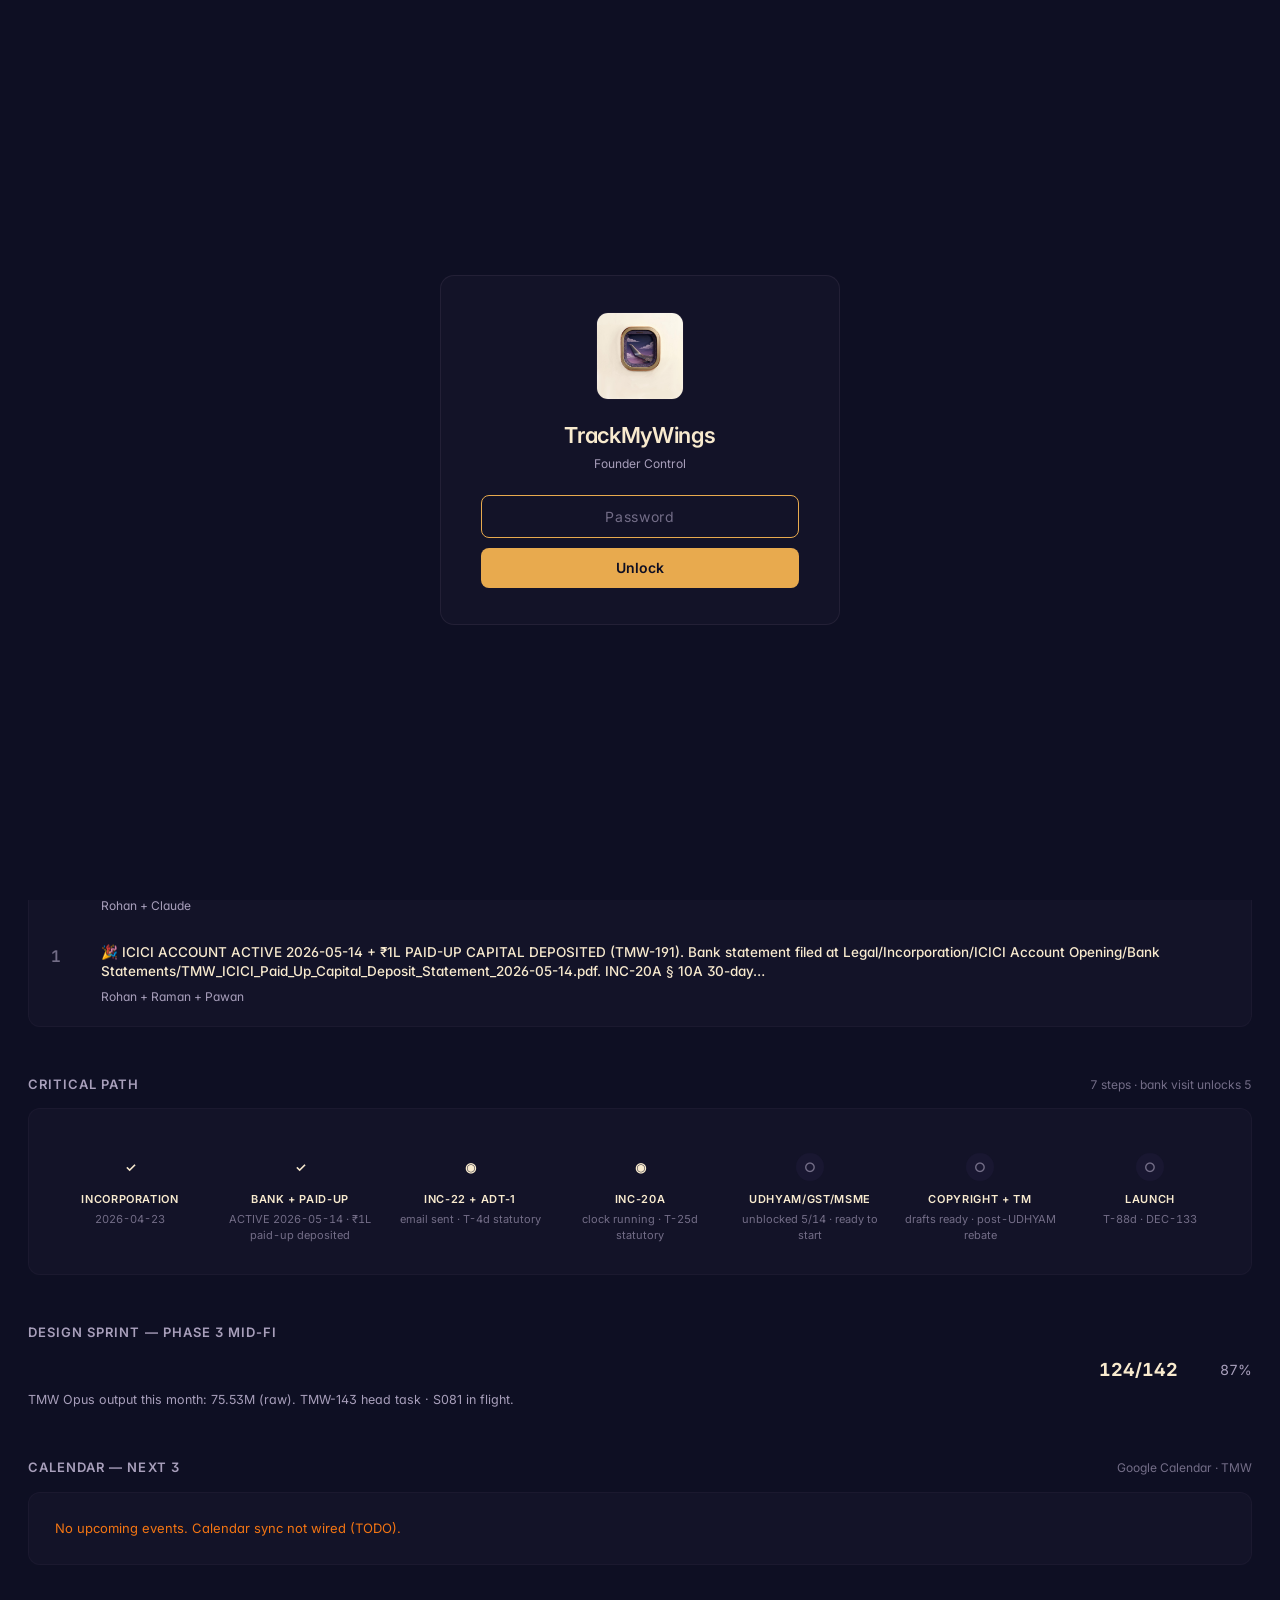
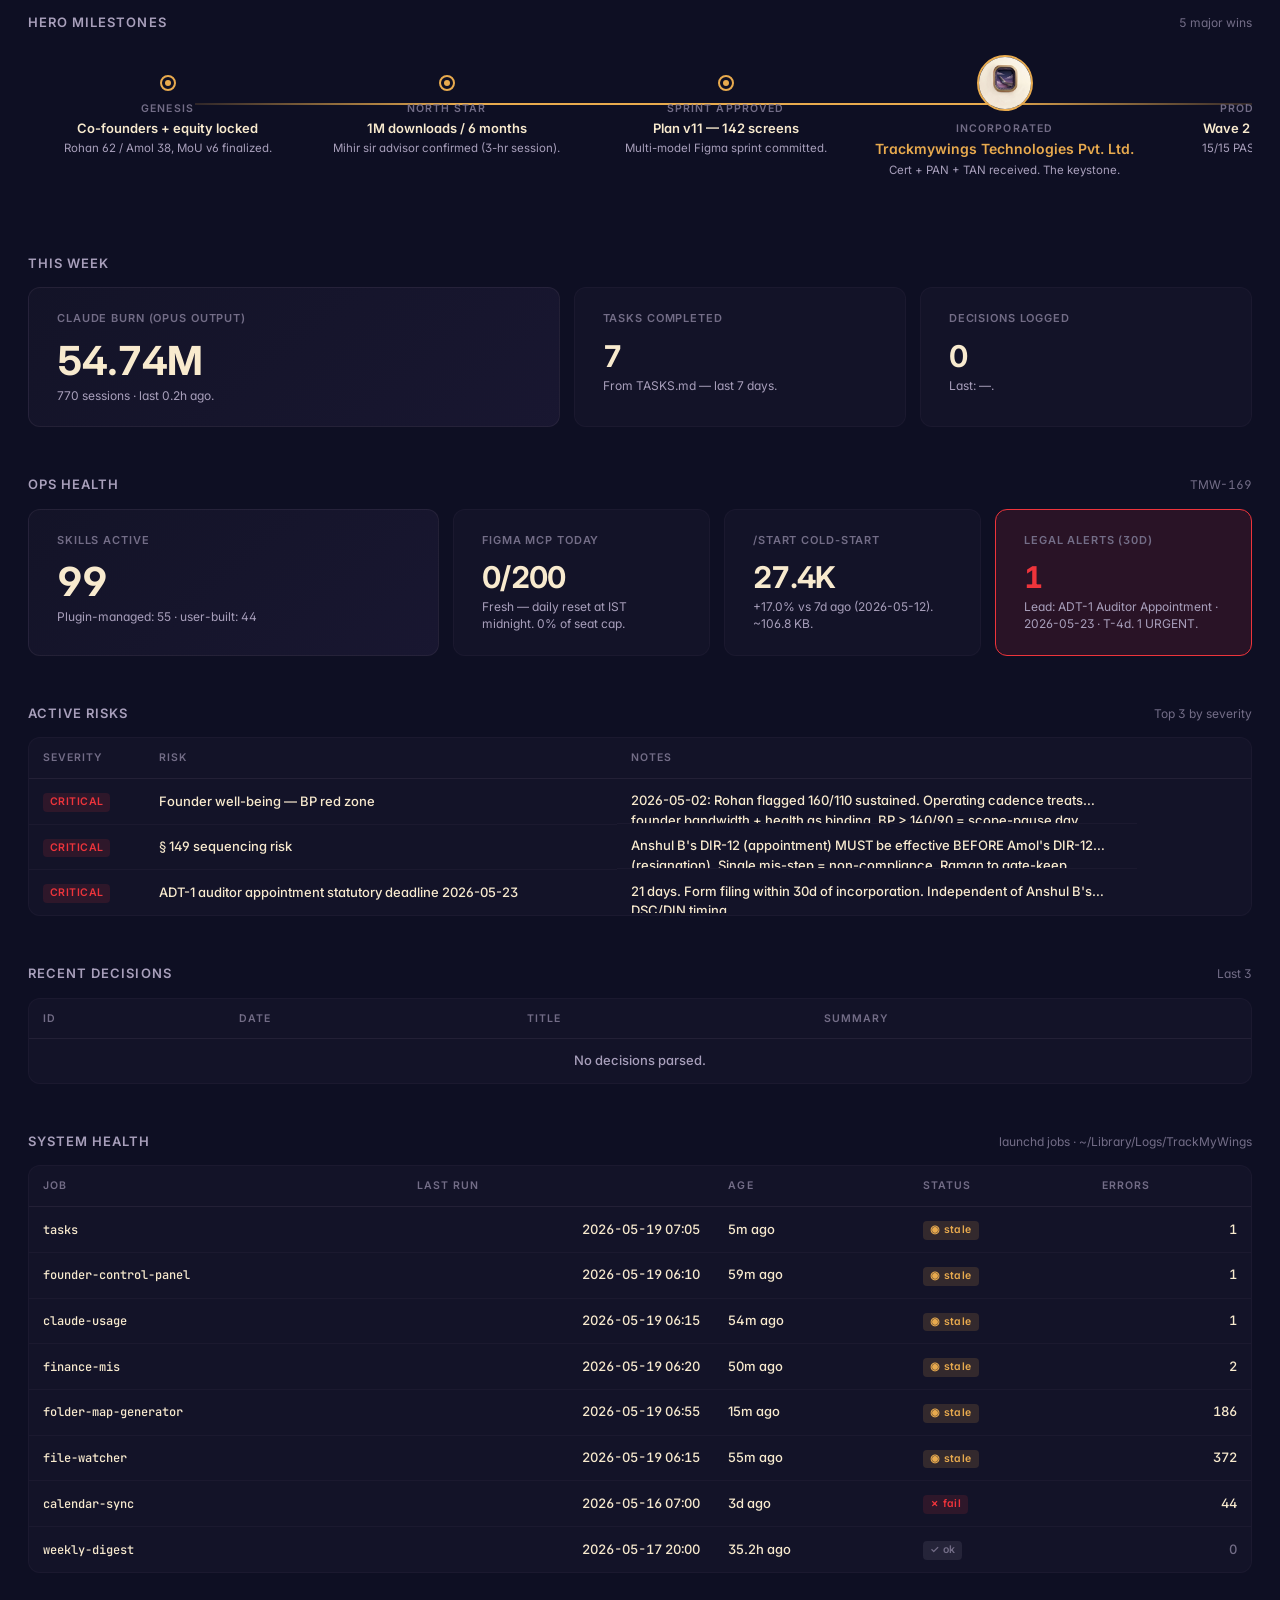
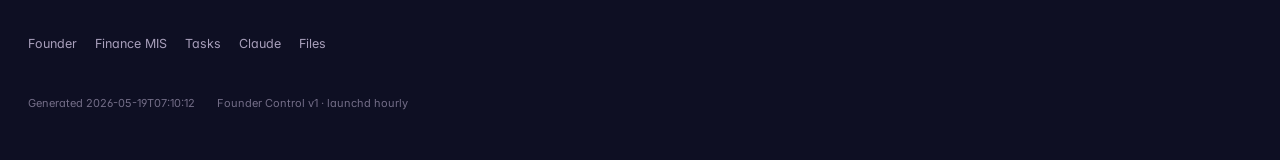
<file: index.html>
<!DOCTYPE html>
<html lang="en">
<head>
<meta charset="UTF-8">
<meta name="viewport" content="width=device-width,initial-scale=1.0">
<title>TrackMyWings · Founder Control</title>
<link rel="icon" type="image/jpeg" href="logo.jpeg">
<link rel="stylesheet" href="dashboard-tokens.css">
<link rel="stylesheet" href="dashboard-components.css">
<style>
  /* page-specific tweaks (≤30 lines) */
  .fc-truth { padding: 10px 28px; border-bottom: 1px solid var(--hairline-soft); background: var(--bg-elev); color: var(--ink-mid); font-size: 12.5px; font-feature-settings: 'tnum'; letter-spacing: 0; }
  .fc-truth b { color: var(--ink-hi); font-weight: 600; }
  .fc-truth .sep { color: var(--ink-low); margin: 0 10px; }
  /* .ds-metrics-equal removed — pages now inherit the asymmetric 1.6/1/1/1 grid from
     dashboard-tokens.css, with one tile carrying the .ds-metric-lead modifier. */
  .fc-pri-row { display: grid; grid-template-columns: 36px 1fr; gap: 14px; padding: 14px 0; border-bottom: 1px solid var(--hairline-soft); }
  .fc-pri-row:last-child { border-bottom: 0; }
  .fc-pri-num { font-family: 'JetBrains Mono', ui-monospace, monospace; color: var(--ink-low); font-size: 16px; font-weight: 600; padding-top: 2px; }
  .fc-pri-task { color: var(--ink-hi); font-weight: 500; font-size: 13.5px; line-height: 1.45; display: -webkit-box; -webkit-line-clamp: 2; -webkit-box-orient: vertical; overflow: hidden; }
  .fc-pri-meta { display: flex; gap: 16px; margin-top: 6px; font-size: 12px; color: var(--ink-mid); align-items: center; }
  .fc-pri-deadline.tone-warn { color: var(--warn); }
  .fc-pri-deadline.tone-danger { color: var(--danger); }
  .fc-cp-rail { display: grid; grid-template-columns: repeat(7, 1fr); gap: 12px; align-items: start; padding: 22px 0 8px; position: relative; }
  .fc-cp-rail::before { content: ''; position: absolute; top: 38px; left: 7%; right: 7%; height: 1px; background: var(--hairline-soft); z-index: 0; }
  .fc-cp-step { display: flex; flex-direction: column; align-items: center; text-align: center; position: relative; z-index: 1; }
  .fc-cp-dot { width: 28px; height: 28px; border-radius: 50%; display: grid; place-items: center; font-size: 13px; font-weight: 600; background: var(--bg-elev); border: 1px solid var(--hairline); }
  .fc-cp-dot.done { background: var(--signal-gold); border-color: var(--signal-gold); color: var(--bg); }
  .fc-cp-dot.inflight { background: transparent; border: 2px solid var(--signal-gold); color: var(--signal-gold); outline: 4px solid var(--signal-gold-tint); outline-offset: 0; animation: fcPulse 2.4s ease-in-out infinite; }
  .fc-cp-dot.pending { color: var(--ink-low); }
  @keyframes fcPulse { 0%,100% { outline-width: 4px; opacity: 1; } 50% { outline-width: 8px; opacity: 0.85; } }
  @media (prefers-reduced-motion: reduce) { .fc-cp-dot.inflight { animation: none; } }

  /* --- Phone: truth banner wraps; critical-path stepper goes vertical; cal/sprint reflow --- */
  @media (max-width: 700px) {
    .fc-truth { padding: 10px 14px; font-size: 11.5px; line-height: 1.6; }
    .fc-truth .sep { display: inline; margin: 0 6px; }
    .fc-cp-rail { grid-template-columns: 1fr; gap: 8px; padding: 14px 0 0; }
    .fc-cp-rail::before { display: none; }
    .fc-cp-step { flex-direction: row; text-align: left; gap: 12px; padding: 6px 0; border-bottom: 1px solid var(--hairline-soft); }
    .fc-cp-step:last-child { border-bottom: 0; }
    .fc-cp-dot { flex: 0 0 28px; }
    .fc-cp-label { margin-top: 0; font-size: 12px; }
    .fc-cp-detail { margin-top: 0; font-size: 11px; margin-left: auto; }
    .fc-sprint-row { grid-template-columns: 1fr 60px; gap: 10px; }
    .fc-sprint-pct { display: none; }
    .fc-cal-row { grid-template-columns: 1fr; gap: 4px; padding: 10px 0; }
    .fc-cal-time { font-size: 11.5px; }
  }
  @media (max-width: 480px) {
    .fc-pri-row { grid-template-columns: 24px 1fr; gap: 10px; padding: 10px 0; }
  }
  .fc-cp-label { margin-top: 10px; font-size: 11px; font-weight: 600; letter-spacing: .06em; text-transform: uppercase; color: var(--ink-hi); }
  .fc-cp-detail { margin-top: 3px; font-size: 11px; color: var(--ink-low); font-feature-settings: 'tnum'; }
  .fc-sprint-row { display: grid; grid-template-columns: 1fr 90px 60px; gap: 14px; align-items: center; }
  .fc-sprint-bar { height: 6px; background: var(--signal-gold-tint); border-radius: 3px; overflow: hidden; }
  .fc-sprint-bar i { display: block; height: 100%; background: var(--signal-gold); }
  .fc-sprint-num { font-size: 18px; font-weight: 700; color: var(--ink-hi); text-align: right; }
  .fc-sprint-pct { font-size: 14px; color: var(--ink-mid); text-align: right; }
  .fc-sprint-sub { margin-top: 8px; color: var(--ink-mid); font-size: 12.5px; }
  .fc-cal-row { display: grid; grid-template-columns: 180px 1fr; gap: 14px; padding: 10px 0; border-bottom: 1px solid var(--hairline-soft); }
  .fc-cal-row:last-child { border-bottom: 0; }
  .fc-cal-time { color: var(--ink-mid); }
  .fc-cal-title { color: var(--ink-hi); font-weight: 500; }
  .fc-cal-loc { color: var(--ink-low); font-size: 12px; }
  .fc-empty { padding: 18px 4px; color: var(--ink-mid); font-size: 13px; }
  .fc-empty.tone-warn { color: var(--warn); }
  .fc-empty-sub { color: var(--ink-low); margin-left: 6px; }
  .fc-clamp-1 { display: -webkit-box; -webkit-line-clamp: 1; -webkit-box-orient: vertical; overflow: hidden; max-width: 520px; }
  .fc-foot-links { display: flex; gap: 18px; padding: 14px 0; border-top: 1px solid var(--hairline-soft); margin-top: 22px; }
  .fc-foot-links a { color: var(--ink-mid); font-size: 12.5px; text-decoration: none; }
  .fc-foot-links a:hover { color: var(--signal-gold); }
</style>
</head>
<body>

<div class="ds-login-overlay" id="loginOverlay">
  <form class="ds-login-card" id="loginForm">
    <img class="ds-login-logo" src="logo.jpeg" alt="TrackMyWings">
    <div class="ds-login-title">TrackMyWings</div>
    <div class="ds-login-sub">Founder Control</div>
    <input type="password" id="password" class="ds-filter" placeholder="Password" autofocus autocomplete="current-password">
    <button type="submit" class="ds-btn-primary">Unlock</button>
    <div class="ds-login-err" id="loginError">Incorrect password</div>
  </form>
</div>

<div class="fc-truth">T-88 launch · Bank ✅ 2026-05-14 · INC-20A T-25 · Phase 3 87% · ₹100,000 cash / ₹98,498 receivable · 8 priorities · 0 overdue · last sync 60m ago</div>

<div class="ds-wrap">
  <header class="ds-top">
    <div class="ds-top-brand">
      <img class="ds-top-logo" src="logo.jpeg" alt="TrackMyWings">
      <div>
        <h1 class="ds-display">Founder Control</h1>
        <div class="ds-lede">Your operating cockpit. Refreshed hourly.</div>
      </div>
    </div>
    <nav class="ds-nav">
      <a href="index.html" class="ds-nav-active">Founder</a>
      <a href="finance-mis.html">Finance MIS</a>
      <a href="tasks.html">Tasks</a>
      <a href="claude-usage.html">Claude</a>
      <a href="folder-map.html">Files</a>
      <a href="legal.html">Legal</a>
      <button onclick="location.reload(true)" title="Hard refresh">Refresh</button>
    </nav>
  </header>

  <div class="ds-stale" id="staleBanner"></div>

  
    <div class="ds-metrics">
      <div class="ds-metric ds-metric-lead tone-gold">
        <div class="ds-metric-lbl">Days to launch</div>
        <div class="ds-metric-val num">T-88</div>
        <div class="ds-metric-sub">Target 2026-08-15 (DEC-133). Phase 3 87% · Hi-fi single-screen craft (DEC-142).</div>
      </div>
      <div class="ds-metric">
        <div class="ds-metric-lbl">Critical path</div>
        <div class="ds-metric-val num">3 of 7 — INC-22 + ADT-1</div>
        <div class="ds-metric-sub">Bank ✅ · INC-22 email sent (5/14) · INC-20A clock running (T-25d) · UDHYAM/GST next.</div>
      </div>
      <div class="ds-metric">
        <div class="ds-metric-lbl">Opus output, TMW · this month</div>
        <div class="ds-metric-val num">75.53M</div>
        <div class="ds-metric-sub">Scoped to TrackMyWings project. Raw output tokens, no ceiling.</div>
      </div>
      <div class="ds-metric ">
        <div class="ds-metric-lbl">Tasks overdue</div>
        <div class="ds-metric-val num">0</div>
        <div class="ds-metric-sub">From 41 active. Sweep when above zero.</div>
      </div>
    </div>
    

  <section class="ds-section">
    <div class="ds-section-head"><div class="ds-section-title">Cash position</div></div>
    
        <div class="ds-metrics">
          <div class="ds-metric ds-metric-lead">
            <div class="ds-metric-lbl">Cash on hand</div>
            <div class="ds-metric-val num">₹100,000</div>
            <div class="ds-metric-sub">Pre-bank. Becomes ₹1,00,000 after TMW-151 capital deposit.</div>
          </div>
          <div class="ds-metric">
            <div class="ds-metric-lbl">Founder receivable</div>
            <div class="ds-metric-val num">₹98,498</div>
            <div class="ds-metric-sub">YTD founder-funded bills.</div>
          </div>
          <div class="ds-metric">
            <div class="ds-metric-lbl">YTD burn</div>
            <div class="ds-metric-val num">₹98,498</div>
            <div class="ds-metric-sub">Equal to receivable today.</div>
          </div>
          <div class="ds-metric">
            <div class="ds-metric-lbl">Pending capital</div>
            <div class="ds-metric-val num">₹100,000</div>
            <div class="ds-metric-sub">₹62K + ₹38K at bank visit.</div>
          </div>
        </div>
        
  </section>

  <section class="ds-section">
    <div class="ds-section-head">
      <div class="ds-section-title">Top priorities — now</div>
      <div class="ds-section-aside">8 active</div>
    </div>
    <div class="ds-frame ds-frame-flush" style="padding:6px 22px;">
      
    <div class="fc-pri-row">
      <div class="fc-pri-num">0</div>
      <div class="fc-pri-body">
        <div class="fc-pri-task">🎯 FUNDRAISE PACK SHIPPED S113 (TMW-233/234/235 + D + Founder Slide + AOP) — pre-money ₹25-40 cr defensible · ₹3-6 cr Pre-Seed ask for 10-15%. All artifacts at Strategy/Fundraising/{Decks,Briefs,FAQ}/Active/ + Finance/Models/Plan/Active/. 1…</div>
        <div class="fc-pri-meta">
          <span class="fc-pri-owner">Rohan + Claude</span>
          <span class="fc-pri-deadline "></span>
        </div>
      </div>
    </div>
    
    <div class="fc-pri-row">
      <div class="fc-pri-num">0a</div>
      <div class="fc-pri-body">
        <div class="fc-pri-task">TMW-220 OD-first build · 52/142 specs locked (36.6%) post-S112. Cumulative: 3 historical (2.20/7.8/9.5) + 7 pass-1 (1.1-1.7 onboarding) + 7 pass-2 (2.1-2.7 flight discovery) + 7 pass-3 HM apex (3.1/5.1/5.2/5.6/5.11/5.15/6.6) + 28 pass-4/5/…</div>
        <div class="fc-pri-meta">
          <span class="fc-pri-owner">Rohan + Claude</span>
          <span class="fc-pri-deadline "></span>
        </div>
      </div>
    </div>
    
    <div class="fc-pri-row">
      <div class="fc-pri-num">1</div>
      <div class="fc-pri-body">
        <div class="fc-pri-task">🎉 ICICI ACCOUNT ACTIVE 2026-05-14 + ₹1L PAID-UP CAPITAL DEPOSITED (TMW-191). Bank statement filed at Legal/Incorporation/ICICI Account Opening/Bank Statements/TMW_ICICI_Paid_Up_Capital_Deposit_Statement_2026-05-14.pdf. INC-20A § 10A 30-day…</div>
        <div class="fc-pri-meta">
          <span class="fc-pri-owner">Rohan + Raman + Pawan</span>
          <span class="fc-pri-deadline "></span>
        </div>
      </div>
    </div>
    
    </div>
  </section>

  <section class="ds-section">
    <div class="ds-section-head">
      <div class="ds-section-title">Critical path</div>
      <div class="ds-section-aside">7 steps · bank visit unlocks 5</div>
    </div>
    <div class="ds-frame">
      
    <div class="fc-cp-rail">
      
        <div class="fc-cp-step">
          <div class="fc-cp-dot done"><span>✓</span></div>
          <div class="fc-cp-label">Incorporation</div>
          <div class="fc-cp-detail">2026-04-23</div>
        </div>
        
        <div class="fc-cp-step">
          <div class="fc-cp-dot done"><span>✓</span></div>
          <div class="fc-cp-label">Bank + paid-up</div>
          <div class="fc-cp-detail">ACTIVE 2026-05-14 · ₹1L paid-up deposited</div>
        </div>
        
        <div class="fc-cp-step">
          <div class="fc-cp-dot inflight"><span>◉</span></div>
          <div class="fc-cp-label">INC-22 + ADT-1</div>
          <div class="fc-cp-detail">email sent · T-4d statutory</div>
        </div>
        
        <div class="fc-cp-step">
          <div class="fc-cp-dot inflight"><span>◉</span></div>
          <div class="fc-cp-label">INC-20A</div>
          <div class="fc-cp-detail">clock running · T-25d statutory</div>
        </div>
        
        <div class="fc-cp-step">
          <div class="fc-cp-dot pending"><span>○</span></div>
          <div class="fc-cp-label">UDHYAM/GST/MSME</div>
          <div class="fc-cp-detail">unblocked 5/14 · ready to start</div>
        </div>
        
        <div class="fc-cp-step">
          <div class="fc-cp-dot pending"><span>○</span></div>
          <div class="fc-cp-label">Copyright + TM</div>
          <div class="fc-cp-detail">drafts ready · post-UDHYAM rebate</div>
        </div>
        
        <div class="fc-cp-step">
          <div class="fc-cp-dot pending"><span>○</span></div>
          <div class="fc-cp-label">Launch</div>
          <div class="fc-cp-detail">T-88d · DEC-133</div>
        </div>
        
    </div>
    
    </div>
  </section>

  
    <section class="ds-section">
      <div class="ds-section-head">
        <div class="ds-section-title">Design sprint — Phase 3 mid-fi</div>
        <div class="ds-section-aside"></div>
      </div>
      <div class="fc-sprint-row">
        <div class="fc-sprint-bar">
          <i style="width:87%"></i>
        </div>
        <div class="fc-sprint-num num">124/142</div>
        <div class="fc-sprint-pct num">87%</div>
      </div>
      <div class="fc-sprint-sub">
        TMW Opus output this month: 75.53M (raw).
        TMW-143 head task · S081 in flight.
      </div>
    </section>
    

  <section class="ds-section">
    <div class="ds-section-head">
      <div class="ds-section-title">Calendar — next 3</div>
      <div class="ds-section-aside">Google Calendar · TMW</div>
    </div>
    <div class="ds-frame ds-frame-flush" style="padding:8px 22px;">
      <div class="fc-empty tone-warn">No upcoming events. Calendar sync not wired (TODO).</div>
    </div>
  </section>

  <section class="ds-section" id="heroSection">
    <div class="ds-section-head">
      <div class="ds-section-title">Hero milestones</div>
      <div class="ds-section-aside">5 major wins</div>
    </div>
    
    <div class="ds-milestones">
      <div class="ds-milestone-rail" style="grid-template-columns:repeat(5, minmax(180px, 1fr));">
        
        <div class="ds-milestone">
          <div class="ds-milestone-dot"></div>
          <div class="ds-milestone-date">Genesis</div>
          <div class="ds-milestone-title">Co-founders + equity locked</div>
          <div class="ds-milestone-note">Rohan 62 / Amol 38, MoU v6 finalized.</div>
        </div>
        
        <div class="ds-milestone">
          <div class="ds-milestone-dot"></div>
          <div class="ds-milestone-date">North Star</div>
          <div class="ds-milestone-title">1M downloads / 6 months</div>
          <div class="ds-milestone-note">Mihir sir advisor confirmed (3-hr session).</div>
        </div>
        
        <div class="ds-milestone">
          <div class="ds-milestone-dot"></div>
          <div class="ds-milestone-date">Sprint Approved</div>
          <div class="ds-milestone-title">Plan v11 — 142 screens</div>
          <div class="ds-milestone-note">Multi-model Figma sprint committed.</div>
        </div>
        
        <div class="ds-milestone keystone">
          <div class="ds-milestone-dot"><img src="logo.jpeg" class="ds-milestone-logo" alt="TMW"></div>
          <div class="ds-milestone-date">Incorporated</div>
          <div class="ds-milestone-title">Trackmywings Technologies Pvt. Ltd.</div>
          <div class="ds-milestone-note">Cert + PAN + TAN received. The keystone.</div>
        </div>
        
        <div class="ds-milestone">
          <div class="ds-milestone-dot"></div>
          <div class="ds-milestone-date">Production Proof</div>
          <div class="ds-milestone-title">Wave 2 HM-apex shipped</div>
          <div class="ds-milestone-note">15/15 PASS, reviewer avg 8.49.</div>
        </div>
        
      </div>
    </div>
    
  </section>

  
    <section class="ds-section">
      <div class="ds-section-head"><div class="ds-section-title">This week</div></div>
      <div class="ds-metrics ds-metrics-3">
        <div class="ds-metric ds-metric-lead">
          <div class="ds-metric-lbl">Claude burn (Opus output)</div>
          <div class="ds-metric-val num">54.74M</div>
          <div class="ds-metric-sub">770 sessions · last 0.2h ago.</div>
        </div>
        <div class="ds-metric">
          <div class="ds-metric-lbl">Tasks completed</div>
          <div class="ds-metric-val num">7</div>
          <div class="ds-metric-sub">From TASKS.md — last 7 days.</div>
        </div>
        <div class="ds-metric">
          <div class="ds-metric-lbl">Decisions logged</div>
          <div class="ds-metric-val num">0</div>
          <div class="ds-metric-sub">Last: —.</div>
        </div>
      </div>
    </section>
    

  
    <section class="ds-section">
      <div class="ds-section-head">
        <div class="ds-section-title">Ops health</div>
        <div class="ds-section-aside">TMW-169</div>
      </div>
      <div class="ds-metrics">
        <div class="ds-metric ds-metric-lead">
          <div class="ds-metric-lbl">Skills active</div>
          <div class="ds-metric-val num">99</div>
          <div class="ds-metric-sub">Plugin-managed: 55 · user-built: 44</div>
        </div>
        <div class="ds-metric ">
          <div class="ds-metric-lbl">Figma MCP today</div>
          <div class="ds-metric-val num">0/200</div>
          <div class="ds-metric-sub">Fresh — daily reset at IST midnight. 0% of seat cap.</div>
        </div>
        <div class="ds-metric">
          <div class="ds-metric-lbl">/start cold-start</div>
          <div class="ds-metric-val num">27.4K</div>
          <div class="ds-metric-sub">+17.0% vs 7d ago (2026-05-12). ~106.8 KB.</div>
        </div>
        <div class="ds-metric tone-danger">
          <div class="ds-metric-lbl">Legal alerts (30d)</div>
          <div class="ds-metric-val num">1</div>
          <div class="ds-metric-sub">Lead: ADT-1 Auditor Appointment · 2026-05-23 · T-4d. 1 URGENT.</div>
        </div>
      </div>
    </section>
    

  <section class="ds-section">
    <div class="ds-section-head">
      <div class="ds-section-title">Active risks</div>
      <div class="ds-section-aside">Top 3 by severity</div>
    </div>
    <div class="ds-frame ds-frame-flush">
      <table class="ds-table">
        <thead><tr><th>Severity</th><th>Risk</th><th>Notes</th></tr></thead>
        <tbody>
        <tr>
          <td><span class="ds-badge ds-badge-pri-critical">CRITICAL</span></td>
          <td>Founder well-being — BP red zone</td>
          <td class="fc-clamp-1">2026-05-02: Rohan flagged 160/110 sustained. Operating cadence treats founder bandwidth + health as binding. BP &gt; 140/90 = scope-pause day…</td>
        </tr>
        
        <tr>
          <td><span class="ds-badge ds-badge-pri-critical">CRITICAL</span></td>
          <td>§ 149 sequencing risk</td>
          <td class="fc-clamp-1">Anshul B's DIR-12 (appointment) MUST be effective BEFORE Amol's DIR-12 (resignation). Single mis-step = non-compliance. Raman to gate-keep.</td>
        </tr>
        
        <tr>
          <td><span class="ds-badge ds-badge-pri-critical">CRITICAL</span></td>
          <td>ADT-1 auditor appointment statutory deadline 2026-05-23</td>
          <td class="fc-clamp-1">21 days. Form filing within 30d of incorporation. Independent of Anshul B's DSC/DIN timing.</td>
        </tr>
        </tbody>
      </table>
    </div>
  </section>

  <section class="ds-section">
    <div class="ds-section-head">
      <div class="ds-section-title">Recent decisions</div>
      <div class="ds-section-aside">Last 3</div>
    </div>
    <div class="ds-frame ds-frame-flush">
      <table class="ds-table">
        <thead><tr><th>ID</th><th>Date</th><th>Title</th><th>Summary</th></tr></thead>
        <tbody><tr><td colspan="4" class="ds-table-empty">No decisions parsed.</td></tr></tbody>
      </table>
    </div>
  </section>

  <section class="ds-section">
    <div class="ds-section-head">
      <div class="ds-section-title">System health</div>
      <div class="ds-section-aside">launchd jobs · ~/Library/Logs/TrackMyWings</div>
    </div>
    <div class="ds-frame ds-frame-flush">
      <table class="ds-table">
        <thead><tr><th>Job</th><th>Last run</th><th>Age</th><th>Status</th><th>Errors</th></tr></thead>
        <tbody>
        <tr>
          <td><code>tasks</code></td>
          <td class="num">2026-05-19 07:05</td>
          <td>5m ago</td>
          <td><span class="ds-badge ds-badge-pri-medium">◉ stale</span></td>
          <td class="num"><span class="num">1</span></td>
        </tr>
        
        <tr>
          <td><code>founder-control-panel</code></td>
          <td class="num">2026-05-19 06:10</td>
          <td>59m ago</td>
          <td><span class="ds-badge ds-badge-pri-medium">◉ stale</span></td>
          <td class="num"><span class="num">1</span></td>
        </tr>
        
        <tr>
          <td><code>claude-usage</code></td>
          <td class="num">2026-05-19 06:15</td>
          <td>54m ago</td>
          <td><span class="ds-badge ds-badge-pri-medium">◉ stale</span></td>
          <td class="num"><span class="num">1</span></td>
        </tr>
        
        <tr>
          <td><code>finance-mis</code></td>
          <td class="num">2026-05-19 06:20</td>
          <td>50m ago</td>
          <td><span class="ds-badge ds-badge-pri-medium">◉ stale</span></td>
          <td class="num"><span class="num">2</span></td>
        </tr>
        
        <tr>
          <td><code>folder-map-generator</code></td>
          <td class="num">2026-05-19 06:55</td>
          <td>15m ago</td>
          <td><span class="ds-badge ds-badge-pri-medium">◉ stale</span></td>
          <td class="num"><span class="num">186</span></td>
        </tr>
        
        <tr>
          <td><code>file-watcher</code></td>
          <td class="num">2026-05-19 06:15</td>
          <td>55m ago</td>
          <td><span class="ds-badge ds-badge-pri-medium">◉ stale</span></td>
          <td class="num"><span class="num">372</span></td>
        </tr>
        
        <tr>
          <td><code>calendar-sync</code></td>
          <td class="num">2026-05-16 07:00</td>
          <td>3d ago</td>
          <td><span class="ds-badge ds-badge-pri-critical">✗ fail</span></td>
          <td class="num"><span class="num">44</span></td>
        </tr>
        
        <tr>
          <td><code>weekly-digest</code></td>
          <td class="num">2026-05-17 20:00</td>
          <td>35.2h ago</td>
          <td><span class="ds-badge ds-badge-pri-low">✓ ok</span></td>
          <td class="num"><span class="num" style="color:var(--ink-low);">0</span></td>
        </tr>
        </tbody>
      </table>
    </div>
  </section>

  <div class="fc-foot-links">
    <a href="index.html">Founder</a>
    <a href="finance-mis.html">Finance MIS</a>
    <a href="tasks.html">Tasks</a>
    <a href="claude-usage.html">Claude</a>
    <a href="folder-map.html">Files</a>
  </div>

  <div class="ds-meta">
    <span>Generated <span id="generatedAt">2026-05-19T07:10:12</span></span>
    <span>Founder Control v1 · launchd hourly</span>
  </div>
</div>

<script>
// --- Auth gate ---
const PASSWORD_HASH = '22900e4738455f5c92593a95b6e0c5d228698a80385e4f1f2d272e8f8f49aec6';
async function sha256(msg) {
  const buf = await crypto.subtle.digest('SHA-256', new TextEncoder().encode(msg));
  return Array.from(new Uint8Array(buf)).map(b => b.toString(16).padStart(2, '0')).join('');
}
function unlock() {
  document.body.classList.add('unlocked');
  document.querySelector('#loginOverlay').style.display = 'none';
}
if (sessionStorage.getItem('tmw_auth') === 'true') unlock();
document.getElementById('loginForm').addEventListener('submit', async e => {
  e.preventDefault();
  const hash = await sha256(document.getElementById('password').value);
  if (hash === PASSWORD_HASH) {
    sessionStorage.setItem('tmw_auth', 'true');
    unlock();
  } else {
    const err = document.getElementById('loginError');
    err.classList.add('show');
    setTimeout(() => err.classList.remove('show'), 2000);
    document.getElementById('password').value = '';
  }
});

// --- Stale banner: warn if >150 min old (hourly @ :15 schedule) ---
const GENERATED_EPOCH = 1779154812;
(function(){
  const ageMin = (Date.now()/1000 - GENERATED_EPOCH) / 60;
  if (ageMin > 150) {
    const b = document.getElementById('staleBanner');
    b.innerHTML = `<b>Snapshot is ${Math.round(ageMin)} min old.</b> The hourly launchd job may have failed. Check <code>~/Library/Logs/TrackMyWings/founder-control-panel.error.log</code>.`;
    b.classList.add('show');
  }
})();

// Keyboard: 'r' reloads, ESC blurs
document.addEventListener('keydown', e => {
  if (!document.body.classList.contains('unlocked')) return;
  if (e.key === 'r' && !['INPUT','TEXTAREA','SELECT'].includes(document.activeElement.tagName)) {
    location.reload(true);
  }
});
</script>
</body>
</html>
</file>
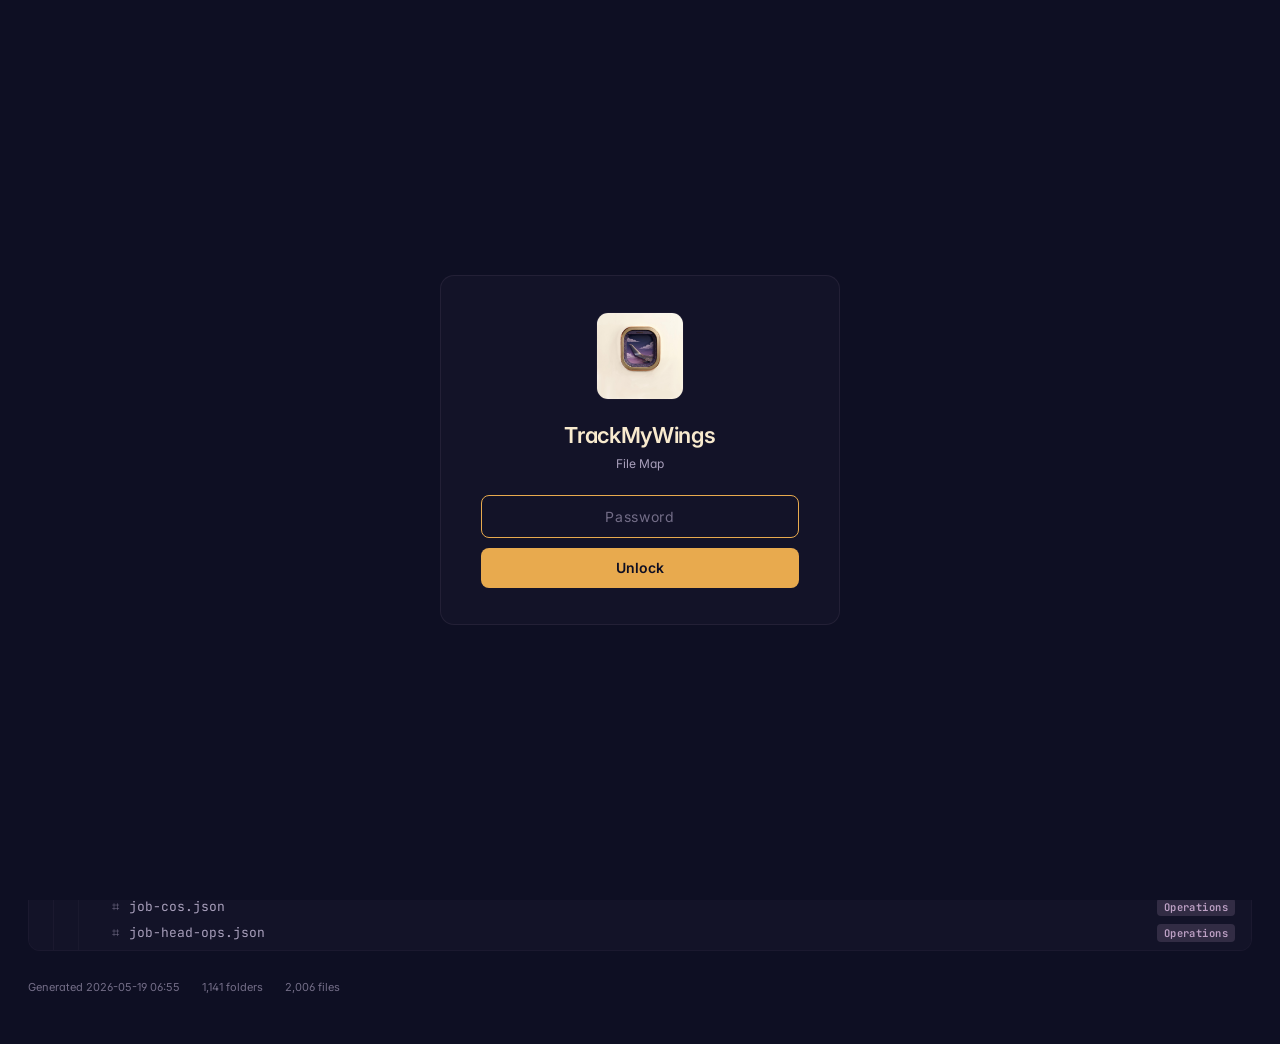
<file: folder-map.html>
<!DOCTYPE html>
<html lang="en">
<head>
<meta charset="UTF-8">
<meta name="viewport" content="width=device-width, initial-scale=1.0">
<title>TrackMyWings · Files</title>
<link rel="icon" type="image/jpeg" href="logo.jpeg">
<link rel="stylesheet" href="dashboard-tokens.css">
<link rel="stylesheet" href="dashboard-components.css">
<style>
  .fm-summary {
    font-size: 13px;
    color: var(--ink-mid);
    padding: var(--sp-md) 0 var(--sp-lg);
    border-bottom: 1px solid var(--line-soft);
    margin-bottom: var(--sp-lg);
  }
  .fm-summary strong { color: var(--ink-hi); font-weight: 600; }
  .fm-summary .fm-summary-num { font-variant-numeric: tabular-nums; }

  .fm-controls {
    display: flex;
    gap: var(--sp-sm);
    flex-wrap: wrap;
    margin-bottom: var(--sp-md);
  }
  .fm-controls .ds-filter { min-width: 200px; flex: 1; }

  .fm-breadcrumb {
    display: none;
    background: var(--bg-card);
    border: 1px solid var(--line-soft);
    border-radius: var(--r-md);
    padding: 10px var(--sp-md);
    margin-bottom: var(--sp-md);
    font-size: 12px;
    color: var(--ink-mid);
    align-items: center;
    gap: 10px;
    flex-wrap: wrap;
  }
  .fm-breadcrumb.show { display: flex; }
  .fm-breadcrumb .fm-bc-path {
    flex: 1;
    color: var(--ink-hi);
    font-family: 'JetBrains Mono', ui-monospace, monospace;
    font-size: 12px;
    word-break: break-all;
  }
  .fm-breadcrumb .fm-bc-sep { color: var(--ink-low); margin: 0 4px; }
  .fm-breadcrumb button {
    background: var(--gold-tint);
    color: var(--gold);
    border: none;
    padding: 5px 10px;
    border-radius: var(--r-sm);
    font-size: 11px;
    font-weight: 600;
    cursor: pointer;
    transition: filter var(--t-fast) var(--ease);
  }
  .fm-breadcrumb button:hover { background: var(--gold); color: var(--bg-base); }
  .fm-bc-close {
    background: transparent !important;
    color: var(--ink-low) !important;
    border: 1px solid var(--line) !important;
    margin-left: 4px;
    padding: 4px 9px !important;
    font-size: 13px !important;
    line-height: 1 !important;
  }
  .fm-bc-close:hover { color: var(--ink-hi) !important; border-color: var(--gold) !important; background: transparent !important; }

  .fm-tree {
    background: var(--bg-card);
    border: 1px solid var(--line-soft);
    border-radius: var(--r-lg);
    padding: var(--sp-md) 0;
    font-family: 'JetBrains Mono', ui-monospace, monospace;
    font-size: 13px;
    line-height: 1.7;
    max-height: 75vh;
    overflow-y: auto;
  }

  .fm-node {
    display: flex;
    align-items: center;
    gap: 6px;
    padding: 2px 16px 2px 8px;
    cursor: default;
    user-select: none;
    border-radius: 0;
  }
  .fm-node.fm-clickable { cursor: pointer; }
  .fm-node.fm-clickable:hover { background: var(--bg-elev); }
  .fm-node.fm-folder { color: var(--ink-hi); font-weight: 500; }
  .fm-node.fm-file   { color: var(--ink-mid); }
  .fm-node.fm-match  { background: var(--gold-tint-soft); }
  .fm-node.fm-match .fm-name { color: var(--gold); font-weight: 600; }
  .fm-node.fm-selected { background: var(--gold-tint); }
  .fm-node.fm-selected .fm-name { color: var(--gold); font-weight: 600; }

  .fm-node.fm-depth-1 { font-size: 13.5px; font-weight: 600; }
  .fm-node.fm-depth-2 { font-size: 13px; }
  .fm-node.fm-depth-3 { font-size: 12.5px; }
  .fm-node.fm-depth-4 { font-size: 12px; color: var(--ink-mid); }
  .fm-node.fm-depth-5,
  .fm-node.fm-depth-6,
  .fm-node.fm-depth-7 { font-size: 11.5px; color: var(--ink-low); }

  .fm-toggle {
    width: 14px;
    color: var(--ink-low);
    display: inline-block;
    text-align: center;
    transition: transform var(--t-fast) var(--ease);
    flex-shrink: 0;
  }
  .fm-toggle.fm-open { transform: rotate(90deg); }
  .fm-toggle.fm-leaf { visibility: hidden; }

  .fm-icon {
    width: 16px;
    text-align: center;
    flex-shrink: 0;
    color: var(--ink-low);
  }
  .fm-folder .fm-icon { color: var(--gold); }

  .fm-name { flex-shrink: 1; }
  .fm-meta { margin-left: auto; display: flex; gap: 6px; align-items: center; flex-shrink: 0; }

  .fm-children {
    margin-left: 24px;
    border-left: 1px solid var(--line-soft);
    padding-left: 0;
  }
  .fm-children.fm-collapsed { display: none; }

  /* Empty / no-results state */
  .fm-no-match {
    padding: var(--sp-xl);
    text-align: center;
    color: var(--ink-mid);
    font-family: inherit;
    font-size: 13px;
  }

  /* Tree controls extras */
  .fm-ctrl-btn {
    background: transparent;
    color: var(--ink-mid);
    border: 1px solid var(--line);
    border-radius: var(--r-md);
    padding: 9px 13px;
    font-size: 12px;
    cursor: pointer;
    font-family: inherit;
    transition: color var(--t-fast) var(--ease), border-color var(--t-fast) var(--ease);
  }
  .fm-ctrl-btn:hover { color: var(--gold); border-color: var(--gold); }

  /* --- Phone: tighter tree + summary + breadcrumb wraps --- */
  @media (max-width: 700px) {
    .fm-summary { font-size: 12px; padding: var(--sp-sm) 0 var(--sp-md); }
    .fm-controls { gap: 6px; }
    .fm-controls .ds-filter { min-width: 0; flex: 1 1 calc(50% - 6px); }
    .fm-controls input.ds-filter { flex: 1 1 100%; }
    .fm-ctrl-btn { padding: 8px 11px; font-size: 11.5px; }
    .fm-tree { font-size: 12px; padding: 10px 0; max-height: 70vh; }
    .fm-node { padding: 2px 10px 2px 6px; }
    .fm-children { margin-left: 14px; }
    .fm-node.fm-depth-1 { font-size: 12.5px; }
    .fm-node.fm-depth-2 { font-size: 12px; }
    .fm-node.fm-depth-3 { font-size: 11.5px; }
    .fm-node.fm-depth-4,
    .fm-node.fm-depth-5,
    .fm-node.fm-depth-6,
    .fm-node.fm-depth-7 { font-size: 11px; }
    .fm-meta .ds-badge { display: none; }  /* dept badges hidden on phone — too cramped */
    .fm-breadcrumb { padding: 8px 12px; flex-wrap: wrap; gap: 8px; }
    .fm-bc-path { font-size: 11.5px; flex: 1 1 100%; }
  }
</style>
</head>
<body>

<div class="ds-login-overlay" id="loginOverlay">
  <form class="ds-login-card" id="loginForm">
    <img class="ds-login-logo" src="logo.jpeg" alt="TrackMyWings">
    <div class="ds-login-title">TrackMyWings</div>
    <div class="ds-login-sub">File Map</div>
    <input type="password" id="password" class="ds-filter" placeholder="Password" autofocus autocomplete="current-password">
    <button type="submit" class="ds-btn-primary">Unlock</button>
    <div class="ds-login-err" id="loginError">Incorrect password</div>
  </form>
</div>

<div class="ds-wrap">
  <header class="ds-top">
    <div class="ds-top-brand">
      <img class="ds-top-logo" src="logo.jpeg" alt="TrackMyWings">
      <div>
        <h1 class="ds-display">Files</h1>
        <div class="ds-lede">Project file system, auto-updated hourly.</div>
      </div>
    </div>
    <nav class="ds-nav">
      <a href="index.html">Founder</a>
      <a href="finance-mis.html">Finance MIS</a>
      <a href="tasks.html">Tasks</a>
      <a href="claude-usage.html">Claude</a>
      <a href="folder-map.html" class="ds-nav-active">Files</a>
      <a href="legal.html">Legal</a>
      <button onclick="location.reload(true)" title="Hard refresh">Refresh</button>
    </nav>
  </header>

  <div class="fm-summary">
    <strong class="fm-summary-num">1,141</strong> folders ·
    <strong class="fm-summary-num">2,006</strong> files —
    <span class="fm-summary-num">1046 md, 136 xlsx, 67 pdf, 96 docx, 74 html, 31 images</span>
  </div>

  <div class="fm-controls">
    <input type="text" id="treeSearch" class="ds-filter" placeholder="Search files / folders ( / to focus )">
    <select id="deptFilter" class="ds-filter">
      <option value="">All departments</option>
      <option value="Operations">Operations</option>
      <option value="Product">Product</option>
      <option value="Engineering">Engineering</option>
      <option value="Design">Design</option>
      <option value="Finance">Finance</option>
      <option value="Legal">Legal</option>
      <option value="Marketing">Marketing</option>
      <option value="Sales">Sales</option>
      <option value="Strategy">Strategy</option>
      <option value="People">People</option>
      <option value="Customer Success">Customer Success</option>
      <option value="Archive">Archive</option>
    </select>
    <button class="fm-ctrl-btn" onclick="expandAll()">Expand all</button>
    <button class="fm-ctrl-btn" onclick="collapseAll()">Collapse all</button>
  </div>

  <div class="fm-breadcrumb" id="breadcrumb">
    <span style="color:var(--ink-low);">Selected:</span>
    <span class="fm-bc-path" id="bcPath"></span>
    <button onclick="copyPath()" id="copyBtn">Copy path</button>
    <button onclick="dismissBreadcrumb()" class="fm-bc-close" aria-label="Dismiss selection">&times;</button>
  </div>

  <div class="fm-tree" id="folderTree"></div>

  <div class="ds-meta">
    <span>Generated 2026-05-19 06:55</span>
    <span>1,141 folders</span>
    <span>2,006 files</span>
  </div>
</div>

<script>
// --- Auth gate ---
const PASSWORD_HASH = '22900e4738455f5c92593a95b6e0c5d228698a80385e4f1f2d272e8f8f49aec6';
async function sha256(msg) {
  const buf = await crypto.subtle.digest('SHA-256', new TextEncoder().encode(msg));
  return Array.from(new Uint8Array(buf)).map(b => b.toString(16).padStart(2, '0')).join('');
}
function unlock() { document.body.classList.add('unlocked'); document.getElementById('loginOverlay').style.display = 'none'; }
if (sessionStorage.getItem('tmw_auth') === 'true') unlock();
document.getElementById('loginForm').addEventListener('submit', async e => {
  e.preventDefault();
  const hash = await sha256(document.getElementById('password').value);
  if (hash === PASSWORD_HASH) {
    sessionStorage.setItem('tmw_auth', 'true');
    unlock();
  } else {
    const err = document.getElementById('loginError');
    err.classList.add('show');
    setTimeout(() => err.classList.remove('show'), 2000);
    document.getElementById('password').value = '';
  }
});

// --- Tree data ---
const folderStructure =             { name: 'TrackMyWings', type: 'folder', dept: 'root', children: [
                { name: '.claude', type: 'folder', dept: 'Operations', children: [
                    { name: 'agents', type: 'folder', dept: 'Operations', children: [
                        { name: 'ops.md', type: 'file', dept: 'Operations' },
                        { name: 'research.md', type: 'file', dept: 'Operations' },
                        { name: 'writer.md', type: 'file', dept: 'Operations' }
                    ] },
                    { name: 'commands', type: 'folder', dept: 'Operations', children: [
                        { name: 'checkpoint.md', type: 'file', dept: 'Operations' },
                        { name: 'close.md', type: 'file', dept: 'Operations' },
                        { name: 'continue.md', type: 'file', dept: 'Operations' },
                        { name: 'quick-question.md', type: 'file', dept: 'Operations' },
                        { name: 'quick-save.md', type: 'file', dept: 'Operations' },
                        { name: 'start.md', type: 'file', dept: 'Operations' }
                    ] },
                    { name: 'hooks', type: 'folder', dept: 'Operations', children: [
                        { name: 'naming-convention-check.sh', type: 'file', dept: 'Operations' },
                        { name: 'post-compact-reinject.sh', type: 'file', dept: 'Operations' },
                        { name: 'protect-files.sh', type: 'file', dept: 'Operations' }
                    ] },
                    { name: 'rules', type: 'folder', dept: 'Operations', children: [
                        { name: 'decision-support.md', type: 'file', dept: 'Operations' },
                        { name: 'folder-conventions.md', type: 'file', dept: 'Operations' },
                        { name: 'output-style.md', type: 'file', dept: 'Operations' },
                        { name: 'session-protocol.md', type: 'file', dept: 'Operations' }
                    ] },
                    { name: 'skills', type: 'folder', dept: 'Operations', children: [
                        { name: 'ab-test-setup', type: 'folder', dept: 'Operations', children: [
                            { name: 'evals', type: 'folder', dept: 'Operations', children: [
                                { name: 'evals.json', type: 'file', dept: 'Operations' }
                            ] },
                            { name: 'references', type: 'folder', dept: 'Operations', children: [
                                { name: 'sample-size-guide.md', type: 'file', dept: 'Operations' },
                                { name: 'test-templates.md', type: 'file', dept: 'Operations' }
                            ] },
                            { name: 'SKILL.md', type: 'file', dept: 'Operations' }
                        ] },
                        { name: 'ai-seo', type: 'folder', dept: 'Operations', children: [
                            { name: 'evals', type: 'folder', dept: 'Operations', children: [
                                { name: 'evals.json', type: 'file', dept: 'Operations' }
                            ] },
                            { name: 'references', type: 'folder', dept: 'Operations', children: [
                                { name: 'content-patterns.md', type: 'file', dept: 'Operations' },
                                { name: 'platform-ranking-factors.md', type: 'file', dept: 'Operations' }
                            ] },
                            { name: 'SKILL.md', type: 'file', dept: 'Operations' }
                        ] },
                        { name: 'analytics-tracking', type: 'folder', dept: 'Operations', children: [
                            { name: 'evals', type: 'folder', dept: 'Operations', children: [
                                { name: 'evals.json', type: 'file', dept: 'Operations' }
                            ] },
                            { name: 'references', type: 'folder', dept: 'Operations', children: [
                                { name: 'event-library.md', type: 'file', dept: 'Operations' },
                                { name: 'ga4-implementation.md', type: 'file', dept: 'Operations' },
                                { name: 'gtm-implementation.md', type: 'file', dept: 'Operations' }
                            ] },
                            { name: 'SKILL.md', type: 'file', dept: 'Operations' }
                        ] },
                        { name: 'app-store-optimization', type: 'folder', dept: 'Operations', children: [
                            { name: '*... and 5 more files*', type: 'file', dept: 'Operations' },
                            { name: 'ab_test_planner.py', type: 'file', dept: 'Operations' },
                            { name: 'aso_scorer.py', type: 'file', dept: 'Operations' },
                            { name: 'competitor_analyzer.py', type: 'file', dept: 'Operations' },
                            { name: 'expected_output.json', type: 'file', dept: 'Operations' },
                            { name: 'HOW_TO_USE.md', type: 'file', dept: 'Operations' },
                            { name: 'keyword_analyzer.py', type: 'file', dept: 'Operations' },
                            { name: 'launch_checklist.py', type: 'file', dept: 'Operations' },
                            { name: 'localization_helper.py', type: 'file', dept: 'Operations' }
                        ] },
                        { name: 'brand-voice--brand-voice-enforcement', type: 'folder', dept: 'Operations', children: [
                            { name: 'references', type: 'folder', dept: 'Operations', children: [] },
                            { name: 'SKILL.md', type: 'file', dept: 'Operations' }
                        ] },
                        { name: 'brand-voice--discover-brand', type: 'folder', dept: 'Operations', children: [
                            { name: 'references', type: 'folder', dept: 'Operations', children: [] },
                            { name: 'SKILL.md', type: 'file', dept: 'Operations' }
                        ] },
                        { name: 'brand-voice--guideline-generation', type: 'folder', dept: 'Operations', children: [
                            { name: 'references', type: 'folder', dept: 'Operations', children: [] },
                            { name: 'SKILL.md', type: 'file', dept: 'Operations' }
                        ] },
                        { name: 'canvas-design', type: 'folder', dept: 'Operations', children: [
                            { name: 'canvas-fonts', type: 'folder', dept: 'Operations', children: [] },
                            { name: 'LICENSE.txt', type: 'file', dept: 'Operations' },
                            { name: 'SKILL.md', type: 'file', dept: 'Operations' }
                        ] },
                        { name: 'cold-email', type: 'folder', dept: 'Operations', children: [
                            { name: 'evals', type: 'folder', dept: 'Operations', children: [
                                { name: 'evals.json', type: 'file', dept: 'Operations' }
                            ] },
                            { name: 'references', type: 'folder', dept: 'Operations', children: [
                                { name: 'benchmarks.md', type: 'file', dept: 'Operations' },
                                { name: 'follow-up-sequences.md', type: 'file', dept: 'Operations' },
                                { name: 'frameworks.md', type: 'file', dept: 'Operations' },
                                { name: 'personalization.md', type: 'file', dept: 'Operations' },
                                { name: 'subject-lines.md', type: 'file', dept: 'Operations' }
                            ] },
                            { name: 'SKILL.md', type: 'file', dept: 'Operations' }
                        ] },
                        { name: 'competitor-alternatives', type: 'folder', dept: 'Operations', children: [
                            { name: 'evals', type: 'folder', dept: 'Operations', children: [
                                { name: 'evals.json', type: 'file', dept: 'Operations' }
                            ] },
                            { name: 'references', type: 'folder', dept: 'Operations', children: [
                                { name: 'content-architecture.md', type: 'file', dept: 'Operations' },
                                { name: 'templates.md', type: 'file', dept: 'Operations' }
                            ] },
                            { name: 'SKILL.md', type: 'file', dept: 'Operations' }
                        ] },
                        { name: 'content-strategy', type: 'folder', dept: 'Operations', children: [
                            { name: 'evals', type: 'folder', dept: 'Operations', children: [
                                { name: 'evals.json', type: 'file', dept: 'Operations' }
                            ] },
                            { name: 'references', type: 'folder', dept: 'Operations', children: [
                                { name: 'headless-cms.md', type: 'file', dept: 'Operations' }
                            ] },
                            { name: 'SKILL.md', type: 'file', dept: 'Operations' }
                        ] },
                        { name: 'copy-editing', type: 'folder', dept: 'Operations', children: [
                            { name: 'evals', type: 'folder', dept: 'Operations', children: [
                                { name: 'evals.json', type: 'file', dept: 'Operations' }
                            ] },
                            { name: 'references', type: 'folder', dept: 'Operations', children: [
                                { name: 'content-refresh.md', type: 'file', dept: 'Operations' },
                                { name: 'plain-english-alternatives.md', type: 'file', dept: 'Operations' }
                            ] },
                            { name: 'SKILL.md', type: 'file', dept: 'Operations' }
                        ] },
                        { name: 'copywriting', type: 'folder', dept: 'Operations', children: [
                            { name: 'evals', type: 'folder', dept: 'Operations', children: [
                                { name: 'evals.json', type: 'file', dept: 'Operations' }
                            ] },
                            { name: 'references', type: 'folder', dept: 'Operations', children: [
                                { name: 'copy-frameworks.md', type: 'file', dept: 'Operations' },
                                { name: 'natural-transitions.md', type: 'file', dept: 'Operations' }
                            ] },
                            { name: 'SKILL.md', type: 'file', dept: 'Operations' }
                        ] },
                        { name: 'customer-research', type: 'folder', dept: 'Operations', children: [
                            { name: 'evals', type: 'folder', dept: 'Operations', children: [
                                { name: 'evals.json', type: 'file', dept: 'Operations' }
                            ] },
                            { name: 'references', type: 'folder', dept: 'Operations', children: [
                                { name: 'source-guides.md', type: 'file', dept: 'Operations' }
                            ] },
                            { name: 'SKILL.md', type: 'file', dept: 'Operations' }
                        ] },
                        { name: 'customer-support--customer-research', type: 'folder', dept: 'Operations', children: [
                            { name: 'SKILL.md', type: 'file', dept: 'Operations' }
                        ] },
                        { name: 'customer-support--escalation', type: 'folder', dept: 'Operations', children: [
                            { name: 'SKILL.md', type: 'file', dept: 'Operations' }
                        ] },
                        { name: 'customer-support--knowledge-management', type: 'folder', dept: 'Operations', children: [
                            { name: 'SKILL.md', type: 'file', dept: 'Operations' }
                        ] },
                        { name: 'customer-support--response-drafting', type: 'folder', dept: 'Operations', children: [
                            { name: 'SKILL.md', type: 'file', dept: 'Operations' }
                        ] },
                        { name: 'customer-support--ticket-triage', type: 'folder', dept: 'Operations', children: [
                            { name: 'SKILL.md', type: 'file', dept: 'Operations' }
                        ] },
                        { name: 'data--data-context-extractor', type: 'folder', dept: 'Operations', children: [
                            { name: 'references', type: 'folder', dept: 'Operations', children: [] },
                            { name: 'scripts', type: 'folder', dept: 'Operations', children: [] },
                            { name: 'SKILL.md', type: 'file', dept: 'Operations' }
                        ] },
                        { name: 'data--data-exploration', type: 'folder', dept: 'Operations', children: [
                            { name: 'SKILL.md', type: 'file', dept: 'Operations' }
                        ] },
                        { name: 'data--data-validation', type: 'folder', dept: 'Operations', children: [
                            { name: 'SKILL.md', type: 'file', dept: 'Operations' }
                        ] },
                        { name: 'data--data-visualization', type: 'folder', dept: 'Operations', children: [
                            { name: 'SKILL.md', type: 'file', dept: 'Operations' }
                        ] },
                        { name: 'data--interactive-dashboard-builder', type: 'folder', dept: 'Operations', children: [
                            { name: 'SKILL.md', type: 'file', dept: 'Operations' }
                        ] },
                        { name: 'data--sql-queries', type: 'folder', dept: 'Operations', children: [
                            { name: 'SKILL.md', type: 'file', dept: 'Operations' }
                        ] },
                        { name: 'data--statistical-analysis', type: 'folder', dept: 'Operations', children: [
                            { name: 'SKILL.md', type: 'file', dept: 'Operations' }
                        ] },
                        { name: 'design--accessibility-review', type: 'folder', dept: 'Operations', children: [
                            { name: 'SKILL.md', type: 'file', dept: 'Operations' }
                        ] },
                        { name: 'design--design-critique', type: 'folder', dept: 'Operations', children: [
                            { name: 'SKILL.md', type: 'file', dept: 'Operations' }
                        ] },
                        { name: 'design--design-handoff', type: 'folder', dept: 'Operations', children: [
                            { name: 'SKILL.md', type: 'file', dept: 'Operations' }
                        ] },
                        { name: 'design--design-system-management', type: 'folder', dept: 'Operations', children: [
                            { name: 'SKILL.md', type: 'file', dept: 'Operations' }
                        ] },
                        { name: 'design--user-research', type: 'folder', dept: 'Operations', children: [
                            { name: 'SKILL.md', type: 'file', dept: 'Operations' }
                        ] },
                        { name: 'design--ux-writing', type: 'folder', dept: 'Operations', children: [
                            { name: 'SKILL.md', type: 'file', dept: 'Operations' }
                        ] },
                        { name: 'design-md', type: 'folder', dept: 'Operations', children: [
                            { name: 'examples', type: 'folder', dept: 'Operations', children: [
                                { name: 'DESIGN.md', type: 'file', dept: 'Operations' }
                            ] },
                            { name: 'README.md', type: 'file', dept: 'Operations' },
                            { name: 'SKILL.md', type: 'file', dept: 'Operations' }
                        ] },
                        { name: 'doc-coauthoring', type: 'folder', dept: 'Operations', children: [
                            { name: 'SKILL.md', type: 'file', dept: 'Operations' }
                        ] },
                        { name: 'docx', type: 'folder', dept: 'Operations', children: [
                            { name: 'scripts', type: 'folder', dept: 'Operations', children: [] },
                            { name: 'LICENSE.txt', type: 'file', dept: 'Operations' },
                            { name: 'SKILL.md', type: 'file', dept: 'Operations' }
                        ] },
                        { name: 'email-sequence', type: 'folder', dept: 'Operations', children: [
                            { name: 'evals', type: 'folder', dept: 'Operations', children: [
                                { name: 'evals.json', type: 'file', dept: 'Operations' }
                            ] },
                            { name: 'references', type: 'folder', dept: 'Operations', children: [
                                { name: 'copy-guidelines.md', type: 'file', dept: 'Operations' },
                                { name: 'email-types.md', type: 'file', dept: 'Operations' },
                                { name: 'sequence-templates.md', type: 'file', dept: 'Operations' }
                            ] },
                            { name: 'SKILL.md', type: 'file', dept: 'Operations' }
                        ] },
                        { name: 'engineering--code-review', type: 'folder', dept: 'Operations', children: [
                            { name: 'SKILL.md', type: 'file', dept: 'Operations' }
                        ] },
                        { name: 'engineering--documentation', type: 'folder', dept: 'Operations', children: [
                            { name: 'SKILL.md', type: 'file', dept: 'Operations' }
                        ] },
                        { name: 'engineering--incident-response', type: 'folder', dept: 'Operations', children: [
                            { name: 'SKILL.md', type: 'file', dept: 'Operations' }
                        ] },
                        { name: 'engineering--system-design', type: 'folder', dept: 'Operations', children: [
                            { name: 'SKILL.md', type: 'file', dept: 'Operations' }
                        ] },
                        { name: 'engineering--tech-debt', type: 'folder', dept: 'Operations', children: [
                            { name: 'SKILL.md', type: 'file', dept: 'Operations' }
                        ] },
                        { name: 'engineering--testing-strategy', type: 'folder', dept: 'Operations', children: [
                            { name: 'SKILL.md', type: 'file', dept: 'Operations' }
                        ] },
                        { name: 'enhance-prompt', type: 'folder', dept: 'Operations', children: [
                            { name: 'references', type: 'folder', dept: 'Operations', children: [
                                { name: 'KEYWORDS.md', type: 'file', dept: 'Operations' }
                            ] },
                            { name: 'README.md', type: 'file', dept: 'Operations' },
                            { name: 'SKILL.md', type: 'file', dept: 'Operations' }
                        ] },
                        { name: 'enterprise-search--knowledge-synthesis', type: 'folder', dept: 'Operations', children: [
                            { name: 'SKILL.md', type: 'file', dept: 'Operations' }
                        ] },
                        { name: 'enterprise-search--search-strategy', type: 'folder', dept: 'Operations', children: [
                            { name: 'SKILL.md', type: 'file', dept: 'Operations' }
                        ] },
                        { name: 'enterprise-search--source-management', type: 'folder', dept: 'Operations', children: [
                            { name: 'SKILL.md', type: 'file', dept: 'Operations' }
                        ] },
                        { name: 'extract-design-system', type: 'folder', dept: 'Operations', children: [
                            { name: 'references', type: 'folder', dept: 'Operations', children: [
                                { name: 'outputs.md', type: 'file', dept: 'Operations' },
                                { name: 'workflow.md', type: 'file', dept: 'Operations' }
                            ] },
                            { name: 'SKILL.md', type: 'file', dept: 'Operations' }
                        ] },
                        { name: 'figma-code-connect', type: 'folder', dept: 'Operations', children: [
                            { name: 'references', type: 'folder', dept: 'Operations', children: [
                                { name: 'advanced-patterns.md', type: 'file', dept: 'Operations' },
                                { name: 'api.md', type: 'file', dept: 'Operations' }
                            ] },
                            { name: 'SKILL.md', type: 'file', dept: 'Operations' }
                        ] },
                        { name: 'figma-create-design-system-rules', type: 'folder', dept: 'Operations', children: [
                            { name: 'SKILL.md', type: 'file', dept: 'Operations' }
                        ] },
                        { name: 'figma-create-new-file', type: 'folder', dept: 'Operations', children: [
                            { name: 'SKILL.md', type: 'file', dept: 'Operations' }
                        ] },
                        { name: 'figma-generate-design', type: 'folder', dept: 'Operations', children: [
                            { name: 'SKILL.md', type: 'file', dept: 'Operations' }
                        ] },
                        { name: 'figma-generate-library', type: 'folder', dept: 'Operations', children: [
                            { name: 'references', type: 'folder', dept: 'Operations', children: [
                                { name: 'code-connect-setup.md', type: 'file', dept: 'Operations' },
                                { name: 'component-creation.md', type: 'file', dept: 'Operations' },
                                { name: 'discovery-phase.md', type: 'file', dept: 'Operations' },
                                { name: 'documentation-creation.md', type: 'file', dept: 'Operations' },
                                { name: 'error-recovery.md', type: 'file', dept: 'Operations' },
                                { name: 'naming-conventions.md', type: 'file', dept: 'Operations' },
                                { name: 'token-creation.md', type: 'file', dept: 'Operations' }
                            ] },
                            { name: 'scripts', type: 'folder', dept: 'Operations', children: [
                                { name: '*... and 1 more file*', type: 'file', dept: 'Operations' },
                                { name: 'bindVariablesToComponent.js', type: 'file', dept: 'Operations' },
                                { name: 'cleanupOrphans.js', type: 'file', dept: 'Operations' },
                                { name: 'createComponentWithVariants.js', type: 'file', dept: 'Operations' },
                                { name: 'createDocumentationPage.js', type: 'file', dept: 'Operations' },
                                { name: 'createSemanticTokens.js', type: 'file', dept: 'Operations' },
                                { name: 'createVariableCollection.js', type: 'file', dept: 'Operations' },
                                { name: 'inspectFileStructure.js', type: 'file', dept: 'Operations' },
                                { name: 'rehydrateState.js', type: 'file', dept: 'Operations' }
                            ] },
                            { name: 'SKILL.md', type: 'file', dept: 'Operations' }
                        ] },
                        { name: 'figma-implement-design', type: 'folder', dept: 'Operations', children: [
                            { name: 'SKILL.md', type: 'file', dept: 'Operations' }
                        ] },
                        { name: 'figma-mcp-quota-manager', type: 'folder', dept: 'Operations', children: [
                            { name: 'SKILL.md', type: 'file', dept: 'Operations' }
                        ] },
                        { name: 'figma-use', type: 'folder', dept: 'Operations', children: [
                            { name: 'references', type: 'folder', dept: 'Operations', children: [
                                { name: 'working-with-design-systems', type: 'folder', dept: 'Operations', children: [] },
                                { name: '*... and 3 more files*', type: 'file', dept: 'Operations' },
                                { name: 'api-reference.md', type: 'file', dept: 'Operations' },
                                { name: 'common-patterns.md', type: 'file', dept: 'Operations' },
                                { name: 'component-patterns.md', type: 'file', dept: 'Operations' },
                                { name: 'effect-style-patterns.md', type: 'file', dept: 'Operations' },
                                { name: 'gotchas.md', type: 'file', dept: 'Operations' },
                                { name: 'plugin-api-patterns.md', type: 'file', dept: 'Operations' },
                                { name: 'plugin-api-standalone.d.ts', type: 'file', dept: 'Operations' },
                                { name: 'plugin-api-standalone.index.md', type: 'file', dept: 'Operations' }
                            ] },
                            { name: 'SKILL.md', type: 'file', dept: 'Operations' }
                        ] },
                        { name: 'finance--audit-support', type: 'folder', dept: 'Operations', children: [
                            { name: 'SKILL.md', type: 'file', dept: 'Operations' }
                        ] },
                        { name: 'finance--close-management', type: 'folder', dept: 'Operations', children: [
                            { name: 'SKILL.md', type: 'file', dept: 'Operations' }
                        ] },
                        { name: 'finance--financial-statements', type: 'folder', dept: 'Operations', children: [
                            { name: 'SKILL.md', type: 'file', dept: 'Operations' }
                        ] },
                        { name: 'finance--journal-entry-prep', type: 'folder', dept: 'Operations', children: [
                            { name: 'SKILL.md', type: 'file', dept: 'Operations' }
                        ] },
                        { name: 'finance--reconciliation', type: 'folder', dept: 'Operations', children: [
                            { name: 'SKILL.md', type: 'file', dept: 'Operations' }
                        ] },
                        { name: 'finance--variance-analysis', type: 'folder', dept: 'Operations', children: [
                            { name: 'SKILL.md', type: 'file', dept: 'Operations' }
                        ] },
                        { name: 'form-cro', type: 'folder', dept: 'Operations', children: [
                            { name: 'evals', type: 'folder', dept: 'Operations', children: [
                                { name: 'evals.json', type: 'file', dept: 'Operations' }
                            ] },
                            { name: 'SKILL.md', type: 'file', dept: 'Operations' }
                        ] },
                        { name: 'frontend-design', type: 'folder', dept: 'Operations', children: [
                            { name: 'LICENSE.txt', type: 'file', dept: 'Operations' },
                            { name: 'SKILL.md', type: 'file', dept: 'Operations' }
                        ] },
                        { name: 'google-stitch', type: 'folder', dept: 'Operations', children: [
                            { name: 'SKILL.md', type: 'file', dept: 'Operations' }
                        ] },
                        { name: 'human-resources--compensation-benchmarking', type: 'folder', dept: 'Operations', children: [
                            { name: 'SKILL.md', type: 'file', dept: 'Operations' }
                        ] },
                        { name: 'human-resources--employee-handbook', type: 'folder', dept: 'Operations', children: [
                            { name: 'SKILL.md', type: 'file', dept: 'Operations' }
                        ] },
                        { name: 'human-resources--interview-prep', type: 'folder', dept: 'Operations', children: [
                            { name: 'SKILL.md', type: 'file', dept: 'Operations' }
                        ] },
                        { name: 'human-resources--org-planning', type: 'folder', dept: 'Operations', children: [
                            { name: 'SKILL.md', type: 'file', dept: 'Operations' }
                        ] },
                        { name: 'human-resources--people-analytics', type: 'folder', dept: 'Operations', children: [
                            { name: 'SKILL.md', type: 'file', dept: 'Operations' }
                        ] },
                        { name: 'human-resources--recruiting-pipeline', type: 'folder', dept: 'Operations', children: [
                            { name: 'SKILL.md', type: 'file', dept: 'Operations' }
                        ] },
                        { name: 'incorporation-chain-tracker', type: 'folder', dept: 'Operations', children: [
                            { name: 'SKILL.md', type: 'file', dept: 'Operations' }
                        ] },
                        { name: 'internal-comms', type: 'folder', dept: 'Operations', children: [
                            { name: 'examples', type: 'folder', dept: 'Operations', children: [] },
                            { name: 'LICENSE.txt', type: 'file', dept: 'Operations' },
                            { name: 'SKILL.md', type: 'file', dept: 'Operations' }
                        ] },
                        { name: 'launch-strategy', type: 'folder', dept: 'Operations', children: [
                            { name: 'evals', type: 'folder', dept: 'Operations', children: [
                                { name: 'evals.json', type: 'file', dept: 'Operations' }
                            ] },
                            { name: 'SKILL.md', type: 'file', dept: 'Operations' }
                        ] },
                        { name: 'legal--canned-responses', type: 'folder', dept: 'Operations', children: [
                            { name: 'SKILL.md', type: 'file', dept: 'Operations' }
                        ] },
                        { name: 'legal--compliance', type: 'folder', dept: 'Operations', children: [
                            { name: 'SKILL.md', type: 'file', dept: 'Operations' }
                        ] },
                        { name: 'legal--contract-review', type: 'folder', dept: 'Operations', children: [
                            { name: 'SKILL.md', type: 'file', dept: 'Operations' }
                        ] },
                        { name: 'legal--legal-risk-assessment', type: 'folder', dept: 'Operations', children: [
                            { name: 'SKILL.md', type: 'file', dept: 'Operations' }
                        ] },
                        { name: 'legal--meeting-briefing', type: 'folder', dept: 'Operations', children: [
                            { name: 'SKILL.md', type: 'file', dept: 'Operations' }
                        ] },
                        { name: 'marketing--brand-voice', type: 'folder', dept: 'Operations', children: [
                            { name: 'SKILL.md', type: 'file', dept: 'Operations' }
                        ] },
                        { name: 'marketing--campaign-planning', type: 'folder', dept: 'Operations', children: [
                            { name: 'SKILL.md', type: 'file', dept: 'Operations' }
                        ] },
                        { name: 'marketing--competitive-analysis', type: 'folder', dept: 'Operations', children: [
                            { name: 'SKILL.md', type: 'file', dept: 'Operations' }
                        ] },
                        { name: 'marketing--content-creation', type: 'folder', dept: 'Operations', children: [
                            { name: 'SKILL.md', type: 'file', dept: 'Operations' }
                        ] },
                        { name: 'marketing--performance-analytics', type: 'folder', dept: 'Operations', children: [
                            { name: 'SKILL.md', type: 'file', dept: 'Operations' }
                        ] },
                        { name: 'marketing-ideas', type: 'folder', dept: 'Operations', children: [
                            { name: 'evals', type: 'folder', dept: 'Operations', children: [
                                { name: 'evals.json', type: 'file', dept: 'Operations' }
                            ] },
                            { name: 'references', type: 'folder', dept: 'Operations', children: [
                                { name: 'ideas-by-category.md', type: 'file', dept: 'Operations' }
                            ] },
                            { name: 'SKILL.md', type: 'file', dept: 'Operations' }
                        ] },
                        { name: 'marketing-psychology', type: 'folder', dept: 'Operations', children: [
                            { name: 'evals', type: 'folder', dept: 'Operations', children: [
                                { name: 'evals.json', type: 'file', dept: 'Operations' }
                            ] },
                            { name: 'SKILL.md', type: 'file', dept: 'Operations' }
                        ] },
                        { name: 'mcp-builder', type: 'folder', dept: 'Operations', children: [
                            { name: 'reference', type: 'folder', dept: 'Operations', children: [] },
                            { name: 'scripts', type: 'folder', dept: 'Operations', children: [] },
                            { name: 'LICENSE.txt', type: 'file', dept: 'Operations' },
                            { name: 'SKILL.md', type: 'file', dept: 'Operations' }
                        ] },
                        { name: 'mid-fi-builder-dispatcher', type: 'folder', dept: 'Operations', children: [
                            { name: 'SKILL.md', type: 'file', dept: 'Operations' }
                        ] },
                        { name: 'onboarding-cro', type: 'folder', dept: 'Operations', children: [
                            { name: 'evals', type: 'folder', dept: 'Operations', children: [
                                { name: 'evals.json', type: 'file', dept: 'Operations' }
                            ] },
                            { name: 'references', type: 'folder', dept: 'Operations', children: [
                                { name: 'experiments.md', type: 'file', dept: 'Operations' }
                            ] },
                            { name: 'SKILL.md', type: 'file', dept: 'Operations' }
                        ] },
                        { name: 'operations--change-management', type: 'folder', dept: 'Operations', children: [
                            { name: 'SKILL.md', type: 'file', dept: 'Operations' }
                        ] },
                        { name: 'operations--compliance-tracking', type: 'folder', dept: 'Operations', children: [
                            { name: 'SKILL.md', type: 'file', dept: 'Operations' }
                        ] },
                        { name: 'operations--process-optimization', type: 'folder', dept: 'Operations', children: [
                            { name: 'SKILL.md', type: 'file', dept: 'Operations' }
                        ] },
                        { name: 'operations--resource-planning', type: 'folder', dept: 'Operations', children: [
                            { name: 'SKILL.md', type: 'file', dept: 'Operations' }
                        ] },
                        { name: 'operations--risk-assessment', type: 'folder', dept: 'Operations', children: [
                            { name: 'SKILL.md', type: 'file', dept: 'Operations' }
                        ] },
                        { name: 'operations--vendor-management', type: 'folder', dept: 'Operations', children: [
                            { name: 'SKILL.md', type: 'file', dept: 'Operations' }
                        ] },
                        { name: 'page-cro', type: 'folder', dept: 'Operations', children: [
                            { name: 'evals', type: 'folder', dept: 'Operations', children: [
                                { name: 'evals.json', type: 'file', dept: 'Operations' }
                            ] },
                            { name: 'references', type: 'folder', dept: 'Operations', children: [
                                { name: 'experiments.md', type: 'file', dept: 'Operations' }
                            ] },
                            { name: 'SKILL.md', type: 'file', dept: 'Operations' }
                        ] },
                        { name: 'paid-ads', type: 'folder', dept: 'Operations', children: [
                            { name: 'evals', type: 'folder', dept: 'Operations', children: [
                                { name: 'evals.json', type: 'file', dept: 'Operations' }
                            ] },
                            { name: 'references', type: 'folder', dept: 'Operations', children: [
                                { name: 'ad-copy-templates.md', type: 'file', dept: 'Operations' },
                                { name: 'audience-targeting.md', type: 'file', dept: 'Operations' },
                                { name: 'platform-setup-checklists.md', type: 'file', dept: 'Operations' }
                            ] },
                            { name: 'SKILL.md', type: 'file', dept: 'Operations' }
                        ] },
                        { name: 'pdf', type: 'folder', dept: 'Operations', children: [
                            { name: 'scripts', type: 'folder', dept: 'Operations', children: [] },
                            { name: 'FORMS.md', type: 'file', dept: 'Operations' },
                            { name: 'LICENSE.txt', type: 'file', dept: 'Operations' },
                            { name: 'REFERENCE.md', type: 'file', dept: 'Operations' },
                            { name: 'SKILL.md', type: 'file', dept: 'Operations' }
                        ] },
                        { name: 'popup-cro', type: 'folder', dept: 'Operations', children: [
                            { name: 'evals', type: 'folder', dept: 'Operations', children: [
                                { name: 'evals.json', type: 'file', dept: 'Operations' }
                            ] },
                            { name: 'SKILL.md', type: 'file', dept: 'Operations' }
                        ] },
                        { name: 'pptx', type: 'folder', dept: 'Operations', children: [
                            { name: 'scripts', type: 'folder', dept: 'Operations', children: [] },
                            { name: 'editing.md', type: 'file', dept: 'Operations' },
                            { name: 'LICENSE.txt', type: 'file', dept: 'Operations' },
                            { name: 'pptxgenjs.md', type: 'file', dept: 'Operations' },
                            { name: 'SKILL.md', type: 'file', dept: 'Operations' }
                        ] },
                        { name: 'pricing-strategy', type: 'folder', dept: 'Operations', children: [
                            { name: 'evals', type: 'folder', dept: 'Operations', children: [
                                { name: 'evals.json', type: 'file', dept: 'Operations' }
                            ] },
                            { name: 'references', type: 'folder', dept: 'Operations', children: [
                                { name: 'research-methods.md', type: 'file', dept: 'Operations' },
                                { name: 'tier-structure.md', type: 'file', dept: 'Operations' }
                            ] },
                            { name: 'SKILL.md', type: 'file', dept: 'Operations' }
                        ] },
                        { name: 'product-management--competitive-analysis', type: 'folder', dept: 'Operations', children: [
                            { name: 'SKILL.md', type: 'file', dept: 'Operations' }
                        ] },
                        { name: 'product-management--feature-spec', type: 'folder', dept: 'Operations', children: [
                            { name: 'SKILL.md', type: 'file', dept: 'Operations' }
                        ] },
                        { name: 'product-management--metrics-tracking', type: 'folder', dept: 'Operations', children: [
                            { name: 'SKILL.md', type: 'file', dept: 'Operations' }
                        ] },
                        { name: 'product-management--roadmap-management', type: 'folder', dept: 'Operations', children: [
                            { name: 'SKILL.md', type: 'file', dept: 'Operations' }
                        ] },
                        { name: 'product-management--stakeholder-comms', type: 'folder', dept: 'Operations', children: [
                            { name: 'SKILL.md', type: 'file', dept: 'Operations' }
                        ] },
                        { name: 'product-management--user-research-synthesis', type: 'folder', dept: 'Operations', children: [
                            { name: 'SKILL.md', type: 'file', dept: 'Operations' }
                        ] },
                        { name: 'product-marketing-context', type: 'folder', dept: 'Operations', children: [
                            { name: 'evals', type: 'folder', dept: 'Operations', children: [
                                { name: 'evals.json', type: 'file', dept: 'Operations' }
                            ] },
                            { name: 'SKILL.md', type: 'file', dept: 'Operations' }
                        ] },
                        { name: 'producthunt', type: 'folder', dept: 'Operations', children: [
                            { name: 'scripts', type: 'folder', dept: 'Operations', children: [
                                { name: '*... and 3 more files*', type: 'file', dept: 'Operations' },
                                { name: 'credential.py', type: 'file', dept: 'Operations' },
                                { name: 'get_collection.py', type: 'file', dept: 'Operations' },
                                { name: 'get_collections.py', type: 'file', dept: 'Operations' },
                                { name: 'get_post.py', type: 'file', dept: 'Operations' },
                                { name: 'get_post_comments.py', type: 'file', dept: 'Operations' },
                                { name: 'get_posts.py', type: 'file', dept: 'Operations' },
                                { name: 'get_topic.py', type: 'file', dept: 'Operations' },
                                { name: 'get_topics.py', type: 'file', dept: 'Operations' }
                            ] },
                            { name: 'SKILL.md', type: 'file', dept: 'Operations' }
                        ] },
                        { name: 'productivity--memory-management', type: 'folder', dept: 'Operations', children: [
                            { name: 'SKILL.md', type: 'file', dept: 'Operations' }
                        ] },
                        { name: 'productivity--task-management', type: 'folder', dept: 'Operations', children: [
                            { name: 'SKILL.md', type: 'file', dept: 'Operations' }
                        ] },
                        { name: 'programmatic-seo', type: 'folder', dept: 'Operations', children: [
                            { name: 'evals', type: 'folder', dept: 'Operations', children: [
                                { name: 'evals.json', type: 'file', dept: 'Operations' }
                            ] },
                            { name: 'references', type: 'folder', dept: 'Operations', children: [
                                { name: 'playbooks.md', type: 'file', dept: 'Operations' }
                            ] },
                            { name: 'SKILL.md', type: 'file', dept: 'Operations' }
                        ] },
                        { name: 'react-components', type: 'folder', dept: 'Operations', children: [
                            { name: 'examples', type: 'folder', dept: 'Operations', children: [
                                { name: 'gold-standard-card.tsx', type: 'file', dept: 'Operations' }
                            ] },
                            { name: 'resources', type: 'folder', dept: 'Operations', children: [
                                { name: 'architecture-checklist.md', type: 'file', dept: 'Operations' },
                                { name: 'component-template.tsx', type: 'file', dept: 'Operations' },
                                { name: 'stitch-api-reference.md', type: 'file', dept: 'Operations' },
                                { name: 'style-guide.json', type: 'file', dept: 'Operations' }
                            ] },
                            { name: 'scripts', type: 'folder', dept: 'Operations', children: [
                                { name: 'fetch-stitch.sh', type: 'file', dept: 'Operations' },
                                { name: 'validate.js', type: 'file', dept: 'Operations' }
                            ] },
                            { name: 'package-lock.json', type: 'file', dept: 'Operations' },
                            { name: 'package.json', type: 'file', dept: 'Operations' },
                            { name: 'README.md', type: 'file', dept: 'Operations' },
                            { name: 'SKILL.md', type: 'file', dept: 'Operations' }
                        ] },
                        { name: 'referral-program', type: 'folder', dept: 'Operations', children: [
                            { name: 'evals', type: 'folder', dept: 'Operations', children: [
                                { name: 'evals.json', type: 'file', dept: 'Operations' }
                            ] },
                            { name: 'references', type: 'folder', dept: 'Operations', children: [
                                { name: 'affiliate-programs.md', type: 'file', dept: 'Operations' },
                                { name: 'program-examples.md', type: 'file', dept: 'Operations' }
                            ] },
                            { name: 'SKILL.md', type: 'file', dept: 'Operations' }
                        ] },
                        { name: 'remotion', type: 'folder', dept: 'Operations', children: [
                            { name: 'examples', type: 'folder', dept: 'Operations', children: [
                                { name: 'screens.json', type: 'file', dept: 'Operations' },
                                { name: 'WalkthroughComposition.tsx', type: 'file', dept: 'Operations' }
                            ] },
                            { name: 'resources', type: 'folder', dept: 'Operations', children: [
                                { name: 'composition-checklist.md', type: 'file', dept: 'Operations' },
                                { name: 'screen-slide-template.tsx', type: 'file', dept: 'Operations' }
                            ] },
                            { name: 'scripts', type: 'folder', dept: 'Operations', children: [
                                { name: 'download-stitch-asset.sh', type: 'file', dept: 'Operations' }
                            ] },
                            { name: 'README.md', type: 'file', dept: 'Operations' },
                            { name: 'SKILL.md', type: 'file', dept: 'Operations' }
                        ] },
                        { name: 'revops', type: 'folder', dept: 'Operations', children: [
                            { name: 'evals', type: 'folder', dept: 'Operations', children: [
                                { name: 'evals.json', type: 'file', dept: 'Operations' }
                            ] },
                            { name: 'references', type: 'folder', dept: 'Operations', children: [
                                { name: 'automation-playbooks.md', type: 'file', dept: 'Operations' },
                                { name: 'lifecycle-definitions.md', type: 'file', dept: 'Operations' },
                                { name: 'routing-rules.md', type: 'file', dept: 'Operations' },
                                { name: 'scoring-models.md', type: 'file', dept: 'Operations' }
                            ] },
                            { name: 'SKILL.md', type: 'file', dept: 'Operations' }
                        ] },
                        { name: 'sales--account-research', type: 'folder', dept: 'Operations', children: [
                            { name: 'SKILL.md', type: 'file', dept: 'Operations' }
                        ] },
                        { name: 'sales--call-prep', type: 'folder', dept: 'Operations', children: [
                            { name: 'SKILL.md', type: 'file', dept: 'Operations' }
                        ] },
                        { name: 'sales--competitive-intelligence', type: 'folder', dept: 'Operations', children: [
                            { name: 'SKILL.md', type: 'file', dept: 'Operations' }
                        ] },
                        { name: 'sales--create-an-asset', type: 'folder', dept: 'Operations', children: [
                            { name: 'QUICKREF.md', type: 'file', dept: 'Operations' },
                            { name: 'README.md', type: 'file', dept: 'Operations' },
                            { name: 'SKILL.md', type: 'file', dept: 'Operations' }
                        ] },
                        { name: 'sales--daily-briefing', type: 'folder', dept: 'Operations', children: [
                            { name: 'SKILL.md', type: 'file', dept: 'Operations' }
                        ] },
                        { name: 'sales--draft-outreach', type: 'folder', dept: 'Operations', children: [
                            { name: 'SKILL.md', type: 'file', dept: 'Operations' }
                        ] },
                        { name: 'sales-enablement', type: 'folder', dept: 'Operations', children: [
                            { name: 'evals', type: 'folder', dept: 'Operations', children: [
                                { name: 'evals.json', type: 'file', dept: 'Operations' }
                            ] },
                            { name: 'references', type: 'folder', dept: 'Operations', children: [
                                { name: 'deck-frameworks.md', type: 'file', dept: 'Operations' },
                                { name: 'demo-scripts.md', type: 'file', dept: 'Operations' },
                                { name: 'objection-library.md', type: 'file', dept: 'Operations' },
                                { name: 'one-pager-templates.md', type: 'file', dept: 'Operations' }
                            ] },
                            { name: 'SKILL.md', type: 'file', dept: 'Operations' }
                        ] },
                        { name: 'schema-markup', type: 'folder', dept: 'Operations', children: [
                            { name: 'evals', type: 'folder', dept: 'Operations', children: [
                                { name: 'evals.json', type: 'file', dept: 'Operations' }
                            ] },
                            { name: 'references', type: 'folder', dept: 'Operations', children: [
                                { name: 'schema-examples.md', type: 'file', dept: 'Operations' }
                            ] },
                            { name: 'SKILL.md', type: 'file', dept: 'Operations' }
                        ] },
                        { name: 'seo-audit', type: 'folder', dept: 'Operations', children: [
                            { name: 'evals', type: 'folder', dept: 'Operations', children: [
                                { name: 'evals.json', type: 'file', dept: 'Operations' }
                            ] },
                            { name: 'references', type: 'folder', dept: 'Operations', children: [
                                { name: 'ai-writing-detection.md', type: 'file', dept: 'Operations' }
                            ] },
                            { name: 'SKILL.md', type: 'file', dept: 'Operations' }
                        ] },
                        { name: 'shadcn-ui', type: 'folder', dept: 'Operations', children: [
                            { name: 'examples', type: 'folder', dept: 'Operations', children: [
                                { name: 'auth-layout.tsx', type: 'file', dept: 'Operations' },
                                { name: 'data-table.tsx', type: 'file', dept: 'Operations' },
                                { name: 'form-pattern.tsx', type: 'file', dept: 'Operations' }
                            ] },
                            { name: 'resources', type: 'folder', dept: 'Operations', children: [
                                { name: 'component-catalog.md', type: 'file', dept: 'Operations' },
                                { name: 'customization-guide.md', type: 'file', dept: 'Operations' },
                                { name: 'migration-guide.md', type: 'file', dept: 'Operations' },
                                { name: 'setup-guide.md', type: 'file', dept: 'Operations' }
                            ] },
                            { name: 'scripts', type: 'folder', dept: 'Operations', children: [
                                { name: 'verify-setup.sh', type: 'file', dept: 'Operations' }
                            ] },
                            { name: 'README.md', type: 'file', dept: 'Operations' },
                            { name: 'SKILL.md', type: 'file', dept: 'Operations' }
                        ] },
                        { name: 'site-architecture', type: 'folder', dept: 'Operations', children: [
                            { name: 'evals', type: 'folder', dept: 'Operations', children: [
                                { name: 'evals.json', type: 'file', dept: 'Operations' }
                            ] },
                            { name: 'references', type: 'folder', dept: 'Operations', children: [
                                { name: 'mermaid-templates.md', type: 'file', dept: 'Operations' },
                                { name: 'navigation-patterns.md', type: 'file', dept: 'Operations' },
                                { name: 'site-type-templates.md', type: 'file', dept: 'Operations' }
                            ] },
                            { name: 'SKILL.md', type: 'file', dept: 'Operations' }
                        ] },
                        { name: 'skill-creator', type: 'folder', dept: 'Operations', children: [
                            { name: 'agents', type: 'folder', dept: 'Operations', children: [] },
                            { name: 'assets', type: 'folder', dept: 'Operations', children: [] },
                            { name: 'eval-viewer', type: 'folder', dept: 'Operations', children: [] },
                            { name: 'references', type: 'folder', dept: 'Operations', children: [] },
                            { name: 'scripts', type: 'folder', dept: 'Operations', children: [] },
                            { name: 'LICENSE.txt', type: 'file', dept: 'Operations' },
                            { name: 'SKILL.md', type: 'file', dept: 'Operations' }
                        ] },
                        { name: 'social-content', type: 'folder', dept: 'Operations', children: [
                            { name: 'evals', type: 'folder', dept: 'Operations', children: [
                                { name: 'evals.json', type: 'file', dept: 'Operations' }
                            ] },
                            { name: 'references', type: 'folder', dept: 'Operations', children: [
                                { name: 'platform-limits.md', type: 'file', dept: 'Operations' },
                                { name: 'platforms.md', type: 'file', dept: 'Operations' },
                                { name: 'post-templates.md', type: 'file', dept: 'Operations' },
                                { name: 'reverse-engineering.md', type: 'file', dept: 'Operations' }
                            ] },
                            { name: 'SKILL.md', type: 'file', dept: 'Operations' }
                        ] },
                        { name: 'stealth-publish-gate', type: 'folder', dept: 'Operations', children: [
                            { name: 'SKILL.md', type: 'file', dept: 'Operations' }
                        ] },
                        { name: 'stitch-design', type: 'folder', dept: 'Operations', children: [
                            { name: 'examples', type: 'folder', dept: 'Operations', children: [
                                { name: 'DESIGN.md', type: 'file', dept: 'Operations' },
                                { name: 'enhanced-prompt.md', type: 'file', dept: 'Operations' }
                            ] },
                            { name: 'references', type: 'folder', dept: 'Operations', children: [
                                { name: 'design-mappings.md', type: 'file', dept: 'Operations' },
                                { name: 'prompt-keywords.md', type: 'file', dept: 'Operations' },
                                { name: 'tool-schemas.md', type: 'file', dept: 'Operations' }
                            ] },
                            { name: 'workflows', type: 'folder', dept: 'Operations', children: [
                                { name: 'edit-design.md', type: 'file', dept: 'Operations' },
                                { name: 'generate-design-md.md', type: 'file', dept: 'Operations' },
                                { name: 'text-to-design.md', type: 'file', dept: 'Operations' }
                            ] },
                            { name: 'README.md', type: 'file', dept: 'Operations' },
                            { name: 'SKILL.md', type: 'file', dept: 'Operations' }
                        ] },
                        { name: 'stitch-loop', type: 'folder', dept: 'Operations', children: [
                            { name: 'examples', type: 'folder', dept: 'Operations', children: [
                                { name: 'next-prompt.md', type: 'file', dept: 'Operations' },
                                { name: 'SITE.md', type: 'file', dept: 'Operations' }
                            ] },
                            { name: 'resources', type: 'folder', dept: 'Operations', children: [
                                { name: 'baton-schema.md', type: 'file', dept: 'Operations' },
                                { name: 'site-template.md', type: 'file', dept: 'Operations' }
                            ] },
                            { name: 'README.md', type: 'file', dept: 'Operations' },
                            { name: 'SKILL.md', type: 'file', dept: 'Operations' }
                        ] },
                        { name: 'taste-design', type: 'folder', dept: 'Operations', children: [
                            { name: 'resources', type: 'folder', dept: 'Operations', children: [
                                { name: 'DESIGN.md', type: 'file', dept: 'Operations' }
                            ] },
                            { name: 'SKILL.md', type: 'file', dept: 'Operations' }
                        ] },
                        { name: 'theme-factory', type: 'folder', dept: 'Operations', children: [
                            { name: 'themes', type: 'folder', dept: 'Operations', children: [] },
                            { name: 'LICENSE.txt', type: 'file', dept: 'Operations' },
                            { name: 'SKILL.md', type: 'file', dept: 'Operations' },
                            { name: 'theme-showcase.pdf', type: 'file', dept: 'Operations' }
                        ] },
                        { name: 'ui-ux-pro-max', type: 'folder', dept: 'Operations', children: [
                            { name: 'data', type: 'folder', dept: 'Operations', children: [
                                { name: 'stacks', type: 'folder', dept: 'Operations', children: [] },
                                { name: '*... and 7 more files*', type: 'file', dept: 'Operations' },
                                { name: '_sync_all.py', type: 'file', dept: 'Operations' },
                                { name: 'app-interface.csv', type: 'file', dept: 'Operations' },
                                { name: 'charts.csv', type: 'file', dept: 'Operations' },
                                { name: 'colors.csv', type: 'file', dept: 'Operations' },
                                { name: 'design.csv', type: 'file', dept: 'Operations' },
                                { name: 'draft.csv', type: 'file', dept: 'Operations' },
                                { name: 'google-fonts.csv', type: 'file', dept: 'Operations' },
                                { name: 'icons.csv', type: 'file', dept: 'Operations' }
                            ] },
                            { name: 'scripts', type: 'folder', dept: 'Operations', children: [
                                { name: 'core.py', type: 'file', dept: 'Operations' },
                                { name: 'design_system.py', type: 'file', dept: 'Operations' },
                                { name: 'search.py', type: 'file', dept: 'Operations' }
                            ] },
                            { name: 'SKILL.md', type: 'file', dept: 'Operations' }
                        ] },
                        { name: 'web-artifacts-builder', type: 'folder', dept: 'Operations', children: [
                            { name: 'scripts', type: 'folder', dept: 'Operations', children: [] },
                            { name: 'LICENSE.txt', type: 'file', dept: 'Operations' },
                            { name: 'SKILL.md', type: 'file', dept: 'Operations' }
                        ] },
                        { name: 'xlsx', type: 'folder', dept: 'Operations', children: [
                            { name: 'scripts', type: 'folder', dept: 'Operations', children: [] },
                            { name: 'LICENSE.txt', type: 'file', dept: 'Operations' },
                            { name: 'SKILL.md', type: 'file', dept: 'Operations' }
                        ] }
                    ] },
                    { name: 'settings.json', type: 'file', dept: 'Operations' },
                    { name: 'settings.local.json', type: 'file', dept: 'Operations' }
                ] },
                { name: '.claude', type: 'folder', dept: 'Operations', children: [
                    { name: 'agents', type: 'folder', dept: 'Operations', children: [
                        { name: 'research.md (Sonnet), writer.md (Opus), ops.md (Haiku)', type: 'file', dept: 'Operations' }
                    ] },
                    { name: 'commands', type: 'folder', dept: 'Operations', children: [
                        { name: 'start.md, close.md, checkpoint.md, quick-save.md, continue.md, quick-question.md', type: 'file', dept: 'Operations' }
                    ] },
                    { name: 'hooks', type: 'folder', dept: 'Operations', children: [
                        { name: 'protect-files.sh (PreToolUse), post-compact-reinject.sh (PostCompact)', type: 'file', dept: 'Operations' }
                    ] },
                    { name: 'rules', type: 'folder', dept: 'Operations', children: [
                        { name: 'session-protocol.md, decision-support.md, output-style.md', type: 'file', dept: 'Operations' }
                    ] },
                    { name: 'skills', type: 'folder', dept: 'Operations', children: [] },
                    { name: 'settings.json', type: 'file', dept: 'Operations' }
                ] },
                { name: '.firecrawl', type: 'folder', dept: 'Operations', children: [
                    { name: '*... and 12 more files*', type: 'file', dept: 'Operations' },
                    { name: 'iimjobs.com-chief-of-staff-jobs-in-mumbai.md', type: 'file', dept: 'Operations' },
                    { name: 'impeccable-guide.md', type: 'file', dept: 'Operations' },
                    { name: 'install-check.md', type: 'file', dept: 'Operations' },
                    { name: 'job-biz-ops.json', type: 'file', dept: 'Operations' },
                    { name: 'job-bizops.json', type: 'file', dept: 'Operations' },
                    { name: 'job-cos.json', type: 'file', dept: 'Operations' },
                    { name: 'job-head-ops.json', type: 'file', dept: 'Operations' },
                    { name: 'job-hoo.json', type: 'file', dept: 'Operations' }
                ] },
                { name: '.obsidian', type: 'folder', dept: 'Operations', children: [
                    { name: 'app.json', type: 'file', dept: 'Operations' },
                    { name: 'appearance.json', type: 'file', dept: 'Operations' },
                    { name: 'core-plugins.json', type: 'file', dept: 'Operations' },
                    { name: 'graph.json', type: 'file', dept: 'Operations' },
                    { name: 'workspace.json', type: 'file', dept: 'Operations' }
                ] },
                { name: '.playwright-mcp', type: 'folder', dept: 'Operations', children: [
                    { name: 'console-2026-05-08T04-35-43-544Z.log', type: 'file', dept: 'Operations' },
                    { name: 'console-2026-05-08T04-36-14-532Z.log', type: 'file', dept: 'Operations' },
                    { name: 'page-2026-05-08T04-35-45-037Z.yml', type: 'file', dept: 'Operations' }
                ] },
                { name: '01_Amol_Exit', type: 'folder', dept: 'Operations', children: [
                    { name: '01_Resignation_Letter.md', type: 'file', dept: 'Operations' },
                    { name: '02_MoU_Mutual_Termination_Agreement.md', type: 'file', dept: 'Operations' },
                    { name: '03_Transfer_Notice_From_Amol.md             (MoU 5.4(b) trigger)', type: 'file', dept: 'Operations' },
                    { name: '04_Acceptance_Preferential_Right.md         (Rohan exercises 5.4)', type: 'file', dept: 'Operations' },
                    { name: '05_SH4_Share_Transfer_Worksheet.md          (Raman fills statutory form)', type: 'file', dept: 'Operations' },
                    { name: '06_Confirmatory_IP_Assignment_Deed.md       (codifies MoU 4.2(d))', type: 'file', dept: 'Operations' },
                    { name: '07_Separation_NDA_NonCompete_NonSolicit.md  (3yr NCNS + perpetual NDA)', type: 'file', dept: 'Operations' },
                    { name: '08_Handover_Document_Template.md            (Amol fills sections 1-14)', type: 'file', dept: 'Operations' },
                    { name: '09_Final_Settlement_Acknowledgment.md       (full and final mutual release)', type: 'file', dept: 'Operations' }
                ] },
                { name: '02_Anshul_B_Appointment', type: 'folder', dept: 'Operations', children: [
                    { name: '01_Appointment_Letter.md                    (honorary, with related-party disclosure)', type: 'file', dept: 'Operations' },
                    { name: '02_DIR3_KYC_Checklist.md                    (DSC + DIN application checklist for Raman)', type: 'file', dept: 'Operations' },
                    { name: '03_Gift_Deed_One_Share.md                   (₹0 consideration; 56(2)(x) exempt)', type: 'file', dept: 'Operations' },
                    { name: '04_Related_Party_Disclosure.md              (Section 184(1) MBP-1)', type: 'file', dept: 'Operations' },
                    { name: '05_POA_Anshul_B.md                          (Limited POA, dormant, trigger-activated)', type: 'file', dept: 'Operations' }
                ] },
                { name: '03_Board_Resolutions', type: 'folder', dept: 'Operations', children: [
                    { name: 'Board_Resolutions_Pack.md                   (BR-01 through BR-07 across 2 Board Meetings)', type: 'file', dept: 'Operations' }
                ] },
                { name: '04_Director_Loan', type: 'folder', dept: 'Operations', children: [
                    { name: 'Director_Loan_Agreement_Plus_Expense_Schedule.md  (0% interest, on-demand by lender)', type: 'file', dept: 'Operations' }
                ] },
                { name: '05_Communications', type: 'folder', dept: 'Operations', children: [
                    { name: '01_Email_Raman_CA.md                        (Monday email to CA Raman)', type: 'file', dept: 'Operations' },
                    { name: '02_WhatsApp_ICICI_Naik.md                   (Monday trigger to RM)', type: 'file', dept: 'Operations' },
                    { name: '03_Email_Anshul_Bansal.md                   (briefing + KYC document request)', type: 'file', dept: 'Operations' },
                    { name: '04_Message_Amol.md                          (warm separation framework)', type: 'file', dept: 'Operations' },
                    { name: '04a_Email_Amol_Reply.md                     (Amol email reply draft awaiting Anshul B review)', type: 'file', dept: 'Operations' }
                ] },
                { name: 'Archive', type: 'folder', dept: 'Archive', children: [
                    { name: 'Extracted_Zips', type: 'folder', dept: 'Archive', children: [
                        { name: 'marketingskills-main', type: 'folder', dept: 'Archive', children: [
                            { name: '.claude-plugin', type: 'folder', dept: 'Archive', children: [
                                { name: 'marketplace.json', type: 'file', dept: 'Archive' }
                            ] },
                            { name: '.github', type: 'folder', dept: 'Archive', children: [
                                { name: 'ISSUE_TEMPLATE', type: 'folder', dept: 'Archive', children: [] },
                                { name: 'PULL_REQUEST_TEMPLATE', type: 'folder', dept: 'Archive', children: [] },
                                { name: 'scripts', type: 'folder', dept: 'Archive', children: [] },
                                { name: 'workflows', type: 'folder', dept: 'Archive', children: [] },
                                { name: 'FUNDING.yml', type: 'file', dept: 'Archive' }
                            ] },
                            { name: 'skills', type: 'folder', dept: 'Archive', children: [
                                { name: 'ab-test-setup', type: 'folder', dept: 'Archive', children: [] },
                                { name: 'ad-creative', type: 'folder', dept: 'Archive', children: [] },
                                { name: 'ai-seo', type: 'folder', dept: 'Archive', children: [] },
                                { name: 'analytics-tracking', type: 'folder', dept: 'Archive', children: [] },
                                { name: 'churn-prevention', type: 'folder', dept: 'Archive', children: [] },
                                { name: 'cold-email', type: 'folder', dept: 'Archive', children: [] },
                                { name: 'competitor-alternatives', type: 'folder', dept: 'Archive', children: [] },
                                { name: 'content-strategy', type: 'folder', dept: 'Archive', children: [] },
                                { name: 'copy-editing', type: 'folder', dept: 'Archive', children: [] },
                                { name: 'copywriting', type: 'folder', dept: 'Archive', children: [] },
                                { name: 'email-sequence', type: 'folder', dept: 'Archive', children: [] },
                                { name: 'form-cro', type: 'folder', dept: 'Archive', children: [] },
                                { name: 'free-tool-strategy', type: 'folder', dept: 'Archive', children: [] },
                                { name: 'launch-strategy', type: 'folder', dept: 'Archive', children: [] },
                                { name: 'lead-magnets', type: 'folder', dept: 'Archive', children: [] },
                                { name: 'marketing-ideas', type: 'folder', dept: 'Archive', children: [] },
                                { name: 'marketing-psychology', type: 'folder', dept: 'Archive', children: [] },
                                { name: 'onboarding-cro', type: 'folder', dept: 'Archive', children: [] },
                                { name: 'page-cro', type: 'folder', dept: 'Archive', children: [] },
                                { name: 'paid-ads', type: 'folder', dept: 'Archive', children: [] },
                                { name: 'paywall-upgrade-cro', type: 'folder', dept: 'Archive', children: [] },
                                { name: 'popup-cro', type: 'folder', dept: 'Archive', children: [] },
                                { name: 'pricing-strategy', type: 'folder', dept: 'Archive', children: [] },
                                { name: 'product-marketing-context', type: 'folder', dept: 'Archive', children: [] },
                                { name: 'programmatic-seo', type: 'folder', dept: 'Archive', children: [] },
                                { name: 'referral-program', type: 'folder', dept: 'Archive', children: [] },
                                { name: 'revops', type: 'folder', dept: 'Archive', children: [] },
                                { name: 'sales-enablement', type: 'folder', dept: 'Archive', children: [] },
                                { name: 'schema-markup', type: 'folder', dept: 'Archive', children: [] },
                                { name: 'seo-audit', type: 'folder', dept: 'Archive', children: [] },
                                { name: 'signup-flow-cro', type: 'folder', dept: 'Archive', children: [] },
                                { name: 'site-architecture', type: 'folder', dept: 'Archive', children: [] },
                                { name: 'social-content', type: 'folder', dept: 'Archive', children: [] }
                            ] },
                            { name: 'tools', type: 'folder', dept: 'Archive', children: [
                                { name: 'clis', type: 'folder', dept: 'Archive', children: [] },
                                { name: 'composio', type: 'folder', dept: 'Archive', children: [] },
                                { name: 'integrations', type: 'folder', dept: 'Archive', children: [] },
                                { name: 'REGISTRY.md', type: 'file', dept: 'Archive' }
                            ] },
                            { name: '*... and 1 more file*', type: 'file', dept: 'Archive' },
                            { name: '.gitignore', type: 'file', dept: 'Archive' },
                            { name: 'AGENTS.md', type: 'file', dept: 'Archive' },
                            { name: 'CLAUDE.md', type: 'file', dept: 'Archive' },
                            { name: 'CONTRIBUTING.md', type: 'file', dept: 'Archive' },
                            { name: 'LICENSE', type: 'file', dept: 'Archive' },
                            { name: 'README.md', type: 'file', dept: 'Archive' },
                            { name: 'validate-skills-official.sh', type: 'file', dept: 'Archive' },
                            { name: 'validate-skills.sh', type: 'file', dept: 'Archive' }
                        ] }
                    ] },
                    { name: 'Lock_Files', type: 'folder', dept: 'Archive', children: [
                        { name: 'README.md', type: 'file', dept: 'Archive' }
                    ] },
                    { name: 'Old Prompts', type: 'folder', dept: 'Archive', children: [
                        { name: 'Attachment for prompt 1 to serve as base line.docx', type: 'file', dept: 'Archive' },
                        { name: 'prompt no 1 (root).docx', type: 'file', dept: 'Archive' },
                        { name: 'prompt no 1.docx', type: 'file', dept: 'Archive' }
                    ] },
                    { name: 'Old_Financial_Models', type: 'folder', dept: 'Archive', children: [
                        { name: 'Flight_Community_Financial_Model.xlsx', type: 'file', dept: 'Archive' },
                        { name: 'Flight_Community_Financial_Summary.pdf', type: 'file', dept: 'Archive' },
                        { name: 'LLP_Financial_Model_Template.xlsx', type: 'file', dept: 'Archive' },
                        { name: 'Wing_Watch_Financial_Model.xlsx', type: 'file', dept: 'Archive' },
                        { name: 'Wing_Watch_Financial_Summary.pdf', type: 'file', dept: 'Archive' }
                    ] },
                    { name: 'Pre-Reorg Originals', type: 'folder', dept: 'Archive', children: [
                        { name: 'AI System', type: 'folder', dept: 'Archive', children: [
                            { name: 'CLAUDE_PROJECT_INSTRUCTIONS.md', type: 'file', dept: 'Archive' },
                            { name: 'CLAUDE_PROJECT_SETUP_GUIDE.md', type: 'file', dept: 'Archive' },
                            { name: 'SESSION_SAVE_S008.md', type: 'file', dept: 'Archive' },
                            { name: 'SESSION_SAVE_S010.md', type: 'file', dept: 'Archive' },
                            { name: 'SESSION_SAVE_S012.md', type: 'file', dept: 'Archive' },
                            { name: 'SESSION_SAVE_S013.md', type: 'file', dept: 'Archive' },
                            { name: 'SESSION_SAVE_S014.md', type: 'file', dept: 'Archive' }
                        ] },
                        { name: 'Marketing Launch', type: 'folder', dept: 'Archive', children: [
                            { name: 'Frequent_Flyer_Survey_Kit.md', type: 'file', dept: 'Archive' },
                            { name: 'Google_Ads_Copy_v1.md', type: 'file', dept: 'Archive' },
                            { name: 'Survey_Results_Tracker.xlsx', type: 'file', dept: 'Archive' }
                        ] },
                        { name: 'Operations Root', type: 'folder', dept: 'Archive', children: [
                            { name: 'gmail_filters.xml', type: 'file', dept: 'Archive' }
                        ] },
                        { name: 'Task Management System', type: 'folder', dept: 'Archive', children: [
                            { name: 'last_reply_check.txt', type: 'file', dept: 'Archive' },
                            { name: 'last_tasks_hash.txt', type: 'file', dept: 'Archive' },
                            { name: 'rebuild_dashboard.py', type: 'file', dept: 'Archive' },
                            { name: 'SESSION_SAVE_S008.md', type: 'file', dept: 'Archive' },
                            { name: 'SESSION_SAVE_S010.md', type: 'file', dept: 'Archive' },
                            { name: 'task-dashboard.html', type: 'file', dept: 'Archive' }
                        ] }
                    ] },
                    { name: 'S014 Audit Cleanup', type: 'folder', dept: 'Archive', children: [
                        { name: 'LibreOffice Locks', type: 'folder', dept: 'Archive', children: [
                            { name: 'README.md', type: 'file', dept: 'Archive' }
                        ] },
                        { name: 'Python Cache', type: 'folder', dept: 'Archive', children: [
                            { name: 'README.md', type: 'file', dept: 'Archive' }
                        ] },
                        { name: 'Task Management System', type: 'folder', dept: 'Archive', children: [
                            { name: 'SESSION_SAVE_S008.md', type: 'file', dept: 'Archive' },
                            { name: 'SESSION_SAVE_S010.md', type: 'file', dept: 'Archive' }
                        ] }
                    ] },
                    { name: 'S031_Old_Product_Backlog', type: 'folder', dept: 'Archive', children: [
                        { name: 'TrackMyWings_Complete_Feature_List.xlsx', type: 'file', dept: 'Archive' },
                        { name: 'TrackMyWings_Complete_Feature_List_2026-03-15.xlsx', type: 'file', dept: 'Archive' },
                        { name: 'TrackMyWings_Complete_Feature_List_undated.xlsx', type: 'file', dept: 'Archive' },
                        { name: 'TrackMyWings_Feature_vs_Competitors_2026-03-15.xlsx', type: 'file', dept: 'Archive' },
                        { name: 'TrackMyWings_Free_vs_Pro_2026-03-15.xlsx', type: 'file', dept: 'Archive' }
                    ] },
                    { name: 'S031_Old_Strategy_Product', type: 'folder', dept: 'Archive', children: [
                        { name: 'AI_generated', type: 'folder', dept: 'Archive', children: [
                            { name: 'Consumer_Feature_Matrix.xlsx', type: 'file', dept: 'Archive' },
                            { name: 'Trackmywings_Product_Backlog_Reddit_Scrape.xlsx', type: 'file', dept: 'Archive' },
                            { name: 'TrackMyWings_Product_Feature_Blueprint.xlsx', type: 'file', dept: 'Archive' },
                            { name: 'TrackMyWings_Product_Roadmap_Prioritization.xlsx', type: 'file', dept: 'Archive' }
                        ] },
                        { name: 'Discovery', type: 'folder', dept: 'Archive', children: [
                            { name: 'Business Requirements.md', type: 'file', dept: 'Archive' },
                            { name: 'Product Discovery Questionnaire.docx', type: 'file', dept: 'Archive' },
                            { name: 'Product Requirements.md', type: 'file', dept: 'Archive' }
                        ] },
                        { name: 'Features', type: 'folder', dept: 'Archive', children: [
                            { name: 'Backend version', type: 'folder', dept: 'Archive', children: [
                                { name: 'TrackMyWings_Master_Feature_Breakdown.xlsx', type: 'file', dept: 'Archive' }
                            ] },
                            { name: 'Features ', type: 'folder', dept: 'Archive', children: [
                                { name: 'TrackMyWings_Complete_Feature_List Clean.xlsx', type: 'file', dept: 'Archive' },
                                { name: 'TrackMyWings_Complete_Feature_List.xlsx', type: 'file', dept: 'Archive' },
                                { name: 'TrackMyWings_Feature_vs_Competitors.xlsx', type: 'file', dept: 'Archive' },
                                { name: 'TrackMyWings_Free_vs_Pro.xlsx', type: 'file', dept: 'Archive' }
                            ] },
                            { name: 'Frontend version', type: 'folder', dept: 'Archive', children: [
                                { name: 'TrackMyWings_UI_UX_Design_Handoff.docx', type: 'file', dept: 'Archive' },
                                { name: 'TrackMyWings_UI_UX_Screens.xlsx', type: 'file', dept: 'Archive' }
                            ] }
                        ] },
                        { name: 'Social_Media', type: 'folder', dept: 'Archive', children: [
                            { name: 'AI Gen Drafts', type: 'folder', dept: 'Archive', children: [
                                { name: 'TrackMyWings_Content_Calendar.xlsx', type: 'file', dept: 'Archive' },
                                { name: 'TrackMyWings_Launch_Campaign_Plan.docx', type: 'file', dept: 'Archive' }
                            ] }
                        ] },
                        { name: 'PHASE_0_ENGINEERING_SPEC.md', type: 'file', dept: 'Archive' }
                    ] },
                    { name: 'Strategy_Competitive_Intel_Duplicate_Tree_S101', type: 'folder', dept: 'Archive', children: [
                        { name: 'Legal_Benchmarks_DEPRECATED', type: 'folder', dept: 'Archive', children: [
                            { name: 'ByAir', type: 'folder', dept: 'Archive', children: [
                                { name: 'ByAir Privacy Policy & Terms of Service.docx', type: 'file', dept: 'Archive' }
                            ] },
                            { name: 'Flightradar24', type: 'folder', dept: 'Archive', children: [
                                { name: 'Flightradar24 Terms of Service.docx', type: 'file', dept: 'Archive' },
                                { name: 'Privacy Policy (Cookies).docx', type: 'file', dept: 'Archive' },
                                { name: 'Privacy Policy (Flight Tracking).docx', type: 'file', dept: 'Archive' }
                            ] },
                            { name: 'Flighty', type: 'folder', dept: 'Archive', children: [
                                { name: 'Flighty Privacy Policy.docx', type: 'file', dept: 'Archive' },
                                { name: 'Flighty Terms of Service.docx', type: 'file', dept: 'Archive' },
                                { name: 'Flighty – Overview and Context.docx', type: 'file', dept: 'Archive' },
                                { name: 'Preliminary Research.docx', type: 'file', dept: 'Archive' }
                            ] }
                        ] }
                    ] },
                    { name: 'Strategy_Product_S031_DEPRECATED', type: 'folder', dept: 'Archive', children: [
                        { name: 'AI generated', type: 'folder', dept: 'Archive', children: [
                            { name: 'Consumer_Feature_Matrix.xlsx', type: 'file', dept: 'Archive' },
                            { name: 'Trackmywings_Product_Backlog_Reddit_Scrape.xlsx', type: 'file', dept: 'Archive' },
                            { name: 'TrackMyWings_Product_Feature_Blueprint.xlsx', type: 'file', dept: 'Archive' },
                            { name: 'TrackMyWings_Product_Roadmap_Prioritization.xlsx', type: 'file', dept: 'Archive' }
                        ] },
                        { name: 'Competitor_Screenshots', type: 'folder', dept: 'Archive', children: [
                            { name: 'Competitor_Research_Data.md', type: 'file', dept: 'Archive' }
                        ] },
                        { name: 'Discovery', type: 'folder', dept: 'Archive', children: [
                            { name: 'Business Requirements.md', type: 'file', dept: 'Archive' },
                            { name: 'Product Requirements.md', type: 'file', dept: 'Archive' },
                            { name: 'TMW_Product_Discovery_Questionnaire.docx', type: 'file', dept: 'Archive' }
                        ] },
                        { name: 'Features', type: 'folder', dept: 'Archive', children: [
                            { name: 'Backend version', type: 'folder', dept: 'Archive', children: [
                                { name: 'TrackMyWings_Master_Feature_Breakdown.xlsx', type: 'file', dept: 'Archive' }
                            ] },
                            { name: 'Features ', type: 'folder', dept: 'Archive', children: [
                                { name: 'TrackMyWings_Complete_Feature_List Clean.xlsx', type: 'file', dept: 'Archive' },
                                { name: 'TrackMyWings_Complete_Feature_List.xlsx', type: 'file', dept: 'Archive' },
                                { name: 'TrackMyWings_Feature_vs_Competitors.xlsx', type: 'file', dept: 'Archive' },
                                { name: 'TrackMyWings_Free_vs_Pro.xlsx', type: 'file', dept: 'Archive' }
                            ] },
                            { name: 'Frontend version', type: 'folder', dept: 'Archive', children: [
                                { name: 'TrackMyWings_UI_UX_Design_Handoff.docx', type: 'file', dept: 'Archive' },
                                { name: 'TrackMyWings_UI_UX_Screens.xlsx', type: 'file', dept: 'Archive' }
                            ] }
                        ] },
                        { name: 'Research', type: 'folder', dept: 'Archive', children: [
                            { name: 'Market_Research_Dashboard_2026-03-21.html', type: 'file', dept: 'Archive' },
                            { name: 'Market_Research_Master_2026-03-21.xlsx', type: 'file', dept: 'Archive' }
                        ] },
                        { name: 'Template', type: 'folder', dept: 'Archive', children: [
                            { name: 'TMW_Phone_Wireframe_Templates.pdf', type: 'file', dept: 'Archive' }
                        ] },
                        { name: 'To be Printed', type: 'folder', dept: 'Archive', children: [
                            { name: 'Excel Version', type: 'folder', dept: 'Archive', children: [
                                { name: 'Competitor_Features_2026-03-21.xlsx', type: 'file', dept: 'Archive' },
                                { name: 'TMW_Full_Feature_List_2026-03-21.xlsx', type: 'file', dept: 'Archive' },
                                { name: 'TMW_Personas_Problems_2026-03-21.xlsx', type: 'file', dept: 'Archive' },
                                { name: 'TMW_Planned_Features_2026-03-21.xlsx', type: 'file', dept: 'Archive' },
                                { name: 'TMW_Vision_Strategy_2026-03-21.xlsx', type: 'file', dept: 'Archive' }
                            ] },
                            { name: 'PDF Version', type: 'folder', dept: 'Archive', children: [
                                { name: 'Competitor_Features_2026-03-21.pdf', type: 'file', dept: 'Archive' },
                                { name: 'TMW_Full_Feature_List_2026-03-21.pdf', type: 'file', dept: 'Archive' },
                                { name: 'TMW_Personas_Problems_2026-03-21.pdf', type: 'file', dept: 'Archive' },
                                { name: 'TMW_Phone_Wireframe_Templates.pdf', type: 'file', dept: 'Archive' },
                                { name: 'TMW_Vision_Strategy_2026-03-21.pdf', type: 'file', dept: 'Archive' }
                            ] },
                            { name: 'Word Version', type: 'folder', dept: 'Archive', children: [
                                { name: 'Competitor_Features_2026-03-21.docx', type: 'file', dept: 'Archive' },
                                { name: 'TMW_Full_Feature_List_2026-03-21.docx', type: 'file', dept: 'Archive' },
                                { name: 'TMW_Personas_Problems_2026-03-21.docx', type: 'file', dept: 'Archive' },
                                { name: 'TMW_Vision_Strategy_2026-03-21.docx', type: 'file', dept: 'Archive' }
                            ] }
                        ] }
                    ] },
                    { name: 'tmw-reply-reader-failure-2026-03-26.md', type: 'file', dept: 'Archive' }
                ] },
                { name: 'Archive', type: 'folder', dept: 'Archive', children: [
                    { name: 'Extracted_Zips', type: 'folder', dept: 'Archive', children: [
                        { name: 'marketingskills-main', type: 'folder', dept: 'Archive', children: [] }
                    ] },
                    { name: 'Lock_Files', type: 'folder', dept: 'Archive', children: [] },
                    { name: 'Misplaced Files', type: 'folder', dept: 'Archive', children: [] },
                    { name: 'Old App', type: 'folder', dept: 'Archive', children: [] },
                    { name: 'Old Prompts', type: 'folder', dept: 'Archive', children: [] },
                    { name: 'Old_Financial_Models', type: 'folder', dept: 'Archive', children: [
                        { name: 'Brainstorming models (moved to Finance/Models/Brainstorming/)', type: 'folder', dept: 'Archive', children: [] },
                        { name: 'Flight_Community_Financial_Model.xlsx', type: 'file', dept: 'Archive' },
                        { name: 'LLP_Financial_Model_Template.xlsx', type: 'file', dept: 'Archive' },
                        { name: 'Wing_Watch_Financial_Model.xlsx', type: 'file', dept: 'Archive' }
                    ] },
                    { name: 'Pre-Reorg Originals', type: 'folder', dept: 'Archive', children: [
                        { name: 'AI System', type: 'file', dept: 'Archive' },
                        { name: 'Marketing Launch', type: 'file', dept: 'Archive' },
                        { name: 'Operations Root', type: 'file', dept: 'Archive' },
                        { name: 'Task Management System', type: 'file', dept: 'Archive' }
                    ] },
                    { name: 'S014 Audit Cleanup', type: 'folder', dept: 'Archive', children: [
                        { name: 'LibreOffice Locks', type: 'file', dept: 'Archive' },
                        { name: 'Python Cache', type: 'file', dept: 'Archive' },
                        { name: 'Task Management System', type: 'file', dept: 'Archive' }
                    ] },
                    { name: 'S031_Old_Product_Backlog', type: 'folder', dept: 'Archive', children: [
                        { name: 'TrackMyWings_Complete_Feature_List.xlsx', type: 'file', dept: 'Archive' },
                        { name: 'TrackMyWings_Complete_Feature_List_2026-03-15.xlsx', type: 'file', dept: 'Archive' },
                        { name: 'TrackMyWings_Feature_vs_Competitors_2026-03-15.xlsx', type: 'file', dept: 'Archive' },
                        { name: 'TrackMyWings_Free_vs_Pro_2026-03-15.xlsx', type: 'file', dept: 'Archive' }
                    ] },
                    { name: 'S031_Old_Strategy_Product', type: 'folder', dept: 'Archive', children: [
                        { name: 'AI_generated', type: 'folder', dept: 'Archive', children: [] },
                        { name: 'Discovery', type: 'folder', dept: 'Archive', children: [] },
                        { name: 'Features', type: 'folder', dept: 'Archive', children: [] },
                        { name: 'Social_Media', type: 'folder', dept: 'Archive', children: [] }
                    ] },
                    { name: 'tmw-reply-reader-failure-2026-03-26.md', type: 'file', dept: 'Archive' }
                ] },
                { name: 'Customer Success', type: 'folder', dept: 'Customer Success', children: [
                    { name: 'FAQs', type: 'folder', dept: 'Customer Success', children: [
                        { name: 'README.md', type: 'file', dept: 'Customer Success' }
                    ] },
                    { name: 'Feedback', type: 'folder', dept: 'Customer Success', children: [
                        { name: 'README.md', type: 'file', dept: 'Customer Success' }
                    ] },
                    { name: 'Knowledge Base', type: 'folder', dept: 'Customer Success', children: [
                        { name: 'README.md', type: 'file', dept: 'Customer Success' }
                    ] },
                    { name: 'Support', type: 'folder', dept: 'Customer Success', children: [
                        { name: 'README.md', type: 'file', dept: 'Customer Success' }
                    ] },
                    { name: 'T-7_Activation', type: 'folder', dept: 'Customer Success', children: [
                        { name: 'CANNED_RESPONSES.md', type: 'file', dept: 'Customer Success' },
                        { name: 'ESCALATION_PLAYBOOK.md', type: 'file', dept: 'Customer Success' },
                        { name: 'FIRST_24H_LAUNCH_PROTOCOL.md', type: 'file', dept: 'Customer Success' },
                        { name: 'HANDOFF_CHECKLIST_T-7.md', type: 'file', dept: 'Customer Success' },
                        { name: 'KNOWLEDGE_BASE_SEED.md', type: 'file', dept: 'Customer Success' },
                        { name: 'TICKET_TRIAGE_RUBRIC.md', type: 'file', dept: 'Customer Success' }
                    ] }
                ] },
                { name: 'Customer Success', type: 'folder', dept: 'Customer Success', children: [
                    { name: 'FAQs', type: 'folder', dept: 'Customer Success', children: [] },
                    { name: 'Feedback', type: 'folder', dept: 'Customer Success', children: [] },
                    { name: 'Knowledge Base', type: 'folder', dept: 'Customer Success', children: [] },
                    { name: 'Support', type: 'folder', dept: 'Customer Success', children: [] }
                ] },
                { name: 'Design', type: 'folder', dept: 'Design', children: [
                    { name: 'App Screens', type: 'folder', dept: 'Design', children: [
                        { name: 'analysis', type: 'folder', dept: 'Design', children: [
                            { name: 'audits', type: 'folder', dept: 'Design', children: [
                                { name: 'CROSS_BATCH_CONSISTENCY_AUDIT.md', type: 'file', dept: 'Design' },
                                { name: 'SOUL_PASS_AUDIT.md', type: 'file', dept: 'Design' }
                            ] },
                            { name: 'competitive_references', type: 'folder', dept: 'Design', children: [
                                { name: 'README.md', type: 'file', dept: 'Design' }
                            ] },
                            { name: 'data_fixtures', type: 'folder', dept: 'Design', children: [
                                { name: 'DATA_FIXTURES.md', type: 'file', dept: 'Design' },
                                { name: 'fixtures.json', type: 'file', dept: 'Design' }
                            ] },
                            { name: 'edge_cases', type: 'folder', dept: 'Design', children: [
                                { name: 'edge_cases_batch_01.json', type: 'file', dept: 'Design' },
                                { name: 'edge_cases_batch_02.json', type: 'file', dept: 'Design' },
                                { name: 'edge_cases_batch_03.json', type: 'file', dept: 'Design' },
                                { name: 'edge_cases_batch_04.json', type: 'file', dept: 'Design' },
                                { name: 'edge_cases_batch_05.json', type: 'file', dept: 'Design' },
                                { name: 'edge_cases_batch_06.json', type: 'file', dept: 'Design' },
                                { name: 'edge_cases_batch_07.json', type: 'file', dept: 'Design' },
                                { name: 'edge_cases_batch_08.json', type: 'file', dept: 'Design' }
                            ] },
                            { name: 'extracted_trees', type: 'folder', dept: 'Design', children: [
                                { name: '*... and 99 more files*', type: 'file', dept: 'Design' },
                                { name: '0.0_master_design_system.json', type: 'file', dept: 'Design' },
                                { name: '0.1_personalization_travel_profile_setup.json', type: 'file', dept: 'Design' },
                                { name: '0.2_personalization_airline_interest_selection.json', type: 'file', dept: 'Design' },
                                { name: '1.1_splash_screen.json', type: 'file', dept: 'Design' },
                                { name: '1.2_onboarding_screen_1_welcome.json', type: 'file', dept: 'Design' },
                                { name: '1.3_onboarding_screen_2_aviation_identity.json', type: 'file', dept: 'Design' },
                                { name: '1.4_onboarding_screen_3_social_community.json', type: 'file', dept: 'Design' },
                                { name: '1.5_sign_up_screen.json', type: 'file', dept: 'Design' }
                            ] },
                            { name: 'microcopy', type: 'folder', dept: 'Design', children: [
                                { name: 'backups_S079', type: 'folder', dept: 'Design', children: [] },
                                { name: '*... and 9 more files*', type: 'file', dept: 'Design' },
                                { name: '_chunks.json', type: 'file', dept: 'Design' },
                                { name: 'MICROCOPY_CHUNK_01.json', type: 'file', dept: 'Design' },
                                { name: 'MICROCOPY_CHUNK_02.json', type: 'file', dept: 'Design' },
                                { name: 'MICROCOPY_CHUNK_03.json', type: 'file', dept: 'Design' },
                                { name: 'MICROCOPY_CHUNK_04.json', type: 'file', dept: 'Design' },
                                { name: 'MICROCOPY_CHUNK_05.json', type: 'file', dept: 'Design' },
                                { name: 'MICROCOPY_CHUNK_06.json', type: 'file', dept: 'Design' },
                                { name: 'MICROCOPY_CHUNK_07.json', type: 'file', dept: 'Design' }
                            ] },
                            { name: 'motion', type: 'folder', dept: 'Design', children: [
                                { name: 'MOTION_LANGUAGE.md', type: 'file', dept: 'Design' }
                            ] },
                            { name: 'observations', type: 'folder', dept: 'Design', children: [
                                { name: 'OBSERVATIONS.md', type: 'file', dept: 'Design' }
                            ] },
                            { name: 'screens', type: 'folder', dept: 'Design', children: [
                                { name: 'screen_list.json', type: 'file', dept: 'Design' },
                                { name: 'step_10_batches.json', type: 'file', dept: 'Design' },
                                { name: 'variant_audit.json', type: 'file', dept: 'Design' }
                            ] },
                            { name: 'selection_framework', type: 'folder', dept: 'Design', children: [
                                { name: 'SELECTION_FRAMEWORK.md', type: 'file', dept: 'Design' }
                            ] },
                            { name: 'sound_haptic', type: 'folder', dept: 'Design', children: [
                                { name: 'SOUND_HAPTIC_SPEC.md', type: 'file', dept: 'Design' }
                            ] },
                            { name: 'spring_physics', type: 'folder', dept: 'Design', children: [
                                { name: 'spring_physics.json', type: 'file', dept: 'Design' },
                                { name: 'SPRING_PHYSICS.md', type: 'file', dept: 'Design' }
                            ] },
                            { name: 'step_2_summary', type: 'folder', dept: 'Design', children: [
                                { name: 'SUMMARY.json', type: 'file', dept: 'Design' }
                            ] },
                            { name: 'variant_selections', type: 'folder', dept: 'Design', children: [
                                { name: '*... and 134 more files*', type: 'file', dept: 'Design' },
                                { name: '0.0_master_design_system.json', type: 'file', dept: 'Design' },
                                { name: '0.1_personalization_travel_profile_setup.json', type: 'file', dept: 'Design' },
                                { name: '0.2_personalization_airline_interest_selection.json', type: 'file', dept: 'Design' },
                                { name: '1.1_splash_screen.json', type: 'file', dept: 'Design' },
                                { name: '1.2_onboarding_screen_1_welcome.json', type: 'file', dept: 'Design' },
                                { name: '1.3_onboarding_screen_2_aviation_identity.json', type: 'file', dept: 'Design' },
                                { name: '1.4_onboarding_screen_3_social_community.json', type: 'file', dept: 'Design' },
                                { name: '1.5_sign_up_screen.json', type: 'file', dept: 'Design' }
                            ] },
                            { name: 'PG_2_CLEARANCE_REPORT.md', type: 'file', dept: 'Design' }
                        ] },
                        { name: 'archive', type: 'folder', dept: 'Design', children: [
                            { name: 'DRAFT_SECTION_73.md', type: 'file', dept: 'Design' }
                        ] },
                        { name: 'assets', type: 'folder', dept: 'Design', children: [
                            { name: 'airline_logos', type: 'folder', dept: 'Design', children: [
                                { name: '*... and 4 more files*', type: 'file', dept: 'Design' },
                                { name: '6e.svg', type: 'file', dept: 'Design' },
                                { name: '9w.svg', type: 'file', dept: 'Design' },
                                { name: 'af.svg', type: 'file', dept: 'Design' },
                                { name: 'ai.svg', type: 'file', dept: 'Design' },
                                { name: 'ba.svg', type: 'file', dept: 'Design' },
                                { name: 'ek.svg', type: 'file', dept: 'Design' },
                                { name: 'ey.svg', type: 'file', dept: 'Design' },
                                { name: 'g8.svg', type: 'file', dept: 'Design' }
                            ] },
                            { name: 'avatars', type: 'folder', dept: 'Design', children: [
                                { name: 'avatar_01_placeholder.svg', type: 'file', dept: 'Design' },
                                { name: 'avatar_02_placeholder.svg', type: 'file', dept: 'Design' },
                                { name: 'avatar_03_placeholder.svg', type: 'file', dept: 'Design' }
                            ] },
                            { name: 'flags', type: 'folder', dept: 'Design', children: [
                                { name: 'flag-icons-repo', type: 'folder', dept: 'Design', children: [] },
                                { name: 'README.md', type: 'file', dept: 'Design' }
                            ] },
                            { name: 'gradients', type: 'folder', dept: 'Design', children: [
                                { name: '*... and 22 more files*', type: 'file', dept: 'Design' },
                                { name: 'accent_cta_01_primary.svg', type: 'file', dept: 'Design' },
                                { name: 'accent_cta_02_warm_press.svg', type: 'file', dept: 'Design' },
                                { name: 'accent_cta_03_lilac_soft.svg', type: 'file', dept: 'Design' },
                                { name: 'accent_cta_04_egg_white_btn.svg', type: 'file', dept: 'Design' },
                                { name: 'accent_cta_05_ghost_border.svg', type: 'file', dept: 'Design' },
                                { name: 'accent_cta_06_disabled.svg', type: 'file', dept: 'Design' },
                                { name: 'card_surface_01_frost.svg', type: 'file', dept: 'Design' },
                                { name: 'card_surface_02_lilac_sheet.svg', type: 'file', dept: 'Design' }
                            ] },
                            { name: 'icons', type: 'folder', dept: 'Design', children: [
                                { name: 'lucide', type: 'folder', dept: 'Design', children: [] }
                            ] },
                            { name: 'illustrations', type: 'folder', dept: 'Design', children: [
                                { name: 'empty_flights.svg', type: 'file', dept: 'Design' },
                                { name: 'empty_friends.svg', type: 'file', dept: 'Design' },
                                { name: 'empty_history.svg', type: 'file', dept: 'Design' },
                                { name: 'empty_notifications.svg', type: 'file', dept: 'Design' },
                                { name: 'empty_passport.svg', type: 'file', dept: 'Design' },
                                { name: 'empty_search.svg', type: 'file', dept: 'Design' },
                                { name: 'milestone_hero.svg', type: 'file', dept: 'Design' },
                                { name: 'onboarding_hero.svg', type: 'file', dept: 'Design' }
                            ] },
                            { name: 'cabin_aperture_faithful.svg', type: 'file', dept: 'Design' },
                            { name: 'wing_mark_micro.svg', type: 'file', dept: 'Design' }
                        ] },
                        { name: 'checkpoints', type: 'folder', dept: 'Design', children: [
                            { name: 'gate_0b_rejected_v1', type: 'folder', dept: 'Design', children: [
                                { name: 'LOGO_VARIANTS.md', type: 'file', dept: 'Design' },
                                { name: 'variant_a.svg', type: 'file', dept: 'Design' },
                                { name: 'variant_b.svg', type: 'file', dept: 'Design' },
                                { name: 'variant_c.svg', type: 'file', dept: 'Design' }
                            ] },
                            { name: 'history', type: 'folder', dept: 'Design', children: [
                                { name: 'README.md', type: 'file', dept: 'Design' }
                            ] },
                            { name: 'registry_snapshots', type: 'folder', dept: 'Design', children: [
                                { name: 'README.md', type: 'file', dept: 'Design' }
                            ] },
                            { name: 'selection_framework_v1', type: 'folder', dept: 'Design', children: [
                                { name: 'SELECTION_FRAMEWORK_v1.md', type: 'file', dept: 'Design' }
                            ] }
                        ] },
                        { name: 'docs', type: 'folder', dept: 'Design', children: [
                            { name: '*... and 3 more files*', type: 'file', dept: 'Design' },
                            { name: 'AGENT_VISUALIZATION.md', type: 'file', dept: 'Design' },
                            { name: 'DESIGN_DNA.md', type: 'file', dept: 'Design' },
                            { name: 'GAP_TO_9999.md', type: 'file', dept: 'Design' },
                            { name: 'GLOSSARY.md', type: 'file', dept: 'Design' },
                            { name: 'OPERATIONS.md', type: 'file', dept: 'Design' },
                            { name: 'PROMPTS.md', type: 'file', dept: 'Design' },
                            { name: 'RETROSPECTIVE_TEMPLATE.md', type: 'file', dept: 'Design' },
                            { name: 'REVIEW_PASSES.md', type: 'file', dept: 'Design' }
                        ] },
                        { name: 'evolution', type: 'folder', dept: 'Design', children: [
                            { name: 'README.md', type: 'file', dept: 'Design' }
                        ] },
                        { name: 'foundation', type: 'folder', dept: 'Design', children: [
                            { name: 'brand_soul', type: 'folder', dept: 'Design', children: [
                                { name: 'BRAND_SOUL.md', type: 'file', dept: 'Design' }
                            ] },
                            { name: 'color_tokens', type: 'folder', dept: 'Design', children: [
                                { name: 'color_tokens.json', type: 'file', dept: 'Design' },
                                { name: 'COLOR_TOKENS.md', type: 'file', dept: 'Design' }
                            ] },
                            { name: 'library_specs', type: 'folder', dept: 'Design', children: [
                                { name: '*... and 28 more files*', type: 'file', dept: 'Design' },
                                { name: 'dependency_graph.json', type: 'file', dept: 'Design' },
                                { name: 'HIGH_FI_LIBRARY_SKELETON.md', type: 'file', dept: 'Design' },
                                { name: 'LOW_FI_AUDIT_REPORT.md', type: 'file', dept: 'Design' },
                                { name: 'LOW_FI_BUILD_MANIFEST.json', type: 'file', dept: 'Design' },
                                { name: 'LOW_FI_BUILD_MANIFEST.md', type: 'file', dept: 'Design' },
                                { name: 'LOW_FI_LIBRARY_SPEC.md', type: 'file', dept: 'Design' },
                                { name: 'MID_FI_AUDIT_REPORT.md', type: 'file', dept: 'Design' },
                                { name: 'MID_FI_BUILD_REPORT.md', type: 'file', dept: 'Design' }
                            ] },
                            { name: 'logo_variants', type: 'folder', dept: 'Design', children: [
                                { name: 'nano_banana_outputs', type: 'folder', dept: 'Design', children: [] },
                                { name: 'cabin_aperture_faithful.svg', type: 'file', dept: 'Design' },
                                { name: 'LOGO_FOUNDATION.md', type: 'file', dept: 'Design' },
                                { name: 'NANO_BANANA_PROMPTS.md', type: 'file', dept: 'Design' },
                                { name: 'wing_mark_micro.svg', type: 'file', dept: 'Design' }
                            ] },
                            { name: 'research', type: 'folder', dept: 'Design', children: [
                                { name: 'RESEARCH_REPORT.md', type: 'file', dept: 'Design' }
                            ] },
                            { name: 'typography', type: 'folder', dept: 'Design', children: [
                                { name: 'TYPOGRAPHY_SCALE.md', type: 'file', dept: 'Design' },
                                { name: 'VARIABLE_BINDING_SPEC.md', type: 'file', dept: 'Design' }
                            ] },
                            { name: 'CODE_TRANSLATION_NOTES.md', type: 'file', dept: 'Design' },
                            { name: 'DESIGN.md', type: 'file', dept: 'Design' },
                            { name: 'DESIGN.md.v1_2026-05-05_SUPERSEDED', type: 'file', dept: 'Design' },
                            { name: 'HERO_MOMENT_REGISTRY.md', type: 'file', dept: 'Design' },
                            { name: 'LIBRARY_MANIFEST.json', type: 'file', dept: 'Design' },
                            { name: 'LIBRARY_MANIFEST.json.v14_snapshot_2026-05-05', type: 'file', dept: 'Design' },
                            { name: 'PHASE_0_STABILITY_REPORT.md', type: 'file', dept: 'Design' }
                        ] },
                        { name: 'high_fi', type: 'folder', dept: 'Design', children: [
                            { name: 'README.md', type: 'file', dept: 'Design' }
                        ] },
                        { name: 'logs', type: 'folder', dept: 'Design', children: [
                            { name: 'components', type: 'folder', dept: 'Design', children: [] },
                            { name: 'narratives', type: 'folder', dept: 'Design', children: [
                                { name: 'process_journal.md', type: 'file', dept: 'Design' },
                                { name: 'rohan_daily_digest.md', type: 'file', dept: 'Design' }
                            ] },
                            { name: 'screens', type: 'folder', dept: 'Design', children: [
                                { name: 'README.md', type: 'file', dept: 'Design' }
                            ] },
                            { name: '*... and 12 more files*', type: 'file', dept: 'Design' },
                            { name: 'audits.jsonl', type: 'file', dept: 'Design' },
                            { name: 'build_events.jsonl', type: 'file', dept: 'Design' },
                            { name: 'build_log.jsonl', type: 'file', dept: 'Design' },
                            { name: 'build_log_batch08.jsonl', type: 'file', dept: 'Design' },
                            { name: 'conflicts.jsonl', type: 'file', dept: 'Design' },
                            { name: 'costs.jsonl', type: 'file', dept: 'Design' },
                            { name: 'dispatch.jsonl', type: 'file', dept: 'Design' },
                            { name: 'errors.jsonl', type: 'file', dept: 'Design' }
                        ] },
                        { name: 'low_fi', type: 'folder', dept: 'Design', children: [
                            { name: 'library', type: 'folder', dept: 'Design', children: [] },
                            { name: 'screens', type: 'folder', dept: 'Design', children: [] }
                        ] },
                        { name: 'mid_fi', type: 'folder', dept: 'Design', children: [
                            { name: '4.9_seating_history_view', type: 'folder', dept: 'Design', children: [] },
                            { name: 'reviews', type: 'folder', dept: 'Design', children: [
                                { name: '*... and 48 more files*', type: 'file', dept: 'Design' },
                                { name: '1.5_sign_up_screen_review.md', type: 'file', dept: 'Design' },
                                { name: '1.6_notification_permission_prompt_review.md', type: 'file', dept: 'Design' },
                                { name: '1.7_home_dashboard_empty_state_review.md', type: 'file', dept: 'Design' },
                                { name: '2.18_aircraft_age_badge_review.md', type: 'file', dept: 'Design' },
                                { name: '2.20_home_dashboard_with_active_flight_review.md', type: 'file', dept: 'Design' },
                                { name: '3.10_inbound_flight_tracking_review.md', type: 'file', dept: 'Design' },
                                { name: '4.1_flight_history_list_review.md', type: 'file', dept: 'Design' },
                                { name: '4.2_flight_history_search_filter_review.md', type: 'file', dept: 'Design' }
                            ] },
                            { name: '*... and 113 more files*', type: 'file', dept: 'Design' },
                            { name: '1.3_onboarding_screen_2_aviation_identity_build_report.md', type: 'file', dept: 'Design' },
                            { name: '1.5_sign_up_screen_build_report.md', type: 'file', dept: 'Design' },
                            { name: '1.6_notification_permission_prompt_build_report.md', type: 'file', dept: 'Design' },
                            { name: '1.7_home_dashboard_empty_state_build_report.md', type: 'file', dept: 'Design' },
                            { name: '2.10_real_time_status_badge_component_build_report.md', type: 'file', dept: 'Design' },
                            { name: '2.11_flight_timeline_build_report.md', type: 'file', dept: 'Design' },
                            { name: '2.12_status_history_log_build_report.md', type: 'file', dept: 'Design' },
                            { name: '2.13_gate_terminal_display_build_report.md', type: 'file', dept: 'Design' }
                        ] },
                        { name: 'per_screen', type: 'folder', dept: 'Design', children: [
                            { name: '1.1_splash_screen', type: 'folder', dept: 'Design', children: [
                                { name: '01_DIRECTION_PROBE_BRIEF.md', type: 'file', dept: 'Design' },
                                { name: '02_LOCKED_COMPOSITION_01_instrument-glow-startup.html', type: 'file', dept: 'Design' },
                                { name: '02_PER_SCREEN_TEMPLATE.md', type: 'file', dept: 'Design' }
                            ] },
                            { name: '1.2_onboarding_screen_1_welcome', type: 'folder', dept: 'Design', children: [
                                { name: '01_DIRECTION_PROBE_BRIEF.md', type: 'file', dept: 'Design' },
                                { name: '02_LOCKED_COMPOSITION_02_value-prop-trio-carousel.html', type: 'file', dept: 'Design' },
                                { name: '02_PER_SCREEN_TEMPLATE.md', type: 'file', dept: 'Design' }
                            ] },
                            { name: '1.3_onboarding_screen_2_aviation_identity', type: 'folder', dept: 'Design', children: [
                                { name: '01_DIRECTION_PROBE_BRIEF.md', type: 'file', dept: 'Design' },
                                { name: '02_LOCKED_COMPOSITION_01_live-preview-passport-stub-builds-as-you-tap.html', type: 'file', dept: 'Design' },
                                { name: '02_PER_SCREEN_TEMPLATE.md', type: 'file', dept: 'Design' }
                            ] },
                            { name: '1.4_onboarding_screen_3_social_community', type: 'folder', dept: 'Design', children: [
                                { name: '01_DIRECTION_PROBE_BRIEF.md', type: 'file', dept: 'Design' },
                                { name: '02_LOCKED_COMPOSITION_02_social-proof-density-with-named-personas.html', type: 'file', dept: 'Design' },
                                { name: '02_PER_SCREEN_TEMPLATE.md', type: 'file', dept: 'Design' }
                            ] },
                            { name: '1.5_sign_up_screen', type: 'folder', dept: 'Design', children: [
                                { name: '01_DIRECTION_PROBE_BRIEF.md', type: 'file', dept: 'Design' },
                                { name: '02_LOCKED_COMPOSITION_01_apple-google-primary-email-secondary.html', type: 'file', dept: 'Design' },
                                { name: '02_PER_SCREEN_TEMPLATE.md', type: 'file', dept: 'Design' }
                            ] },
                            { name: '1.6_notification_permission_prompt', type: 'folder', dept: 'Design', children: [
                                { name: '01_DIRECTION_PROBE_BRIEF.md', type: 'file', dept: 'Design' },
                                { name: '02_LOCKED_COMPOSITION_02_scenario-card-stack-with-toggles.html', type: 'file', dept: 'Design' },
                                { name: '02_PER_SCREEN_TEMPLATE.md', type: 'file', dept: 'Design' }
                            ] },
                            { name: '1.7_home_dashboard_empty_state', type: 'folder', dept: 'Design', children: [
                                { name: '01_DIRECTION_PROBE_BRIEF.md', type: 'file', dept: 'Design' },
                                { name: '02_LOCKED_COMPOSITION_04_hybrid_globe_top_mission_below.html', type: 'file', dept: 'Design' },
                                { name: '02_PER_SCREEN_TEMPLATE.md', type: 'file', dept: 'Design' }
                            ] },
                            { name: '2.1_search_bar_home_screen_active', type: 'folder', dept: 'Design', children: [
                                { name: '01_DIRECTION_PROBE_BRIEF.md', type: 'file', dept: 'Design' },
                                { name: '02_LOCKED_COMPOSITION_02_multi-modal-input-bar.html', type: 'file', dept: 'Design' },
                                { name: '02_PER_SCREEN_TEMPLATE.md', type: 'file', dept: 'Design' }
                            ] },
                            { name: '2.20_home_dashboard_with_active_flight', type: 'folder', dept: 'Design', children: [
                                { name: '01_DIRECTION_PROBE_BRIEF.md', type: 'file', dept: 'Design' },
                                { name: '02_LOCKED_COMPOSITION_H2.html', type: 'file', dept: 'Design' },
                                { name: '02_PER_SCREEN_TEMPLATE.md', type: 'file', dept: 'Design' }
                            ] },
                            { name: '2.2_search_results_list', type: 'folder', dept: 'Design', children: [
                                { name: '01_DIRECTION_PROBE_BRIEF.md', type: 'file', dept: 'Design' },
                                { name: '02_LOCKED_COMPOSITION_01_instrument-card-list-mono-codes.html', type: 'file', dept: 'Design' },
                                { name: '02_PER_SCREEN_TEMPLATE.md', type: 'file', dept: 'Design' }
                            ] },
                            { name: '2.3_search_filters_overlay', type: 'folder', dept: 'Design', children: [
                                { name: '01_DIRECTION_PROBE_BRIEF.md', type: 'file', dept: 'Design' },
                                { name: '02_LOCKED_COMPOSITION_02_side-drawer-from-right.html', type: 'file', dept: 'Design' },
                                { name: '02_PER_SCREEN_TEMPLATE.md', type: 'file', dept: 'Design' }
                            ] },
                            { name: '2.4_no_results_state', type: 'folder', dept: 'Design', children: [
                                { name: '01_DIRECTION_PROBE_BRIEF.md', type: 'file', dept: 'Design' },
                                { name: '02_LOCKED_COMPOSITION_02_data-driven-broaden-suggestion.html', type: 'file', dept: 'Design' },
                                { name: '02_PER_SCREEN_TEMPLATE.md', type: 'file', dept: 'Design' }
                            ] },
                            { name: '2.5_flight_detail_card_pre_departure', type: 'folder', dept: 'Design', children: [
                                { name: '01_DIRECTION_PROBE_BRIEF.md', type: 'file', dept: 'Design' },
                                { name: '02_LOCKED_COMPOSITION_03_timeline-of-day-with-context.html', type: 'file', dept: 'Design' },
                                { name: '02_PER_SCREEN_TEMPLATE.md', type: 'file', dept: 'Design' }
                            ] },
                            { name: '2.6_flight_tracking_map_full_screen', type: 'folder', dept: 'Design', children: [
                                { name: '01_DIRECTION_PROBE_BRIEF.md', type: 'file', dept: 'Design' },
                                { name: '02_LOCKED_COMPOSITION_03_instrument-panel-bottom-sheet-data-rich.html', type: 'file', dept: 'Design' },
                                { name: '02_PER_SCREEN_TEMPLATE.md', type: 'file', dept: 'Design' }
                            ] },
                            { name: '2.7_flight_info_card_expanded_overlay_on_map', type: 'folder', dept: 'Design', children: [
                                { name: '01_DIRECTION_PROBE_BRIEF.md', type: 'file', dept: 'Design' },
                                { name: '02_LOCKED_COMPOSITION_01_bottom-sheet-rises-with-map-dimmed.html', type: 'file', dept: 'Design' },
                                { name: '02_PER_SCREEN_TEMPLATE.md', type: 'file', dept: 'Design' }
                            ] },
                            { name: '3.1_push_notification_delay_alert', type: 'folder', dept: 'Design', children: [
                                { name: '01_DIRECTION_PROBE_BRIEF.md', type: 'file', dept: 'Design' },
                                { name: '02_LOCKED_COMPOSITION_02_android-heads-up-notification.html', type: 'file', dept: 'Design' },
                                { name: '02_PER_SCREEN_TEMPLATE.md', type: 'file', dept: 'Design' }
                            ] },
                            { name: '5.11_year_in_review_animated_stat_cards', type: 'folder', dept: 'Design', children: [
                                { name: '01_DIRECTION_PROBE_BRIEF.md', type: 'file', dept: 'Design' },
                                { name: '02_LOCKED_COMPOSITION_03_instrument-rapid-fire-data-burst.html', type: 'file', dept: 'Design' },
                                { name: '02_PER_SCREEN_TEMPLATE.md', type: 'file', dept: 'Design' }
                            ] },
                            { name: '5.15_world_map_3d_globe_view', type: 'folder', dept: 'Design', children: [
                                { name: '01_DIRECTION_PROBE_BRIEF.md', type: 'file', dept: 'Design' },
                                { name: '02_LOCKED_COMPOSITION_01_cinematic-3d-globe-with-friend-arcs.html', type: 'file', dept: 'Design' },
                                { name: '02_PER_SCREEN_TEMPLATE.md', type: 'file', dept: 'Design' }
                            ] },
                            { name: '5.1_interactive_passport_dashboard', type: 'folder', dept: 'Design', children: [
                                { name: '01_DIRECTION_PROBE_BRIEF.md', type: 'file', dept: 'Design' },
                                { name: '02_LOCKED_COMPOSITION_04_hybrid_passport_full_journey.html', type: 'file', dept: 'Design' },
                                { name: '02_PER_SCREEN_TEMPLATE.md', type: 'file', dept: 'Design' }
                            ] },
                            { name: '5.2_country_list_with_flags', type: 'folder', dept: 'Design', children: [
                                { name: '01_DIRECTION_PROBE_BRIEF.md', type: 'file', dept: 'Design' },
                                { name: '02_LOCKED_COMPOSITION_01_world-map-with-marked-countries.html', type: 'file', dept: 'Design' },
                                { name: '02_PER_SCREEN_TEMPLATE.md', type: 'file', dept: 'Design' }
                            ] },
                            { name: '5.6_badge_unlock_animation', type: 'folder', dept: 'Design', children: [
                                { name: '01_DIRECTION_PROBE_BRIEF.md', type: 'file', dept: 'Design' },
                                { name: '02_LOCKED_COMPOSITION_02_passport-stamp-strikes.html', type: 'file', dept: 'Design' },
                                { name: '02_PER_SCREEN_TEMPLATE.md', type: 'file', dept: 'Design' }
                            ] },
                            { name: '6.6_whatsapp_share_card', type: 'folder', dept: 'Design', children: [
                                { name: '01_DIRECTION_PROBE_BRIEF.md', type: 'file', dept: 'Design' },
                                { name: '02_LOCKED_COMPOSITION_03_minimalist-text-card-with-photo.html', type: 'file', dept: 'Design' },
                                { name: '02_PER_SCREEN_TEMPLATE.md', type: 'file', dept: 'Design' }
                            ] },
                            { name: '7.8_boarding_pass_display', type: 'folder', dept: 'Design', children: [
                                { name: '01_DIRECTION_PROBE_BRIEF.md', type: 'file', dept: 'Design' },
                                { name: '02_LOCKED_COMPOSITION_03_ticket-stub-notches.html', type: 'file', dept: 'Design' },
                                { name: '02_PER_SCREEN_TEMPLATE.md', type: 'file', dept: 'Design' }
                            ] },
                            { name: '9.5_paywall_upgrade_screen', type: 'folder', dept: 'Design', children: [
                                { name: '01_DIRECTION_PROBE_BRIEF.md', type: 'file', dept: 'Design' },
                                { name: '02_LOCKED_COMPOSITION_03_headline-only-hero-foil-lifetime.html', type: 'file', dept: 'Design' },
                                { name: '02_PER_SCREEN_TEMPLATE.md', type: 'file', dept: 'Design' }
                            ] },
                            { name: '_BRIEF_TEMPLATE.md', type: 'file', dept: 'Design' },
                            { name: '_OD_AGENT_SETUP.md', type: 'file', dept: 'Design' }
                        ] },
                        { name: 'phase_0', type: 'folder', dept: 'Design', children: [
                            { name: 'conductor_reports.jsonl', type: 'file', dept: 'Design' },
                            { name: 'control_acks.jsonl', type: 'file', dept: 'Design' },
                            { name: 'control_inbox.jsonl', type: 'file', dept: 'Design' },
                            { name: 'dispatch_queue.json', type: 'file', dept: 'Design' }
                        ] },
                        { name: 'phase_1', type: 'folder', dept: 'Design', children: [
                            { name: 'conductor_reports.jsonl', type: 'file', dept: 'Design' },
                            { name: 'control_acks.jsonl', type: 'file', dept: 'Design' },
                            { name: 'control_inbox.jsonl', type: 'file', dept: 'Design' },
                            { name: 'dispatch_queue.json', type: 'file', dept: 'Design' }
                        ] },
                        { name: 'phase_2', type: 'folder', dept: 'Design', children: [
                            { name: 'conductor_reports.jsonl', type: 'file', dept: 'Design' },
                            { name: 'control_acks.jsonl', type: 'file', dept: 'Design' },
                            { name: 'control_inbox.jsonl', type: 'file', dept: 'Design' },
                            { name: 'dispatch_queue.json', type: 'file', dept: 'Design' }
                        ] },
                        { name: 'phase_3', type: 'folder', dept: 'Design', children: [
                            { name: 'audit', type: 'folder', dept: 'Design', children: [
                                { name: '*... and 4 more files*', type: 'file', dept: 'Design' },
                                { name: 'AUDIT_BACKFILL_REGENERATED.md', type: 'file', dept: 'Design' },
                                { name: 'AUDIT_BACKFILL_S089.md', type: 'file', dept: 'Design' },
                                { name: 'AUDIT_CONSOLIDATED_S089.md', type: 'file', dept: 'Design' },
                                { name: 'AUDIT_RERUN_CONSOLIDATED_S089.md', type: 'file', dept: 'Design' },
                                { name: 'audit_slice_1.md', type: 'file', dept: 'Design' },
                                { name: 'audit_slice_1_rerun.md', type: 'file', dept: 'Design' },
                                { name: 'audit_slice_2.md', type: 'file', dept: 'Design' },
                                { name: 'audit_slice_2_rerun.md', type: 'file', dept: 'Design' }
                            ] },
                            { name: 'audits', type: 'folder', dept: 'Design', children: [
                                { name: 'A4_sample_assets', type: 'folder', dept: 'Design', children: [] },
                                { name: 'A1_SCREEN_TAXONOMY_AUDIT.md', type: 'file', dept: 'Design' },
                                { name: 'A2_DENSITY_SCROLL_AUDIT.md', type: 'file', dept: 'Design' },
                                { name: 'A3_UX_BOUNDARY_RECOMMENDATION.md', type: 'file', dept: 'Design' },
                                { name: 'A4_GRAPHICS_GENERATION_AUDIT.md', type: 'file', dept: 'Design' },
                                { name: 'A5_FRONTEND_DESIGN_QUALITY_BAR.md', type: 'file', dept: 'Design' },
                                { name: 'PHASE_B_MIDFI_2_0_SPEC_LOCKED.md', type: 'file', dept: 'Design' }
                            ] },
                            { name: 'prototype', type: 'folder', dept: 'Design', children: [
                                { name: 'wiring_log', type: 'folder', dept: 'Design', children: [] },
                                { name: '*... and 3 more files*', type: 'file', dept: 'Design' },
                                { name: '01_ATOM_REGISTRY.md', type: 'file', dept: 'Design' },
                                { name: '02_ATOM_TO_MOLECULE.md', type: 'file', dept: 'Design' },
                                { name: '03_MOLECULE_TO_ORGANISM.md', type: 'file', dept: 'Design' },
                                { name: '04_ORGANISM_SCREEN_MATRIX.md', type: 'file', dept: 'Design' },
                                { name: '05_CONNECTIVITY.dot', type: 'file', dept: 'Design' },
                                { name: '05_CONNECTIVITY.md', type: 'file', dept: 'Design' },
                                { name: '06_TAP_TARGETS.md', type: 'file', dept: 'Design' },
                                { name: '07_USER_JOURNEYS.md', type: 'file', dept: 'Design' }
                            ] },
                            { name: 'reviews', type: 'folder', dept: 'Design', children: [
                                { name: '*... and 83 more files*', type: 'file', dept: 'Design' },
                                { name: '0.0_master_design_system_review_wave3.md', type: 'file', dept: 'Design' },
                                { name: '0.1_personalization_travel_profile_setup_review_wave3.md', type: 'file', dept: 'Design' },
                                { name: '0.2_personalization_airline_interest_review_wave3.md', type: 'file', dept: 'Design' },
                                { name: '1.1_splash_screen_review_wave2.md', type: 'file', dept: 'Design' },
                                { name: '1.2_onboarding_screen_1_welcome_review.md', type: 'file', dept: 'Design' },
                                { name: '1.2_onboarding_screen_1_welcome_review_S075_refire.md', type: 'file', dept: 'Design' },
                                { name: '1.3_onboarding_aviation_identity_review_wave2.md', type: 'file', dept: 'Design' },
                                { name: '1.4_onboarding_social_community_review_wave3.md', type: 'file', dept: 'Design' }
                            ] },
                            { name: 'conductor_reports.jsonl', type: 'file', dept: 'Design' },
                            { name: 'control_acks.jsonl', type: 'file', dept: 'Design' },
                            { name: 'control_inbox.jsonl', type: 'file', dept: 'Design' },
                            { name: 'dispatch_queue.json', type: 'file', dept: 'Design' },
                            { name: 'LOW_FI_LEARNINGS_SYNTHESIS.md', type: 'file', dept: 'Design' },
                            { name: 'MODE_SWAP_VALIDATION_REPORT.md', type: 'file', dept: 'Design' }
                        ] },
                        { name: 'phase_4', type: 'folder', dept: 'Design', children: [
                            { name: '*... and 3 more files*', type: 'file', dept: 'Design' },
                            { name: 'conductor_reports.jsonl', type: 'file', dept: 'Design' },
                            { name: 'control_acks.jsonl', type: 'file', dept: 'Design' },
                            { name: 'control_inbox.jsonl', type: 'file', dept: 'Design' },
                            { name: 'dispatch_queue.json', type: 'file', dept: 'Design' },
                            { name: 'HM4_high_fi_first_pass_2026-05-05.png', type: 'file', dept: 'Design' },
                            { name: 'P5_142frames_S092_COMPLETE_2026-05-05.png', type: 'file', dept: 'Design' },
                            { name: 'P5_50frames_S092_2026-05-05.png', type: 'file', dept: 'Design' },
                            { name: 'P5_77frames_S092_FINAL_2026-05-05.png', type: 'file', dept: 'Design' }
                        ] },
                        { name: 'phase_5', type: 'folder', dept: 'Design', children: [
                            { name: 'conductor_reports.jsonl', type: 'file', dept: 'Design' },
                            { name: 'control_acks.jsonl', type: 'file', dept: 'Design' },
                            { name: 'control_inbox.jsonl', type: 'file', dept: 'Design' },
                            { name: 'dispatch_queue.json', type: 'file', dept: 'Design' }
                        ] },
                        { name: 'phase_6', type: 'folder', dept: 'Design', children: [
                            { name: 'conductor_reports.jsonl', type: 'file', dept: 'Design' },
                            { name: 'control_acks.jsonl', type: 'file', dept: 'Design' },
                            { name: 'control_inbox.jsonl', type: 'file', dept: 'Design' },
                            { name: 'dispatch_queue.json', type: 'file', dept: 'Design' }
                        ] },
                        { name: 'prototype', type: 'folder', dept: 'Design', children: [
                            { name: 'README.md', type: 'file', dept: 'Design' }
                        ] },
                        { name: 'registry', type: 'folder', dept: 'Design', children: [
                            { name: '*... and 8 more files*', type: 'file', dept: 'Design' },
                            { name: 'components.json', type: 'file', dept: 'Design' },
                            { name: 'connections.json', type: 'file', dept: 'Design' },
                            { name: 'dependency_graph.json', type: 'file', dept: 'Design' },
                            { name: 'edge_cases.json', type: 'file', dept: 'Design' },
                            { name: 'elements.json', type: 'file', dept: 'Design' },
                            { name: 'events.jsonl', type: 'file', dept: 'Design' },
                            { name: 'events.jsonl.lock', type: 'file', dept: 'Design' },
                            { name: 'events.seq', type: 'file', dept: 'Design' }
                        ] },
                        { name: 'sprint_ops', type: 'folder', dept: 'Design', children: [
                            { name: '*... and 12 more files*', type: 'file', dept: 'Design' },
                            { name: '_batch_11_staged_prompts.md', type: 'file', dept: 'Design' },
                            { name: '_batches_12_14_staged_prompts.md', type: 'file', dept: 'Design' },
                            { name: 'BATCH_7_FIRE_PROMPT.md', type: 'file', dept: 'Design' },
                            { name: 'BATCH_8_FIRE_PROMPT.md', type: 'file', dept: 'Design' },
                            { name: 'BATCH_FIRE_TEMPLATE.md', type: 'file', dept: 'Design' },
                            { name: 'builder_events.jsonl.MIGRATED_S085', type: 'file', dept: 'Design' },
                            { name: 'BUILDER_PATCHES_V2.md', type: 'file', dept: 'Design' },
                            { name: 'events.jsonl.MIGRATED_S085', type: 'file', dept: 'Design' }
                        ] },
                        { name: 'tools', type: 'folder', dept: 'Design', children: [
                            { name: 'figma_wiring_plugin', type: 'folder', dept: 'Design', children: [
                                { name: 'data', type: 'folder', dept: 'Design', children: [] },
                                { name: 'src', type: 'folder', dept: 'Design', children: [] },
                                { name: 'manifest.json', type: 'file', dept: 'Design' },
                                { name: 'package-lock.json', type: 'file', dept: 'Design' },
                                { name: 'package.json', type: 'file', dept: 'Design' },
                                { name: 'README.md', type: 'file', dept: 'Design' },
                                { name: 'tsconfig.json', type: 'file', dept: 'Design' }
                            ] },
                            { name: 'build_od_sprint_status.py', type: 'file', dept: 'Design' },
                            { name: 'build_screen_tracker.py', type: 'file', dept: 'Design' },
                            { name: 'step_6_extractor.py', type: 'file', dept: 'Design' },
                            { name: 'tier3_dispatch.py', type: 'file', dept: 'Design' }
                        ] },
                        { name: 'CHANGELOG.md', type: 'file', dept: 'Design' },
                        { name: 'PLAN.md', type: 'file', dept: 'Design' },
                        { name: 'README.md', type: 'file', dept: 'Design' },
                        { name: 'STATE.json', type: 'file', dept: 'Design' },
                        { name: 'TMW_Screen_Tracker.xlsx', type: 'file', dept: 'Design' }
                    ] },
                    { name: 'Assets', type: 'folder', dept: 'Design', children: [
                        { name: 'README.md', type: 'file', dept: 'Design' }
                    ] },
                    { name: 'Brand', type: 'folder', dept: 'Design', children: [
                        { name: 'Archive', type: 'folder', dept: 'Design', children: [
                            { name: 'OG_Images_DEPRECATED_S101', type: 'folder', dept: 'Design', children: [
                                { name: 'TMW_OG_Image_1200x630.png', type: 'file', dept: 'Design' },
                                { name: 'TMW_Square_240x240.png', type: 'file', dept: 'Design' }
                            ] }
                        ] },
                        { name: 'Business Cards', type: 'folder', dept: 'Design', children: [
                            { name: 'TMW_Business_Card_Rohan_2026-05-06.pdf', type: 'file', dept: 'Design' },
                            { name: 'Trackmywings — Business Card (Print-Ready).pdf', type: 'file', dept: 'Design' },
                            { name: 'Trackmywings — Business Card (Print-Ready)_Dark.pdf', type: 'file', dept: 'Design' }
                        ] },
                        { name: 'Color Palette', type: 'folder', dept: 'Design', children: [
                            { name: 'TMW_COLORS.md', type: 'file', dept: 'Design' },
                            { name: 'TrackMyWings_Color_Guide.md', type: 'file', dept: 'Design' },
                            { name: 'TrackMyWings_Color_Palette.html', type: 'file', dept: 'Design' }
                        ] },
                        { name: 'Guidelines', type: 'folder', dept: 'Design', children: [
                            { name: 'README.md', type: 'file', dept: 'Design' }
                        ] },
                        { name: 'Logos', type: 'folder', dept: 'Design', children: [
                            { name: 'Drafts', type: 'folder', dept: 'Design', children: [
                                { name: '*... and 2 more files*', type: 'file', dept: 'Design' },
                                { name: 'Logo clean.jpeg', type: 'file', dept: 'Design' },
                                { name: 'Logo Draft.jpeg', type: 'file', dept: 'Design' },
                                { name: 'Logo_Generation_Prompt_v1.md', type: 'file', dept: 'Design' },
                                { name: 'Logo_Prompt_Leonardo_AI.md', type: 'file', dept: 'Design' },
                                { name: 'TrackMyWings Logo Gemini.png', type: 'file', dept: 'Design' },
                                { name: 'TrackMyWings Logo Seed Dream v1.jpg', type: 'file', dept: 'Design' },
                                { name: 'TrackMyWings Logo Seed Dream v2.jpg', type: 'file', dept: 'Design' },
                                { name: 'TrackMyWings Logo Seed Dream v3.jpg', type: 'file', dept: 'Design' }
                            ] },
                            { name: 'TMW_Logo_Design_Brief_for_Ruchi.docx', type: 'file', dept: 'Design' }
                        ] },
                        { name: 'README.md', type: 'file', dept: 'Design' }
                    ] },
                    { name: 'Icons', type: 'folder', dept: 'Design', children: [
                        { name: 'README.md', type: 'file', dept: 'Design' }
                    ] },
                    { name: 'Marketing Creatives', type: 'folder', dept: 'Design', children: [
                        { name: 'README.md', type: 'file', dept: 'Design' }
                    ] },
                    { name: 'Screenshots', type: 'folder', dept: 'Design', children: [
                        { name: 'README.md', type: 'file', dept: 'Design' }
                    ] },
                    { name: 'Stitch', type: 'folder', dept: 'Design', children: [
                        { name: 'Archive', type: 'folder', dept: 'Design', children: [
                            { name: 'TMW_Stitch_Prompt_Library_v2.md', type: 'file', dept: 'Design' }
                        ] },
                        { name: 'batch-runner', type: 'folder', dept: 'Design', children: [
                            { name: 'generate.mjs', type: 'file', dept: 'Design' },
                            { name: 'package.json', type: 'file', dept: 'Design' },
                            { name: 'run_batch.sh', type: 'file', dept: 'Design' }
                        ] },
                        { name: 'Exploration Experiment', type: 'folder', dept: 'Design', children: [
                            { name: 'stitch_screen1_flight_dashboard.png', type: 'file', dept: 'Design' },
                            { name: 'stitch_screen2_community_feed.png', type: 'file', dept: 'Design' }
                        ] },
                        { name: 'Outputs', type: 'folder', dept: 'Design', children: [
                            { name: 'Active', type: 'folder', dept: 'Design', children: [
                                { name: 'v2_phase_0', type: 'folder', dept: 'Design', children: [] }
                            ] },
                            { name: 'Archive', type: 'folder', dept: 'Design', children: [
                                { name: '_test_run', type: 'folder', dept: 'Design', children: [] },
                                { name: 'stitch_3x_variants', type: 'folder', dept: 'Design', children: [] },
                                { name: 'stitch_trackmywings_foundation', type: 'folder', dept: 'Design', children: [] }
                            ] }
                        ] },
                        { name: 'Reviews', type: 'folder', dept: 'Design', children: [
                            { name: '_source', type: 'folder', dept: 'Design', children: [
                                { name: 'TMW_UI_changes_suggestion_2026-05-05.xlsx', type: 'file', dept: 'Design' }
                            ] },
                            { name: '2026-05-10_TMW-224_Design_Pain_Inventory.md', type: 'file', dept: 'Design' },
                            { name: 'Adhi_Review_2026-05-05.md', type: 'file', dept: 'Design' }
                        ] },
                        { name: 'PASTE_READY_PROMPTS.md', type: 'file', dept: 'Design' },
                        { name: 'STITCH_MASTER_CONTEXT.md', type: 'file', dept: 'Design' },
                        { name: 'STITCH_SCREEN_PROMPTS.md', type: 'file', dept: 'Design' },
                        { name: 'TMW_Stitch_Prompt_Library_FINAL.md', type: 'file', dept: 'Design' },
                        { name: 'TMW_Stitch_Prompt_Library_v3_UPGRADE.md', type: 'file', dept: 'Design' },
                        { name: 'TMW_Stitch_Prompts_ALL.json', type: 'file', dept: 'Design' }
                    ] },
                    { name: 'UI UX', type: 'folder', dept: 'Design', children: [
                        { name: 'README.md', type: 'file', dept: 'Design' }
                    ] }
                ] },
                { name: 'Design', type: 'folder', dept: 'Design', children: [
                    { name: 'App Screens', type: 'folder', dept: 'Design', children: [
                        { name: 'analysis', type: 'folder', dept: 'Design', children: [
                            { name: 'audits', type: 'folder', dept: 'Design', children: [] },
                            { name: 'edge_cases', type: 'folder', dept: 'Design', children: [] },
                            { name: 'extracted_trees', type: 'folder', dept: 'Design', children: [] },
                            { name: 'microcopy', type: 'folder', dept: 'Design', children: [] },
                            { name: 'motion/ spring_physics/ sound_haptic/ data_fixtures/ observations/ screens/ selection_framework/ step_2_summary/ competitive_references', type: 'folder', dept: 'Design', children: [] },
                            { name: 'variant_selections', type: 'folder', dept: 'Design', children: [] },
                            { name: 'PG_2_CLEARANCE_REPORT.md', type: 'file', dept: 'Design' }
                        ] },
                        { name: 'archive', type: 'folder', dept: 'Design', children: [
                            { name: 'DRAFT_SECTION_73.md', type: 'file', dept: 'Design' }
                        ] },
                        { name: 'assets', type: 'folder', dept: 'Design', children: [
                            { name: 'airline_logos', type: 'folder', dept: 'Design', children: [] },
                            { name: 'avatars', type: 'folder', dept: 'Design', children: [] },
                            { name: 'flags/flag-icons-repo', type: 'folder', dept: 'Design', children: [] },
                            { name: 'gradients', type: 'folder', dept: 'Design', children: [] },
                            { name: 'icons/lucide', type: 'folder', dept: 'Design', children: [] },
                            { name: 'illustrations', type: 'folder', dept: 'Design', children: [] }
                        ] },
                        { name: 'checkpoints', type: 'folder', dept: 'Design', children: [
                            { name: 'gate_0b_rejected_v1', type: 'folder', dept: 'Design', children: [] },
                            { name: 'history', type: 'folder', dept: 'Design', children: [] },
                            { name: 'registry_snapshots', type: 'folder', dept: 'Design', children: [] },
                            { name: 'selection_framework_v1', type: 'folder', dept: 'Design', children: [] }
                        ] },
                        { name: 'docs', type: 'folder', dept: 'Design', children: [
                            { name: 'AGENT_VISUALIZATION.md', type: 'file', dept: 'Design' },
                            { name: 'DESIGN_DNA.md', type: 'file', dept: 'Design' },
                            { name: 'GAP_TO_9999.md', type: 'file', dept: 'Design' },
                            { name: 'GLOSSARY.md', type: 'file', dept: 'Design' },
                            { name: 'OPERATIONS.md', type: 'file', dept: 'Design' },
                            { name: 'PROMPTS.md', type: 'file', dept: 'Design' },
                            { name: 'RETROSPECTIVE_TEMPLATE.md', type: 'file', dept: 'Design' },
                            { name: 'REVIEW_PASSES.md', type: 'file', dept: 'Design' },
                            { name: 'ROHAN_ONBOARDING.md', type: 'file', dept: 'Design' },
                            { name: 'SCHEMAS.md', type: 'file', dept: 'Design' },
                            { name: 'TROUBLESHOOTING.md', type: 'file', dept: 'Design' }
                        ] },
                        { name: 'evolution', type: 'folder', dept: 'Design', children: [] },
                        { name: 'foundation', type: 'folder', dept: 'Design', children: [
                            { name: 'library_specs', type: 'folder', dept: 'Design', children: [
                                { name: 'dependency_graph.json', type: 'file', dept: 'Design' },
                                { name: 'HIGH_FI_LIBRARY_SKELETON.md', type: 'file', dept: 'Design' },
                                { name: 'LOW_FI_AUDIT_REPORT.md', type: 'file', dept: 'Design' },
                                { name: 'LOW_FI_BUILD_MANIFEST.md + .json', type: 'file', dept: 'Design' },
                                { name: 'LOW_FI_LIBRARY_SPEC.md', type: 'file', dept: 'Design' },
                                { name: 'MID_FI_AUDIT_REPORT.md', type: 'file', dept: 'Design' },
                                { name: 'MID_FI_LIBRARY_SKELETON.md', type: 'file', dept: 'Design' },
                                { name: 'MID_FI_LIBRARY_SPEC.md', type: 'file', dept: 'Design' },
                                { name: 'MID_FI_PATCH_REPORT_S074.md', type: 'file', dept: 'Design' },
                                { name: 'MID_FI_PATCH_V2_REPORT_S074.md', type: 'file', dept: 'Design' },
                                { name: 'MID_FI_PATCH_V3_REPORT_S075.md', type: 'file', dept: 'Design' },
                                { name: 'PATCH_V4_REPORT.md', type: 'file', dept: 'Design' },
                                { name: 'RULE_REGISTRY_REPORT.md', type: 'file', dept: 'Design' }
                            ] },
                            { name: 'logo_variants', type: 'folder', dept: 'Design', children: [
                                { name: 'nano_banana_outputs', type: 'folder', dept: 'Design', children: [] },
                                { name: 'cabin_aperture_faithful.svg', type: 'file', dept: 'Design' },
                                { name: 'LOGO_FOUNDATION.md', type: 'file', dept: 'Design' },
                                { name: 'NANO_BANANA_PROMPTS.md', type: 'file', dept: 'Design' },
                                { name: 'wing_mark_micro.svg', type: 'file', dept: 'Design' }
                            ] },
                            { name: 'typography', type: 'folder', dept: 'Design', children: [
                                { name: 'TYPOGRAPHY_SCALE.md', type: 'file', dept: 'Design' },
                                { name: 'VARIABLE_BINDING_SPEC.md', type: 'file', dept: 'Design' }
                            ] },
                            { name: 'brand_soul/BRAND_SOUL.md', type: 'file', dept: 'Design' },
                            { name: 'color_tokens/COLOR_TOKENS.md + color_tokens.json', type: 'file', dept: 'Design' },
                            { name: 'PHASE_0_STABILITY_REPORT.md', type: 'file', dept: 'Design' },
                            { name: 'research/RESEARCH_REPORT.md', type: 'file', dept: 'Design' }
                        ] },
                        { name: 'high_fi', type: 'folder', dept: 'Design', children: [] },
                        { name: 'logs', type: 'folder', dept: 'Design', children: [
                            { name: 'dispatch build_events build_log costs conflicts reconciliation overrides rate_limits retention invariant_violations gaps_detected gaps_resolved propagations audits gate_events healings .jsonl streams + log_query.py', type: 'file', dept: 'Design' },
                            { name: 'errors.jsonl', type: 'file', dept: 'Design' },
                            { name: 'narratives/process_journal.md + rohan_daily_digest.md', type: 'file', dept: 'Design' }
                        ] },
                        { name: 'low_fi', type: 'folder', dept: 'Design', children: [] },
                        { name: 'mid_fi', type: 'folder', dept: 'Design', children: [] },
                        { name: 'phase_0/ phase_1/ phase_2/ phase_4/ phase_5/ phase_6', type: 'folder', dept: 'Design', children: [] },
                        { name: 'phase_3', type: 'folder', dept: 'Design', children: [
                            { name: 'audit', type: 'folder', dept: 'Design', children: [
                                { name: 'A4_sample_assets', type: 'folder', dept: 'Design', children: [] },
                                { name: 'A1_SCREEN_TAXONOMY_AUDIT.md', type: 'file', dept: 'Design' },
                                { name: 'A2_DENSITY_SCROLL_AUDIT.md', type: 'file', dept: 'Design' },
                                { name: 'A3_UX_BOUNDARY_RECOMMENDATION.md', type: 'file', dept: 'Design' },
                                { name: 'A4_GRAPHICS_GENERATION_AUDIT.md', type: 'file', dept: 'Design' },
                                { name: 'A5_FRONTEND_DESIGN_QUALITY_BAR.md', type: 'file', dept: 'Design' },
                                { name: 'PHASE_B_MIDFI_2_0_SPEC_LOCKED.md', type: 'file', dept: 'Design' },
                                { name: 'S089_AUDIT_CONSOLIDATION.md', type: 'file', dept: 'Design' },
                                { name: 'S089_FIRST_AUDIT_REPORT.md', type: 'file', dept: 'Design' },
                                { name: 'S089_RE_AUDIT_REPORT.md', type: 'file', dept: 'Design' }
                            ] },
                            { name: 'prototype', type: 'folder', dept: 'Design', children: [
                                { name: 'wiring_log', type: 'folder', dept: 'Design', children: [
                                    { name: 'wiring_run_1.json', type: 'file', dept: 'Design' },
                                    { name: 'wiring_run_2.json', type: 'file', dept: 'Design' },
                                    { name: 'wiring_verification.md', type: 'file', dept: 'Design' }
                                ] },
                                { name: 'ATOM_MOLECULE_COMPOSITION_MAP.md', type: 'file', dept: 'Design' },
                                { name: 'ATOM_REGISTRY.md', type: 'file', dept: 'Design' },
                                { name: 'CANONICAL_FLOWS_LIST.md', type: 'file', dept: 'Design' },
                                { name: 'MOLECULE_ORGANISM_COMPOSITION_MAP.md', type: 'file', dept: 'Design' },
                                { name: 'ORGANISM_SCREEN_MATRIX.md', type: 'file', dept: 'Design' },
                                { name: 'PROTOTYPE_REQUIREMENTS.md', type: 'file', dept: 'Design' },
                                { name: 'SCREEN_CONNECTIVITY_GRAPH.md', type: 'file', dept: 'Design' },
                                { name: 'TAP_TARGET_DESTINATION_MAP.md', type: 'file', dept: 'Design' },
                                { name: 'USER_JOURNEY_DEFINITIONS.md', type: 'file', dept: 'Design' }
                            ] },
                            { name: 'reviews', type: 'folder', dept: 'Design', children: [
                                { name: '1.2_onboarding_screen_1_welcome_review.md', type: 'file', dept: 'Design' },
                                { name: '1.2_onboarding_screen_1_welcome_review_S075_refire.md', type: 'file', dept: 'Design' },
                                { name: '6.3_friends_list_review.md', type: 'file', dept: 'Design' },
                                { name: '6.3_friends_list_review_S075_refire.md', type: 'file', dept: 'Design' },
                                { name: '7.10_manual_flight_entry_review.md', type: 'file', dept: 'Design' },
                                { name: '7.10_manual_flight_entry_review_S075_refire.md', type: 'file', dept: 'Design' },
                                { name: '9.6_settings_screen_main_review.md', type: 'file', dept: 'Design' },
                                { name: 'A.3_empty_state_review_S075_refire.md', type: 'file', dept: 'Design' },
                                { name: 'A.3_empty_state_template_review.md', type: 'file', dept: 'Design' }
                            ] },
                            { name: 'control_inbox.jsonl + control_acks.jsonl + conductor_reports.jsonl + dispatch_queue.json', type: 'file', dept: 'Design' },
                            { name: 'LOW_FI_LEARNINGS_SYNTHESIS.md', type: 'file', dept: 'Design' },
                            { name: 'MODE_SWAP_VALIDATION_REPORT.md', type: 'file', dept: 'Design' }
                        ] },
                        { name: 'prototype', type: 'folder', dept: 'Design', children: [] },
                        { name: 'registry', type: 'folder', dept: 'Design', children: [
                            { name: 'events.jsonl + events.seq', type: 'file', dept: 'Design' },
                            { name: 'figma_rate_limiter.json', type: 'file', dept: 'Design' },
                            { name: 'rules.json', type: 'file', dept: 'Design' },
                            { name: 'screens.json components.json elements.json variables.json text_styles.json connections.json edge_cases.json dependency_graph.json overrides.json index.json', type: 'file', dept: 'Design' }
                        ] },
                        { name: 'sprint_ops', type: 'folder', dept: 'Design', children: [
                            { name: '_batch_11_staged_prompts.md', type: 'file', dept: 'Design' },
                            { name: '_batches_12_14_staged_prompts.md', type: 'file', dept: 'Design' },
                            { name: 'BUILDER_PATCHES_V2.md', type: 'file', dept: 'Design' },
                            { name: 'MID_FI_2_0_BUILDER_TEMPLATE.md', type: 'file', dept: 'Design' },
                            { name: 'MID_FI_2_0_REVIEWER_RUBRIC.md', type: 'file', dept: 'Design' },
                            { name: 'PHASE_2_CONDUCTOR_BRIEF.md', type: 'file', dept: 'Design' },
                            { name: 'triage_decisions.md', type: 'file', dept: 'Design' }
                        ] },
                        { name: 'tools', type: 'folder', dept: 'Design', children: [
                            { name: 'figma_wiring_plugin', type: 'folder', dept: 'Design', children: [
                                { name: 'data', type: 'folder', dept: 'Design', children: [] },
                                { name: 'dist', type: 'folder', dept: 'Design', children: [] },
                                { name: 'src', type: 'folder', dept: 'Design', children: [] },
                                { name: 'manifest.json', type: 'file', dept: 'Design' },
                                { name: 'README.md', type: 'file', dept: 'Design' }
                            ] },
                            { name: 'build_screen_tracker.py', type: 'file', dept: 'Design' },
                            { name: 'step_6_extractor.py', type: 'file', dept: 'Design' },
                            { name: 'tier3_dispatch.py', type: 'file', dept: 'Design' }
                        ] },
                        { name: 'CHANGELOG.md', type: 'file', dept: 'Design' },
                        { name: 'PLAN.md', type: 'file', dept: 'Design' },
                        { name: 'README.md', type: 'file', dept: 'Design' },
                        { name: 'STATE.json', type: 'file', dept: 'Design' }
                    ] },
                    { name: 'Assets', type: 'folder', dept: 'Design', children: [] },
                    { name: 'Brand', type: 'folder', dept: 'Design', children: [
                        { name: 'Business Cards', type: 'folder', dept: 'Design', children: [] },
                        { name: 'Color Palette', type: 'folder', dept: 'Design', children: [
                            { name: 'TMW_COLORS.md', type: 'file', dept: 'Design' },
                            { name: 'TrackMyWings_Color_Guide.md', type: 'file', dept: 'Design' },
                            { name: 'TrackMyWings_Color_Palette.html', type: 'file', dept: 'Design' }
                        ] },
                        { name: 'Guidelines', type: 'folder', dept: 'Design', children: [] },
                        { name: 'Logos', type: 'folder', dept: 'Design', children: [
                            { name: 'Drafts', type: 'folder', dept: 'Design', children: [] },
                            { name: 'TMW_Logo_Design_Brief_for_Ruchi.docx', type: 'file', dept: 'Design' }
                        ] }
                    ] },
                    { name: 'Icons', type: 'folder', dept: 'Design', children: [] },
                    { name: 'Marketing Creatives', type: 'folder', dept: 'Design', children: [] },
                    { name: 'OG Images', type: 'folder', dept: 'Design', children: [
                        { name: 'TMW_OG_Image_1200x630.png', type: 'file', dept: 'Design' },
                        { name: 'TMW_Square_240x240.png', type: 'file', dept: 'Design' }
                    ] },
                    { name: 'Screenshots', type: 'folder', dept: 'Design', children: [] },
                    { name: 'Stitch', type: 'folder', dept: 'Design', children: [
                        { name: 'Archive', type: 'folder', dept: 'Design', children: [
                            { name: 'TMW_Stitch_Prompt_Library_v2.md', type: 'file', dept: 'Design' }
                        ] },
                        { name: 'batch-runner', type: 'folder', dept: 'Design', children: [
                            { name: 'node_modules', type: 'folder', dept: 'Design', children: [] },
                            { name: 'generate.mjs', type: 'file', dept: 'Design' },
                            { name: 'package.json', type: 'file', dept: 'Design' },
                            { name: 'run_batch.sh', type: 'file', dept: 'Design' }
                        ] },
                        { name: 'Exploration Experiment', type: 'folder', dept: 'Design', children: [] },
                        { name: 'Outputs', type: 'folder', dept: 'Design', children: [
                            { name: 'stitch_3x_variants', type: 'folder', dept: 'Design', children: [
                                { name: '{screen_key}', type: 'folder', dept: 'Design', children: [] },
                                { name: '_progress.json', type: 'file', dept: 'Design' }
                            ] },
                            { name: 'stitch_trackmywings_foundation', type: 'folder', dept: 'Design', children: [] }
                        ] },
                        { name: 'PASTE_READY_PROMPTS.md', type: 'file', dept: 'Design' },
                        { name: 'STITCH_MASTER_CONTEXT.md', type: 'file', dept: 'Design' },
                        { name: 'STITCH_SCREEN_PROMPTS.md', type: 'file', dept: 'Design' },
                        { name: 'TMW_Stitch_Prompt_Library_FINAL.md', type: 'file', dept: 'Design' },
                        { name: 'TMW_Stitch_Prompt_Library_v3_UPGRADE.md', type: 'file', dept: 'Design' },
                        { name: 'TMW_Stitch_Prompts_ALL.json', type: 'file', dept: 'Design' }
                    ] },
                    { name: 'UI UX', type: 'folder', dept: 'Design', children: [] }
                ] },
                { name: 'Engineering', type: 'folder', dept: 'Engineering', children: [
                    { name: 'API Docs', type: 'folder', dept: 'Engineering', children: [
                        { name: 'Sample Data', type: 'folder', dept: 'Engineering', children: [
                            { name: 'AirLabs', type: 'folder', dept: 'Engineering', children: [
                                { name: 'airlabs_airports.json', type: 'file', dept: 'Engineering' },
                                { name: 'airlabs_routes.json', type: 'file', dept: 'Engineering' },
                                { name: 'airlabs_schedules.json', type: 'file', dept: 'Engineering' }
                            ] },
                            { name: 'Airplanes_Live', type: 'folder', dept: 'Engineering', children: [
                                { name: 'airplanes_live_events.json', type: 'file', dept: 'Engineering' },
                                { name: 'airplanes_live_positions.json', type: 'file', dept: 'Engineering' }
                            ] },
                            { name: 'AviationStack', type: 'folder', dept: 'Engineering', children: [
                                { name: 'aviationstack_airlines.json', type: 'file', dept: 'Engineering' },
                                { name: 'aviationstack_airplanes.json', type: 'file', dept: 'Engineering' },
                                { name: 'aviationstack_airports.json', type: 'file', dept: 'Engineering' }
                            ] },
                            { name: 'OpenSky', type: 'folder', dept: 'Engineering', children: [
                                { name: 'opensky_all_states.json', type: 'file', dept: 'Engineering' },
                                { name: 'opensky_events.json', type: 'file', dept: 'Engineering' },
                                { name: 'opensky_live_positions.json', type: 'file', dept: 'Engineering' }
                            ] },
                            { name: 'Reference', type: 'folder', dept: 'Engineering', children: [
                                { name: 'airports_ourairports.csv', type: 'file', dept: 'Engineering' }
                            ] }
                        ] },
                        { name: 'MATURITY.md', type: 'file', dept: 'Engineering' }
                    ] },
                    { name: 'Architecture', type: 'folder', dept: 'Engineering', children: [
                        { name: 'Active', type: 'folder', dept: 'Engineering', children: [
                            { name: 'ARCHITECTURE_OVERVIEW.md', type: 'file', dept: 'Engineering' },
                            { name: 'TMW_AWS_Infrastructure_2026-03-27.svg', type: 'file', dept: 'Engineering' },
                            { name: 'TMW_Backend_Architecture_2026-03-27.svg', type: 'file', dept: 'Engineering' }
                        ] },
                        { name: 'ADRs', type: 'folder', dept: 'Engineering', children: [
                            { name: '*... and 1 more file*', type: 'file', dept: 'Engineering' },
                            { name: 'ADR-0001-backend-monolith-first-six-go-services.md', type: 'file', dept: 'Engineering' },
                            { name: 'ADR-0002-aws-region-us-east-1-two-az.md', type: 'file', dept: 'Engineering' },
                            { name: 'ADR-0003-compute-tier-sizing.md', type: 'file', dept: 'Engineering' },
                            { name: 'ADR-0004-mobile-stack-flutter-mapbox-sqlite-firebase.md', type: 'file', dept: 'Engineering' },
                            { name: 'ADR-0005-flight-data-providers-airlabs-opensky-ouraiports.md', type: 'file', dept: 'Engineering' },
                            { name: 'ADR-0006-payments-razorpay-primary-stripe-secondary.md', type: 'file', dept: 'Engineering' },
                            { name: 'ADR-0007-esp-loops-so.md', type: 'file', dept: 'Engineering' },
                            { name: 'ADR-0008-ai-development-tooling-claude-code.md', type: 'file', dept: 'Engineering' }
                        ] },
                        { name: 'Archive', type: 'folder', dept: 'Engineering', children: [
                            { name: 'API Terms and Legal Guide.md', type: 'file', dept: 'Engineering' },
                            { name: 'Technical Architecture.md', type: 'file', dept: 'Engineering' }
                        ] },
                        { name: 'Website_V0', type: 'folder', dept: 'Engineering', children: [
                            { name: 'Website_V0_Spec_Amol.md', type: 'file', dept: 'Engineering' }
                        ] },
                        { name: 'MATURITY.md', type: 'file', dept: 'Engineering' }
                    ] },
                    { name: 'Archive', type: 'folder', dept: 'Engineering', children: [
                        { name: 'Product_DEPRECATED', type: 'folder', dept: 'Engineering', children: [
                            { name: 'SUPERSEDED.md', type: 'file', dept: 'Engineering' }
                        ] },
                        { name: 'PHASE_0_ENGINEERING_SPEC_DUPLICATE.md', type: 'file', dept: 'Engineering' }
                    ] },
                    { name: 'Codebase', type: 'folder', dept: 'Engineering', children: [
                        { name: '_Archive', type: 'folder', dept: 'Engineering', children: [] },
                        { name: 'open-design', type: 'folder', dept: 'Engineering', children: [] },
                        { name: 'V0_TrackMyWings', type: 'folder', dept: 'Engineering', children: [] },
                        { name: 'V1_Flutter', type: 'folder', dept: 'Engineering', children: [
                            { name: 'REDIRECT.md', type: 'file', dept: 'Engineering' }
                        ] },
                        { name: 'Website_Lovable_Experiment', type: 'folder', dept: 'Engineering', children: [
                            { name: 'wing-scroll-verse-main', type: 'folder', dept: 'Engineering', children: [
                                { name: 'public', type: 'folder', dept: 'Engineering', children: [] },
                                { name: 'src', type: 'folder', dept: 'Engineering', children: [] },
                                { name: '*... and 10 more files*', type: 'file', dept: 'Engineering' },
                                { name: '.gitignore', type: 'file', dept: 'Engineering' },
                                { name: 'bun.lock', type: 'file', dept: 'Engineering' },
                                { name: 'bun.lockb', type: 'file', dept: 'Engineering' },
                                { name: 'components.json', type: 'file', dept: 'Engineering' },
                                { name: 'eslint.config.js', type: 'file', dept: 'Engineering' },
                                { name: 'index.html', type: 'file', dept: 'Engineering' },
                                { name: 'package-lock.json', type: 'file', dept: 'Engineering' },
                                { name: 'package.json', type: 'file', dept: 'Engineering' }
                            ] },
                            { name: 'Lovable_Follow_Up_Prompt.md', type: 'file', dept: 'Engineering' },
                            { name: 'Lovable_Website_Prompt.md', type: 'file', dept: 'Engineering' },
                            { name: 'wing-scroll-verse-main.zip', type: 'file', dept: 'Engineering' }
                        ] },
                        { name: 'Website_v0', type: 'folder', dept: 'Engineering', children: [
                            { name: 'Backup', type: 'folder', dept: 'Engineering', children: [
                                { name: 'assets', type: 'folder', dept: 'Engineering', children: [] },
                                { name: 'compare', type: 'folder', dept: 'Engineering', children: [] },
                                { name: 'images', type: 'folder', dept: 'Engineering', children: [] },
                                { name: '*... and 12 more files*', type: 'file', dept: 'Engineering' },
                                { name: 'air-india-express-flight-status.html', type: 'file', dept: 'Engineering' },
                                { name: 'air-india-flight-status.html', type: 'file', dept: 'Engineering' },
                                { name: 'blog.html', type: 'file', dept: 'Engineering' },
                                { name: 'cookies.html', type: 'file', dept: 'Engineering' },
                                { name: 'delay-predictions.html', type: 'file', dept: 'Engineering' },
                                { name: 'emirates-flight-status.html', type: 'file', dept: 'Engineering' },
                                { name: 'favicon.svg', type: 'file', dept: 'Engineering' },
                                { name: 'flight-status.html', type: 'file', dept: 'Engineering' }
                            ] },
                            { name: 'coming-soon', type: 'folder', dept: 'Engineering', children: [
                                { name: 'coming-soon-preview.html', type: 'file', dept: 'Engineering' },
                                { name: 'favicon.svg', type: 'file', dept: 'Engineering' },
                                { name: 'index.html', type: 'file', dept: 'Engineering' },
                                { name: 'robots.txt', type: 'file', dept: 'Engineering' },
                                { name: 'sitemap.xml', type: 'file', dept: 'Engineering' }
                            ] },
                            { name: 'static_web', type: 'folder', dept: 'Engineering', children: [
                                { name: 'assets', type: 'folder', dept: 'Engineering', children: [] },
                                { name: 'compare', type: 'folder', dept: 'Engineering', children: [] },
                                { name: 'images', type: 'folder', dept: 'Engineering', children: [] },
                                { name: '*... and 13 more files*', type: 'file', dept: 'Engineering' },
                                { name: '.gitignore', type: 'file', dept: 'Engineering' },
                                { name: 'air-india-express-flight-status.html', type: 'file', dept: 'Engineering' },
                                { name: 'air-india-flight-status.html', type: 'file', dept: 'Engineering' },
                                { name: 'blog.html', type: 'file', dept: 'Engineering' },
                                { name: 'cookies.html', type: 'file', dept: 'Engineering' },
                                { name: 'delay-predictions.html', type: 'file', dept: 'Engineering' },
                                { name: 'emirates-flight-status.html', type: 'file', dept: 'Engineering' },
                                { name: 'favicon.svg', type: 'file', dept: 'Engineering' }
                            ] },
                            { name: 'V0_NextJS', type: 'folder', dept: 'Engineering', children: [
                                { name: '__tests__', type: 'folder', dept: 'Engineering', children: [] },
                                { name: 'app', type: 'folder', dept: 'Engineering', children: [] },
                                { name: 'components', type: 'folder', dept: 'Engineering', children: [] },
                                { name: 'data', type: 'folder', dept: 'Engineering', children: [] },
                                { name: 'lib', type: 'folder', dept: 'Engineering', children: [] },
                                { name: 'public', type: 'folder', dept: 'Engineering', children: [] },
                                { name: 'scripts', type: 'folder', dept: 'Engineering', children: [] },
                                { name: '*... and 5 more files*', type: 'file', dept: 'Engineering' },
                                { name: '.eslintrc.json', type: 'file', dept: 'Engineering' },
                                { name: '.gitignore', type: 'file', dept: 'Engineering' },
                                { name: 'env.local.example', type: 'file', dept: 'Engineering' },
                                { name: 'next-env.d.ts', type: 'file', dept: 'Engineering' },
                                { name: 'next.config.mjs', type: 'file', dept: 'Engineering' },
                                { name: 'package-lock.json', type: 'file', dept: 'Engineering' },
                                { name: 'package.json', type: 'file', dept: 'Engineering' },
                                { name: 'postcss.config.mjs', type: 'file', dept: 'Engineering' }
                            ] },
                            { name: 'V0_NextJS_FlightStatus', type: 'folder', dept: 'Engineering', children: [
                                { name: 'app', type: 'folder', dept: 'Engineering', children: [] },
                                { name: 'components', type: 'folder', dept: 'Engineering', children: [] },
                                { name: 'lib', type: 'folder', dept: 'Engineering', children: [] },
                                { name: 'public', type: 'folder', dept: 'Engineering', children: [] },
                                { name: '*... and 2 more files*', type: 'file', dept: 'Engineering' },
                                { name: '.gitignore', type: 'file', dept: 'Engineering' },
                                { name: 'Dockerfile', type: 'file', dept: 'Engineering' },
                                { name: 'env.example.txt', type: 'file', dept: 'Engineering' },
                                { name: 'next-env.d.ts', type: 'file', dept: 'Engineering' },
                                { name: 'next.config.mjs', type: 'file', dept: 'Engineering' },
                                { name: 'package.json', type: 'file', dept: 'Engineering' },
                                { name: 'postcss.config.mjs', type: 'file', dept: 'Engineering' },
                                { name: 'README.md', type: 'file', dept: 'Engineering' }
                            ] },
                            { name: 'V1_Claude', type: 'folder', dept: 'Engineering', children: [
                                { name: 'static_web-main', type: 'folder', dept: 'Engineering', children: [] },
                                { name: 'static_web-main.zip', type: 'file', dept: 'Engineering' }
                            ] },
                            { name: 'V2', type: 'folder', dept: 'Engineering', children: [
                                { name: 'compare', type: 'folder', dept: 'Engineering', children: [] },
                                { name: 'css', type: 'folder', dept: 'Engineering', children: [] },
                                { name: 'images', type: 'folder', dept: 'Engineering', children: [] },
                                { name: 'js', type: 'folder', dept: 'Engineering', children: [] },
                                { name: '*... and 8 more files*', type: 'file', dept: 'Engineering' },
                                { name: 'air-india-express-flight-status.html', type: 'file', dept: 'Engineering' },
                                { name: 'air-india-flight-status.html', type: 'file', dept: 'Engineering' },
                                { name: 'blog.html', type: 'file', dept: 'Engineering' },
                                { name: 'delay-predictions.html', type: 'file', dept: 'Engineering' },
                                { name: 'emirates-flight-status.html', type: 'file', dept: 'Engineering' },
                                { name: 'flight-status.html', type: 'file', dept: 'Engineering' },
                                { name: 'flight-tracker.html', type: 'file', dept: 'Engineering' },
                                { name: 'gate-change-alerts.html', type: 'file', dept: 'Engineering' }
                            ] },
                            { name: 'V3', type: 'folder', dept: 'Engineering', children: [
                                { name: 'pages', type: 'folder', dept: 'Engineering', children: [] },
                                { name: 'public', type: 'folder', dept: 'Engineering', children: [] },
                                { name: 'src', type: 'folder', dept: 'Engineering', children: [] },
                                { name: '.gitignore', type: 'file', dept: 'Engineering' },
                                { name: 'eslint.config.js', type: 'file', dept: 'Engineering' },
                                { name: 'index.html', type: 'file', dept: 'Engineering' },
                                { name: 'package-lock.json', type: 'file', dept: 'Engineering' },
                                { name: 'package.json', type: 'file', dept: 'Engineering' },
                                { name: 'README.md', type: 'file', dept: 'Engineering' },
                                { name: 'SEO-AUDIT-REPORT.md', type: 'file', dept: 'Engineering' },
                                { name: 'vite.config.js', type: 'file', dept: 'Engineering' }
                            ] },
                            { name: 'coming-soon.zip', type: 'file', dept: 'Engineering' },
                            { name: 'README.md', type: 'file', dept: 'Engineering' },
                            { name: 'V2.zip', type: 'file', dept: 'Engineering' },
                            { name: 'V3.zip', type: 'file', dept: 'Engineering' }
                        ] },
                        { name: 'MATURITY.md', type: 'file', dept: 'Engineering' }
                    ] },
                    { name: 'Data Sources', type: 'folder', dept: 'Engineering', children: [
                        { name: 'API Samples', type: 'folder', dept: 'Engineering', children: [
                            { name: 'airlabs', type: 'folder', dept: 'Engineering', children: [
                                { name: 'airlabs_airports_sample.json', type: 'file', dept: 'Engineering' },
                                { name: 'airlabs_routes_sample.json', type: 'file', dept: 'Engineering' },
                                { name: 'airlabs_schedules_sample.json', type: 'file', dept: 'Engineering' }
                            ] },
                            { name: 'airplanes_live', type: 'folder', dept: 'Engineering', children: [
                                { name: 'airplanes_live_events_sample.json', type: 'file', dept: 'Engineering' },
                                { name: 'airplanes_live_positions_sample.json', type: 'file', dept: 'Engineering' }
                            ] },
                            { name: 'aviationstack', type: 'folder', dept: 'Engineering', children: [
                                { name: 'aviationstack_airlines_sample.json', type: 'file', dept: 'Engineering' },
                                { name: 'aviationstack_airplanes_sample.json', type: 'file', dept: 'Engineering' },
                                { name: 'aviationstack_airports_sample.json', type: 'file', dept: 'Engineering' }
                            ] },
                            { name: 'opensky', type: 'folder', dept: 'Engineering', children: [
                                { name: 'opensky_all_states_sample.json', type: 'file', dept: 'Engineering' },
                                { name: 'opensky_events_sample.json', type: 'file', dept: 'Engineering' },
                                { name: 'opensky_live_positions_sample.json', type: 'file', dept: 'Engineering' }
                            ] }
                        ] },
                        { name: 'Bulk Exports', type: 'folder', dept: 'Engineering', children: [
                            { name: 'TMW_Aircraft_DB_Export_2026-04-18.xlsx', type: 'file', dept: 'Engineering' },
                            { name: 'TMW_Airlines_DB_Export_2026-04-18.xlsx', type: 'file', dept: 'Engineering' },
                            { name: 'TMW_Airports_DB_Export_2026-04-18.xlsx', type: 'file', dept: 'Engineering' }
                        ] },
                        { name: 'Raw Inputs', type: 'folder', dept: 'Engineering', children: [
                            { name: 'TMW_Provider_Research_Amol_2026-04-30.xlsx', type: 'file', dept: 'Engineering' }
                        ] },
                        { name: 'Reference', type: 'folder', dept: 'Engineering', children: [
                            { name: 'TMW_Finalised_Provider_Stack_2026-04-28.jpeg', type: 'file', dept: 'Engineering' }
                        ] },
                        { name: 'MATURITY.md', type: 'file', dept: 'Engineering' },
                        { name: 'README.md', type: 'file', dept: 'Engineering' },
                        { name: 'TMW_Data_Provider_Matrix.xlsx', type: 'file', dept: 'Engineering' },
                        { name: 'TMW_Finalised_Stack_2026-04-28.md', type: 'file', dept: 'Engineering' },
                        { name: 'TMW_T2_Provider_Mapping.md', type: 'file', dept: 'Engineering' }
                    ] },
                    { name: 'Database', type: 'folder', dept: 'Engineering', children: [
                        { name: 'MATURITY.md', type: 'file', dept: 'Engineering' },
                        { name: 'README.md', type: 'file', dept: 'Engineering' }
                    ] },
                    { name: 'DevOps', type: 'folder', dept: 'Engineering', children: [
                        { name: 'MATURITY.md', type: 'file', dept: 'Engineering' },
                        { name: 'README.md', type: 'file', dept: 'Engineering' }
                    ] },
                    { name: 'Guides', type: 'folder', dept: 'Engineering', children: [
                        { name: 'Archive', type: 'folder', dept: 'Engineering', children: [
                            { name: 'Deployment Guide.md', type: 'file', dept: 'Engineering' },
                            { name: 'PlayStore Publishing Guide.md', type: 'file', dept: 'Engineering' },
                            { name: 'Setup Guide (Flight Community).docx', type: 'file', dept: 'Engineering' },
                            { name: 'Setup Guide (WingWatch).docx', type: 'file', dept: 'Engineering' }
                        ] }
                    ] },
                    { name: 'IT Operations', type: 'folder', dept: 'Engineering', children: [
                        { name: 'Credentials', type: 'folder', dept: 'Engineering', children: [
                            { name: 'Archive', type: 'folder', dept: 'Engineering', children: [
                                { name: 'client_secret_456715250373-knnhgnoibk0lnr819mmnb9bi1lvdebo1.apps.googleusercontent.com.json', type: 'file', dept: 'Engineering' },
                                { name: 'client_secret_456715250373-letorgf8vf3d73r2jrf37o17mg625nub.apps.googleusercontent.com.json', type: 'file', dept: 'Engineering' },
                                { name: 'google-services.json', type: 'file', dept: 'Engineering' },
                                { name: 'Info and Keys.xlsx', type: 'file', dept: 'Engineering' },
                                { name: 'wing-watch-keystore.jks', type: 'file', dept: 'Engineering' }
                            ] },
                            { name: 'AWS', type: 'folder', dept: 'Engineering', children: [
                                { name: 'DNS_Configuration.csv', type: 'file', dept: 'Engineering' },
                                { name: 'trackmywings-admin_accessKeys.csv', type: 'file', dept: 'Engineering' },
                                { name: 'trackmywings-admin_credentials.csv', type: 'file', dept: 'Engineering' }
                            ] },
                            { name: 'Firebase', type: 'folder', dept: 'Engineering', children: [
                                { name: 'google-services.json', type: 'file', dept: 'Engineering' },
                                { name: 'GoogleService-Info.plist', type: 'file', dept: 'Engineering' }
                            ] },
                            { name: 'CREDENTIALS_README.md', type: 'file', dept: 'Engineering' }
                        ] },
                        { name: 'Processes', type: 'folder', dept: 'Engineering', children: [
                            { name: 'README.md', type: 'file', dept: 'Engineering' }
                        ] }
                    ] },
                    { name: 'Tech Debt', type: 'folder', dept: 'Engineering', children: [
                        { name: 'MATURITY.md', type: 'file', dept: 'Engineering' },
                        { name: 'README.md', type: 'file', dept: 'Engineering' }
                    ] },
                    { name: 'Testing', type: 'folder', dept: 'Engineering', children: [
                        { name: 'MATURITY.md', type: 'file', dept: 'Engineering' },
                        { name: 'README.md', type: 'file', dept: 'Engineering' }
                    ] }
                ] },
                { name: 'Engineering', type: 'folder', dept: 'Engineering', children: [
                    { name: 'API Docs', type: 'folder', dept: 'Engineering', children: [
                        { name: 'Sample Data', type: 'folder', dept: 'Engineering', children: [
                            { name: 'AirLabs', type: 'folder', dept: 'Engineering', children: [] },
                            { name: 'Airplanes_Live', type: 'folder', dept: 'Engineering', children: [] },
                            { name: 'AviationStack', type: 'folder', dept: 'Engineering', children: [] },
                            { name: 'OpenSky', type: 'folder', dept: 'Engineering', children: [] },
                            { name: 'Reference', type: 'folder', dept: 'Engineering', children: [] }
                        ] }
                    ] },
                    { name: 'Architecture', type: 'folder', dept: 'Engineering', children: [
                        { name: 'Archive', type: 'folder', dept: 'Engineering', children: [
                            { name: 'API Terms and Legal Guide.md', type: 'file', dept: 'Engineering' },
                            { name: 'Technical Architecture.md', type: 'file', dept: 'Engineering' }
                        ] },
                        { name: 'Website_V0', type: 'folder', dept: 'Engineering', children: [
                            { name: 'Website_V0_Spec_Amol.md', type: 'file', dept: 'Engineering' }
                        ] },
                        { name: 'ARCHITECTURE_OVERVIEW.md', type: 'file', dept: 'Engineering' },
                        { name: 'TMW_AWS_Infrastructure_2026-03-27.svg', type: 'file', dept: 'Engineering' },
                        { name: 'TMW_Backend_Architecture_2026-03-27.svg', type: 'file', dept: 'Engineering' }
                    ] },
                    { name: 'Archive', type: 'folder', dept: 'Engineering', children: [
                        { name: 'PHASE_0_ENGINEERING_SPEC_DUPLICATE.md', type: 'file', dept: 'Engineering' }
                    ] },
                    { name: 'Codebase', type: 'folder', dept: 'Engineering', children: [
                        { name: 'V0_TrackMyWings', type: 'folder', dept: 'Engineering', children: [
                            { name: '_KB', type: 'folder', dept: 'Engineering', children: [
                                { name: 'Backend_Architecture_Analysis.md', type: 'file', dept: 'Engineering' },
                                { name: 'Data_Scraper_Pipeline_Analysis.md', type: 'file', dept: 'Engineering' },
                                { name: 'Flutter_App_Codebase_Analysis.md', type: 'file', dept: 'Engineering' },
                                { name: 'Frontend_Web_Analysis.md', type: 'file', dept: 'Engineering' },
                                { name: 'Infrastructure_AWS_Analysis.md', type: 'file', dept: 'Engineering' },
                                { name: 'KNOWLEDGE_BASE.md', type: 'file', dept: 'Engineering' }
                            ] },
                            { name: '_local_pre_clone_archive', type: 'folder', dept: 'Engineering', children: [
                                { name: 'backend_ts_lambda', type: 'folder', dept: 'Engineering', children: [] },
                                { name: 'infra_empty', type: 'folder', dept: 'Engineering', children: [] },
                                { name: 'landing', type: 'folder', dept: 'Engineering', children: [] },
                                { name: 'mobile_flutter_REFERENCE_ONLY', type: 'folder', dept: 'Engineering', children: [] },
                                { name: 'scripts_empty', type: 'folder', dept: 'Engineering', children: [] }
                            ] },
                            { name: 'backend', type: 'folder', dept: 'Engineering', children: [] },
                            { name: 'client_app', type: 'folder', dept: 'Engineering', children: [] },
                            { name: 'client_web', type: 'folder', dept: 'Engineering', children: [] },
                            { name: 'data_scrapper', type: 'folder', dept: 'Engineering', children: [] },
                            { name: 'docs', type: 'folder', dept: 'Engineering', children: [] },
                            { name: 'static_web', type: 'folder', dept: 'Engineering', children: [] },
                            { name: 'wing-scroll-verse', type: 'folder', dept: 'Engineering', children: [] }
                        ] },
                        { name: 'Website_Lovable_Experiment', type: 'folder', dept: 'Engineering', children: [
                            { name: 'Lovable_Follow_Up_Prompt.md', type: 'file', dept: 'Engineering' },
                            { name: 'Lovable_Website_Prompt.md', type: 'file', dept: 'Engineering' },
                            { name: 'wing-scroll-verse-main.zip', type: 'file', dept: 'Engineering' }
                        ] },
                        { name: 'Website_v0', type: 'folder', dept: 'Engineering', children: [
                            { name: 'coming-soon.zip', type: 'file', dept: 'Engineering' },
                            { name: 'V2.zip', type: 'file', dept: 'Engineering' },
                            { name: 'V3.zip', type: 'file', dept: 'Engineering' }
                        ] }
                    ] },
                    { name: 'Data Sources', type: 'folder', dept: 'Engineering', children: [
                        { name: 'TMW_Data_Provider_Matrix.xlsx', type: 'file', dept: 'Engineering' }
                    ] },
                    { name: 'Database', type: 'folder', dept: 'Engineering', children: [] },
                    { name: 'DevOps', type: 'folder', dept: 'Engineering', children: [] },
                    { name: 'Guides', type: 'folder', dept: 'Engineering', children: [
                        { name: 'Archive', type: 'folder', dept: 'Engineering', children: [] }
                    ] },
                    { name: 'IT Operations', type: 'folder', dept: 'Engineering', children: [
                        { name: 'Credentials', type: 'folder', dept: 'Engineering', children: [
                            { name: 'Archive', type: 'folder', dept: 'Engineering', children: [] },
                            { name: 'AWS', type: 'folder', dept: 'Engineering', children: [] },
                            { name: 'Firebase', type: 'folder', dept: 'Engineering', children: [] }
                        ] },
                        { name: 'Processes', type: 'folder', dept: 'Engineering', children: [] }
                    ] },
                    { name: 'Product', type: 'folder', dept: 'Engineering', children: [] },
                    { name: 'Tech Debt', type: 'folder', dept: 'Engineering', children: [] },
                    { name: 'Testing', type: 'folder', dept: 'Engineering', children: [] }
                ] },
                { name: 'Finance', type: 'folder', dept: 'Finance', children: [
                    { name: '.backups', type: 'folder', dept: 'Finance', children: [] },
                    { name: 'Bills', type: 'folder', dept: 'Finance', children: [
                        { name: '2026-02', type: 'folder', dept: 'Finance', children: [
                            { name: 'Claude Max Invoice .pdf', type: 'file', dept: 'Finance' },
                            { name: 'Claude Max Receipt.pdf', type: 'file', dept: 'Finance' },
                            { name: 'Claude Pro Invoice.pdf', type: 'file', dept: 'Finance' },
                            { name: 'Claude Pro Receipt.pdf', type: 'file', dept: 'Finance' }
                        ] },
                        { name: '2026-03', type: 'folder', dept: 'Finance', children: [
                            { name: 'AWS.pdf', type: 'file', dept: 'Finance' },
                            { name: 'Claude Max Invoice.pdf', type: 'file', dept: 'Finance' },
                            { name: 'Claude Max Receipt.pdf', type: 'file', dept: 'Finance' },
                            { name: 'Cursor Pro trial.pdf', type: 'file', dept: 'Finance' },
                            { name: 'Cursor Pro.pdf', type: 'file', dept: 'Finance' },
                            { name: 'GoDaddy trackmywings.pdf', type: 'file', dept: 'Finance' },
                            { name: 'Google Workspace.pdf', type: 'file', dept: 'Finance' },
                            { name: 'Typora.pdf', type: 'file', dept: 'Finance' }
                        ] },
                        { name: '2026-04', type: 'folder', dept: 'Finance', children: [
                            { name: '*... and 5 more files*', type: 'file', dept: 'Finance' },
                            { name: 'CA Anubharaman Invoice.pdf', type: 'file', dept: 'Finance' },
                            { name: 'Claude Invoice.pdf', type: 'file', dept: 'Finance' },
                            { name: 'Claude Max 20 invoice.pdf', type: 'file', dept: 'Finance' },
                            { name: 'Claude max 20 reciept.pdf', type: 'file', dept: 'Finance' },
                            { name: 'Claude Reciept.pdf', type: 'file', dept: 'Finance' },
                            { name: 'Cursor Invoice.pdf', type: 'file', dept: 'Finance' },
                            { name: 'Figma Invoice.pdf', type: 'file', dept: 'Finance' },
                            { name: 'Figma Reciept.pdf', type: 'file', dept: 'Finance' }
                        ] },
                        { name: '2026-05', type: 'folder', dept: 'Finance', children: [
                            { name: '2026-05-05 Print N Copy Stationery ₹1183.jpeg', type: 'file', dept: 'Finance' },
                            { name: '2026-05-06 DTDC Courier ₹390.jpeg', type: 'file', dept: 'Finance' },
                            { name: '2026-05-08 Printo Business Cards ₹2169.jpeg', type: 'file', dept: 'Finance' }
                        ] },
                        { name: 'INDEX.md', type: 'file', dept: 'Finance' }
                    ] },
                    { name: 'Budgets', type: 'folder', dept: 'Finance', children: [
                        { name: 'README.md', type: 'file', dept: 'Finance' }
                    ] },
                    { name: 'Invoices', type: 'folder', dept: 'Finance', children: [
                        { name: 'README.md', type: 'file', dept: 'Finance' }
                    ] },
                    { name: 'MIS', type: 'folder', dept: 'Finance', children: [
                        { name: 'Active', type: 'folder', dept: 'Finance', children: [
                            { name: 'TMW_MIS_Review_2026-04-27.xlsx', type: 'file', dept: 'Finance' },
                            { name: 'TrackMyWings_MIS_FY2026-27.xlsx', type: 'file', dept: 'Finance' }
                        ] },
                        { name: 'Archive', type: 'folder', dept: 'Finance', children: [
                            { name: 'Business_MIS_SUPERSEDED.xlsx', type: 'file', dept: 'Finance' },
                            { name: 'TMW_Expense_Entry_archived_2026-04-27_S077.xlsx', type: 'file', dept: 'Finance' }
                        ] },
                        { name: 'History', type: 'folder', dept: 'Finance', children: [
                            { name: 'README.md', type: 'file', dept: 'Finance' }
                        ] },
                        { name: '.TMW_Expense_Entry.xlsx.S077-bak', type: 'file', dept: 'Finance' },
                        { name: '.TrackMyWings_MIS_FY2026-27.xlsx.S077-bak', type: 'file', dept: 'Finance' },
                        { name: 'MIS_Actuals_Update_2026-04-30.md', type: 'file', dept: 'Finance' },
                        { name: 'MIS_Formula_Review_2026-04-06.md', type: 'file', dept: 'Finance' }
                    ] },
                    { name: 'Models', type: 'folder', dept: 'Finance', children: [
                        { name: 'Active', type: 'folder', dept: 'Finance', children: [
                            { name: 'Payment_Revenue_Analysis.md', type: 'file', dept: 'Finance' },
                            { name: 'TMW_Geo_Pricing_Model.xlsx', type: 'file', dept: 'Finance' },
                            { name: 'TMW_Pricing_Simulation.xlsx', type: 'file', dept: 'Finance' }
                        ] },
                        { name: 'Plan', type: 'folder', dept: 'Finance', children: [
                            { name: 'Active', type: 'folder', dept: 'Finance', children: [
                                { name: 'TMW_60_Month_Operating_Plan.xlsx', type: 'file', dept: 'Finance' },
                                { name: 'TMW_60_Month_Operating_Plan_v2_DELTA.xlsx', type: 'file', dept: 'Finance' }
                            ] },
                            { name: 'History', type: 'folder', dept: 'Finance', children: [
                                { name: 'README.md', type: 'file', dept: 'Finance' }
                            ] },
                            { name: 'Operating_Plan_Review_2026-03-19.md', type: 'file', dept: 'Finance' }
                        ] },
                        { name: 'Summaries', type: 'folder', dept: 'Finance', children: [
                            { name: 'Archive', type: 'folder', dept: 'Finance', children: [
                                { name: 'Flight_Community_Financial_Summary.pdf', type: 'file', dept: 'Finance' },
                                { name: 'Wing_Watch_Financial_Summary.pdf', type: 'file', dept: 'Finance' }
                            ] }
                        ] }
                    ] },
                    { name: 'Runway', type: 'folder', dept: 'Finance', children: [
                        { name: 'README.md', type: 'file', dept: 'Finance' }
                    ] },
                    { name: 'Tax', type: 'folder', dept: 'Finance', children: [
                        { name: 'README.md', type: 'file', dept: 'Finance' }
                    ] },
                    { name: 'Unit Economics', type: 'folder', dept: 'Finance', children: [
                        { name: 'README.md', type: 'file', dept: 'Finance' }
                    ] }
                ] },
                { name: 'Finance', type: 'folder', dept: 'Finance', children: [
                    { name: 'Bills', type: 'folder', dept: 'Finance', children: [
                        { name: '2026-02', type: 'folder', dept: 'Finance', children: [] },
                        { name: '2026-03', type: 'folder', dept: 'Finance', children: [] },
                        { name: '2026-04', type: 'folder', dept: 'Finance', children: [] },
                        { name: '2026-05', type: 'folder', dept: 'Finance', children: [] }
                    ] },
                    { name: 'Budgets', type: 'folder', dept: 'Finance', children: [] },
                    { name: 'Invoices', type: 'folder', dept: 'Finance', children: [] },
                    { name: 'MIS', type: 'folder', dept: 'Finance', children: [
                        { name: 'Drafts', type: 'folder', dept: 'Finance', children: [
                            { name: 'Business_MIS.xlsx', type: 'file', dept: 'Finance' }
                        ] },
                        { name: 'MIS_Formula_Review_2026-04-06.md', type: 'file', dept: 'Finance' },
                        { name: 'TMW_Expense_Entry.xlsx', type: 'file', dept: 'Finance' },
                        { name: 'TrackMyWings_MIS_FY2026-27.xlsx', type: 'file', dept: 'Finance' }
                    ] },
                    { name: 'Models', type: 'folder', dept: 'Finance', children: [
                        { name: 'Brainstorming', type: 'folder', dept: 'Finance', children: [
                            { name: 'Flight_Community_Financial_Model.xlsx', type: 'file', dept: 'Finance' },
                            { name: 'LLP_Financial_Model_Template.xlsx', type: 'file', dept: 'Finance' },
                            { name: 'Wing_Watch_Financial_Model.xlsx', type: 'file', dept: 'Finance' }
                        ] },
                        { name: 'Plan', type: 'folder', dept: 'Finance', children: [
                            { name: 'Operating_Plan_Review_2026-03-19.md', type: 'file', dept: 'Finance' },
                            { name: 'TMW_60_Month_Operating_Plan.xlsx', type: 'file', dept: 'Finance' }
                        ] },
                        { name: 'Payment_Revenue_Analysis.md', type: 'file', dept: 'Finance' },
                        { name: 'TMW_Geo_Pricing_Model.xlsx', type: 'file', dept: 'Finance' },
                        { name: 'TMW_Pricing_Simulation.xlsx', type: 'file', dept: 'Finance' }
                    ] },
                    { name: 'Runway', type: 'folder', dept: 'Finance', children: [] },
                    { name: 'Tax', type: 'folder', dept: 'Finance', children: [] },
                    { name: 'Unit Economics', type: 'folder', dept: 'Finance', children: [] }
                ] },
                { name: 'Legal', type: 'folder', dept: 'Legal', children: [
                    { name: 'Advisor Briefs', type: 'folder', dept: 'Legal', children: [
                        { name: 'README.md', type: 'file', dept: 'Legal' }
                    ] },
                    { name: 'Competitor Benchmarks', type: 'folder', dept: 'Legal', children: [
                        { name: 'README.md', type: 'file', dept: 'Legal' }
                    ] },
                    { name: 'Compliance', type: 'folder', dept: 'Legal', children: [
                        { name: 'CA_Communications', type: 'folder', dept: 'Legal', children: [
                            { name: '2026-05-06_Pawan_Dua_filing_sequence_email.md', type: 'file', dept: 'Legal' }
                        ] },
                        { name: 'Email_Drafts', type: 'folder', dept: 'Legal', children: [
                            { name: 'Anshul_ADT1_2026-04-30.txt', type: 'file', dept: 'Legal' }
                        ] },
                        { name: 'INC-22', type: 'folder', dept: 'Legal', children: [
                            { name: 'TMW_INC-22_Photo_01_2026-05-08.heic', type: 'file', dept: 'Legal' },
                            { name: 'TMW_INC-22_Photo_01_2026-05-08.jpg', type: 'file', dept: 'Legal' },
                            { name: 'TMW_INC-22_Photo_02_2026-05-08.heic', type: 'file', dept: 'Legal' },
                            { name: 'TMW_INC-22_Photo_02_2026-05-08.jpg', type: 'file', dept: 'Legal' },
                            { name: 'TMW_INC-22_Photo_03_2026-05-08.heic', type: 'file', dept: 'Legal' },
                            { name: 'TMW_INC-22_Photo_03_2026-05-08.jpg', type: 'file', dept: 'Legal' },
                            { name: 'TMW_INC-22_Statutory_Nameplate_Print_2026-05-08.pdf', type: 'file', dept: 'Legal' }
                        ] },
                        { name: 'Startup_Insurance_Guide.md', type: 'file', dept: 'Legal' },
                        { name: 'STATUTORY_CALENDAR_VIEW.md', type: 'file', dept: 'Legal' }
                    ] },
                    { name: 'Contracts', type: 'folder', dept: 'Legal', children: [
                        { name: 'Diya Mantri', type: 'folder', dept: 'Legal', children: [
                            { name: 'TMW_Freelance_Agreement_Diya_Mantri.docx', type: 'file', dept: 'Legal' },
                            { name: 'TMW_Freelance_Agreement_Diya_Mantri.pdf', type: 'file', dept: 'Legal' }
                        ] }
                    ] },
                    { name: 'Handwritten Notes', type: 'folder', dept: 'Legal', children: [
                        { name: 'Founder MoU', type: 'folder', dept: 'Legal', children: [
                            { name: 'Trackmywings MoU pg 1.jpeg', type: 'file', dept: 'Legal' },
                            { name: 'trackmywings MoU pg 2.jpeg', type: 'file', dept: 'Legal' }
                        ] }
                    ] },
                    { name: 'Incorporation', type: 'folder', dept: 'Legal', children: [
                        { name: 'Amol Docs', type: 'folder', dept: 'Legal', children: [
                            { name: 'Amol DIN.pdf', type: 'file', dept: 'Legal' },
                            { name: 'Amol_Aadhar_Self_Attested.jpeg', type: 'file', dept: 'Legal' },
                            { name: 'Amol_DSC_Form.jpeg', type: 'file', dept: 'Legal' },
                            { name: 'Amol_Pan_Card_Self_Attested.jpeg', type: 'file', dept: 'Legal' }
                        ] },
                        { name: 'AoA', type: 'folder', dept: 'Legal', children: [
                            { name: 'AoA.pdf', type: 'file', dept: 'Legal' }
                        ] },
                        { name: 'Certificate of Incorporation', type: 'folder', dept: 'Legal', children: [
                            { name: 'Certificate of Incorporation.pdf', type: 'file', dept: 'Legal' }
                        ] },
                        { name: 'Drafts', type: 'folder', dept: 'Legal', children: [
                            { name: 'Claude Generated', type: 'folder', dept: 'Legal', children: [
                                { name: 'TMW_Founders_Agreement_AI_Draft.docx', type: 'file', dept: 'Legal' },
                                { name: 'TMW_MoU_AI_Draft.docx', type: 'file', dept: 'Legal' },
                                { name: 'TMW_Shareholders_Agreement_AI_Draft.docx', type: 'file', dept: 'Legal' },
                                { name: 'TMW_Technical_Data_Flow_AI_Draft.docx', type: 'file', dept: 'Legal' },
                                { name: 'TMW_Term_Sheet_AI_Draft.docx', type: 'file', dept: 'Legal' }
                            ] },
                            { name: 'Shareholders Agreement', type: 'folder', dept: 'Legal', children: [
                                { name: 'TMW_Shareholders_Agreement_DRAFT.docx', type: 'file', dept: 'Legal' }
                            ] },
                            { name: 'Term Sheet', type: 'folder', dept: 'Legal', children: [
                                { name: 'TMW_Term_Sheet_DRAFT.docx', type: 'file', dept: 'Legal' }
                            ] }
                        ] },
                        { name: 'ICICI Account Opening', type: 'folder', dept: 'Legal', children: [
                            { name: 'Bank Statements', type: 'folder', dept: 'Legal', children: [
                                { name: 'README.md', type: 'file', dept: 'Legal' },
                                { name: 'TMW_ICICI_Paid_Up_Capital_Deposit_Statement_2026-05-14.pdf', type: 'file', dept: 'Legal' }
                            ] },
                            { name: 'Claude generated', type: 'folder', dept: 'Legal', children: [
                                { name: '*... and 2 more files*', type: 'file', dept: 'Legal' },
                                { name: '01_Board_Resolution_Account_Opening.md', type: 'file', dept: 'Legal' },
                                { name: '02_Shareholding_Pattern.md', type: 'file', dept: 'Legal' },
                                { name: '03_List_of_Directors.md', type: 'file', dept: 'Legal' },
                                { name: '_FILL_SHEET.md', type: 'file', dept: 'Legal' },
                                { name: 'Annexure_24_BR_Letterhead.md', type: 'file', dept: 'Legal' },
                                { name: 'Annexure_CA3_List_of_Directors_Letterhead.md', type: 'file', dept: 'Legal' },
                                { name: 'Annexure_CA4_Shareholding_Pattern_Letterhead.md', type: 'file', dept: 'Legal' },
                                { name: 'Borrower_Declaration_Letterhead.md', type: 'file', dept: 'Legal' }
                            ] },
                            { name: 'Documents needed by ICICI', type: 'folder', dept: 'Legal', children: [
                                { name: 'Email Copy', type: 'folder', dept: 'Legal', children: [] },
                                { name: 'PDF Version for print', type: 'folder', dept: 'Legal', children: [] },
                                { name: 'Word letterhead versions', type: 'folder', dept: 'Legal', children: [] },
                                { name: 'Word Prelim versions', type: 'folder', dept: 'Legal', children: [] },
                                { name: 'PDF Version for print.zip', type: 'file', dept: 'Legal' }
                            ] },
                            { name: 'Submitted to ICICI', type: 'folder', dept: 'Legal', children: [
                                { name: 'TMW_ICICI_AOF_Submitted_Scan_2026-05-11.pdf', type: 'file', dept: 'Legal' }
                            ] }
                        ] },
                        { name: 'Letter Head', type: 'folder', dept: 'Legal', children: [
                            { name: 'Trackmywings_Letterhead.docx', type: 'file', dept: 'Legal' },
                            { name: 'Trackmywings_Letterhead.pdf', type: 'file', dept: 'Legal' }
                        ] },
                        { name: 'MoA', type: 'folder', dept: 'Legal', children: [
                            { name: 'MoA.pdf', type: 'file', dept: 'Legal' }
                        ] },
                        { name: 'MoU', type: 'folder', dept: 'Legal', children: [
                            { name: 'MoU_Drafts', type: 'folder', dept: 'Legal', children: [
                                { name: 'TMW_MoU_v0_INITIAL.docx', type: 'file', dept: 'Legal' },
                                { name: 'TMW_MoU_v1.docx', type: 'file', dept: 'Legal' },
                                { name: 'TMW_MoU_v2.docx', type: 'file', dept: 'Legal' },
                                { name: 'TMW_MoU_v3.docx', type: 'file', dept: 'Legal' },
                                { name: 'TMW_MoU_v4.docx', type: 'file', dept: 'Legal' },
                                { name: 'TMW_MoU_v5.docx', type: 'file', dept: 'Legal' },
                                { name: 'TMW_MoU_v6.docx', type: 'file', dept: 'Legal' },
                                { name: 'TMW_MoU_v7.docx', type: 'file', dept: 'Legal' }
                            ] },
                            { name: 'TMW MoU Signed.pdf', type: 'file', dept: 'Legal' }
                        ] },
                        { name: 'PAN Card', type: 'folder', dept: 'Legal', children: [
                            { name: 'PAN Card.pdf', type: 'file', dept: 'Legal' },
                            { name: 'Pan Card.png', type: 'file', dept: 'Legal' }
                        ] },
                        { name: 'Rent Agreement', type: 'folder', dept: 'Legal', children: [
                            { name: 'Active', type: 'folder', dept: 'Legal', children: [
                                { name: 'TMW_Rent_Agreement_Signed_2026-05-11.pdf', type: 'file', dept: 'Legal' }
                            ] },
                            { name: 'Drafts', type: 'folder', dept: 'Legal', children: [
                                { name: 'Rent Agreement_Draft.docx', type: 'file', dept: 'Legal' }
                            ] }
                        ] },
                        { name: 'Rent NOC', type: 'folder', dept: 'Legal', children: [
                            { name: 'Active', type: 'folder', dept: 'Legal', children: [
                                { name: 'TMW_Rent_NOC_Signed_2026-05-11.pdf', type: 'file', dept: 'Legal' }
                            ] },
                            { name: 'Drafts', type: 'folder', dept: 'Legal', children: [
                                { name: 'NOC_Draft.docx', type: 'file', dept: 'Legal' }
                            ] }
                        ] },
                        { name: 'TAN Letter', type: 'folder', dept: 'Legal', children: [
                            { name: 'TAN Card.pdf', type: 'file', dept: 'Legal' }
                        ] }
                    ] },
                    { name: 'IP', type: 'folder', dept: 'Legal', children: [
                        { name: 'Copyright_Filing_2026', type: 'folder', dept: 'Legal', children: [
                            { name: '00_INDEX.md', type: 'file', dept: 'Legal' },
                            { name: '01_Copyright_Filing_Strategy.md', type: 'file', dept: 'Legal' },
                            { name: '02_Source_Code_Application_Draft.md', type: 'file', dept: 'Legal' },
                            { name: '03_Brand_Assets_Application_Draft.md', type: 'file', dept: 'Legal' },
                            { name: '04_Content_Corpus_Application_Draft.md', type: 'file', dept: 'Legal' },
                            { name: '05_Bibliography_of_Works.md', type: 'file', dept: 'Legal' }
                        ] },
                        { name: 'TM_Filing_2026', type: 'folder', dept: 'Legal', children: [
                            { name: '00_INDEX.md', type: 'file', dept: 'Legal' },
                            { name: '01_TM_Filing_Strategy.md', type: 'file', dept: 'Legal' },
                            { name: '02_Prior_Art_Search_Plan.md', type: 'file', dept: 'Legal' },
                            { name: '03_TM_A_Application_Draft_TrackMyWings.md', type: 'file', dept: 'Legal' },
                            { name: '04_TM_A_Application_Draft_TMW.md', type: 'file', dept: 'Legal' },
                            { name: '05_Logo_Device_Mark_Spec.md', type: 'file', dept: 'Legal' },
                            { name: '06_Risk_Assessment.md', type: 'file', dept: 'Legal' }
                        ] }
                    ] },
                    { name: 'Policies', type: 'folder', dept: 'Legal', children: [
                        { name: 'Drafts', type: 'folder', dept: 'Legal', children: [
                            { name: 'V0_Flight_Community', type: 'folder', dept: 'Legal', children: [
                                { name: 'Privacy Policy (Flight Community).docx', type: 'file', dept: 'Legal' },
                                { name: 'Terms of Service (Flight Community).docx', type: 'file', dept: 'Legal' }
                            ] },
                            { name: 'V0_TrackMyWings', type: 'folder', dept: 'Legal', children: [] },
                            { name: 'V0_Wing_Watch', type: 'folder', dept: 'Legal', children: [
                                { name: 'Privacy Policy (WingWatch).docx', type: 'file', dept: 'Legal' },
                                { name: 'Terms of Service (WingWatch).docx', type: 'file', dept: 'Legal' }
                            ] }
                        ] }
                    ] },
                    { name: 'Registries', type: 'folder', dept: 'Legal', children: [
                        { name: 'TMW_Legal_Registry.xlsx', type: 'file', dept: 'Legal' }
                    ] },
                    { name: 'Restructure', type: 'folder', dept: 'Legal', children: [
                        { name: '01_Amol_Exit', type: 'folder', dept: 'Legal', children: [
                            { name: '*... and 8 more files*', type: 'file', dept: 'Legal' },
                            { name: '01_Resignation_Letter.docx', type: 'file', dept: 'Legal' },
                            { name: '01_Resignation_Letter.md', type: 'file', dept: 'Legal' },
                            { name: '02_MoU_Mutual_Termination_Agreement.docx', type: 'file', dept: 'Legal' },
                            { name: '02_MoU_Mutual_Termination_Agreement.md', type: 'file', dept: 'Legal' },
                            { name: '03_Transfer_Notice_From_Amol.docx', type: 'file', dept: 'Legal' },
                            { name: '03_Transfer_Notice_From_Amol.md', type: 'file', dept: 'Legal' },
                            { name: '04_Acceptance_Preferential_Right.docx', type: 'file', dept: 'Legal' },
                            { name: '04_Acceptance_Preferential_Right.md', type: 'file', dept: 'Legal' }
                        ] },
                        { name: '02_Anshul_B_Appointment', type: 'folder', dept: 'Legal', children: [
                            { name: '*... and 2 more files*', type: 'file', dept: 'Legal' },
                            { name: '01_Appointment_Letter.docx', type: 'file', dept: 'Legal' },
                            { name: '01_Appointment_Letter.md', type: 'file', dept: 'Legal' },
                            { name: '02_DIR3_KYC_Checklist.docx', type: 'file', dept: 'Legal' },
                            { name: '02_DIR3_KYC_Checklist.md', type: 'file', dept: 'Legal' },
                            { name: '03_Gift_Deed_One_Share.docx', type: 'file', dept: 'Legal' },
                            { name: '03_Gift_Deed_One_Share.md', type: 'file', dept: 'Legal' },
                            { name: '04_Related_Party_Disclosure.docx', type: 'file', dept: 'Legal' },
                            { name: '04_Related_Party_Disclosure.md', type: 'file', dept: 'Legal' }
                        ] },
                        { name: '03_Board_Resolutions', type: 'folder', dept: 'Legal', children: [
                            { name: 'Board_Resolutions_Pack.docx', type: 'file', dept: 'Legal' },
                            { name: 'Board_Resolutions_Pack.md', type: 'file', dept: 'Legal' }
                        ] },
                        { name: '04_Director_Loan', type: 'folder', dept: 'Legal', children: [
                            { name: 'Director_Loan_Agreement_Plus_Expense_Schedule.docx', type: 'file', dept: 'Legal' },
                            { name: 'Director_Loan_Agreement_Plus_Expense_Schedule.md', type: 'file', dept: 'Legal' }
                        ] },
                        { name: '05_Communications', type: 'folder', dept: 'Legal', children: [
                            { name: '01_Email_Raman_CA.md', type: 'file', dept: 'Legal' },
                            { name: '02_WhatsApp_ICICI_Naik.md', type: 'file', dept: 'Legal' },
                            { name: '03_Email_Anshul_Bansal.md', type: 'file', dept: 'Legal' },
                            { name: '04_Message_Amol.md', type: 'file', dept: 'Legal' },
                            { name: '04a_Email_Amol_Reply.md', type: 'file', dept: 'Legal' },
                            { name: '05_Email_Amol_Process_Outline.docx', type: 'file', dept: 'Legal' },
                            { name: '06_Email_Anshul_Bansal_Anshul_Attri_Legal_Review_Pack.docx', type: 'file', dept: 'Legal' },
                            { name: '06_Email_Anshul_Bansal_Anshul_Attri_Legal_Review_Pack.md', type: 'file', dept: 'Legal' }
                        ] },
                        { name: '_Lawyer_Pack_2026-05-08', type: 'folder', dept: 'Legal', children: [
                            { name: '_excluded_from_anshul_b_pack', type: 'folder', dept: 'Legal', children: [
                                { name: 'already_signed_by_anshul_b', type: 'folder', dept: 'Legal', children: [] },
                                { name: 'for_anshul_attri_separately', type: 'folder', dept: 'Legal', children: [] },
                                { name: 'ops_not_legal', type: 'folder', dept: 'Legal', children: [] }
                            ] },
                            { name: '*... and 6 more files*', type: 'file', dept: 'Legal' },
                            { name: '00_COVER_EMAIL.docx', type: 'file', dept: 'Legal' },
                            { name: '00_MANIFEST.md', type: 'file', dept: 'Legal' },
                            { name: 'A1_Resignation_Letter.docx', type: 'file', dept: 'Legal' },
                            { name: 'A2_MoU_Mutual_Termination.docx', type: 'file', dept: 'Legal' },
                            { name: 'A3_Transfer_Notice_From_Amol.docx', type: 'file', dept: 'Legal' },
                            { name: 'A4_Acceptance_Preferential_Right.docx', type: 'file', dept: 'Legal' },
                            { name: 'A5_SH4_Share_Transfer.docx', type: 'file', dept: 'Legal' },
                            { name: 'A6_Confirmatory_IP_Assignment_Deed.docx', type: 'file', dept: 'Legal' }
                        ] },
                        { name: '00_README.md', type: 'file', dept: 'Legal' },
                        { name: '06_Email_Migration_Checklist.docx', type: 'file', dept: 'Legal' },
                        { name: '06_Email_Migration_Checklist.md', type: 'file', dept: 'Legal' },
                        { name: '07_Continuity_Memo.docx', type: 'file', dept: 'Legal' },
                        { name: '07_Continuity_Memo.md', type: 'file', dept: 'Legal' },
                        { name: '08_Systems_Upgrade_Plan.md', type: 'file', dept: 'Legal' }
                    ] },
                    { name: 'Restructure_May_2026', type: 'folder', dept: 'Legal', children: [
                        { name: 'REDIRECT.md', type: 'file', dept: 'Legal' }
                    ] }
                ] },
                { name: 'Legal', type: 'folder', dept: 'Legal', children: [
                    { name: 'Advisor Briefs', type: 'folder', dept: 'Legal', children: [] },
                    { name: 'Competitor Benchmarks', type: 'folder', dept: 'Legal', children: [] },
                    { name: 'Compliance', type: 'folder', dept: 'Legal', children: [
                        { name: 'Startup_Insurance_Guide.md', type: 'file', dept: 'Legal' }
                    ] },
                    { name: 'Contracts', type: 'folder', dept: 'Legal', children: [
                        { name: 'Diya Mantri', type: 'folder', dept: 'Legal', children: [
                            { name: 'TMW_Freelance_Agreement_Diya_Mantri.docx', type: 'file', dept: 'Legal' },
                            { name: 'TMW_Freelance_Agreement_Diya_Mantri.pdf', type: 'file', dept: 'Legal' }
                        ] }
                    ] },
                    { name: 'Handwritten Notes', type: 'folder', dept: 'Legal', children: [
                        { name: 'Founder MoU', type: 'folder', dept: 'Legal', children: [] }
                    ] },
                    { name: 'Incorporation', type: 'folder', dept: 'Legal', children: [
                        { name: 'Amol Docs', type: 'folder', dept: 'Legal', children: [] },
                        { name: 'AoA', type: 'folder', dept: 'Legal', children: [
                            { name: 'AoA.pdf', type: 'file', dept: 'Legal' }
                        ] },
                        { name: 'Drafts', type: 'folder', dept: 'Legal', children: [] },
                        { name: 'MoA', type: 'folder', dept: 'Legal', children: [
                            { name: 'MoA.pdf', type: 'file', dept: 'Legal' }
                        ] },
                        { name: 'MoU', type: 'folder', dept: 'Legal', children: [
                            { name: 'TMW MoU Signed.pdf', type: 'file', dept: 'Legal' }
                        ] }
                    ] },
                    { name: 'IP', type: 'folder', dept: 'Legal', children: [] },
                    { name: 'Policies', type: 'folder', dept: 'Legal', children: [
                        { name: 'V0 Flight Community', type: 'folder', dept: 'Legal', children: [] },
                        { name: 'V0 TrackMyWings', type: 'folder', dept: 'Legal', children: [] },
                        { name: 'V0 Wing Watch', type: 'folder', dept: 'Legal', children: [] }
                    ] }
                ] },
                { name: 'Marketing', type: 'folder', dept: 'Marketing', children: [
                    { name: '.backups', type: 'folder', dept: 'Marketing', children: [] },
                    { name: 'Ads', type: 'folder', dept: 'Marketing', children: [
                        { name: 'Copy', type: 'folder', dept: 'Marketing', children: [
                            { name: 'README.md', type: 'file', dept: 'Marketing' }
                        ] },
                        { name: 'Creatives', type: 'folder', dept: 'Marketing', children: [
                            { name: 'README.md', type: 'file', dept: 'Marketing' }
                        ] },
                        { name: 'README.md', type: 'file', dept: 'Marketing' }
                    ] },
                    { name: 'Analytics', type: 'folder', dept: 'Marketing', children: [
                        { name: 'Reports', type: 'folder', dept: 'Marketing', children: [
                            { name: 'README.md', type: 'file', dept: 'Marketing' }
                        ] },
                        { name: 'README.md', type: 'file', dept: 'Marketing' }
                    ] },
                    { name: 'App_Store', type: 'folder', dept: 'Marketing', children: [
                        { name: 'APP_STORE_METADATA.md', type: 'file', dept: 'Marketing' },
                        { name: 'ASO_KEYWORD_RESEARCH.md', type: 'file', dept: 'Marketing' },
                        { name: 'PLAY_STORE_METADATA.md', type: 'file', dept: 'Marketing' },
                        { name: 'PREVIEW_VIDEO_SCRIPT.md', type: 'file', dept: 'Marketing' },
                        { name: 'SCREENSHOTS_SPEC.md', type: 'file', dept: 'Marketing' }
                    ] },
                    { name: 'Archive', type: 'folder', dept: 'Marketing', children: [
                        { name: 'Pre-Launch_v1_DEPRECATED_S101', type: 'folder', dept: 'Marketing', children: [
                            { name: 'Archive', type: 'folder', dept: 'Marketing', children: [
                                { name: 'Content_Calendar_Topics_100_SUPERSEDED.md', type: 'file', dept: 'Marketing' }
                            ] },
                            { name: 'Content_Calendar_Topics_160.md', type: 'file', dept: 'Marketing' },
                            { name: 'TMW_Launch_Playbook.md', type: 'file', dept: 'Marketing' },
                            { name: 'Twitter_Threads_Ready_to_Post.md', type: 'file', dept: 'Marketing' }
                        ] },
                        { name: 'Strategy_Social_Media_S101', type: 'folder', dept: 'Marketing', children: [
                            { name: 'AI Gen Drafts', type: 'folder', dept: 'Marketing', children: [
                                { name: 'TrackMyWings_Content_Calendar.xlsx', type: 'file', dept: 'Marketing' },
                                { name: 'TrackMyWings_Launch_Campaign_Plan.docx', type: 'file', dept: 'Marketing' }
                            ] }
                        ] }
                    ] },
                    { name: 'Brand Voice', type: 'folder', dept: 'Marketing', children: [
                        { name: 'CANONICAL_COPY.md', type: 'file', dept: 'Marketing' },
                        { name: 'TMW_BRAND_VOICE.md', type: 'file', dept: 'Marketing' }
                    ] },
                    { name: 'Campaigns', type: 'folder', dept: 'Marketing', children: [
                        { name: 'Growth', type: 'folder', dept: 'Marketing', children: [
                            { name: 'README.md', type: 'file', dept: 'Marketing' }
                        ] },
                        { name: 'Launch', type: 'folder', dept: 'Marketing', children: [
                            { name: 'Google Ads', type: 'folder', dept: 'Marketing', children: [
                                { name: 'Google_Ads_Copy_v1.md', type: 'file', dept: 'Marketing' }
                            ] },
                            { name: 'Survey', type: 'folder', dept: 'Marketing', children: [
                                { name: 'Frequent_Flyer_Survey_Kit.md', type: 'file', dept: 'Marketing' },
                                { name: 'Survey_Analysis_2026-03-26.md', type: 'file', dept: 'Marketing' },
                                { name: 'TMW_Survey_Results_Tracker.xlsx', type: 'file', dept: 'Marketing' }
                            ] },
                            { name: 'Marketing_Sprint_Review_2026-03-23.md', type: 'file', dept: 'Marketing' }
                        ] }
                    ] },
                    { name: 'Content', type: 'folder', dept: 'Marketing', children: [
                        { name: 'Blog', type: 'folder', dept: 'Marketing', children: [
                            { name: '01_track_indigo_flights_2026.md', type: 'file', dept: 'Marketing' },
                            { name: '02_best_free_flight_tracker_apps_2026.md', type: 'file', dept: 'Marketing' },
                            { name: '03_how_ai_predicts_flight_delays.md', type: 'file', dept: 'Marketing' },
                            { name: '04_group_trip_shared_flight_tracker.md', type: 'file', dept: 'Marketing' },
                            { name: '05_gate_change_alerts_faster.md', type: 'file', dept: 'Marketing' },
                            { name: 'BLOG_REVIEW_S047.md', type: 'file', dept: 'Marketing' }
                        ] },
                        { name: 'Calendar_Fill_2026', type: 'folder', dept: 'Marketing', children: [
                            { name: 'LinkedIn', type: 'folder', dept: 'Marketing', children: [
                                { name: '*... and 7 more files*', type: 'file', dept: 'Marketing' },
                                { name: 'INDEX.md', type: 'file', dept: 'Marketing' },
                                { name: 'W01_2026-08-01_to_2026-08-07.md', type: 'file', dept: 'Marketing' },
                                { name: 'W02_2026-08-08_to_2026-08-14.md', type: 'file', dept: 'Marketing' },
                                { name: 'W03_2026-08-15_to_2026-08-21.md', type: 'file', dept: 'Marketing' },
                                { name: 'W04_2026-08-22_to_2026-08-28.md', type: 'file', dept: 'Marketing' },
                                { name: 'W05_2026-08-29_to_2026-09-04.md', type: 'file', dept: 'Marketing' },
                                { name: 'W06_2026-09-05_to_2026-09-11.md', type: 'file', dept: 'Marketing' },
                                { name: 'W07_2026-09-12_to_2026-09-18.md', type: 'file', dept: 'Marketing' }
                            ] },
                            { name: 'Reddit', type: 'folder', dept: 'Marketing', children: [
                                { name: '*... and 7 more files*', type: 'file', dept: 'Marketing' },
                                { name: 'INDEX.md', type: 'file', dept: 'Marketing' },
                                { name: 'W01_2026-08-01_to_2026-08-07.md', type: 'file', dept: 'Marketing' },
                                { name: 'W02_2026-08-08_to_2026-08-14.md', type: 'file', dept: 'Marketing' },
                                { name: 'W03_2026-08-15_to_2026-08-21.md', type: 'file', dept: 'Marketing' },
                                { name: 'W04_2026-08-22_to_2026-08-28.md', type: 'file', dept: 'Marketing' },
                                { name: 'W05_2026-08-29_to_2026-09-04.md', type: 'file', dept: 'Marketing' },
                                { name: 'W06_2026-09-05_to_2026-09-11.md', type: 'file', dept: 'Marketing' },
                                { name: 'W07_2026-09-12_to_2026-09-18.md', type: 'file', dept: 'Marketing' }
                            ] },
                            { name: 'Twitter', type: 'folder', dept: 'Marketing', children: [
                                { name: '*... and 7 more files*', type: 'file', dept: 'Marketing' },
                                { name: 'INDEX.md', type: 'file', dept: 'Marketing' },
                                { name: 'W01_2026-08-01_to_2026-08-07.md', type: 'file', dept: 'Marketing' },
                                { name: 'W02_2026-08-08_to_2026-08-14.md', type: 'file', dept: 'Marketing' },
                                { name: 'W03_2026-08-15_to_2026-08-21.md', type: 'file', dept: 'Marketing' },
                                { name: 'W04_2026-08-22_to_2026-08-28.md', type: 'file', dept: 'Marketing' },
                                { name: 'W05_2026-08-29_to_2026-09-04.md', type: 'file', dept: 'Marketing' },
                                { name: 'W06_2026-09-05_to_2026-09-11.md', type: 'file', dept: 'Marketing' },
                                { name: 'W07_2026-09-12_to_2026-09-18.md', type: 'file', dept: 'Marketing' }
                            ] },
                            { name: 'YouTube_Shorts', type: 'folder', dept: 'Marketing', children: [
                                { name: '*... and 7 more files*', type: 'file', dept: 'Marketing' },
                                { name: 'INDEX.md', type: 'file', dept: 'Marketing' },
                                { name: 'W01_2026-08-01_to_2026-08-07.md', type: 'file', dept: 'Marketing' },
                                { name: 'W02_2026-08-08_to_2026-08-14.md', type: 'file', dept: 'Marketing' },
                                { name: 'W03_2026-08-15_to_2026-08-21.md', type: 'file', dept: 'Marketing' },
                                { name: 'W04_2026-08-22_to_2026-08-28.md', type: 'file', dept: 'Marketing' },
                                { name: 'W05_2026-08-29_to_2026-09-04.md', type: 'file', dept: 'Marketing' },
                                { name: 'W06_2026-09-05_to_2026-09-11.md', type: 'file', dept: 'Marketing' },
                                { name: 'W07_2026-09-12_to_2026-09-18.md', type: 'file', dept: 'Marketing' }
                            ] },
                            { name: 'INDEX.md', type: 'file', dept: 'Marketing' }
                        ] },
                        { name: 'Customer Personas', type: 'folder', dept: 'Marketing', children: [
                            { name: 'From Adhi', type: 'folder', dept: 'Marketing', children: [
                                { name: 'Customer_Segments Draft.docx', type: 'file', dept: 'Marketing' }
                            ] },
                            { name: 'Customer_Foundation_v3.md', type: 'file', dept: 'Marketing' },
                            { name: 'Customer_Foundation_v3.xlsx', type: 'file', dept: 'Marketing' },
                            { name: 'Customer_Personas_v1.md', type: 'file', dept: 'Marketing' },
                            { name: 'Customer_Segments_v2.md', type: 'file', dept: 'Marketing' },
                            { name: 'TARGET_USERS.md', type: 'file', dept: 'Marketing' }
                        ] },
                        { name: 'Email Sequences', type: 'folder', dept: 'Marketing', children: [
                            { name: 'Waitlist_Nurture_Sequence.md', type: 'file', dept: 'Marketing' }
                        ] },
                        { name: 'Launch_Playbook_v4_Scripts', type: 'folder', dept: 'Marketing', children: [
                            { name: 'PHASE_0_T-MINUS_LAUNCH.md', type: 'file', dept: 'Marketing' },
                            { name: 'PHASE_1_LAUNCH_WEEK.md', type: 'file', dept: 'Marketing' },
                            { name: 'PHASE_2_T+7_TO_T+30.md', type: 'file', dept: 'Marketing' },
                            { name: 'PHASE_3_T+30_TO_T+60.md', type: 'file', dept: 'Marketing' },
                            { name: 'PHASE_4_T+60_TO_T+90.md', type: 'file', dept: 'Marketing' },
                            { name: 'PRODUCT_HUNT_LAUNCH.md', type: 'file', dept: 'Marketing' }
                        ] },
                        { name: 'Pipeline', type: 'folder', dept: 'Marketing', children: [
                            { name: 'Experiments', type: 'folder', dept: 'Marketing', children: [
                                { name: 'Higgsfield', type: 'folder', dept: 'Marketing', children: [] }
                            ] },
                            { name: 'Production_Pipeline', type: 'folder', dept: 'Marketing', children: [
                                { name: 'outputs', type: 'folder', dept: 'Marketing', children: [] },
                                { name: '*... and 2 more files*', type: 'file', dept: 'Marketing' },
                                { name: '00_README.md', type: 'file', dept: 'Marketing' },
                                { name: '01_TEST_ASSET_BRIEF.md', type: 'file', dept: 'Marketing' },
                                { name: '02_STAGE_1_CLAUDE_SCRIPT.md', type: 'file', dept: 'Marketing' },
                                { name: '03_STAGE_2_ELEVENLABS_VOICE.md', type: 'file', dept: 'Marketing' },
                                { name: '04_STAGE_3_NANO_BANANA_IMAGES.md', type: 'file', dept: 'Marketing' },
                                { name: '05_STAGE_4_GOOGLE_FLOW_VIDEO.md', type: 'file', dept: 'Marketing' },
                                { name: '06_STAGE_5_CAPCUT_ASSEMBLY.md', type: 'file', dept: 'Marketing' },
                                { name: '07_VALIDATION_CHECKLIST.md', type: 'file', dept: 'Marketing' }
                            ] }
                        ] },
                        { name: 'Pre-Launch_Stockpile_2026-08-15', type: 'folder', dept: 'Marketing', children: [
                            { name: 'discord', type: 'folder', dept: 'Marketing', children: [
                                { name: '01_t-10_avgeek-server-intro.md', type: 'file', dept: 'Marketing' },
                                { name: '02_t-0_launch-announce.md', type: 'file', dept: 'Marketing' },
                                { name: '03_t+5_dev-update.md', type: 'file', dept: 'Marketing' }
                            ] },
                            { name: 'facebook', type: 'folder', dept: 'Marketing', children: [
                                { name: '01_t-12_family-tracker-tease.md', type: 'file', dept: 'Marketing' },
                                { name: '02_t-0_launch-post.md', type: 'file', dept: 'Marketing' },
                                { name: '03_t+5_user-story.md', type: 'file', dept: 'Marketing' }
                            ] },
                            { name: 'instagram', type: 'folder', dept: 'Marketing', children: [
                                { name: '01_t-15_silhouette-reel.md', type: 'file', dept: 'Marketing' },
                                { name: '02_t-10_carousel-philosophy.md', type: 'file', dept: 'Marketing' },
                                { name: '03_t-3_story-poll.md', type: 'file', dept: 'Marketing' },
                                { name: '04_t-0_launch-reel.md', type: 'file', dept: 'Marketing' },
                                { name: '05_t+4_user-passport-feature.md', type: 'file', dept: 'Marketing' }
                            ] },
                            { name: 'linkedin', type: 'folder', dept: 'Marketing', children: [
                                { name: '01_t-15_founder-letter.md', type: 'file', dept: 'Marketing' },
                                { name: '02_t-12_market-thesis.md', type: 'file', dept: 'Marketing' },
                                { name: '03_t-7_design-philosophy.md', type: 'file', dept: 'Marketing' },
                                { name: '04_t-3_team-shoutout.md', type: 'file', dept: 'Marketing' },
                                { name: '05_t-1_invitation.md', type: 'file', dept: 'Marketing' },
                                { name: '06_t-0_launch-announcement.md', type: 'file', dept: 'Marketing' },
                                { name: '07_t+3_user-story.md', type: 'file', dept: 'Marketing' },
                                { name: '08_t+7_week-one-recap.md', type: 'file', dept: 'Marketing' }
                            ] },
                            { name: 'pinterest', type: 'folder', dept: 'Marketing', children: [
                                { name: '01_t-10_passport-pin.md', type: 'file', dept: 'Marketing' },
                                { name: '02_t-3_iata-board-pin.md', type: 'file', dept: 'Marketing' },
                                { name: '03_t-0_launch-pin.md', type: 'file', dept: 'Marketing' }
                            ] },
                            { name: 'quora', type: 'folder', dept: 'Marketing', children: [
                                { name: '01_t-12_best-flight-tracker-india.md', type: 'file', dept: 'Marketing' },
                                { name: '02_t-7_track-flight-without-app.md', type: 'file', dept: 'Marketing' },
                                { name: '03_t+3_flighty-android-alternative.md', type: 'file', dept: 'Marketing' }
                            ] },
                            { name: 'reddit', type: 'folder', dept: 'Marketing', children: [
                                { name: '01_t-12_r-aviation-build-share.md', type: 'file', dept: 'Marketing' },
                                { name: '02_t-7_r-india-developer.md', type: 'file', dept: 'Marketing' },
                                { name: '03_t-3_r-flighttracking.md', type: 'file', dept: 'Marketing' },
                                { name: '04_t-0_launch-post.md', type: 'file', dept: 'Marketing' },
                                { name: '05_t+5_ama.md', type: 'file', dept: 'Marketing' }
                            ] },
                            { name: 'snapchat', type: 'folder', dept: 'Marketing', children: [
                                { name: '01_t-7_story-tease.md', type: 'file', dept: 'Marketing' },
                                { name: '02_t-0_launch-snap.md', type: 'file', dept: 'Marketing' },
                                { name: '03_t+3_passport-flex.md', type: 'file', dept: 'Marketing' }
                            ] },
                            { name: 'threads', type: 'folder', dept: 'Marketing', children: [
                                { name: '01_t-10_text-tease.md', type: 'file', dept: 'Marketing' },
                                { name: '02_t-0_launch-thread.md', type: 'file', dept: 'Marketing' },
                                { name: '03_t+5_user-quote.md', type: 'file', dept: 'Marketing' }
                            ] },
                            { name: 'tiktok', type: 'folder', dept: 'Marketing', children: [
                                { name: '01_t-10_pov-trend.md', type: 'file', dept: 'Marketing' },
                                { name: '02_t-0_launch-clip.md', type: 'file', dept: 'Marketing' },
                                { name: '03_t+5_passport-trend.md', type: 'file', dept: 'Marketing' }
                            ] },
                            { name: 'twitter', type: 'folder', dept: 'Marketing', children: [
                                { name: '*... and 2 more files*', type: 'file', dept: 'Marketing' },
                                { name: '01_t-15_silhouette-tease.md', type: 'file', dept: 'Marketing' },
                                { name: '02_t-12_iata-as-identity.md', type: 'file', dept: 'Marketing' },
                                { name: '03_t-9_airport-pickup-truth.md', type: 'file', dept: 'Marketing' },
                                { name: '04_t-7_route-nostalgia-thread.md', type: 'file', dept: 'Marketing' },
                                { name: '05_t-3_ux-philosophy.md', type: 'file', dept: 'Marketing' },
                                { name: '06_t-1_countdown.md', type: 'file', dept: 'Marketing' },
                                { name: '07_t-0_launch.md', type: 'file', dept: 'Marketing' },
                                { name: '08_t+1_passport-flex.md', type: 'file', dept: 'Marketing' }
                            ] },
                            { name: 'youtube_shorts', type: 'folder', dept: 'Marketing', children: [
                                { name: '01_t-15_aviation-verbs.md', type: 'file', dept: 'Marketing' },
                                { name: '02_t-10_iata-quiz.md', type: 'file', dept: 'Marketing' },
                                { name: '03_t-5_design-process.md', type: 'file', dept: 'Marketing' },
                                { name: '04_t-0_launch-trailer.md', type: 'file', dept: 'Marketing' },
                                { name: '05_t+2_passport-walkthrough.md', type: 'file', dept: 'Marketing' },
                                { name: '06_t+5_family-share-demo.md', type: 'file', dept: 'Marketing' }
                            ] },
                            { name: '_INDEX.md', type: 'file', dept: 'Marketing' }
                        ] },
                        { name: 'Press', type: 'folder', dept: 'Marketing', children: [
                            { name: 'Founder', type: 'folder', dept: 'Marketing', children: [
                                { name: 'README.md', type: 'file', dept: 'Marketing' },
                                { name: 'TMW_Founder_Working_2026-05-13_IMG_1270.jpg', type: 'file', dept: 'Marketing' },
                                { name: 'TMW_Founder_Working_2026-05-13_IMG_1280.jpg', type: 'file', dept: 'Marketing' }
                            ] },
                            { name: 'README.md', type: 'file', dept: 'Marketing' }
                        ] },
                        { name: 'Social Media', type: 'folder', dept: 'Marketing', children: [
                            { name: 'TMW_Content_Calendar.xlsx', type: 'file', dept: 'Marketing' },
                            { name: 'TMW_Content_Calendar_Master.md', type: 'file', dept: 'Marketing' },
                            { name: 'TMW_Content_Calendar_Master.xlsx', type: 'file', dept: 'Marketing' },
                            { name: 'TMW_Content_Plan_105_Days.xlsx', type: 'file', dept: 'Marketing' },
                            { name: 'TrackMyWings_Launch_Campaign_Plan.docx', type: 'file', dept: 'Marketing' }
                        ] }
                    ] },
                    { name: 'OG_Images', type: 'folder', dept: 'Marketing', children: [
                        { name: 'templates', type: 'folder', dept: 'Marketing', children: [
                            { name: 'og_html_template.html', type: 'file', dept: 'Marketing' }
                        ] },
                        { name: 'nano_banana_prompts.md', type: 'file', dept: 'Marketing' },
                        { name: 'overrides.md', type: 'file', dept: 'Marketing' },
                        { name: 'README.md', type: 'file', dept: 'Marketing' }
                    ] },
                    { name: 'SEO', type: 'folder', dept: 'Marketing', children: [
                        { name: 'Audits', type: 'folder', dept: 'Marketing', children: [
                            { name: 'SEO-AUDIT-REPORT.md', type: 'file', dept: 'Marketing' },
                            { name: 'TrackMyWings_SEO_AEO_GEO_Audit_2026-03-18.html', type: 'file', dept: 'Marketing' }
                        ] },
                        { name: 'Backlinks', type: 'folder', dept: 'Marketing', children: [
                            { name: 'Directory_Submission_Guide.md', type: 'file', dept: 'Marketing' },
                            { name: 'TMW_Directory_Submission_Kit.md', type: 'file', dept: 'Marketing' }
                        ] },
                        { name: 'Keywords', type: 'folder', dept: 'Marketing', children: [
                            { name: 'README.md', type: 'file', dept: 'Marketing' }
                        ] }
                    ] },
                    { name: 'Strategy', type: 'folder', dept: 'Marketing', children: [
                        { name: 'TMW_Marketing_Execution_Plan.xlsx', type: 'file', dept: 'Marketing' },
                        { name: 'TMW_Marketing_Strategy_2026.md', type: 'file', dept: 'Marketing' }
                    ] }
                ] },
                { name: 'Marketing', type: 'folder', dept: 'Marketing', children: [
                    { name: 'Ads', type: 'folder', dept: 'Marketing', children: [
                        { name: 'Copy', type: 'folder', dept: 'Marketing', children: [] },
                        { name: 'Creatives', type: 'folder', dept: 'Marketing', children: [] }
                    ] },
                    { name: 'Analytics', type: 'folder', dept: 'Marketing', children: [
                        { name: 'Reports', type: 'folder', dept: 'Marketing', children: [] }
                    ] },
                    { name: 'Brand Voice', type: 'folder', dept: 'Marketing', children: [] },
                    { name: 'Campaigns', type: 'folder', dept: 'Marketing', children: [
                        { name: 'Growth', type: 'folder', dept: 'Marketing', children: [] },
                        { name: 'Launch', type: 'folder', dept: 'Marketing', children: [
                            { name: 'Marketing_Sprint_Review_2026-03-23.md', type: 'file', dept: 'Marketing' }
                        ] }
                    ] },
                    { name: 'Content', type: 'folder', dept: 'Marketing', children: [
                        { name: 'Blog', type: 'folder', dept: 'Marketing', children: [
                            { name: '01_track_indigo_flights_2026.md', type: 'file', dept: 'Marketing' },
                            { name: '02_best_free_flight_tracker_apps_2026.md', type: 'file', dept: 'Marketing' },
                            { name: '03_how_ai_predicts_flight_delays.md', type: 'file', dept: 'Marketing' },
                            { name: '04_group_trip_shared_flight_tracker.md', type: 'file', dept: 'Marketing' },
                            { name: '05_gate_change_alerts_faster.md', type: 'file', dept: 'Marketing' },
                            { name: 'BLOG_REVIEW_S047.md', type: 'file', dept: 'Marketing' }
                        ] },
                        { name: 'Customer Personas', type: 'folder', dept: 'Marketing', children: [
                            { name: 'Customer_Foundation_v3.md', type: 'file', dept: 'Marketing' },
                            { name: 'Customer_Foundation_v3.xlsx', type: 'file', dept: 'Marketing' },
                            { name: 'Customer_Personas_v1.md', type: 'file', dept: 'Marketing' },
                            { name: 'Customer_Segments_v2.md', type: 'file', dept: 'Marketing' },
                            { name: 'TARGET_USERS.md', type: 'file', dept: 'Marketing' }
                        ] },
                        { name: 'Email Sequences', type: 'folder', dept: 'Marketing', children: [
                            { name: 'Waitlist_Nurture_Sequence.md', type: 'file', dept: 'Marketing' }
                        ] },
                        { name: 'Press', type: 'folder', dept: 'Marketing', children: [] },
                        { name: 'Social Media', type: 'folder', dept: 'Marketing', children: [
                            { name: 'TMW_Content_Calendar_Master.md', type: 'file', dept: 'Marketing' },
                            { name: 'TMW_Content_Calendar_Master.xlsx', type: 'file', dept: 'Marketing' },
                            { name: 'TMW_Content_Plan_105_Days.xlsx', type: 'file', dept: 'Marketing' },
                            { name: 'TrackMyWings_Content_Calendar.xlsx', type: 'file', dept: 'Marketing' },
                            { name: 'TrackMyWings_Launch_Campaign_Plan.docx', type: 'file', dept: 'Marketing' }
                        ] }
                    ] },
                    { name: 'Pre-Launch', type: 'folder', dept: 'Marketing', children: [
                        { name: 'Archive', type: 'folder', dept: 'Marketing', children: [
                            { name: 'Content_Calendar_Topics_100_SUPERSEDED.md', type: 'file', dept: 'Marketing' }
                        ] },
                        { name: 'Content_Calendar_Topics_160.md', type: 'file', dept: 'Marketing' },
                        { name: 'TMW_Launch_Playbook.md', type: 'file', dept: 'Marketing' },
                        { name: 'Twitter_Threads_Ready_to_Post.md', type: 'file', dept: 'Marketing' }
                    ] },
                    { name: 'SEO', type: 'folder', dept: 'Marketing', children: [
                        { name: 'Audits', type: 'folder', dept: 'Marketing', children: [
                            { name: 'SEO-AUDIT-REPORT.md', type: 'file', dept: 'Marketing' },
                            { name: 'TrackMyWings_SEO_AEO_GEO_Audit_2026-03-18.html', type: 'file', dept: 'Marketing' }
                        ] },
                        { name: 'Backlinks', type: 'folder', dept: 'Marketing', children: [
                            { name: 'Directory_Submission_Guide.md', type: 'file', dept: 'Marketing' },
                            { name: 'TMW_Directory_Submission_Kit.md', type: 'file', dept: 'Marketing' }
                        ] },
                        { name: 'Keywords', type: 'folder', dept: 'Marketing', children: [] }
                    ] },
                    { name: 'Strategy', type: 'folder', dept: 'Marketing', children: [
                        { name: 'TMW_Marketing_Execution_Plan.xlsx', type: 'file', dept: 'Marketing' },
                        { name: 'TMW_Marketing_Strategy_2026.md', type: 'file', dept: 'Marketing' }
                    ] }
                ] },
                { name: 'Operations', type: 'folder', dept: 'Operations', children: [
                    { name: 'AI System', type: 'folder', dept: 'Operations', children: [
                        { name: 'Archive', type: 'folder', dept: 'Operations', children: [
                            { name: 'bak_files_S101', type: 'folder', dept: 'Operations', children: [] },
                            { name: 'Pre-ClaudeCode-Migration', type: 'folder', dept: 'Operations', children: [
                                { name: 'Claude Project', type: 'folder', dept: 'Operations', children: [] },
                                { name: 'Migration', type: 'folder', dept: 'Operations', children: [] },
                                { name: 'System', type: 'folder', dept: 'Operations', children: [] },
                                { name: 'COWORK_PROJECT_INSTRUCTIONS.md', type: 'file', dept: 'Operations' }
                            ] },
                            { name: 'trim_backup_20260506_074944_S093', type: 'folder', dept: 'Operations', children: [
                                { name: 'DECISION_LOG.md', type: 'file', dept: 'Operations' },
                                { name: 'SESSION_LOG.md', type: 'file', dept: 'Operations' },
                                { name: 'TASKS.md', type: 'file', dept: 'Operations' }
                            ] },
                            { name: 'FOLDER_CLEANUP_S044.md', type: 'file', dept: 'Operations' },
                            { name: 'gmail_filters.xml', type: 'file', dept: 'Operations' },
                            { name: 'SESSION_RESUME_PROMPT.md', type: 'file', dept: 'Operations' },
                            { name: 'WEEKLY_FOLDER_AUDIT_2026-03-31.md', type: 'file', dept: 'Operations' }
                        ] },
                        { name: 'Autonomous Runs', type: 'folder', dept: 'Operations', children: [
                            { name: 'Overnight_2026-04-30.md', type: 'file', dept: 'Operations' }
                        ] },
                        { name: 'launchd_plists_backup', type: 'folder', dept: 'Operations', children: [
                            { name: '*... and 7 more files*', type: 'file', dept: 'Operations' },
                            { name: 'com.tmw.calendar-sync.plist', type: 'file', dept: 'Operations' },
                            { name: 'com.tmw.claude-usage.plist', type: 'file', dept: 'Operations' },
                            { name: 'com.tmw.evening-update.plist', type: 'file', dept: 'Operations' },
                            { name: 'com.tmw.file-watcher.plist', type: 'file', dept: 'Operations' },
                            { name: 'com.tmw.finance-mis.plist', type: 'file', dept: 'Operations' },
                            { name: 'com.tmw.folder-map-generator.plist', type: 'file', dept: 'Operations' },
                            { name: 'com.tmw.founder-control-panel.plist', type: 'file', dept: 'Operations' },
                            { name: 'com.tmw.job-scout.plist', type: 'file', dept: 'Operations' }
                        ] },
                        { name: 'Plans', type: 'folder', dept: 'Operations', children: [
                            { name: 'TMW-220_HighFi_Plan', type: 'folder', dept: 'Operations', children: [
                                { name: 'D1_Dispatch_Prompts', type: 'folder', dept: 'Operations', children: [] },
                                { name: '*... and 39 more files*', type: 'file', dept: 'Operations' },
                                { name: 'BUILD_PROMPT.md', type: 'file', dept: 'Operations' },
                                { name: 'D0_Pre_Flight_Test_Specs.md', type: 'file', dept: 'Operations' },
                                { name: 'MASTER_PROMPT.md', type: 'file', dept: 'Operations' },
                                { name: 'Mihir_Sprint_Prebrief_2026-05-05.md', type: 'file', dept: 'Operations' },
                                { name: 'plan-v01.md', type: 'file', dept: 'Operations' },
                                { name: 'plan-v02.md', type: 'file', dept: 'Operations' },
                                { name: 'plan-v03.md', type: 'file', dept: 'Operations' },
                                { name: 'plan-v04.md', type: 'file', dept: 'Operations' }
                            ] },
                            { name: '*... and 4 more files*', type: 'file', dept: 'Operations' },
                            { name: 'folder_reorg_plan_2026-05-10.md', type: 'file', dept: 'Operations' },
                            { name: 'S086_OPENING_RUNBOOK.md', type: 'file', dept: 'Operations' },
                            { name: 'TMW-165_Change_Manifest.md', type: 'file', dept: 'Operations' },
                            { name: 'TMW-165_Execution_Runbook.md', type: 'file', dept: 'Operations' },
                            { name: 'TMW-165_Grooming_Plan.md', type: 'file', dept: 'Operations' },
                            { name: 'TMW-165_Operating_Guide.md', type: 'file', dept: 'Operations' },
                            { name: 'TMW-201_Systems_Upgrade_Plan_v2.md', type: 'file', dept: 'Operations' },
                            { name: 'TMW-201_v2.1_Benchmark_Report.md', type: 'file', dept: 'Operations' }
                        ] },
                        { name: 'Reports', type: 'folder', dept: 'Operations', children: [
                            { name: 'graphify-out_S102_2026-05-10', type: 'folder', dept: 'Operations', children: [] },
                            { name: 'Job_Scout_latest.md', type: 'file', dept: 'Operations' },
                            { name: 'TMW_System_Audit_S047.md', type: 'file', dept: 'Operations' },
                            { name: 'TMW_System_Improvement_Plan_S047.md', type: 'file', dept: 'Operations' },
                            { name: 'TOKEN_BUDGET_S083.md', type: 'file', dept: 'Operations' }
                        ] },
                        { name: 'scripts', type: 'folder', dept: 'Operations', children: [
                            { name: '*... and 10 more files*', type: 'file', dept: 'Operations' },
                            { name: 'bandwidth_tracker.py', type: 'file', dept: 'Operations' },
                            { name: 'context_updater.py', type: 'file', dept: 'Operations' },
                            { name: 'decision_cascade_check.py', type: 'file', dept: 'Operations' },
                            { name: 'decision_logger.py', type: 'file', dept: 'Operations' },
                            { name: 'dpdp_compliance.py', type: 'file', dept: 'Operations' },
                            { name: 'employment_tracker.py', type: 'file', dept: 'Operations' },
                            { name: 'folder_audit.py', type: 'file', dept: 'Operations' },
                            { name: 'folder_audit_remediate.py', type: 'file', dept: 'Operations' }
                        ] },
                        { name: 'Session Saves', type: 'folder', dept: 'Operations', children: [
                            { name: '*... and 6 more files*', type: 'file', dept: 'Operations' },
                            { name: 'SESSION_SAVE_S008.md', type: 'file', dept: 'Operations' },
                            { name: 'SESSION_SAVE_S010.md', type: 'file', dept: 'Operations' },
                            { name: 'SESSION_SAVE_S012.md', type: 'file', dept: 'Operations' },
                            { name: 'SESSION_SAVE_S013.md', type: 'file', dept: 'Operations' },
                            { name: 'SESSION_SAVE_S014.md', type: 'file', dept: 'Operations' },
                            { name: 'SESSION_SAVE_S015.md', type: 'file', dept: 'Operations' },
                            { name: 'SESSION_SAVE_S016.md', type: 'file', dept: 'Operations' },
                            { name: 'SESSION_SAVE_S017.md', type: 'file', dept: 'Operations' }
                        ] },
                        { name: 'Skills Config', type: 'folder', dept: 'Operations', children: [
                            { name: 'skills-lock.json', type: 'file', dept: 'Operations' }
                        ] },
                        { name: 'state', type: 'folder', dept: 'Operations', children: [
                            { name: 'batches', type: 'folder', dept: 'Operations', children: [
                                { name: 'batch_0_feedback.md', type: 'file', dept: 'Operations' }
                            ] },
                            { name: '*... and 15 more files*', type: 'file', dept: 'Operations' },
                            { name: 'bandwidth.jsonl', type: 'file', dept: 'Operations' },
                            { name: 'cascade_check_log.jsonl', type: 'file', dept: 'Operations' },
                            { name: 'folder_audit_2026-05-10.md', type: 'file', dept: 'Operations' },
                            { name: 'folder_audit_2026-05-14.md', type: 'file', dept: 'Operations' },
                            { name: 'folder_audit_history.jsonl', type: 'file', dept: 'Operations' },
                            { name: 'folder_reorg_audit_2026-05-10_dependency_graph.md', type: 'file', dept: 'Operations' },
                            { name: 'folder_reorg_audit_2026-05-10_inventory.md', type: 'file', dept: 'Operations' },
                            { name: 'folder_reorg_audit_2026-05-10_lens_synthesis.md', type: 'file', dept: 'Operations' }
                        ] },
                        { name: '*... and 8 more files*', type: 'file', dept: 'Operations' },
                        { name: '.folder-hygiene-patterns', type: 'file', dept: 'Operations' },
                        { name: 'AI_PROVIDER_REGISTRY.md', type: 'file', dept: 'Operations' },
                        { name: 'CADENCE.md', type: 'file', dept: 'Operations' },
                        { name: 'cold_start_history.jsonl', type: 'file', dept: 'Operations' },
                        { name: 'CONTEXT.md', type: 'file', dept: 'Operations' },
                        { name: 'CONTEXT_HISTORY.md', type: 'file', dept: 'Operations' },
                        { name: 'DECISION_LOG.md', type: 'file', dept: 'Operations' },
                        { name: 'DECISION_LOG_ARCHIVE.md', type: 'file', dept: 'Operations' }
                    ] },
                    { name: 'Archive', type: 'folder', dept: 'Operations', children: [
                        { name: 'Offsite_Apr_4-5_2026', type: 'folder', dept: 'Operations', children: [
                            { name: 'Apr_4-5_2026', type: 'folder', dept: 'Operations', children: [
                                { name: 'Whiteboards', type: 'folder', dept: 'Operations', children: [] },
                                { name: 'TMW_Offsite_Agenda.md', type: 'file', dept: 'Operations' },
                                { name: 'TMW_Progress_Report.md', type: 'file', dept: 'Operations' }
                            ] }
                        ] }
                    ] },
                    { name: 'Briefings', type: 'folder', dept: 'Operations', children: [
                        { name: '2026-05-11_Anshul_Call_Agenda.md', type: 'file', dept: 'Operations' },
                        { name: '2026-06-01_Mihir_Briefing.docx', type: 'file', dept: 'Operations' },
                        { name: '2026-06-01_Mihir_Briefing.md', type: 'file', dept: 'Operations' }
                    ] },
                    { name: 'Dashboards', type: 'folder', dept: 'Operations', children: [
                        { name: 'FOUNDER_CONTROL_PANEL.md', type: 'file', dept: 'Operations' }
                    ] },
                    { name: 'Email', type: 'folder', dept: 'Operations', children: [
                        { name: 'Gmail_Cleanup_2026-04-30.md', type: 'file', dept: 'Operations' },
                        { name: 'TMW_Gmail_Filters_Import.xml', type: 'file', dept: 'Operations' }
                    ] },
                    { name: 'Internal Dashboards', type: 'folder', dept: 'Operations', children: [
                        { name: 'Design System', type: 'folder', dept: 'Operations', children: [
                            { name: 'components', type: 'folder', dept: 'Operations', children: [
                                { name: '*... and 4 more files*', type: 'file', dept: 'Operations' },
                                { name: '01-app-shell.css', type: 'file', dept: 'Operations' },
                                { name: '02-button.css', type: 'file', dept: 'Operations' },
                                { name: '03-metric.css', type: 'file', dept: 'Operations' },
                                { name: '04-section.css', type: 'file', dept: 'Operations' },
                                { name: '05-table.css', type: 'file', dept: 'Operations' },
                                { name: '06-badge.css', type: 'file', dept: 'Operations' },
                                { name: '07-filter.css', type: 'file', dept: 'Operations' },
                                { name: '08-modal.css', type: 'file', dept: 'Operations' }
                            ] },
                            { name: 'build_dashboard_assets.py', type: 'file', dept: 'Operations' },
                            { name: 'dashboard-components.css', type: 'file', dept: 'Operations' },
                            { name: 'dashboard-tokens.css', type: 'file', dept: 'Operations' },
                            { name: 'DESIGN.json', type: 'file', dept: 'Operations' },
                            { name: 'DESIGN.md', type: 'file', dept: 'Operations' },
                            { name: 'Drift_Audit_2026-05-08.md', type: 'file', dept: 'Operations' },
                            { name: 'PRODUCT.md', type: 'file', dept: 'Operations' }
                        ] },
                        { name: 'scripts', type: 'folder', dept: 'Operations', children: [
                            { name: 'build_legal_registry.py', type: 'file', dept: 'Operations' },
                            { name: 'rebuild_legal.py', type: 'file', dept: 'Operations' }
                        ] },
                        { name: 'bandwidth.html', type: 'file', dept: 'Operations' },
                        { name: 'legal.html', type: 'file', dept: 'Operations' },
                        { name: 'restructure.html', type: 'file', dept: 'Operations' },
                        { name: 'skills_inventory.html', type: 'file', dept: 'Operations' },
                        { name: 'statutory.html', type: 'file', dept: 'Operations' }
                    ] },
                    { name: 'Knowledge Base', type: 'folder', dept: 'Operations', children: [
                        { name: 'KNOWLEDGE_BASE.md', type: 'file', dept: 'Operations' },
                        { name: 'MONTHLY_REVIEW_LOG.md', type: 'file', dept: 'Operations' },
                        { name: 'SKILL_FIRE_LOG.md', type: 'file', dept: 'Operations' },
                        { name: 'STEALTH_OVERRIDE_LOG.md', type: 'file', dept: 'Operations' }
                    ] },
                    { name: 'Meeting Notes', type: 'folder', dept: 'Operations', children: [
                        { name: 'Morning_Briefing_2026-03-26.md', type: 'file', dept: 'Operations' }
                    ] },
                    { name: 'Reports', type: 'folder', dept: 'Operations', children: [
                        { name: 'S084_Figma_Truth_Audit.md', type: 'file', dept: 'Operations' }
                    ] },
                    { name: 'Skills for Claude', type: 'folder', dept: 'Operations', children: [
                        { name: 'Archive', type: 'folder', dept: 'Operations', children: [
                            { name: 'Reference_Downloads_S101', type: 'folder', dept: 'Operations', children: [
                                { name: 'marketingskills-main', type: 'folder', dept: 'Operations', children: [] },
                                { name: 'ui-ux-pro-max-skill-main', type: 'folder', dept: 'Operations', children: [] }
                            ] },
                            { name: 'marketingskills-main.zip', type: 'file', dept: 'Operations' },
                            { name: 'ui-ux-pro-max-skill-main.zip', type: 'file', dept: 'Operations' }
                        ] },
                        { name: 'SKILL_REFERENCE_GUIDE.md', type: 'file', dept: 'Operations' }
                    ] },
                    { name: 'SOPs', type: 'folder', dept: 'Operations', children: [
                        { name: 'README.md', type: 'file', dept: 'Operations' }
                    ] },
                    { name: 'Task Management', type: 'folder', dept: 'Operations', children: [
                        { name: 'Archive', type: 'folder', dept: 'Operations', children: [
                            { name: 'Morning_Briefing_2026-03-26_DUPLICATE.md', type: 'file', dept: 'Operations' },
                            { name: 'tmw-reply-reader-failure-2026-03-26.md', type: 'file', dept: 'Operations' }
                        ] },
                        { name: 'System', type: 'folder', dept: 'Operations', children: [
                            { name: 'Bridge', type: 'folder', dept: 'Operations', children: [
                                { name: 'imessage_sender.py', type: 'file', dept: 'Operations' },
                                { name: 'install.sh', type: 'file', dept: 'Operations' },
                                { name: 'notes_reader.py', type: 'file', dept: 'Operations' },
                                { name: 'notes_writer.py', type: 'file', dept: 'Operations' }
                            ] },
                            { name: 'Dashboard', type: 'folder', dept: 'Operations', children: [
                                { name: '.firecrawl', type: 'folder', dept: 'Operations', children: [] },
                                { name: '.template_backups', type: 'folder', dept: 'Operations', children: [] },
                                { name: '*... and 5 more files*', type: 'file', dept: 'Operations' },
                                { name: 'claude-usage.html', type: 'file', dept: 'Operations' },
                                { name: 'finance-mis.html', type: 'file', dept: 'Operations' },
                                { name: 'folder-map.html', type: 'file', dept: 'Operations' },
                                { name: 'index.html', type: 'file', dept: 'Operations' },
                                { name: 'rebuild_claude_usage.py', type: 'file', dept: 'Operations' },
                                { name: 'rebuild_dashboard.py', type: 'file', dept: 'Operations' },
                                { name: 'rebuild_finance_mis.py', type: 'file', dept: 'Operations' },
                                { name: 'rebuild_folder_map.py', type: 'file', dept: 'Operations' }
                            ] },
                            { name: 'Scheduled Tasks', type: 'folder', dept: 'Operations', children: [
                                { name: 'Claude', type: 'folder', dept: 'Operations', children: [] },
                                { name: 'tmw-file-watcher', type: 'folder', dept: 'Operations', children: [] },
                                { name: 'tmw-reply-reader', type: 'folder', dept: 'Operations', children: [] }
                            ] },
                            { name: 'State', type: 'folder', dept: 'Operations', children: [
                                { name: '*... and 2 more files*', type: 'file', dept: 'Operations' },
                                { name: 'calendar_events.json', type: 'file', dept: 'Operations' },
                                { name: 'dashboard_audit.jsonl', type: 'file', dept: 'Operations' },
                                { name: 'folder_map_hash.txt', type: 'file', dept: 'Operations' },
                                { name: 'imessage_queue.json', type: 'file', dept: 'Operations' },
                                { name: 'imessage_sent.json', type: 'file', dept: 'Operations' },
                                { name: 'last_reply_check.txt', type: 'file', dept: 'Operations' },
                                { name: 'last_tasks_hash.txt', type: 'file', dept: 'Operations' },
                                { name: 'pending_notification.txt', type: 'file', dept: 'Operations' }
                            ] },
                            { name: 'generate_update.py', type: 'file', dept: 'Operations' },
                            { name: 'send_imessage.py', type: 'file', dept: 'Operations' }
                        ] },
                        { name: 'TASK_ARCHIVE.md', type: 'file', dept: 'Operations' },
                        { name: 'TASKS.md', type: 'file', dept: 'Operations' }
                    ] },
                    { name: 'Tool Ecosystem', type: 'folder', dept: 'Operations', children: [
                        { name: 'README.md', type: 'file', dept: 'Operations' }
                    ] },
                    { name: 'TrackMyWings_Obsidian', type: 'folder', dept: 'Operations', children: [
                        { name: '.obsidian', type: 'folder', dept: 'Operations', children: [
                            { name: 'app.json', type: 'file', dept: 'Operations' },
                            { name: 'appearance.json', type: 'file', dept: 'Operations' },
                            { name: 'backlink.json', type: 'file', dept: 'Operations' },
                            { name: 'core-plugins.json', type: 'file', dept: 'Operations' },
                            { name: 'graph.json', type: 'file', dept: 'Operations' },
                            { name: 'workspace.json', type: 'file', dept: 'Operations' }
                        ] },
                        { name: 'Welcome.md', type: 'file', dept: 'Operations' }
                    ] },
                    { name: 'FOLDER_MAP.md', type: 'file', dept: 'Operations' },
                    { name: 'STATE_DIRECTORY_MAP.md', type: 'file', dept: 'Operations' }
                ] },
                { name: 'Operations', type: 'folder', dept: 'Operations', children: [
                    { name: 'AI System', type: 'folder', dept: 'Operations', children: [
                        { name: 'Archive', type: 'folder', dept: 'Operations', children: [
                            { name: 'FOLDER_CLEANUP_S044.md', type: 'file', dept: 'Operations' },
                            { name: 'gmail_filters.xml', type: 'file', dept: 'Operations' },
                            { name: 'WEEKLY_FOLDER_AUDIT_2026-03-31.md', type: 'file', dept: 'Operations' }
                        ] },
                        { name: 'Claude Project', type: 'folder', dept: 'Operations', children: [
                            { name: 'CLAUDE_PROJECT_INSTRUCTIONS.md', type: 'file', dept: 'Operations' },
                            { name: 'CLAUDE_PROJECT_SETUP_GUIDE.md', type: 'file', dept: 'Operations' }
                        ] },
                        { name: 'Migration', type: 'folder', dept: 'Operations', children: [
                            { name: 'claude-code-config', type: 'folder', dept: 'Operations', children: [] },
                            { name: 'commands', type: 'folder', dept: 'Operations', children: [] },
                            { name: 'obsidian-config', type: 'folder', dept: 'Operations', children: [] },
                            { name: 'CLAUDE.md', type: 'file', dept: 'Operations' },
                            { name: 'MASTER_SETUP_GUIDE.md', type: 'file', dept: 'Operations' },
                            { name: 'mcp_config_template.json', type: 'file', dept: 'Operations' },
                            { name: 'migrate_skills.sh', type: 'file', dept: 'Operations' },
                            { name: 'MIGRATION_GUIDE.md', type: 'file', dept: 'Operations' },
                            { name: 'setup_scheduled_tasks.sh', type: 'file', dept: 'Operations' }
                        ] },
                        { name: 'Plans', type: 'folder', dept: 'Operations', children: [
                            { name: 'TMW-165_*/ (4 files)', type: 'folder', dept: 'Operations', children: [] },
                            { name: 'S086_OPENING_RUNBOOK.md', type: 'file', dept: 'Operations' },
                            { name: 'TMW-201_Systems_Upgrade_Plan_v2.md', type: 'file', dept: 'Operations' },
                            { name: 'TMW-201_v2.1_Benchmark_Report.md', type: 'file', dept: 'Operations' },
                            { name: 'TMW_Restructure_Questionnaire_2026-05-02.xlsx', type: 'file', dept: 'Operations' }
                        ] },
                        { name: 'Reports', type: 'folder', dept: 'Operations', children: [
                            { name: 'TMW_System_Audit_S047.md', type: 'file', dept: 'Operations' },
                            { name: 'TMW_System_Improvement_Plan_S047.md', type: 'file', dept: 'Operations' }
                        ] },
                        { name: 'scripts', type: 'folder', dept: 'Operations', children: [
                            { name: 'bandwidth_tracker.py', type: 'file', dept: 'Operations' },
                            { name: 'context_updater.py', type: 'file', dept: 'Operations' },
                            { name: 'decision_logger.py', type: 'file', dept: 'Operations' },
                            { name: 'kb_search.py', type: 'file', dept: 'Operations' },
                            { name: 'restructure_tracker.py', type: 'file', dept: 'Operations' },
                            { name: 'statutory_calendar.py', type: 'file', dept: 'Operations' },
                            { name: 'tasks_manager.py', type: 'file', dept: 'Operations' }
                        ] },
                        { name: 'Session Saves', type: 'folder', dept: 'Operations', children: [
                            { name: 'SESSION_SAVE_S008.md through SESSION_SAVE_S023.md', type: 'file', dept: 'Operations' }
                        ] },
                        { name: 'state', type: 'folder', dept: 'Operations', children: [
                            { name: 'bandwidth.jsonl', type: 'file', dept: 'Operations' },
                            { name: 'kb_index.jsonl', type: 'file', dept: 'Operations' },
                            { name: 'kb_index_meta.json', type: 'file', dept: 'Operations' },
                            { name: 'restructure_status.jsonl', type: 'file', dept: 'Operations' },
                            { name: 'statutory_status.jsonl', type: 'file', dept: 'Operations' }
                        ] },
                        { name: 'CONTEXT.md', type: 'file', dept: 'Operations' },
                        { name: 'COWORK_PROJECT_INSTRUCTIONS.md', type: 'file', dept: 'Operations' },
                        { name: 'DECISION_LOG.md', type: 'file', dept: 'Operations' },
                        { name: 'LAUNCH_READINESS.md', type: 'file', dept: 'Operations' },
                        { name: 'LAUNCHD_RUNBOOK.md', type: 'file', dept: 'Operations' },
                        { name: 'OPERATING_PARTNER_PROMPT.md', type: 'file', dept: 'Operations' },
                        { name: 'resume_launchd_post_sprint.sh', type: 'file', dept: 'Operations' },
                        { name: 'SESSION_LOG.md', type: 'file', dept: 'Operations' },
                        { name: 'SESSION_LOG_ARCHIVE.md', type: 'file', dept: 'Operations' },
                        { name: 'SKILLS_CHEATSHEET.md', type: 'file', dept: 'Operations' },
                        { name: 'STATUTORY_CALENDAR.md', type: 'file', dept: 'Operations' }
                    ] },
                    { name: 'Dashboards', type: 'folder', dept: 'Operations', children: [
                        { name: 'FOUNDER_CONTROL_PANEL.md', type: 'file', dept: 'Operations' }
                    ] },
                    { name: 'Investor Readiness', type: 'folder', dept: 'Operations', children: [
                        { name: '60-Month Operating Plan', type: 'folder', dept: 'Operations', children: [] },
                        { name: 'Cap Table', type: 'folder', dept: 'Operations', children: [
                            { name: 'Cap Table History', type: 'folder', dept: 'Operations', children: [] },
                            { name: 'CAP_TABLE_v2.md', type: 'file', dept: 'Operations' }
                        ] },
                        { name: 'Compliance Status', type: 'folder', dept: 'Operations', children: [] },
                        { name: 'Corporate Documents', type: 'folder', dept: 'Operations', children: [] },
                        { name: 'Decision Log Snapshot', type: 'folder', dept: 'Operations', children: [] },
                        { name: 'Financial Statements', type: 'folder', dept: 'Operations', children: [] },
                        { name: 'Founder Bio', type: 'folder', dept: 'Operations', children: [] },
                        { name: 'IP Register', type: 'folder', dept: 'Operations', children: [] },
                        { name: 'Product Roadmap Snapshot', type: 'folder', dept: 'Operations', children: [] },
                        { name: 'Restructure Documentation', type: 'folder', dept: 'Operations', children: [] },
                        { name: 'Vendor Contracts Index', type: 'folder', dept: 'Operations', children: [] },
                        { name: 'README.md', type: 'file', dept: 'Operations' }
                    ] },
                    { name: 'Knowledge Base', type: 'folder', dept: 'Operations', children: [
                        { name: 'KNOWLEDGE_BASE.md', type: 'file', dept: 'Operations' }
                    ] },
                    { name: 'Meeting Notes', type: 'folder', dept: 'Operations', children: [
                        { name: 'Morning_Briefing_2026-03-26.md', type: 'file', dept: 'Operations' }
                    ] },
                    { name: 'Offsite', type: 'folder', dept: 'Operations', children: [
                        { name: 'Apr_4-5_2026', type: 'folder', dept: 'Operations', children: [
                            { name: 'TMW_Offsite_Agenda.md', type: 'file', dept: 'Operations' },
                            { name: 'TMW_Progress_Report.md', type: 'file', dept: 'Operations' }
                        ] }
                    ] },
                    { name: 'Skills for Claude', type: 'folder', dept: 'Operations', children: [
                        { name: 'Archive', type: 'folder', dept: 'Operations', children: [
                            { name: 'marketingskills-main.zip', type: 'file', dept: 'Operations' },
                            { name: 'ui-ux-pro-max-skill-main.zip', type: 'file', dept: 'Operations' }
                        ] },
                        { name: 'marketingskills-main', type: 'folder', dept: 'Operations', children: [] },
                        { name: 'ui-ux-pro-max-skill-main', type: 'folder', dept: 'Operations', children: [] },
                        { name: 'SKILL_REFERENCE_GUIDE.md', type: 'file', dept: 'Operations' }
                    ] },
                    { name: 'SOPs', type: 'folder', dept: 'Operations', children: [] },
                    { name: 'Task Management', type: 'folder', dept: 'Operations', children: [
                        { name: 'Archive', type: 'folder', dept: 'Operations', children: [
                            { name: 'Morning_Briefing_2026-03-26_DUPLICATE.md', type: 'file', dept: 'Operations' }
                        ] },
                        { name: 'Bridge', type: 'folder', dept: 'Operations', children: [
                            { name: 'Scheduled Tasks', type: 'folder', dept: 'Operations', children: [
                                { name: 'Claude', type: 'folder', dept: 'Operations', children: [
                                    { name: 'Scheduled', type: 'folder', dept: 'Operations', children: [] }
                                ] },
                                { name: 'tmw-file-watcher', type: 'folder', dept: 'Operations', children: [] },
                                { name: 'tmw-reply-reader', type: 'folder', dept: 'Operations', children: [] }
                            ] },
                            { name: 'imessage_sender.py', type: 'file', dept: 'Operations' },
                            { name: 'install.sh', type: 'file', dept: 'Operations' },
                            { name: 'notes_reader.py', type: 'file', dept: 'Operations' },
                            { name: 'notes_writer.py', type: 'file', dept: 'Operations' }
                        ] },
                        { name: 'System', type: 'folder', dept: 'Operations', children: [
                            { name: 'Dashboard', type: 'folder', dept: 'Operations', children: [
                                { name: 'folder-map.html', type: 'file', dept: 'Operations' },
                                { name: 'rebuild_dashboard.py', type: 'file', dept: 'Operations' },
                                { name: 'rebuild_folder_map.py', type: 'file', dept: 'Operations' },
                                { name: 'task-dashboard.html', type: 'file', dept: 'Operations' }
                            ] },
                            { name: 'State', type: 'folder', dept: 'Operations', children: [] },
                            { name: 'calendar_events.json', type: 'file', dept: 'Operations' },
                            { name: 'folder_map_hash.txt', type: 'file', dept: 'Operations' },
                            { name: 'imessage_queue.json', type: 'file', dept: 'Operations' },
                            { name: 'imessage_sent.json', type: 'file', dept: 'Operations' },
                            { name: 'last_reply_check.txt', type: 'file', dept: 'Operations' },
                            { name: 'last_tasks_hash.txt', type: 'file', dept: 'Operations' },
                            { name: 'pending_notification.txt', type: 'file', dept: 'Operations' },
                            { name: 'task_counts.json', type: 'file', dept: 'Operations' },
                            { name: 'TASK_HISTORY.jsonl', type: 'file', dept: 'Operations' }
                        ] },
                        { name: 'generate_update.py', type: 'file', dept: 'Operations' },
                        { name: 'send_imessage.py', type: 'file', dept: 'Operations' },
                        { name: 'TASK_ARCHIVE.md', type: 'file', dept: 'Operations' },
                        { name: 'TASKS.md', type: 'file', dept: 'Operations' }
                    ] },
                    { name: 'Tool Ecosystem', type: 'folder', dept: 'Operations', children: [] },
                    { name: 'TrackMyWings_Obsidian', type: 'folder', dept: 'Operations', children: [
                        { name: '.obsidian', type: 'folder', dept: 'Operations', children: [] }
                    ] },
                    { name: 'FOLDER_MAP.md', type: 'file', dept: 'Operations' }
                ] },
                { name: 'People', type: 'folder', dept: 'People', children: [
                    { name: 'Culture', type: 'folder', dept: 'People', children: [
                        { name: 'README.md', type: 'file', dept: 'People' }
                    ] },
                    { name: 'Hiring', type: 'folder', dept: 'People', children: [
                        { name: 'README.md', type: 'file', dept: 'People' }
                    ] },
                    { name: 'Onboarding', type: 'folder', dept: 'People', children: [
                        { name: 'README.md', type: 'file', dept: 'People' }
                    ] },
                    { name: 'Policies', type: 'folder', dept: 'People', children: [
                        { name: 'README.md', type: 'file', dept: 'People' }
                    ] },
                    { name: 'Team', type: 'folder', dept: 'People', children: [
                        { name: 'README.md', type: 'file', dept: 'People' }
                    ] },
                    { name: 'README.md', type: 'file', dept: 'People' }
                ] },
                { name: 'People', type: 'folder', dept: 'People', children: [
                    { name: 'Culture', type: 'folder', dept: 'People', children: [] },
                    { name: 'Hiring', type: 'folder', dept: 'People', children: [] },
                    { name: 'Onboarding', type: 'folder', dept: 'People', children: [] },
                    { name: 'Policies', type: 'folder', dept: 'People', children: [] },
                    { name: 'Team', type: 'folder', dept: 'People', children: [] }
                ] },
                { name: 'Product', type: 'folder', dept: 'Product', children: [
                    { name: 'Backlog', type: 'folder', dept: 'Product', children: [
                        { name: 'Basu Notes', type: 'folder', dept: 'Product', children: [
                            { name: 'Basu_Feedback_Response_WhatsApp.md', type: 'file', dept: 'Product' }
                        ] },
                        { name: 'TMW_Complete_Feature_List.xlsx', type: 'file', dept: 'Product' },
                        { name: 'TMW_Complete_Feature_List_2026-03-15.xlsx', type: 'file', dept: 'Product' },
                        { name: 'TMW_Feature_vs_Competitors_2026-03-15.xlsx', type: 'file', dept: 'Product' },
                        { name: 'TMW_Free_vs_Pro_2026-03-15.xlsx', type: 'file', dept: 'Product' },
                        { name: 'TMW_Phase0_Feature_Filter_2026-03-21.xlsx', type: 'file', dept: 'Product' },
                        { name: 'TMW_Phase0_Feature_Review_Basu_2026-03-21.xlsx', type: 'file', dept: 'Product' }
                    ] },
                    { name: 'Feature Specs', type: 'folder', dept: 'Product', children: [
                        { name: 'Active', type: 'folder', dept: 'Product', children: [
                            { name: 'Dynamic_Flight_Status_Pages_Phase_1_Runbook.md', type: 'file', dept: 'Product' },
                            { name: 'Dynamic_Flight_Status_Pages_Spec.md', type: 'file', dept: 'Product' },
                            { name: 'PHASE_0_ENGINEERING_SPEC.md', type: 'file', dept: 'Product' },
                            { name: 'Track_1_Foundation_Spec.md', type: 'file', dept: 'Product' },
                            { name: 'Track_2_Core_Tracking_Spec.md', type: 'file', dept: 'Product' },
                            { name: 'UX_DESIGN_DIRECTION.md', type: 'file', dept: 'Product' }
                        ] },
                        { name: 'Archive', type: 'folder', dept: 'Product', children: [
                            { name: 'README.md', type: 'file', dept: 'Product' }
                        ] },
                        { name: 'Drafts', type: 'folder', dept: 'Product', children: [
                            { name: 'README.md', type: 'file', dept: 'Product' }
                        ] },
                        { name: 'Shipped', type: 'folder', dept: 'Product', children: [
                            { name: 'README.md', type: 'file', dept: 'Product' }
                        ] },
                        { name: 'Website_V0', type: 'folder', dept: 'Product', children: [
                            { name: 'Website_V0_Implementation_Plan.md', type: 'file', dept: 'Product' },
                            { name: 'Website_V0_Spec_Rohan.md', type: 'file', dept: 'Product' }
                        ] },
                        { name: 'TMW_Master_Feature_Breakdown_2026-03-15.xlsx', type: 'file', dept: 'Product' },
                        { name: 'TMW_UI_UX_Design_Handoff_2026-03-15.docx', type: 'file', dept: 'Product' },
                        { name: 'TMW_UI_UX_Screens_2026-03-15.xlsx', type: 'file', dept: 'Product' }
                    ] },
                    { name: 'Market Research', type: 'folder', dept: 'Product', children: [
                        { name: 'Market_Research_Dashboard_2026-03-21.html', type: 'file', dept: 'Product' },
                        { name: 'TMW_Market_Research_Master_2026-03-21.xlsx', type: 'file', dept: 'Product' }
                    ] },
                    { name: 'PRDs', type: 'folder', dept: 'Product', children: [
                        { name: '*... and 1 more file*', type: 'file', dept: 'Product' },
                        { name: 'AD_STRATEGY.md', type: 'file', dept: 'Product' },
                        { name: 'Business_Requirements_2026-03-15.md', type: 'file', dept: 'Product' },
                        { name: 'FEATURE_GATING.md', type: 'file', dept: 'Product' },
                        { name: 'MVP_FEATURE_LIST.md', type: 'file', dept: 'Product' },
                        { name: 'PHASE_0_SCOPE.md', type: 'file', dept: 'Product' },
                        { name: 'Product_Requirements_2026-03-15.md', type: 'file', dept: 'Product' },
                        { name: 'PRODUCT_VISION.md', type: 'file', dept: 'Product' },
                        { name: 'TMW_Feature_Gating_MVP.xlsx', type: 'file', dept: 'Product' }
                    ] },
                    { name: 'Release Notes', type: 'folder', dept: 'Product', children: [
                        { name: 'README.md', type: 'file', dept: 'Product' }
                    ] },
                    { name: 'Roadmap', type: 'folder', dept: 'Product', children: [
                        { name: 'Consumer_Feature_Matrix_2026-03-15.xlsx', type: 'file', dept: 'Product' },
                        { name: 'PRODUCT_ROADMAP.md', type: 'file', dept: 'Product' },
                        { name: 'TMW_Product_Feature_Blueprint_2026-03-15.xlsx', type: 'file', dept: 'Product' },
                        { name: 'TMW_Product_Roadmap_Prioritization_2026-03-15.xlsx', type: 'file', dept: 'Product' }
                    ] },
                    { name: 'User Research', type: 'folder', dept: 'Product', children: [
                        { name: 'Trackmywings_Product_Backlog_Reddit_Scrape_2026-03-15.xlsx', type: 'file', dept: 'Product' }
                    ] }
                ] },
                { name: 'Product', type: 'folder', dept: 'Product', children: [
                    { name: 'Backlog', type: 'folder', dept: 'Product', children: [
                        { name: 'Basu Notes', type: 'folder', dept: 'Product', children: [
                            { name: 'Basu_Feedback_Response_WhatsApp.md', type: 'file', dept: 'Product' }
                        ] },
                        { name: 'TrackMyWings_Phase0_Feature_Filter_2026-03-21.xlsx', type: 'file', dept: 'Product' },
                        { name: 'TrackMyWings_Phase0_Feature_Review_Basu_2026-03-21.xlsx', type: 'file', dept: 'Product' }
                    ] },
                    { name: 'Feature Specs', type: 'folder', dept: 'Product', children: [
                        { name: 'Website_V0', type: 'folder', dept: 'Product', children: [
                            { name: 'Website_V0_Implementation_Plan.md', type: 'file', dept: 'Product' },
                            { name: 'Website_V0_Spec_Rohan.md', type: 'file', dept: 'Product' }
                        ] },
                        { name: 'PHASE_0_ENGINEERING_SPEC.md', type: 'file', dept: 'Product' },
                        { name: 'Track_1_Foundation_Spec.md', type: 'file', dept: 'Product' },
                        { name: 'Track_2_Core_Tracking_Spec.md', type: 'file', dept: 'Product' },
                        { name: 'TrackMyWings_Master_Feature_Breakdown_2026-03-15.xlsx', type: 'file', dept: 'Product' },
                        { name: 'TrackMyWings_UI_UX_Design_Handoff_2026-03-15.docx', type: 'file', dept: 'Product' },
                        { name: 'TrackMyWings_UI_UX_Screens_2026-03-15.xlsx', type: 'file', dept: 'Product' },
                        { name: 'UX_DESIGN_DIRECTION.md', type: 'file', dept: 'Product' }
                    ] },
                    { name: 'Market Research', type: 'folder', dept: 'Product', children: [
                        { name: 'Market_Research_Dashboard_2026-03-21.html', type: 'file', dept: 'Product' },
                        { name: 'Market_Research_Master_2026-03-21.xlsx', type: 'file', dept: 'Product' }
                    ] },
                    { name: 'PRDs', type: 'folder', dept: 'Product', children: [
                        { name: 'AD_STRATEGY.md', type: 'file', dept: 'Product' },
                        { name: 'Business_Requirements_2026-03-15.md', type: 'file', dept: 'Product' },
                        { name: 'FEATURE_GATING.md', type: 'file', dept: 'Product' },
                        { name: 'MVP_FEATURE_LIST.md', type: 'file', dept: 'Product' },
                        { name: 'PHASE_0_SCOPE.md', type: 'file', dept: 'Product' },
                        { name: 'Product_Discovery_Questionnaire_2026-03-15.docx', type: 'file', dept: 'Product' },
                        { name: 'Product_Requirements_2026-03-15.md', type: 'file', dept: 'Product' },
                        { name: 'PRODUCT_VISION.md', type: 'file', dept: 'Product' },
                        { name: 'TARGET_USERS.md', type: 'file', dept: 'Product' },
                        { name: 'TMW_Feature_Gating_MVP.xlsx', type: 'file', dept: 'Product' }
                    ] },
                    { name: 'Release Notes', type: 'folder', dept: 'Product', children: [] },
                    { name: 'Roadmap', type: 'folder', dept: 'Product', children: [
                        { name: 'Consumer_Feature_Matrix_2026-03-15.xlsx', type: 'file', dept: 'Product' },
                        { name: 'PRODUCT_ROADMAP.md', type: 'file', dept: 'Product' },
                        { name: 'TrackMyWings_Product_Feature_Blueprint_2026-03-15.xlsx', type: 'file', dept: 'Product' },
                        { name: 'TrackMyWings_Product_Roadmap_Prioritization_2026-03-15.xlsx', type: 'file', dept: 'Product' }
                    ] },
                    { name: 'User Research', type: 'folder', dept: 'Product', children: [
                        { name: 'Trackmywings_Product_Backlog_Reddit_Scrape_2026-03-15.xlsx', type: 'file', dept: 'Product' }
                    ] }
                ] },
                { name: 'Sales', type: 'folder', dept: 'Sales', children: [
                    { name: 'Assets', type: 'folder', dept: 'Sales', children: [
                        { name: 'Case Studies', type: 'folder', dept: 'Sales', children: [
                            { name: 'README.md', type: 'file', dept: 'Sales' }
                        ] },
                        { name: 'One Pagers', type: 'folder', dept: 'Sales', children: [
                            { name: 'README.md', type: 'file', dept: 'Sales' }
                        ] },
                        { name: 'Pitch Decks', type: 'folder', dept: 'Sales', children: [
                            { name: 'README.md', type: 'file', dept: 'Sales' }
                        ] },
                        { name: 'README.md', type: 'file', dept: 'Sales' }
                    ] },
                    { name: 'Customer Segments', type: 'folder', dept: 'Sales', children: [
                        { name: 'README.md', type: 'file', dept: 'Sales' }
                    ] },
                    { name: 'Outreach', type: 'folder', dept: 'Sales', children: [
                        { name: 'Sequences', type: 'folder', dept: 'Sales', children: [
                            { name: 'README.md', type: 'file', dept: 'Sales' }
                        ] },
                        { name: 'Templates', type: 'folder', dept: 'Sales', children: [
                            { name: 'README.md', type: 'file', dept: 'Sales' }
                        ] },
                        { name: 'README.md', type: 'file', dept: 'Sales' }
                    ] },
                    { name: 'Partnerships', type: 'folder', dept: 'Sales', children: [
                        { name: 'README.md', type: 'file', dept: 'Sales' }
                    ] },
                    { name: 'Pipeline', type: 'folder', dept: 'Sales', children: [
                        { name: 'CRM', type: 'folder', dept: 'Sales', children: [
                            { name: 'README.md', type: 'file', dept: 'Sales' }
                        ] },
                        { name: 'Deals', type: 'folder', dept: 'Sales', children: [
                            { name: 'README.md', type: 'file', dept: 'Sales' }
                        ] },
                        { name: 'README.md', type: 'file', dept: 'Sales' }
                    ] },
                    { name: 'README.md', type: 'file', dept: 'Sales' }
                ] },
                { name: 'Sales', type: 'folder', dept: 'Sales', children: [
                    { name: 'Assets/ (Pitch Decks/, One Pagers/, Case Studies/)', type: 'folder', dept: 'Sales', children: [] },
                    { name: 'Customer Segments', type: 'folder', dept: 'Sales', children: [] },
                    { name: 'Outreach/ (Templates/, Sequences/)', type: 'folder', dept: 'Sales', children: [] },
                    { name: 'Partnerships', type: 'folder', dept: 'Sales', children: [] },
                    { name: 'Pipeline/ (CRM/, Deals/)', type: 'folder', dept: 'Sales', children: [] }
                ] },
                { name: 'Sales', type: 'folder', dept: 'Sales', children: [
                    { name: 'Assets', type: 'folder', dept: 'Sales', children: [
                        { name: 'Case Studies', type: 'folder', dept: 'Sales', children: [] },
                        { name: 'One Pagers', type: 'folder', dept: 'Sales', children: [] },
                        { name: 'Pitch Decks', type: 'folder', dept: 'Sales', children: [] }
                    ] },
                    { name: 'Customer Segments', type: 'folder', dept: 'Sales', children: [] },
                    { name: 'Outreach', type: 'folder', dept: 'Sales', children: [
                        { name: 'Sequences', type: 'folder', dept: 'Sales', children: [] },
                        { name: 'Templates', type: 'folder', dept: 'Sales', children: [] }
                    ] },
                    { name: 'Partnerships', type: 'folder', dept: 'Sales', children: [] },
                    { name: 'Pipeline', type: 'folder', dept: 'Sales', children: [
                        { name: 'CRM', type: 'folder', dept: 'Sales', children: [] },
                        { name: 'Deals', type: 'folder', dept: 'Sales', children: [] }
                    ] }
                ] },
                { name: 'Strategy', type: 'folder', dept: 'Strategy', children: [
                    { name: 'Competitive Intel', type: 'folder', dept: 'Strategy', children: [
                        { name: 'Per-Competitor Benchmarks', type: 'folder', dept: 'Strategy', children: [
                            { name: 'ByAir', type: 'folder', dept: 'Strategy', children: [
                                { name: 'ByAir Privacy Policy & Terms of Service.docx', type: 'file', dept: 'Strategy' }
                            ] },
                            { name: 'Flightradar24', type: 'folder', dept: 'Strategy', children: [
                                { name: 'Flightradar24 Terms of Service.docx', type: 'file', dept: 'Strategy' },
                                { name: 'Privacy Policy (Cookies).docx', type: 'file', dept: 'Strategy' },
                                { name: 'Privacy Policy (Flight Tracking).docx', type: 'file', dept: 'Strategy' }
                            ] },
                            { name: 'Flighty', type: 'folder', dept: 'Strategy', children: [
                                { name: 'Flighty Privacy Policy.docx', type: 'file', dept: 'Strategy' },
                                { name: 'Flighty Terms of Service.docx', type: 'file', dept: 'Strategy' },
                                { name: 'Flighty – Overview and Context.docx', type: 'file', dept: 'Strategy' },
                                { name: 'Preliminary Research.docx', type: 'file', dept: 'Strategy' }
                            ] },
                            { name: 'README.md', type: 'file', dept: 'Strategy' }
                        ] },
                        { name: 'TMW_Competitive_Data.xlsx', type: 'file', dept: 'Strategy' },
                        { name: 'TMW_Competitive_Intelligence_Report.html', type: 'file', dept: 'Strategy' },
                        { name: 'TMW_Competitor_API_Analysis.xlsx', type: 'file', dept: 'Strategy' },
                        { name: 'TMW_Competitor_Research_Data.md', type: 'file', dept: 'Strategy' },
                        { name: 'TMW_Consumer_Feature_Matrix.xlsx', type: 'file', dept: 'Strategy' },
                        { name: 'TMW_Flight_Data_API_Sources.xlsx', type: 'file', dept: 'Strategy' },
                        { name: 'TMW_Flight_Tracking_Competitive_Intelligence.docx', type: 'file', dept: 'Strategy' },
                        { name: 'TMW_Global_Competitor_Analysis.xlsx', type: 'file', dept: 'Strategy' }
                    ] },
                    { name: 'Corporate', type: 'folder', dept: 'Strategy', children: [
                        { name: 'TMW_Company_Summary_2026-04.docx', type: 'file', dept: 'Strategy' }
                    ] },
                    { name: 'Founding Documents', type: 'folder', dept: 'Strategy', children: [
                        { name: 'Excel', type: 'folder', dept: 'Strategy', children: [
                            { name: 'Rohans_Thoughts_Digitized.xlsx', type: 'file', dept: 'Strategy' },
                            { name: 'TMW_Design_Spec.xlsx', type: 'file', dept: 'Strategy' },
                            { name: 'TMW_Master_Feature_List_v2.xlsx', type: 'file', dept: 'Strategy' },
                            { name: 'TMW_Monetization_Strategy.xlsx', type: 'file', dept: 'Strategy' },
                            { name: 'TMW_Tech_Spec.xlsx', type: 'file', dept: 'Strategy' }
                        ] },
                        { name: 'Markdown', type: 'folder', dept: 'Strategy', children: [
                            { name: 'Rohans_Thoughts_Digitized.md', type: 'file', dept: 'Strategy' },
                            { name: 'TMW_Master_Feature_List_v2.md', type: 'file', dept: 'Strategy' },
                            { name: 'TMW_Monetization_Strategy.md', type: 'file', dept: 'Strategy' }
                        ] },
                        { name: 'Scans', type: 'folder', dept: 'Strategy', children: [
                            { name: 'My Monetisation plan.pdf', type: 'file', dept: 'Strategy' },
                            { name: 'My thoughts.pdf', type: 'file', dept: 'Strategy' },
                            { name: 'Product feature list.pdf', type: 'file', dept: 'Strategy' }
                        ] },
                        { name: 'Wireframe Templates', type: 'folder', dept: 'Strategy', children: [
                            { name: 'Google_Pixel_10_Pro_XL_Wireframe.pdf', type: 'file', dept: 'Strategy' },
                            { name: 'iPhone_17_Pro_Max_Wireframe.pdf', type: 'file', dept: 'Strategy' },
                            { name: 'Samsung_Fold_7_Wireframe.pdf', type: 'file', dept: 'Strategy' },
                            { name: 'Samsung_Galaxy_S26_Ultra_Wireframe.pdf', type: 'file', dept: 'Strategy' }
                        ] },
                        { name: 'Word', type: 'folder', dept: 'Strategy', children: [
                            { name: 'Rohans_Thoughts_Digitized.docx', type: 'file', dept: 'Strategy' },
                            { name: 'TMW_Master_Feature_List_v2.docx', type: 'file', dept: 'Strategy' },
                            { name: 'TMW_Monetization_Strategy.docx', type: 'file', dept: 'Strategy' }
                        ] }
                    ] },
                    { name: 'Fundraising', type: 'folder', dept: 'Strategy', children: [
                        { name: 'Data Room', type: 'folder', dept: 'Strategy', children: [
                            { name: 'README.md', type: 'file', dept: 'Strategy' }
                        ] },
                        { name: 'Investor Readiness', type: 'folder', dept: 'Strategy', children: [
                            { name: '60-Month Operating Plan', type: 'folder', dept: 'Strategy', children: [
                                { name: 'README.md', type: 'file', dept: 'Strategy' }
                            ] },
                            { name: 'Cap Table', type: 'folder', dept: 'Strategy', children: [
                                { name: 'CAP_TABLE_v2.md', type: 'file', dept: 'Strategy' }
                            ] },
                            { name: 'Cap Table History', type: 'folder', dept: 'Strategy', children: [
                                { name: 'README.md', type: 'file', dept: 'Strategy' }
                            ] },
                            { name: 'Compliance Status', type: 'folder', dept: 'Strategy', children: [
                                { name: 'README.md', type: 'file', dept: 'Strategy' }
                            ] },
                            { name: 'Corporate Documents', type: 'folder', dept: 'Strategy', children: [
                                { name: 'README.md', type: 'file', dept: 'Strategy' }
                            ] },
                            { name: 'Decision Log Snapshot', type: 'folder', dept: 'Strategy', children: [
                                { name: 'README.md', type: 'file', dept: 'Strategy' }
                            ] },
                            { name: 'Financial Statements', type: 'folder', dept: 'Strategy', children: [
                                { name: 'README.md', type: 'file', dept: 'Strategy' }
                            ] },
                            { name: 'Founder Bio', type: 'folder', dept: 'Strategy', children: [
                                { name: 'README.md', type: 'file', dept: 'Strategy' }
                            ] },
                            { name: 'IP Register', type: 'folder', dept: 'Strategy', children: [
                                { name: 'README.md', type: 'file', dept: 'Strategy' }
                            ] },
                            { name: 'Product Roadmap Snapshot', type: 'folder', dept: 'Strategy', children: [
                                { name: 'README.md', type: 'file', dept: 'Strategy' }
                            ] },
                            { name: 'Restructure Documentation', type: 'folder', dept: 'Strategy', children: [
                                { name: 'README.md', type: 'file', dept: 'Strategy' }
                            ] },
                            { name: 'Vendor Contracts Index', type: 'folder', dept: 'Strategy', children: [
                                { name: 'README.md', type: 'file', dept: 'Strategy' }
                            ] },
                            { name: 'CAP_TABLE_CURRENT.md', type: 'file', dept: 'Strategy' },
                            { name: 'README.md', type: 'file', dept: 'Strategy' }
                        ] },
                        { name: 'Investor Updates', type: 'folder', dept: 'Strategy', children: [
                            { name: 'README.md', type: 'file', dept: 'Strategy' }
                        ] },
                        { name: 'Pitch Decks', type: 'folder', dept: 'Strategy', children: [
                            { name: 'README.md', type: 'file', dept: 'Strategy' }
                        ] },
                        { name: 'INVESTOR_README.md', type: 'file', dept: 'Strategy' }
                    ] },
                    { name: 'Partnerships', type: 'folder', dept: 'Strategy', children: [
                        { name: 'README.md', type: 'file', dept: 'Strategy' }
                    ] },
                    { name: 'Plans', type: 'folder', dept: 'Strategy', children: [
                        { name: 'Active', type: 'folder', dept: 'Strategy', children: [
                            { name: 'README.md', type: 'file', dept: 'Strategy' }
                        ] },
                        { name: 'V0 Brain Storming', type: 'folder', dept: 'Strategy', children: [
                            { name: '90-Day Execution Plan.md', type: 'file', dept: 'Strategy' },
                            { name: 'Business Case.md', type: 'file', dept: 'Strategy' },
                            { name: 'Cost Model.md', type: 'file', dept: 'Strategy' },
                            { name: 'Risk Register.md', type: 'file', dept: 'Strategy' },
                            { name: 'Scaling Strategy.md', type: 'file', dept: 'Strategy' }
                        ] }
                    ] },
                    { name: 'Research', type: 'folder', dept: 'Strategy', children: [
                        { name: 'Code', type: 'folder', dept: 'Strategy', children: [
                            { name: 'trackmywings-research.html', type: 'file', dept: 'Strategy' }
                        ] },
                        { name: 'Market', type: 'folder', dept: 'Strategy', children: [
                            { name: 'README.md', type: 'file', dept: 'Strategy' }
                        ] },
                        { name: 'User', type: 'folder', dept: 'Strategy', children: [
                            { name: 'README.md', type: 'file', dept: 'Strategy' }
                        ] }
                    ] }
                ] },
                { name: 'Strategy', type: 'folder', dept: 'Strategy', children: [
                    { name: 'Competitive Intel', type: 'folder', dept: 'Strategy', children: [
                        { name: 'Legal Benchmarks', type: 'folder', dept: 'Strategy', children: [
                            { name: 'ByAir', type: 'folder', dept: 'Strategy', children: [] },
                            { name: 'Flightradar24', type: 'folder', dept: 'Strategy', children: [] },
                            { name: 'Flighty', type: 'folder', dept: 'Strategy', children: [] },
                            { name: 'Per-Competitor Benchmarks', type: 'folder', dept: 'Strategy', children: [] }
                        ] },
                        { name: 'TMW_Competitor_API_Analysis.xlsx', type: 'file', dept: 'Strategy' },
                        { name: 'TMW_Competitor_Research_Data.md', type: 'file', dept: 'Strategy' },
                        { name: 'TMW_Consumer_Feature_Matrix.xlsx', type: 'file', dept: 'Strategy' },
                        { name: 'TMW_Flight_Data_API_Sources.xlsx', type: 'file', dept: 'Strategy' },
                        { name: 'TMW_Flight_Tracking_Competitive_Intelligence.docx', type: 'file', dept: 'Strategy' },
                        { name: 'TMW_Global_Competitor_Analysis.xlsx', type: 'file', dept: 'Strategy' },
                        { name: 'TrackMyWings_Competitive_Data.xlsx', type: 'file', dept: 'Strategy' },
                        { name: 'TrackMyWings_Competitive_Intelligence_Report.html', type: 'file', dept: 'Strategy' }
                    ] },
                    { name: 'Fundraising', type: 'folder', dept: 'Strategy', children: [
                        { name: 'Data Room', type: 'folder', dept: 'Strategy', children: [] },
                        { name: 'Investor Updates', type: 'folder', dept: 'Strategy', children: [] },
                        { name: 'Pitch Decks', type: 'folder', dept: 'Strategy', children: [] }
                    ] },
                    { name: 'Handwritten notes', type: 'folder', dept: 'Strategy', children: [
                        { name: 'Excel', type: 'folder', dept: 'Strategy', children: [
                            { name: 'Rohans_Thoughts_Digitized.xlsx', type: 'file', dept: 'Strategy' },
                            { name: 'TMW_Design_Spec.xlsx', type: 'file', dept: 'Strategy' },
                            { name: 'TMW_Master_Feature_List_v2.xlsx', type: 'file', dept: 'Strategy' },
                            { name: 'TMW_Monetization_Strategy.xlsx', type: 'file', dept: 'Strategy' },
                            { name: 'TMW_Tech_Spec.xlsx', type: 'file', dept: 'Strategy' }
                        ] },
                        { name: 'Markdown', type: 'folder', dept: 'Strategy', children: [
                            { name: 'Rohans_Thoughts_Digitized.md', type: 'file', dept: 'Strategy' },
                            { name: 'TMW_Master_Feature_List_v2.md', type: 'file', dept: 'Strategy' },
                            { name: 'TMW_Monetization_Strategy.md', type: 'file', dept: 'Strategy' }
                        ] },
                        { name: 'Scans', type: 'folder', dept: 'Strategy', children: [
                            { name: 'My Monetisation plan.pdf', type: 'file', dept: 'Strategy' },
                            { name: 'My thoughts.pdf', type: 'file', dept: 'Strategy' },
                            { name: 'Product feature list.pdf', type: 'file', dept: 'Strategy' }
                        ] },
                        { name: 'Wireframe Templates', type: 'folder', dept: 'Strategy', children: [
                            { name: 'Google_Pixel_10_Pro_XL_Wireframe.pdf', type: 'file', dept: 'Strategy' },
                            { name: 'iPhone_17_Pro_Max_Wireframe.pdf', type: 'file', dept: 'Strategy' },
                            { name: 'Samsung_Fold_7_Wireframe.pdf', type: 'file', dept: 'Strategy' },
                            { name: 'Samsung_Galaxy_S26_Ultra_Wireframe.pdf', type: 'file', dept: 'Strategy' }
                        ] },
                        { name: 'Word', type: 'folder', dept: 'Strategy', children: [
                            { name: 'Rohans_Thoughts_Digitized.docx', type: 'file', dept: 'Strategy' },
                            { name: 'TMW_Master_Feature_List_v2.docx', type: 'file', dept: 'Strategy' },
                            { name: 'TMW_Monetization_Strategy.docx', type: 'file', dept: 'Strategy' }
                        ] }
                    ] },
                    { name: 'Partnerships', type: 'folder', dept: 'Strategy', children: [] },
                    { name: 'Plans', type: 'folder', dept: 'Strategy', children: [
                        { name: 'Active', type: 'folder', dept: 'Strategy', children: [] },
                        { name: 'V0 Brain Storming', type: 'folder', dept: 'Strategy', children: [
                            { name: '90-Day Execution Plan.md', type: 'file', dept: 'Strategy' },
                            { name: 'Business Case.md', type: 'file', dept: 'Strategy' },
                            { name: 'Cost Model.md', type: 'file', dept: 'Strategy' },
                            { name: 'Risk Register.md', type: 'file', dept: 'Strategy' },
                            { name: 'Scaling Strategy.md', type: 'file', dept: 'Strategy' }
                        ] }
                    ] },
                    { name: 'Product', type: 'folder', dept: 'Strategy', children: [
                        { name: 'AI generated', type: 'folder', dept: 'Strategy', children: [
                            { name: 'Consumer_Feature_Matrix.xlsx', type: 'file', dept: 'Strategy' },
                            { name: 'Trackmywings_Product_Backlog_Reddit_Scrape.xlsx', type: 'file', dept: 'Strategy' },
                            { name: 'TrackMyWings_Product_Feature_Blueprint.xlsx', type: 'file', dept: 'Strategy' },
                            { name: 'TrackMyWings_Product_Roadmap_Prioritization.xlsx', type: 'file', dept: 'Strategy' }
                        ] },
                        { name: 'Competitor_Screenshots', type: 'folder', dept: 'Strategy', children: [
                            { name: 'Competitor_Research_Data.md', type: 'file', dept: 'Strategy' }
                        ] },
                        { name: 'Discovery', type: 'folder', dept: 'Strategy', children: [
                            { name: 'Business Requirements.md', type: 'file', dept: 'Strategy' },
                            { name: 'Product Requirements.md', type: 'file', dept: 'Strategy' },
                            { name: 'TMW_Product_Discovery_Questionnaire.docx', type: 'file', dept: 'Strategy' }
                        ] },
                        { name: 'Features', type: 'folder', dept: 'Strategy', children: [] },
                        { name: 'Research', type: 'folder', dept: 'Strategy', children: [] },
                        { name: 'To be Printed', type: 'folder', dept: 'Strategy', children: [
                            { name: 'Excel Version', type: 'folder', dept: 'Strategy', children: [
                                { name: 'Competitor_Features_2026-03-21.xlsx', type: 'file', dept: 'Strategy' },
                                { name: 'TMW_Full_Feature_List_2026-03-21.xlsx', type: 'file', dept: 'Strategy' },
                                { name: 'TMW_Personas_Problems_2026-03-21.xlsx', type: 'file', dept: 'Strategy' },
                                { name: 'TMW_Vision_Strategy_2026-03-21.xlsx', type: 'file', dept: 'Strategy' }
                            ] },
                            { name: 'PDF Version', type: 'folder', dept: 'Strategy', children: [] },
                            { name: 'Word Version', type: 'folder', dept: 'Strategy', children: [] }
                        ] },
                        { name: 'Market_Research_Dashboard_2026-03-21.html', type: 'file', dept: 'Strategy' },
                        { name: 'Market_Research_Master_2026-03-21.xlsx', type: 'file', dept: 'Strategy' },
                        { name: 'TMW_Phone_Wireframe_Templates.pdf', type: 'file', dept: 'Strategy' }
                    ] },
                    { name: 'Research', type: 'folder', dept: 'Strategy', children: [
                        { name: 'Code', type: 'folder', dept: 'Strategy', children: [
                            { name: 'trackmywings-research.html', type: 'file', dept: 'Strategy' }
                        ] },
                        { name: 'Market', type: 'folder', dept: 'Strategy', children: [] },
                        { name: 'User', type: 'folder', dept: 'Strategy', children: [] }
                    ] },
                    { name: 'Social Media', type: 'folder', dept: 'Strategy', children: [
                        { name: 'AI Gen Drafts', type: 'folder', dept: 'Strategy', children: [] }
                    ] },
                    { name: 'TMW_Company_Summary_2026-04.docx', type: 'file', dept: 'Strategy' }
                ] },
                { name: 'System', type: 'folder', dept: 'Operations', children: [
                    { name: 'State', type: 'folder', dept: 'Operations', children: [
                        { name: 'calendar_events.json', type: 'file', dept: 'Operations' }
                    ] }
                ] },
                { name: '~/.claude', type: 'folder', dept: 'Operations', children: [
                    { name: 'settings.json', type: 'file', dept: 'Operations' },
                    { name: 'statusline.py', type: 'file', dept: 'Operations' }
                ] },
                { name: '.gitignore', type: 'file', dept: 'Operations' },
                { name: '00_README.md                                    (master index of restructure paperwork)', type: 'file', dept: 'Operations' },
                { name: '06_Email_Migration_Checklist.md                 (Workspace + GitHub + AWS + service accounts)', type: 'file', dept: 'Operations' },
                { name: '07_Continuity_Memo.md                           (bus-factor mitigation; quarterly refresh)', type: 'file', dept: 'Operations' },
                { name: '08_Systems_Upgrade_Plan.md                      (9-section plan; PLAN ONLY, not for execution until Rohan signs off)', type: 'file', dept: 'Operations' },
                { name: 'CLAUDE.md', type: 'file', dept: 'Operations' },
                { name: 'CLAUDE.md', type: 'file', dept: 'Operations' },
                { name: 'skills-lock.json', type: 'file', dept: 'Operations' },
                { name: '~/tmw-rebuild.sh', type: 'file', dept: 'Operations' }
            ] };

// --- Dept badge mapping (3 visual variants from 12 logical depts per One-Hue-One-Job) ---
function deptBadgeClass(dept) {
  if (dept === 'Finance') return 'ds-badge-dept-finance';
  if (dept === 'Legal') return 'ds-badge-dept-legal';
  if (['Archive','Customer Success','People','Sales'].includes(dept)) return 'ds-badge-dept-other';
  return 'ds-badge-dept';
}

function fileIcon(name) {
  const ext = (name.split('.').pop() || '').toLowerCase();
  if (['md','txt'].includes(ext)) return '◫';
  if (['xlsx','xls','csv'].includes(ext)) return '▦';
  if (['docx','doc','rtf'].includes(ext)) return '▤';
  if (['pdf'].includes(ext)) return '▥';
  if (['html','htm'].includes(ext)) return '⌖';
  if (['png','jpg','jpeg','gif','svg','webp'].includes(ext)) return '◇';
  if (['py','js','mjs','ts','tsx','sh'].includes(ext)) return '⌬';
  if (['json','yaml','yml','toml'].includes(ext)) return '⌗';
  if (['zip','tar','gz'].includes(ext)) return '◰';
  return '·';
}

function escapeHtml(s) {
  return String(s).replace(/[&<>"']/g, c => ({'&':'&amp;','<':'&lt;','>':'&gt;','"':'&quot;',"'":'&#39;'})[c]);
}

let nodeIdCounter = 0;

function renderNode(node, depth, parentPath) {
  const myPath = parentPath ? parentPath + '/' + node.name : node.name;
  const id = 'n' + (nodeIdCounter++);
  const isFolder = node.type === 'folder';
  const hasChildren = isFolder && node.children && node.children.length > 0;
  const dept = node.dept || '';
  const badgeClass = dept ? deptBadgeClass(dept) : '';
  const icon = isFolder ? (hasChildren ? '▣' : '▢') : fileIcon(node.name);
  const toggleClass = hasChildren ? 'fm-toggle' : 'fm-toggle fm-leaf';
  const nodeClass = `fm-node fm-${isFolder ? 'folder' : 'file'} fm-clickable fm-depth-${Math.min(depth, 7)}`;

  let html = `<div class="${nodeClass}" id="${id}" data-path="${escapeHtml(myPath)}" data-dept="${escapeHtml(dept)}" data-type="${escapeHtml(node.type)}" data-name="${escapeHtml(node.name.toLowerCase())}" onclick="onNodeClick(event, '${id}')">`;
  html += `<span class="${toggleClass}" onclick="toggleNode(event, '${id}')">▸</span>`;
  html += `<span class="fm-icon">${icon}</span>`;
  html += `<span class="fm-name">${escapeHtml(node.name)}</span>`;
  if (dept && depth <= 2) {
    html += `<span class="fm-meta"><span class="ds-badge ${badgeClass}">${escapeHtml(dept)}</span></span>`;
  }
  html += `</div>`;

  if (hasChildren) {
    const collapsed = depth >= 2 ? ' fm-collapsed' : '';
    html += `<div class="fm-children${collapsed}" id="${id}-c">`;
    for (const child of node.children) {
      html += renderNode(child, depth + 1, myPath);
    }
    html += '</div>';
  }
  return html;
}

document.getElementById('folderTree').innerHTML = renderNode(folderStructure, 0, '');

// --- Toggle / expand / collapse ---
function toggleNode(e, id) {
  if (e) e.stopPropagation();
  const toggle = document.querySelector('#' + id + ' .fm-toggle');
  const children = document.getElementById(id + '-c');
  if (!children) return;
  const isCollapsed = children.classList.contains('fm-collapsed');
  if (isCollapsed) {
    children.classList.remove('fm-collapsed');
    if (toggle) toggle.classList.add('fm-open');
  } else {
    children.classList.add('fm-collapsed');
    if (toggle) toggle.classList.remove('fm-open');
  }
}

function expandAll() {
  document.querySelectorAll('.fm-children').forEach(c => c.classList.remove('fm-collapsed'));
  document.querySelectorAll('.fm-toggle').forEach(t => { if (!t.classList.contains('fm-leaf')) t.classList.add('fm-open'); });
}

function collapseAll() {
  document.querySelectorAll('.fm-children').forEach(c => c.classList.add('fm-collapsed'));
  document.querySelectorAll('.fm-toggle').forEach(t => t.classList.remove('fm-open'));
}

// --- Click node → breadcrumb ---
let selectedPath = '';
function onNodeClick(e, id) {
  document.querySelectorAll('.fm-node.fm-selected').forEach(n => n.classList.remove('fm-selected'));
  const node = document.getElementById(id);
  if (!node) return;
  node.classList.add('fm-selected');
  selectedPath = node.dataset.path;
  const bc = document.getElementById('breadcrumb');
  document.getElementById('bcPath').textContent = selectedPath;
  bc.classList.add('show');
}

function copyPath() {
  if (!selectedPath) return;
  const btn = document.getElementById('copyBtn');
  const orig = btn.textContent;
  const restore = () => setTimeout(() => { btn.textContent = orig; btn.style.color = ''; btn.style.background = ''; }, 1500);

  // Try the modern clipboard API first; fall back gracefully.
  const onSuccess = () => { btn.textContent = 'Copied'; restore(); };
  const onFail = (err) => {
    btn.textContent = 'Copy failed';
    btn.style.color = 'var(--danger)';
    btn.style.background = 'var(--danger-tint)';
    console.error('Clipboard write failed:', err);
    restore();
  };

  if (navigator.clipboard && navigator.clipboard.writeText) {
    navigator.clipboard.writeText(selectedPath).then(onSuccess).catch(onFail);
  } else {
    // Legacy fallback: temporary textarea + execCommand
    try {
      const ta = document.createElement('textarea');
      ta.value = selectedPath;
      ta.style.position = 'fixed';
      ta.style.opacity = '0';
      document.body.appendChild(ta);
      ta.select();
      const ok = document.execCommand('copy');
      document.body.removeChild(ta);
      ok ? onSuccess() : onFail(new Error('execCommand returned false'));
    } catch (err) {
      onFail(err);
    }
  }
}

function dismissBreadcrumb() {
  document.querySelectorAll('.fm-node.fm-selected').forEach(n => n.classList.remove('fm-selected'));
  selectedPath = '';
  document.getElementById('breadcrumb').classList.remove('show');
}

// --- Search + dept filter ---
function applyFilter() {
  const q = document.getElementById('treeSearch').value.toLowerCase().trim();
  const dept = document.getElementById('deptFilter').value;

  const allNodes = document.querySelectorAll('.fm-node');
  let matches = 0;

  allNodes.forEach(n => {
    n.classList.remove('fm-match');
  });

  if (!q && !dept) {
    allNodes.forEach(n => { n.style.display = ''; });
    document.querySelectorAll('.fm-children').forEach((c, i) => {
      // Restore default collapsed state (depth-2+)
      if (c.dataset.defaultCollapsed === '1') c.classList.add('fm-collapsed');
    });
    return;
  }

  // Hide everything first
  allNodes.forEach(n => { n.style.display = 'none'; });
  document.querySelectorAll('.fm-children').forEach(c => c.style.display = 'none');

  allNodes.forEach(n => {
    const name = n.dataset.name || '';
    const ndept = n.dataset.dept || '';
    const nameMatch = !q || name.includes(q);
    const deptMatch = !dept || ndept === dept;
    if (nameMatch && deptMatch) {
      matches++;
      n.classList.add('fm-match');
      // Show the matching node and all its ancestors
      let el = n;
      while (el && !el.classList.contains('fm-tree')) {
        if (el.classList && el.classList.contains('fm-node')) el.style.display = '';
        if (el.classList && el.classList.contains('fm-children')) {
          el.style.display = '';
          el.classList.remove('fm-collapsed');
        }
        el = el.parentElement;
      }
    }
  });

  // Show no-match state if zero
  let existing = document.querySelector('.fm-no-match');
  if (matches === 0) {
    if (!existing) {
      const div = document.createElement('div');
      div.className = 'fm-no-match';
      div.textContent = 'No files or folders match these filters.';
      document.getElementById('folderTree').appendChild(div);
    }
  } else if (existing) {
    existing.remove();
  }
}

document.getElementById('treeSearch').addEventListener('input', applyFilter);
document.getElementById('deptFilter').addEventListener('change', applyFilter);

// Mark default-collapsed children for restoration after filter clear
document.querySelectorAll('.fm-children.fm-collapsed').forEach(c => { c.dataset.defaultCollapsed = '1'; });

// "/" focuses search
document.addEventListener('keydown', e => {
  if (e.key === '/' && document.activeElement.tagName !== 'INPUT' && document.activeElement.tagName !== 'SELECT' && document.body.classList.contains('unlocked')) {
    e.preventDefault();
    document.getElementById('treeSearch').focus();
  }
  if (e.key === 'Escape') {
    // Esc behaves contextually: dismiss breadcrumb if visible, else clear filters.
    const bc = document.getElementById('breadcrumb');
    if (bc.classList.contains('show')) {
      dismissBreadcrumb();
    } else {
      document.getElementById('treeSearch').value = '';
      document.getElementById('deptFilter').value = '';
      applyFilter();
    }
  }
});
</script>
</body>
</html>
</file>
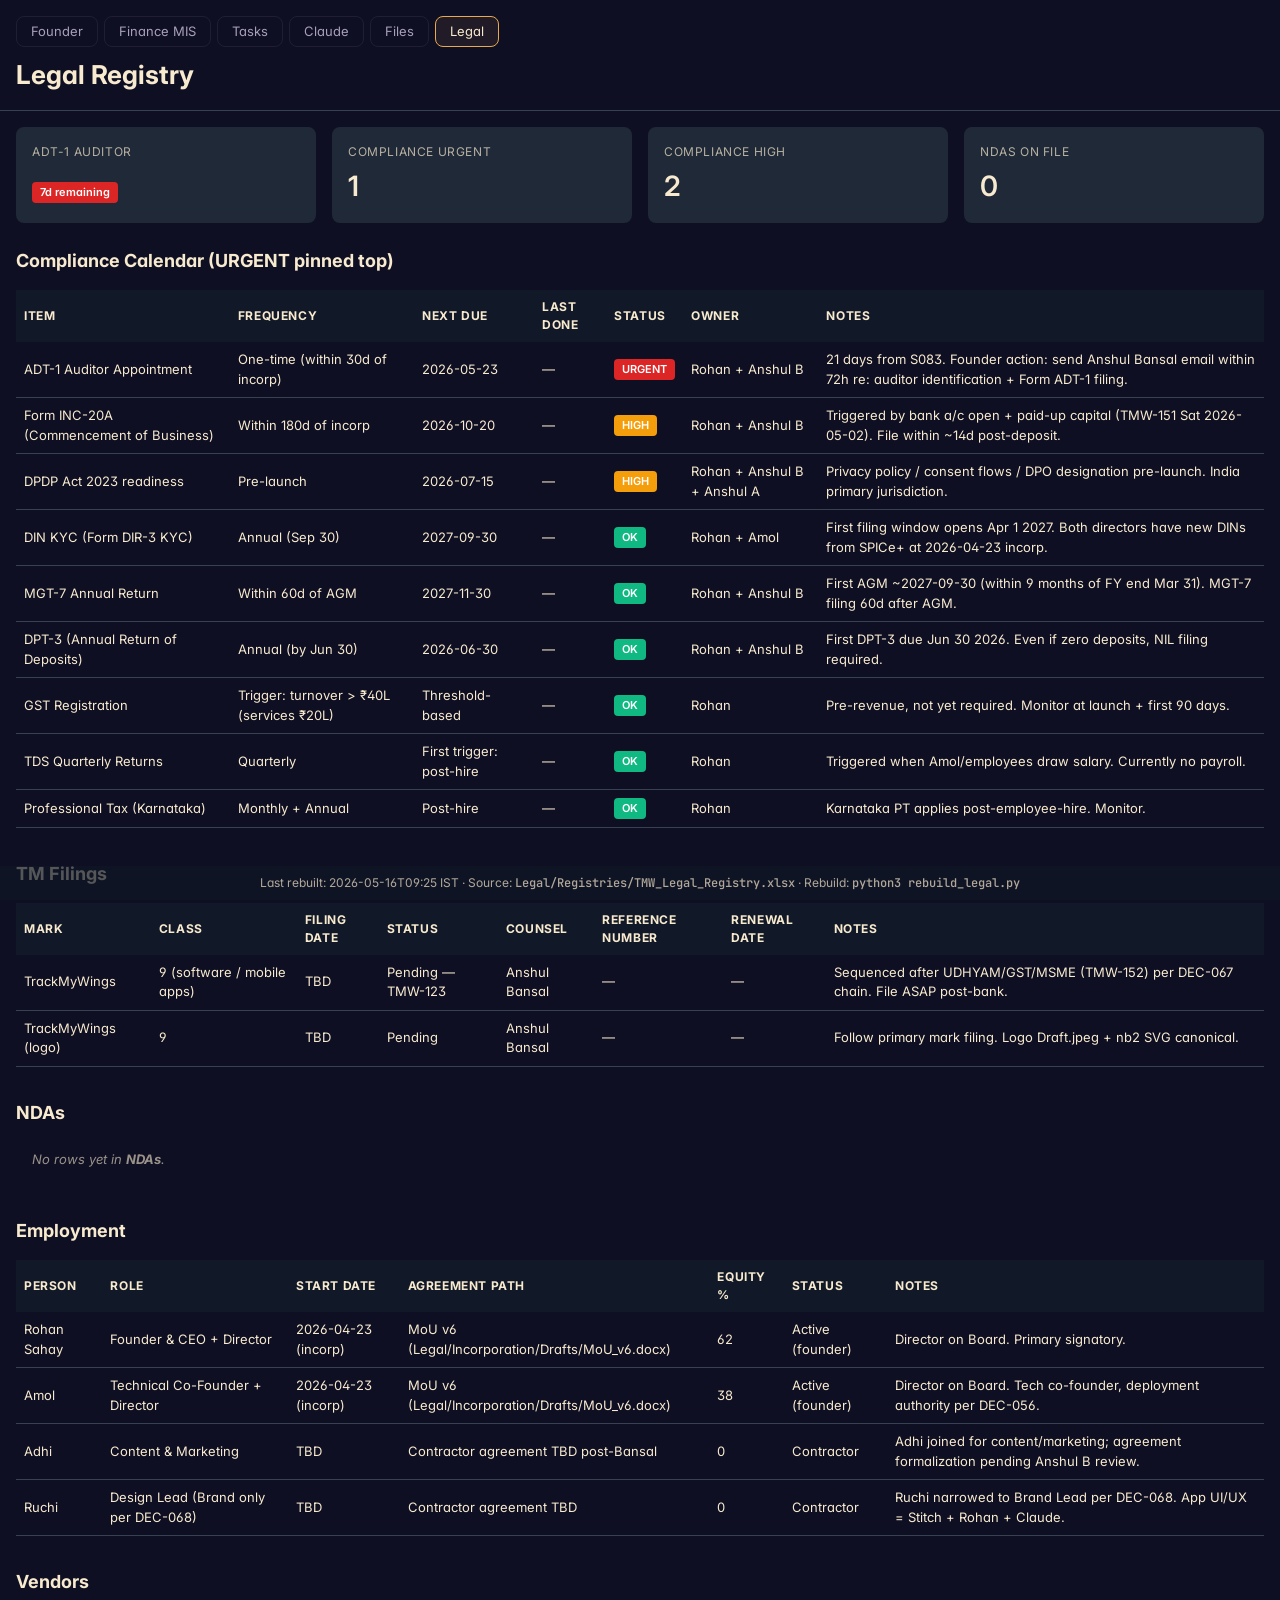
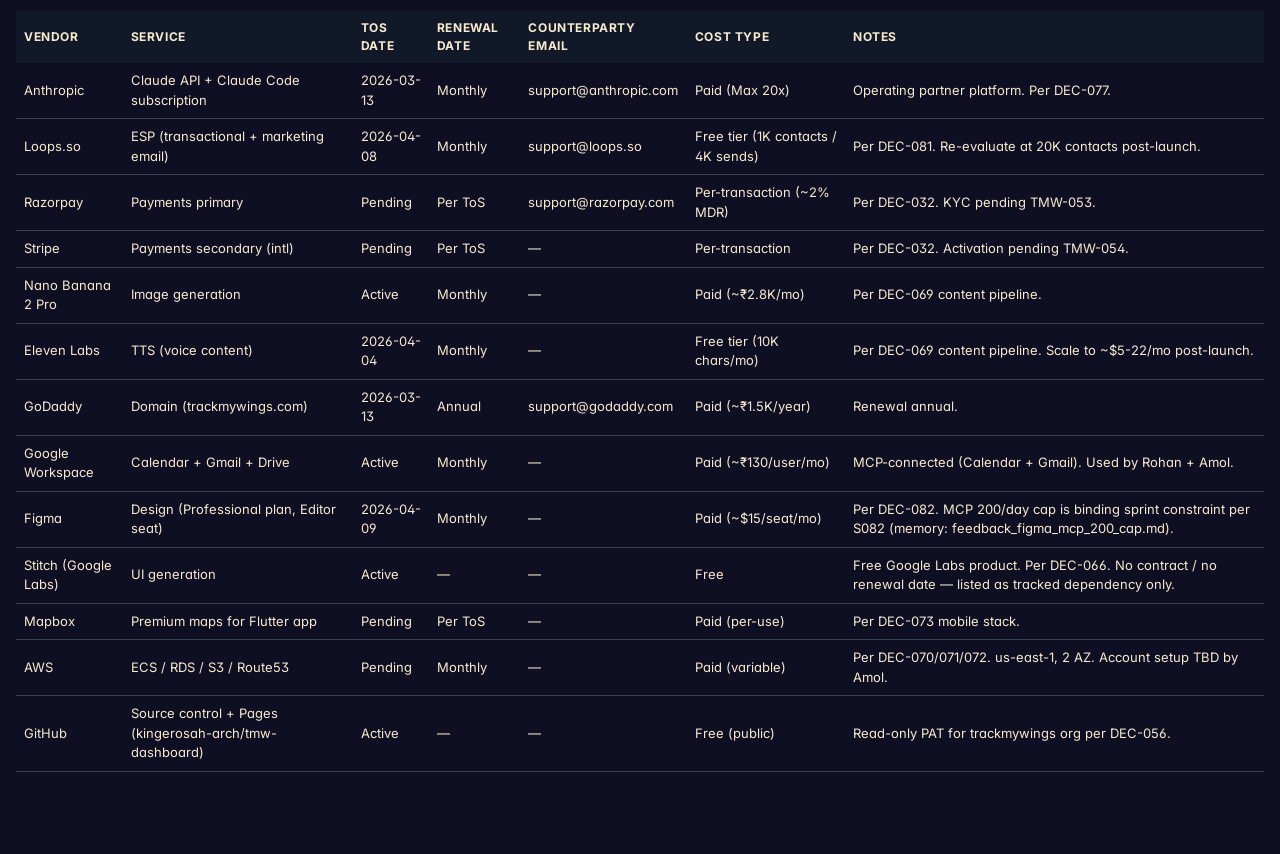
<file: legal.html>
<!DOCTYPE html>
<html lang="en">
<head>
<meta charset="UTF-8">
<meta name="viewport" content="width=device-width, initial-scale=1.0">
<title>TMW Legal · Founder Control Panel</title>
<link rel="stylesheet" href="dashboard-tokens.css">
<link rel="stylesheet" href="dashboard-components.css">
<link rel="icon" href="logo.jpeg">
<style>
  /* Page-specific overrides only — most styling comes from dashboard-components.css partials */
  .metric-row { display: grid; grid-template-columns: repeat(auto-fit, minmax(200px, 1fr)); gap: 16px; margin-bottom: 24px; }
  .metric { padding: 16px; border-radius: 8px; background: var(--surface-1, #1F2937); }
  .metric .label { font-size: 12px; opacity: 0.7; text-transform: uppercase; letter-spacing: 0.05em; }
  .metric .value { font-size: 28px; font-weight: 600; margin-top: 4px; }
  .badge { display: inline-block; padding: 2px 8px; border-radius: 4px; font-size: 11px; font-weight: 600; }
  .badge--urgent { background: #DC2626; color: white; }
  .badge--high { background: #F59E0B; color: white; }
  .badge--ok { background: #10B981; color: white; }
  .badge--default { background: #6B7280; color: white; }
  table.t { width: 100%; border-collapse: collapse; margin: 16px 0; }
  table.t th { background: var(--surface-2, #111827); padding: 8px; text-align: left; font-size: 12px; text-transform: uppercase; letter-spacing: 0.05em; }
  table.t td { padding: 8px; border-bottom: 1px solid var(--border, #374151); font-size: 13px; }
  .empty { padding: 16px; opacity: 0.6; font-style: italic; }
  section { margin-bottom: 32px; }
  h2 { margin: 24px 0 8px; font-size: 18px; }
  .stale-banner { position: sticky; bottom: 0; padding: 8px 16px; background: var(--surface-2, #111827); font-size: 12px; opacity: 0.7; text-align: center; }
</style>
</head>
<body>
<div class="app-shell">
<header class="ds-header" style="padding: 16px; border-bottom: 1px solid var(--border, #374151);">
<nav class="ds-nav">
  <a href="index.html">Founder</a>
  <a href="finance-mis.html">Finance MIS</a>
  <a href="tasks.html">Tasks</a>
  <a href="claude-usage.html">Claude</a>
  <a href="folder-map.html">Files</a>
  <a href="legal.html" class="ds-nav-active">Legal</a>
</nav>
<h1 style="margin: 8px 0 0;">Legal Registry</h1>
</header>

<main style="padding: 16px;">

<div class="metric-row">
  <div class="metric">
    <div class="label">ADT-1 Auditor</div>
    <div class="value"><span class="badge badge--urgent">7d remaining</span></div>
  </div>
  <div class="metric">
    <div class="label">Compliance URGENT</div>
    <div class="value">1</div>
  </div>
  <div class="metric">
    <div class="label">Compliance HIGH</div>
    <div class="value">2</div>
  </div>
  <div class="metric">
    <div class="label">NDAs on file</div>
    <div class="value">0</div>
  </div>
</div>

<section>
<h2>Compliance Calendar (URGENT pinned top)</h2>
<table class="t"><thead><tr><th>Item</th><th>Frequency</th><th>Next Due</th><th>Last Done</th><th>Status</th><th>Owner</th><th>Notes</th></tr></thead><tbody><tr><td>ADT-1 Auditor Appointment</td><td>One-time (within 30d of incorp)</td><td>2026-05-23</td><td>—</td><td><span class="badge badge--urgent">URGENT</span></td><td>Rohan + Anshul B</td><td>21 days from S083. Founder action: send Anshul Bansal email within 72h re: auditor identification + Form ADT-1 filing.</td></tr><tr><td>Form INC-20A (Commencement of Business)</td><td>Within 180d of incorp</td><td>2026-10-20</td><td>—</td><td><span class="badge badge--high">HIGH</span></td><td>Rohan + Anshul B</td><td>Triggered by bank a/c open + paid-up capital (TMW-151 Sat 2026-05-02). File within ~14d post-deposit.</td></tr><tr><td>DPDP Act 2023 readiness</td><td>Pre-launch</td><td>2026-07-15</td><td>—</td><td><span class="badge badge--high">HIGH</span></td><td>Rohan + Anshul B + Anshul A</td><td>Privacy policy / consent flows / DPO designation pre-launch. India primary jurisdiction.</td></tr><tr><td>DIN KYC (Form DIR-3 KYC)</td><td>Annual (Sep 30)</td><td>2027-09-30</td><td>—</td><td><span class="badge badge--ok">OK</span></td><td>Rohan + Amol</td><td>First filing window opens Apr 1 2027. Both directors have new DINs from SPICe+ at 2026-04-23 incorp.</td></tr><tr><td>MGT-7 Annual Return</td><td>Within 60d of AGM</td><td>2027-11-30</td><td>—</td><td><span class="badge badge--ok">OK</span></td><td>Rohan + Anshul B</td><td>First AGM ~2027-09-30 (within 9 months of FY end Mar 31). MGT-7 filing 60d after AGM.</td></tr><tr><td>DPT-3 (Annual Return of Deposits)</td><td>Annual (by Jun 30)</td><td>2026-06-30</td><td>—</td><td><span class="badge badge--ok">OK</span></td><td>Rohan + Anshul B</td><td>First DPT-3 due Jun 30 2026. Even if zero deposits, NIL filing required.</td></tr><tr><td>GST Registration</td><td>Trigger: turnover > ₹40L (services ₹20L)</td><td>Threshold-based</td><td>—</td><td><span class="badge badge--ok">OK</span></td><td>Rohan</td><td>Pre-revenue, not yet required. Monitor at launch + first 90 days.</td></tr><tr><td>TDS Quarterly Returns</td><td>Quarterly</td><td>First trigger: post-hire</td><td>—</td><td><span class="badge badge--ok">OK</span></td><td>Rohan</td><td>Triggered when Amol/employees draw salary. Currently no payroll.</td></tr><tr><td>Professional Tax (Karnataka)</td><td>Monthly + Annual</td><td>Post-hire</td><td>—</td><td><span class="badge badge--ok">OK</span></td><td>Rohan</td><td>Karnataka PT applies post-employee-hire. Monitor.</td></tr></tbody></table>
</section>

<section>
<h2>TM Filings</h2>
<table class="t"><thead><tr><th>Mark</th><th>Class</th><th>Filing Date</th><th>Status</th><th>Counsel</th><th>Reference Number</th><th>Renewal Date</th><th>Notes</th></tr></thead><tbody><tr><td>TrackMyWings</td><td>9 (software / mobile apps)</td><td>TBD</td><td>Pending — TMW-123</td><td>Anshul Bansal</td><td>—</td><td>—</td><td>Sequenced after UDHYAM/GST/MSME (TMW-152) per DEC-067 chain. File ASAP post-bank.</td></tr><tr><td>TrackMyWings (logo)</td><td>9</td><td>TBD</td><td>Pending</td><td>Anshul Bansal</td><td>—</td><td>—</td><td>Follow primary mark filing. Logo Draft.jpeg + nb2 SVG canonical.</td></tr></tbody></table>
</section>

<section>
<h2>NDAs</h2>
<div class="empty">No rows yet in <strong>NDAs</strong>.</div>
</section>

<section>
<h2>Employment</h2>
<table class="t"><thead><tr><th>Person</th><th>Role</th><th>Start Date</th><th>Agreement Path</th><th>Equity %</th><th>Status</th><th>Notes</th></tr></thead><tbody><tr><td>Rohan Sahay</td><td>Founder & CEO + Director</td><td>2026-04-23 (incorp)</td><td>MoU v6 (Legal/Incorporation/Drafts/MoU_v6.docx)</td><td>62</td><td>Active (founder)</td><td>Director on Board. Primary signatory.</td></tr><tr><td>Amol</td><td>Technical Co-Founder + Director</td><td>2026-04-23 (incorp)</td><td>MoU v6 (Legal/Incorporation/Drafts/MoU_v6.docx)</td><td>38</td><td>Active (founder)</td><td>Director on Board. Tech co-founder, deployment authority per DEC-056.</td></tr><tr><td>Adhi</td><td>Content & Marketing</td><td>TBD</td><td>Contractor agreement TBD post-Bansal</td><td>0</td><td>Contractor</td><td>Adhi joined for content/marketing; agreement formalization pending Anshul B review.</td></tr><tr><td>Ruchi</td><td>Design Lead (Brand only per DEC-068)</td><td>TBD</td><td>Contractor agreement TBD</td><td>0</td><td>Contractor</td><td>Ruchi narrowed to Brand Lead per DEC-068. App UI/UX = Stitch + Rohan + Claude.</td></tr></tbody></table>
</section>

<section>
<h2>Vendors</h2>
<table class="t"><thead><tr><th>Vendor</th><th>Service</th><th>ToS Date</th><th>Renewal Date</th><th>Counterparty Email</th><th>Cost Type</th><th>Notes</th></tr></thead><tbody><tr><td>Anthropic</td><td>Claude API + Claude Code subscription</td><td>2026-03-13</td><td>Monthly</td><td>support@anthropic.com</td><td>Paid (Max 20x)</td><td>Operating partner platform. Per DEC-077.</td></tr><tr><td>Loops.so</td><td>ESP (transactional + marketing email)</td><td>2026-04-08</td><td>Monthly</td><td>support@loops.so</td><td>Free tier (1K contacts / 4K sends)</td><td>Per DEC-081. Re-evaluate at 20K contacts post-launch.</td></tr><tr><td>Razorpay</td><td>Payments primary</td><td>Pending</td><td>Per ToS</td><td>support@razorpay.com</td><td>Per-transaction (~2% MDR)</td><td>Per DEC-032. KYC pending TMW-053.</td></tr><tr><td>Stripe</td><td>Payments secondary (intl)</td><td>Pending</td><td>Per ToS</td><td>—</td><td>Per-transaction</td><td>Per DEC-032. Activation pending TMW-054.</td></tr><tr><td>Nano Banana 2 Pro</td><td>Image generation</td><td>Active</td><td>Monthly</td><td>—</td><td>Paid (~₹2.8K/mo)</td><td>Per DEC-069 content pipeline.</td></tr><tr><td>Eleven Labs</td><td>TTS (voice content)</td><td>2026-04-04</td><td>Monthly</td><td>—</td><td>Free tier (10K chars/mo)</td><td>Per DEC-069 content pipeline. Scale to ~$5-22/mo post-launch.</td></tr><tr><td>GoDaddy</td><td>Domain (trackmywings.com)</td><td>2026-03-13</td><td>Annual</td><td>support@godaddy.com</td><td>Paid (~₹1.5K/year)</td><td>Renewal annual.</td></tr><tr><td>Google Workspace</td><td>Calendar + Gmail + Drive</td><td>Active</td><td>Monthly</td><td>—</td><td>Paid (~₹130/user/mo)</td><td>MCP-connected (Calendar + Gmail). Used by Rohan + Amol.</td></tr><tr><td>Figma</td><td>Design (Professional plan, Editor seat)</td><td>2026-04-09</td><td>Monthly</td><td>—</td><td>Paid (~$15/seat/mo)</td><td>Per DEC-082. MCP 200/day cap is binding sprint constraint per S082 (memory: feedback_figma_mcp_200_cap.md).</td></tr><tr><td>Stitch (Google Labs)</td><td>UI generation</td><td>Active</td><td>—</td><td>—</td><td>Free</td><td>Free Google Labs product. Per DEC-066. No contract / no renewal date — listed as tracked dependency only.</td></tr><tr><td>Mapbox</td><td>Premium maps for Flutter app</td><td>Pending</td><td>Per ToS</td><td>—</td><td>Paid (per-use)</td><td>Per DEC-073 mobile stack.</td></tr><tr><td>AWS</td><td>ECS / RDS / S3 / Route53</td><td>Pending</td><td>Monthly</td><td>—</td><td>Paid (variable)</td><td>Per DEC-070/071/072. us-east-1, 2 AZ. Account setup TBD by Amol.</td></tr><tr><td>GitHub</td><td>Source control + Pages (kingerosah-arch/tmw-dashboard)</td><td>Active</td><td>—</td><td>—</td><td>Free (public)</td><td>Read-only PAT for trackmywings org per DEC-056.</td></tr></tbody></table>
</section>

</main>

<div class="stale-banner">
Last rebuilt: 2026-05-16T09:25 IST · Source: <code>Legal/Registries/TMW_Legal_Registry.xlsx</code> · Rebuild: <code>python3 rebuild_legal.py</code>
</div>

</div>
</body>
</html>
</file>
<file: dashboard-tokens.css>
/* ============================================================
 * TrackMyWings Internal Dashboards — Design Tokens
 * Source of truth: Operations/Internal Dashboards/Design System/DESIGN.md
 * Edit this file to change tokens system-wide. All five dashboards
 * link to this CSS, so changes propagate immediately on next deploy.
 * ============================================================ */

@import url('https://fonts.googleapis.com/css2?family=Inter:wght@400;500;600;700&family=JetBrains+Mono:wght@500;600&display=swap');

:root {
  /* --- Surface neutrals (tinted toward brand axis, never pure black/white) --- */
  --bg-base:        oklch(18% 0.04 280);
  --bg-elev:        oklch(22% 0.05 285);
  --bg-card:        oklch(20% 0.04 282);
  --line:           oklch(35% 0.04 300 / 0.40);
  --line-soft:      oklch(35% 0.04 300 / 0.18);

  /* --- Ink (Lamp Cream / Twilight / Slate) --- */
  --ink-hi:         oklch(94% 0.04 85);
  --ink-mid:        oklch(72% 0.04 300);
  --ink-low:        oklch(55% 0.04 295);

  /* --- Signal Gold (PRIMARY accent, ≤10% of pixels per Signal Gold Rule) --- */
  --gold:           oklch(78% 0.13 75);
  --gold-tint:      oklch(78% 0.13 75 / 0.15);
  --gold-tint-soft: oklch(78% 0.13 75 / 0.08);

  /* --- Brand Plum (SECONDARY) and Rose (TERTIARY) --- */
  --plum:           oklch(75% 0.06 320);
  --plum-tint:      oklch(75% 0.06 320 / 0.18);
  --rose:           oklch(70% 0.10 350);
  --rose-tint:      oklch(70% 0.10 350 / 0.18);

  /* --- Functional --- */
  --warn:           oklch(70% 0.18 50);
  --warn-tint:      oklch(70% 0.18 50 / 0.15);
  --danger:         oklch(62% 0.22 25);
  --danger-tint:    oklch(62% 0.22 25 / 0.12);

  /* --- Modal scrim (the only allowed blur-adjacent effect) --- */
  --scrim:          oklch(15% 0.04 280 / 0.78);

  /* --- Spacing scale (vary for rhythm; never uniform) --- */
  --sp-xs:    6px;
  --sp-sm:   10px;
  --sp-md:   14px;
  --sp-lg:   22px;
  --sp-xl:   28px;
  --sp-xxl:  36px;
  --sp-xxxl: 48px;

  /* --- Radius --- */
  --r-pill: 999px;
  --r-xs:    4px;
  --r-sm:    6px;
  --r-md:    8px;
  --r-lg:   12px;
  --r-xl:   14px;

  /* --- Motion (ease-out-quart, no bounce) --- */
  --ease:   cubic-bezier(0.215, 0.61, 0.355, 1);
  --t-fast: 150ms;
  --t-mid:  200ms;
  --t-slow: 400ms;
}

/* --- Reset --- */
*, *::before, *::after { box-sizing: border-box; margin: 0; padding: 0; }
html, body { background: var(--bg-base); }

body {
  font-family: 'Inter', -apple-system, BlinkMacSystemFont, 'Segoe UI', Roboto, sans-serif;
  color: var(--ink-hi);
  font-size: 13px;
  font-weight: 400;
  line-height: 1.5;
  font-feature-settings: 'cv11', 'ss01';
  min-height: 100vh;
  -webkit-font-smoothing: antialiased;
}

/* --- Tabular numerics (Tabular-Numeric Rule, no exceptions) --- */
.num, .ds-num, td.num, th.num,
.ds-metric-val, .ds-metric-lead-val,
.ds-stat-val, .ds-tool-count, .ds-tool-rank,
code, .ds-mono, time {
  font-variant-numeric: tabular-nums;
}

code, .ds-mono {
  font-family: 'JetBrains Mono', ui-monospace, SFMono-Regular, monospace;
  font-size: 12px;
  font-weight: 500;
}

/* --- Type scale utility classes --- */
.ds-display     { font-size: 32px; font-weight: 700; line-height: 1.1;  letter-spacing: -0.02em; }
.ds-headline    { font-size: 20px; font-weight: 600; line-height: 1.25; letter-spacing: -0.01em; }
.ds-body-strong { font-size: 13px; font-weight: 500; line-height: 1.5; }
.ds-body        { font-size: 13px; font-weight: 400; line-height: 1.5; }
.ds-label       { font-size: 11px;  font-weight: 600; letter-spacing: 0.08em; text-transform: uppercase; line-height: 1.3; }
.ds-micro       { font-size: 10.5px; font-weight: 600; letter-spacing: 0.1em;  text-transform: uppercase; line-height: 1.3; }

/* --- Focus rings (WCAG AA, replaces outline:none antipattern) --- */
:focus-visible { outline: 2px solid var(--gold); outline-offset: 2px; }
:focus:not(:focus-visible) { outline: none; }

/* --- Reduced motion --- */
@media (prefers-reduced-motion: reduce) {
  *, *::before, *::after {
    animation-duration: 0.01ms !important;
    animation-iteration-count: 1 !important;
    transition-duration: 0.01ms !important;
    scroll-behavior: auto !important;
  }
}

/* --- Selection --- */
::selection { background: var(--gold-tint); color: var(--ink-hi); }

/* ============================================================
 * Mobile baseline (≤ 700px = tablet portrait, ≤ 480px = phone)
 * Added S081 Phase 7+ per Rohan: dashboards must be usable on phone.
 * ============================================================ */
@media (max-width: 700px) {
  body { font-size: 12.5px; }
  .ds-display { font-size: 24px; letter-spacing: -0.015em; }
  .ds-headline { font-size: 17px; }
  .ds-label { font-size: 10.5px; letter-spacing: 0.06em; }
}

@media (max-width: 480px) {
  body { font-size: 12.5px; }
  .ds-display { font-size: 22px; }
}

/* Phone-only horizontal scroll wrapper for any table that won't fit.
   Pages that wrap a <table> in <div class="ds-frame ds-frame-flush"> get
   horizontal-only scrolling automatically below 700px. */
@media (max-width: 700px) {
  .ds-frame.ds-frame-flush {
    overflow-x: auto;
    -webkit-overflow-scrolling: touch;
  }
}
</file>
<file: dashboard-components.css>
/* ============================================================
 * TrackMyWings Internal Dashboards — Component Library
 * Concatenated from 12 partials in /components/
 * Built: 2026-04-30T02:29:14
 * Edit individual partials, then re-run build_dashboard_assets.py.
 * ============================================================ */

/* === Component: App Shell ============================================
 * Page-level wrap, top bar, nav, meta footer.
 * Used by every dashboard.
 * =================================================================== */

.ds-wrap {
  max-width: 1320px;
  margin: 0 auto;
  padding: var(--sp-xl) var(--sp-xl) var(--sp-xxxl);
}

@media (max-width: 700px) {
  .ds-wrap { padding: var(--sp-lg) var(--sp-md) var(--sp-xxl); }
}

/* --- Top bar --- */
.ds-top {
  display: flex;
  justify-content: space-between;
  align-items: flex-end;
  gap: var(--sp-lg);
  padding-bottom: var(--sp-lg);
  border-bottom: 1px solid var(--line);
  margin-bottom: var(--sp-xxl);
}

.ds-top-brand { display: flex; align-items: center; gap: var(--sp-md); }

.ds-top-logo {
  width: 40px;
  height: 40px;
  border-radius: var(--r-md);
  object-fit: cover;
  border: 1px solid var(--line-soft);
  background: var(--bg-card);
}

.ds-top h1 { /* uses .ds-display via class composition */ }
.ds-top .ds-lede { color: var(--ink-mid); font-size: 13px; margin-top: var(--sp-xs); }

/* --- Nav (cross-dashboard) --- */
.ds-nav { display: flex; gap: var(--sp-xs); flex-wrap: wrap; }

.ds-nav a, .ds-nav button {
  background: transparent;
  color: var(--ink-mid);
  border: 1px solid var(--line);
  padding: 8px 14px;
  border-radius: var(--r-md);
  font-size: 13px;
  cursor: pointer;
  text-decoration: none;
  font-family: inherit;
  font-weight: 400;
  line-height: 1;
  transition: color var(--t-fast) var(--ease), border-color var(--t-fast) var(--ease);
  display: inline-flex;
  align-items: center;
  gap: 6px;
  white-space: nowrap;
}

.ds-nav a:hover, .ds-nav button:hover { color: var(--gold); border-color: var(--gold); }
.ds-nav a.ds-nav-active { color: var(--ink-hi); border-color: var(--gold); background: var(--gold-tint-soft); }

/* --- Meta footer --- */
.ds-meta {
  margin-top: var(--sp-xl);
  font-size: 11px;
  color: var(--ink-low);
  display: flex;
  gap: var(--sp-lg);
  flex-wrap: wrap;
}

@media (max-width: 700px) {
  .ds-top { flex-direction: column; align-items: flex-start; }
  .ds-nav { width: 100%; }
}

/* --- Phone-tighter chrome --- */
@media (max-width: 480px) {
  .ds-wrap { padding: var(--sp-md) var(--sp-sm) var(--sp-xl); }
  .ds-top { padding-bottom: var(--sp-md); margin-bottom: var(--sp-lg); gap: var(--sp-md); }
  .ds-top-logo { width: 32px; height: 32px; }
  .ds-top .ds-lede { font-size: 12px; }
  .ds-nav { gap: 4px; }
  .ds-nav a, .ds-nav button { padding: 6px 10px; font-size: 12px; }
  .ds-meta { gap: var(--sp-md); font-size: 10.5px; }
}

/* === Component: Buttons =============================================
 * Primary (gold solid) and Ghost (border-only).
 * Hover via color/border shifts only. No transforms, no shadows.
 * =================================================================== */

.ds-btn-primary {
  background: var(--gold);
  color: var(--bg-base);
  border: none;
  border-radius: var(--r-md);
  padding: 12px 18px;
  font-family: inherit;
  font-size: 13px;
  font-weight: 600;
  line-height: 1;
  letter-spacing: 0.005em;
  cursor: pointer;
  transition: filter var(--t-fast) var(--ease);
}
.ds-btn-primary:hover { filter: brightness(1.06); }
.ds-btn-primary:active { filter: brightness(0.96); }
.ds-btn-primary:disabled { opacity: 0.5; cursor: not-allowed; }

.ds-btn-ghost {
  background: transparent;
  color: var(--ink-mid);
  border: 1px solid var(--line);
  border-radius: var(--r-md);
  padding: 8px 14px;
  font-family: inherit;
  font-size: 13px;
  font-weight: 400;
  line-height: 1;
  cursor: pointer;
  transition: color var(--t-fast) var(--ease), border-color var(--t-fast) var(--ease);
}
.ds-btn-ghost:hover { color: var(--gold); border-color: var(--gold); }

/* === Component: Metric Tile + Asymmetric Grid ======================
 * The signature primitive. Lead variant for the single most important
 * number per page (one per page maximum).
 * =================================================================== */

/* --- Asymmetric grid (1.6fr lead + N×1fr secondary) --- */
.ds-metrics {
  display: grid;
  grid-template-columns: 1.6fr 1fr 1fr 1fr;
  gap: var(--sp-md);
  margin-bottom: var(--sp-xxl);
}
.ds-metrics-3 { grid-template-columns: 1.6fr 1fr 1fr; }
.ds-metrics-5 { grid-template-columns: 1.6fr 1fr 1fr 1fr 1fr; }

@media (max-width: 900px) {
  .ds-metrics, .ds-metrics-3, .ds-metrics-5 { grid-template-columns: 1fr 1fr; }
}
@media (max-width: 480px) {
  .ds-metrics, .ds-metrics-3, .ds-metrics-5 { grid-template-columns: 1fr; }
}

/* --- Metric tile --- */
.ds-metric {
  background: var(--bg-card);
  border: 1px solid var(--line-soft);
  border-radius: var(--r-lg);
  padding: var(--sp-lg) var(--sp-xl);
  color: var(--ink-hi);
  display: flex;
  flex-direction: column;
}

.ds-metric-lead {
  background: linear-gradient(140deg, var(--bg-card) 0%, var(--bg-elev) 100%);
  border-color: var(--line);
}

.ds-metric-lbl {
  color: var(--ink-low);
  font-size: 11px;
  font-weight: 600;
  letter-spacing: 0.08em;
  text-transform: uppercase;
}

.ds-metric-val {
  font-size: 30px;
  font-weight: 700;
  letter-spacing: -0.025em;
  line-height: 1;
  margin-top: var(--sp-md);
  font-variant-numeric: tabular-nums;
  color: var(--ink-hi);
}

.ds-metric-lead .ds-metric-val { font-size: 40px; }

.ds-metric-sub {
  color: var(--ink-mid);
  font-size: 12px;
  line-height: 1.45;
  margin-top: var(--sp-xs);
}

/* --- Tone variants for state-coded tiles --- */
.ds-metric.tone-warn { border-color: var(--warn); }
.ds-metric.tone-warn .ds-metric-val { color: var(--warn); }
.ds-metric.tone-danger { border-color: var(--danger); background: var(--danger-tint); }
.ds-metric.tone-danger .ds-metric-val { color: var(--danger); }
.ds-metric.tone-gold .ds-metric-val { color: var(--gold); }

/* --- Phone-only smaller metric values + tighter padding --- */
@media (max-width: 700px) {
  .ds-metric { padding: var(--sp-md) var(--sp-md); }
  .ds-metric-val { font-size: 24px; margin-top: var(--sp-sm); }
  .ds-metric-lead .ds-metric-val { font-size: 30px; }
  .ds-metric-sub { font-size: 11px; }
}
@media (max-width: 480px) {
  .ds-metric { padding: var(--sp-sm) var(--sp-md); }
  .ds-metric-val { font-size: 22px; }
  .ds-metric-lead .ds-metric-val { font-size: 26px; }
  .ds-metrics { gap: var(--sp-sm); margin-bottom: var(--sp-xl); }
}

/* === Component: Section Head + Chart Frame =========================
 * Section heads sit directly on the page (no card wrapping).
 * Chart frames wrap content where containment helps readability.
 * =================================================================== */

.ds-section { margin-bottom: var(--sp-xxxl); }

.ds-section-head {
  display: flex;
  justify-content: space-between;
  align-items: baseline;
  gap: var(--sp-md);
  margin-bottom: var(--sp-md);
}

.ds-section-title {
  font-size: 13px;
  font-weight: 600;
  letter-spacing: 0.08em;
  color: var(--ink-mid);
  text-transform: uppercase;
}

.ds-section-aside {
  font-size: 12px;
  color: var(--ink-low);
  font-variant-numeric: tabular-nums;
}

.ds-frame {
  background: var(--bg-card);
  border: 1px solid var(--line-soft);
  border-radius: var(--r-lg);
  padding: var(--sp-lg);
}

.ds-frame.ds-frame-flush { padding: 0; }

.ds-cols-2 {
  display: grid;
  grid-template-columns: 1fr 1fr;
  gap: var(--sp-lg);
}
.ds-cols-3 {
  display: grid;
  grid-template-columns: 2fr 1fr 1fr;
  gap: var(--sp-lg);
}

@media (max-width: 900px) {
  .ds-cols-2, .ds-cols-3 { grid-template-columns: 1fr; }
}

canvas { max-height: 320px; }

/* --- Phone-only tighter sections + smaller chart heights --- */
@media (max-width: 700px) {
  .ds-section { margin-bottom: var(--sp-xxl); }
  .ds-frame { padding: var(--sp-md); }
  canvas { max-height: 240px; }
  .ds-section-head { gap: var(--sp-sm); flex-wrap: wrap; }
}
@media (max-width: 480px) {
  .ds-section { margin-bottom: var(--sp-xl); }
  canvas { max-height: 220px; }
}

/* === Component: Sortable Table =====================================
 * Dense data row. Body Strong text, tabular numerics, soft dividers.
 * Hover lifts row to bg-elev. No transforms, no shadows.
 * =================================================================== */

.ds-table {
  width: 100%;
  border-collapse: collapse;
  font-family: inherit;
  color: var(--ink-hi);
}

.ds-table thead th {
  text-align: left;
  padding: 12px 14px;
  font-size: 10.5px;
  font-weight: 600;
  letter-spacing: 0.1em;
  text-transform: uppercase;
  color: var(--ink-low);
  border-bottom: 1px solid var(--line);
  background: transparent;
  white-space: nowrap;
}

.ds-table thead th.sortable {
  cursor: pointer;
  user-select: none;
  transition: color var(--t-fast) var(--ease);
}
.ds-table thead th.sortable:hover,
.ds-table thead th.sortable.active { color: var(--gold); }

.ds-table tbody td {
  padding: 12px 14px;
  font-size: 13px;
  font-weight: 500;
  line-height: 1.5;
  border-bottom: 1px solid var(--line-soft);
  vertical-align: middle;
}

.ds-table tbody tr:last-child td { border-bottom: none; }

.ds-table tbody tr.clickable {
  cursor: pointer;
  transition: background var(--t-mid) var(--ease);
}
.ds-table tbody tr.clickable:hover td { background: var(--bg-elev); }

.ds-table .num,
.ds-table .ds-num,
.ds-table th.num,
.ds-table td.num {
  text-align: right;
  font-variant-numeric: tabular-nums;
}

/* --- Row state: replaces the forbidden side-stripe pattern.
 *     Use full-row background tint + leading icon/badge instead. --- */
.ds-table tr.row-overdue td { background: var(--danger-tint); }
.ds-table tr.row-overdue td:first-child { color: var(--danger); font-weight: 600; }

.ds-table tr.row-due-soon td { background: var(--warn-tint); }
.ds-table tr.row-due-soon td:first-child { color: var(--warn); font-weight: 600; }

.ds-table tr.row-stale td { background: var(--bg-elev); color: var(--ink-mid); }

/* --- Empty state --- */
.ds-table-empty {
  padding: 36px 14px;
  text-align: center;
  color: var(--ink-mid);
  font-size: 13px;
}

/* --- Phone: tighter cells, smaller text, scrollable parent (in tokens.css) --- */
@media (max-width: 700px) {
  .ds-table thead th { padding: 9px 10px; font-size: 9.5px; letter-spacing: 0.07em; }
  .ds-table tbody td { padding: 9px 10px; font-size: 12px; }
  .ds-table .num { font-size: 11.5px; }
}
@media (max-width: 480px) {
  .ds-table thead th { padding: 8px 8px; }
  .ds-table tbody td { padding: 8px 8px; font-size: 11.5px; }
  .ds-table-empty { padding: 24px 10px; }
}

/* === Component: Badge ==============================================
 * Inline metadata pill. Used for model family, dept, status.
 * Color carries semantic role; text is the primary signal.
 * =================================================================== */

.ds-badge {
  display: inline-block;
  padding: 2px 7px;
  border-radius: var(--r-xs);
  font-family: inherit;
  font-size: 10.5px;
  font-weight: 600;
  letter-spacing: 0.04em;
  white-space: nowrap;
  line-height: 1.4;
}

/* --- Model family --- */
.ds-badge-opus   { background: var(--gold-tint); color: var(--gold); }
.ds-badge-sonnet { background: var(--plum-tint); color: var(--plum); }
.ds-badge-haiku  { background: var(--rose-tint); color: var(--rose); }
.ds-badge-other  { background: oklch(55% 0.04 295 / 0.18); color: var(--ink-low); }

/* --- Dept (collapsed from 12-color rainbow to 3 roles per One-Hue-One-Job Rule) --- */
.ds-badge-dept           { background: var(--plum-tint); color: var(--plum); }
.ds-badge-dept-finance   { background: var(--gold-tint); color: var(--gold); }
.ds-badge-dept-legal     { background: var(--danger-tint); color: var(--danger); }
.ds-badge-dept-other     { background: oklch(55% 0.04 295 / 0.18); color: var(--ink-low); }

/* --- Status --- */
.ds-badge-warn   { background: var(--warn-tint); color: var(--warn); }
.ds-badge-danger { background: var(--danger-tint); color: var(--danger); }
.ds-badge-ok     { background: oklch(70% 0.10 140 / 0.18); color: oklch(75% 0.10 140); }

/* --- Priority (replaces side-stripe pattern) --- */
.ds-badge-pri-critical { background: var(--danger-tint); color: var(--danger); }
.ds-badge-pri-high     { background: var(--warn-tint); color: var(--warn); }
.ds-badge-pri-medium   { background: var(--gold-tint); color: var(--gold); }
.ds-badge-pri-low      { background: oklch(55% 0.04 295 / 0.18); color: var(--ink-low); }

/* === Component: Filter Inputs ======================================
 * Text and select fields. Border shifts to gold on focus.
 * No glow, no transform. WCAG-compliant focus ring.
 * =================================================================== */

.ds-filters {
  display: flex;
  gap: var(--sp-sm);
  flex-wrap: wrap;
  margin-bottom: var(--sp-md);
}

.ds-filter {
  background: var(--bg-card);
  color: var(--ink-hi);
  border: 1px solid var(--line);
  border-radius: var(--r-md);
  padding: 9px 13px;
  font-family: inherit;
  font-size: 13px;
  font-weight: 400;
  min-width: 160px;
  transition: border-color var(--t-fast) var(--ease);
  appearance: none;
  -webkit-appearance: none;
  background-image: none;
}

.ds-filter:focus {
  outline: none;
  border-color: var(--gold);
}

.ds-filter::placeholder { color: var(--ink-low); }

.ds-filter-search {
  flex: 1;
  min-width: 200px;
}

/* --- Custom select chevron (no native UA arrow) --- */
select.ds-filter {
  background-image: url("data:image/svg+xml;utf8,<svg xmlns='http://www.w3.org/2000/svg' width='10' height='10' viewBox='0 0 10 10'><path fill='%23978cb5' d='M1 3l4 4 4-4'/></svg>");
  background-repeat: no-repeat;
  background-position: right 12px center;
  padding-right: 32px;
  cursor: pointer;
}

.ds-filter-clear {
  background: transparent;
  color: var(--ink-low);
  border: 1px solid var(--line-soft);
  border-radius: var(--r-md);
  padding: 9px 13px;
  font-size: 12px;
  cursor: pointer;
  transition: color var(--t-fast) var(--ease), border-color var(--t-fast) var(--ease);
}
.ds-filter-clear:hover { color: var(--gold); border-color: var(--gold); }

/* --- Phone: filters stack full-width, no min-width forcing overflow --- */
@media (max-width: 700px) {
  .ds-filters { gap: var(--sp-xs); }
  .ds-filter { min-width: 0; flex: 1 1 calc(50% - var(--sp-xs)); padding: 8px 11px; font-size: 12.5px; }
  .ds-filter-search { flex: 1 1 100%; }
  .ds-filter-clear { padding: 8px 11px; font-size: 12px; }
}
@media (max-width: 480px) {
  .ds-filter { flex: 1 1 100%; }
}

/* === Component: Modal ==============================================
 * Scrim, not lift. Modal sits on the page; backdrop is a flat tint.
 * No backdrop-filter, no box-shadow on the surface.
 * =================================================================== */

.ds-scrim {
  position: fixed;
  inset: 0;
  background: var(--scrim);
  display: none;
  align-items: center;
  justify-content: center;
  padding: 20px;
  z-index: 50;
  animation: ds-scrim-in var(--t-mid) var(--ease);
}
.ds-scrim.show { display: flex; }

@keyframes ds-scrim-in {
  from { opacity: 0; }
  to   { opacity: 1; }
}

.ds-modal {
  position: relative;
  background: var(--bg-elev);
  border: 1px solid var(--line);
  border-radius: var(--r-xl);
  padding: var(--sp-xl) var(--sp-xxl);
  max-width: 720px;
  width: 100%;
  max-height: 86vh;
  overflow-y: auto;
  color: var(--ink-hi);
}

.ds-modal-close {
  position: absolute;
  top: 18px;
  right: 22px;
  background: transparent;
  border: none;
  color: var(--ink-mid);
  font-size: 22px;
  line-height: 1;
  cursor: pointer;
  transition: color var(--t-fast) var(--ease);
  padding: 4px 8px;
}
.ds-modal-close:hover { color: var(--ink-hi); }

.ds-modal-title {
  font-size: 20px;
  font-weight: 600;
  letter-spacing: -0.01em;
  line-height: 1.25;
  margin-bottom: var(--sp-xs);
}

.ds-modal-sub {
  color: var(--ink-mid);
  font-size: 12px;
  margin-bottom: var(--sp-xl);
}

.ds-modal-grid {
  display: grid;
  grid-template-columns: repeat(auto-fit, minmax(140px, 1fr));
  gap: var(--sp-md);
  margin-bottom: var(--sp-xl);
}

.ds-modal-stat {}
.ds-modal-stat .lbl {
  color: var(--ink-low);
  font-size: 10.5px;
  font-weight: 600;
  letter-spacing: 0.08em;
  text-transform: uppercase;
}
.ds-modal-stat .val {
  color: var(--ink-hi);
  font-size: 20px;
  font-weight: 600;
  margin-top: 4px;
  font-variant-numeric: tabular-nums;
  letter-spacing: -0.01em;
}

/* --- Phone: modal padding tighter, full-bleed feel --- */
@media (max-width: 700px) {
  .ds-scrim { padding: var(--sp-sm); }
  .ds-modal { padding: var(--sp-lg); }
  .ds-modal-title { font-size: 17px; }
  .ds-modal-grid { gap: var(--sp-sm); }
  .ds-modal-stat .val { font-size: 17px; }
}

/* === Component: Login Card =========================================
 * First surface every fresh session sees. Logo lockup centerpiece.
 * No glassmorphism, no drop shadow, no transform.
 * =================================================================== */

.ds-login-overlay {
  position: fixed;
  inset: 0;
  background: var(--bg-base);
  display: flex;
  align-items: center;
  justify-content: center;
  padding: 20px;
  z-index: 999;
}

.ds-login-card {
  background: var(--bg-card);
  border: 1px solid var(--line);
  border-radius: var(--r-xl);
  padding: var(--sp-xxl) 40px;
  min-width: 320px;
  max-width: 400px;
  width: 100%;
  text-align: center;
  font-family: inherit;
  color: var(--ink-hi);
}

.ds-login-logo {
  width: 88px;
  height: 88px;
  border-radius: var(--r-lg);
  object-fit: cover;
  margin: 0 auto var(--sp-lg);
  display: block;
  border: 1px solid var(--line-soft);
}

.ds-login-title {
  font-size: 22px;
  font-weight: 600;
  letter-spacing: -0.015em;
  line-height: 1.2;
  color: var(--ink-hi);
  margin-bottom: 6px;
}

.ds-login-sub {
  color: var(--ink-mid);
  font-size: 12px;
  margin-bottom: var(--sp-lg);
}

.ds-login-card .ds-filter {
  width: 100%;
  padding: 12px 14px;
  font-size: 14px;
  text-align: center;
  letter-spacing: 0.05em;
}

.ds-login-card .ds-btn-primary {
  width: 100%;
  margin-top: var(--sp-sm);
  padding: 13px;
  font-size: 14px;
  font-weight: 600;
}

.ds-login-err {
  color: var(--danger);
  font-size: 12px;
  margin-top: var(--sp-sm);
  display: none;
  min-height: 18px;
}
.ds-login-err.show { display: block; }

/* --- Phone: login lockup tightens --- */
@media (max-width: 480px) {
  .ds-login-card { padding: var(--sp-xl) var(--sp-lg); min-width: 280px; }
  .ds-login-logo { width: 64px; height: 64px; margin-bottom: var(--sp-md); }
  .ds-login-title { font-size: 19px; }
  .ds-login-sub { font-size: 11.5px; }
}

/* === Component: Tool Row (Signature Primitive) =====================
 * Ranked list with proportional bar viz. Used for tool leaderboards,
 * top-projects in modals, dept-task counts. Per Signal Gold Rule, only
 * the rank-1 row uses gold for the count; others use ink-hi.
 * =================================================================== */

.ds-tool-list {
  background: var(--bg-card);
  border: 1px solid var(--line-soft);
  border-radius: var(--r-lg);
  padding: 8px 0;
  font-family: inherit;
}

.ds-tool-row {
  display: grid;
  grid-template-columns: 28px 1fr auto;
  align-items: center;
  gap: var(--sp-md);
  padding: 10px var(--sp-lg);
  border-bottom: 1px solid var(--line-soft);
}
.ds-tool-row:last-child { border-bottom: none; }

.ds-tool-rank {
  color: var(--ink-low);
  font-size: 12px;
  font-variant-numeric: tabular-nums;
}

.ds-tool-name {
  color: var(--ink-hi);
  font-size: 14px;
  font-weight: 500;
}

.ds-tool-count {
  color: var(--ink-hi);
  font-size: 13px;
  font-weight: 600;
  font-variant-numeric: tabular-nums;
}

/* Only the rank-1 row gets gold count (Signal Gold Rule) */
.ds-tool-row.rank-1 .ds-tool-count { color: var(--gold); }

.ds-tool-bar {
  grid-column: 2 / 4;
  height: 4px;
  margin-top: 6px;
  background: var(--gold-tint-soft);
  border-radius: 2px;
  position: relative;
  overflow: hidden;
}

.ds-tool-bar i {
  position: absolute;
  left: 0;
  top: 0;
  bottom: 0;
  background: var(--gold);
  border-radius: 2px;
  transition: width var(--t-slow) var(--ease);
}

/* --- Phone: tighter tool rows --- */
@media (max-width: 480px) {
  .ds-tool-row { padding: 9px var(--sp-md); gap: var(--sp-sm); }
  .ds-tool-rank { font-size: 11px; }
  .ds-tool-name { font-size: 13px; }
  .ds-tool-count { font-size: 12px; }
}

/* === Component: Milestone Strip (Hero) =============================
 * 5 major journey wins, horizontal rail with a thin gold path. Logo
 * marks the keystone (incorporation). Designed for motivation at glance.
 * =================================================================== */

.ds-milestones {
  position: relative;
  padding: var(--sp-xl) 0 var(--sp-md);
  overflow-x: auto;
  scrollbar-width: thin;
  scrollbar-color: var(--line) transparent;
}

.ds-milestones::-webkit-scrollbar { height: 6px; }
.ds-milestones::-webkit-scrollbar-track { background: transparent; }
.ds-milestones::-webkit-scrollbar-thumb { background: var(--line); border-radius: 3px; }

.ds-milestone-rail {
  display: grid;
  grid-template-columns: repeat(5, minmax(220px, 1fr));
  gap: 0;
  position: relative;
  min-width: max-content;
  padding-bottom: var(--sp-md);
}

/* The connecting gold path */
.ds-milestone-rail::before {
  content: '';
  position: absolute;
  top: 28px;
  left: 12%;
  right: 12%;
  height: 2px;
  background: linear-gradient(90deg,
    var(--gold-tint) 0%,
    var(--gold) 25%,
    var(--gold) 75%,
    var(--gold-tint) 100%);
  z-index: 0;
}

.ds-milestone {
  position: relative;
  z-index: 1;
  padding: 0 var(--sp-sm);
  text-align: center;
}

.ds-milestone-dot {
  width: 16px;
  height: 16px;
  border-radius: 50%;
  background: var(--bg-base);
  border: 2px solid var(--gold);
  margin: 0 auto var(--sp-sm);
  position: relative;
  z-index: 2;
  transition: transform var(--t-mid) var(--ease);
}

.ds-milestone:hover .ds-milestone-dot { transform: scale(1.15); }

.ds-milestone-dot::after {
  content: '';
  position: absolute;
  inset: 3px;
  border-radius: 50%;
  background: var(--gold);
}

/* Keystone (incorporation) variant — bigger, with logo */
.ds-milestone.keystone .ds-milestone-dot {
  width: 56px;
  height: 56px;
  border-width: 2px;
  margin-top: -20px;
  background: var(--bg-card);
  overflow: hidden;
}
.ds-milestone.keystone .ds-milestone-dot::after { display: none; }
.ds-milestone.keystone .ds-milestone-logo {
  width: 100%;
  height: 100%;
  object-fit: cover;
  display: block;
}

.ds-milestone-date {
  font-size: 10.5px;
  font-weight: 600;
  letter-spacing: 0.1em;
  text-transform: uppercase;
  color: var(--ink-low);
  font-variant-numeric: tabular-nums;
  margin-bottom: 4px;
}

.ds-milestone-title {
  font-size: 13px;
  font-weight: 600;
  color: var(--ink-hi);
  line-height: 1.3;
  margin-bottom: 3px;
}

.ds-milestone.keystone .ds-milestone-title {
  color: var(--gold);
  font-size: 14px;
}

.ds-milestone-note {
  font-size: 11.5px;
  color: var(--ink-mid);
  line-height: 1.4;
}

@media (max-width: 900px) {
  .ds-milestone-rail { grid-template-columns: repeat(5, 200px); }
}

/* --- Phone: milestone rail tightens. Already horizontal-scrolls; just shrink the cards. --- */
@media (max-width: 700px) {
  .ds-milestone-rail { grid-template-columns: repeat(5, 170px); }
  .ds-milestone-title { font-size: 12px; }
  .ds-milestone-note { font-size: 11px; }
}
@media (max-width: 480px) {
  .ds-milestone-rail { grid-template-columns: repeat(5, 150px); }
  .ds-milestone.keystone .ds-milestone-dot { width: 44px; height: 44px; margin-top: -14px; }
  .ds-milestone-date { font-size: 9.5px; }
}

/* === Component: Stale-Data Banner ==================================
 * Fires when the snapshot is older than 150 min (launchd is hourly +90 grace).
 * Catches silent launchd failures.
 * =================================================================== */

.ds-stale {
  display: none;
  background: var(--danger-tint);
  border: 1px solid var(--danger);
  color: var(--ink-hi);
  padding: 12px 18px;
  border-radius: var(--r-lg);
  margin-bottom: var(--sp-lg);
  font-size: 13px;
  line-height: 1.5;
}
.ds-stale.show { display: block; }
.ds-stale b { color: var(--danger); }
.ds-stale code {
  background: var(--bg-base);
  padding: 1px 6px;
  border-radius: var(--r-xs);
  font-size: 11px;
}
</file>
